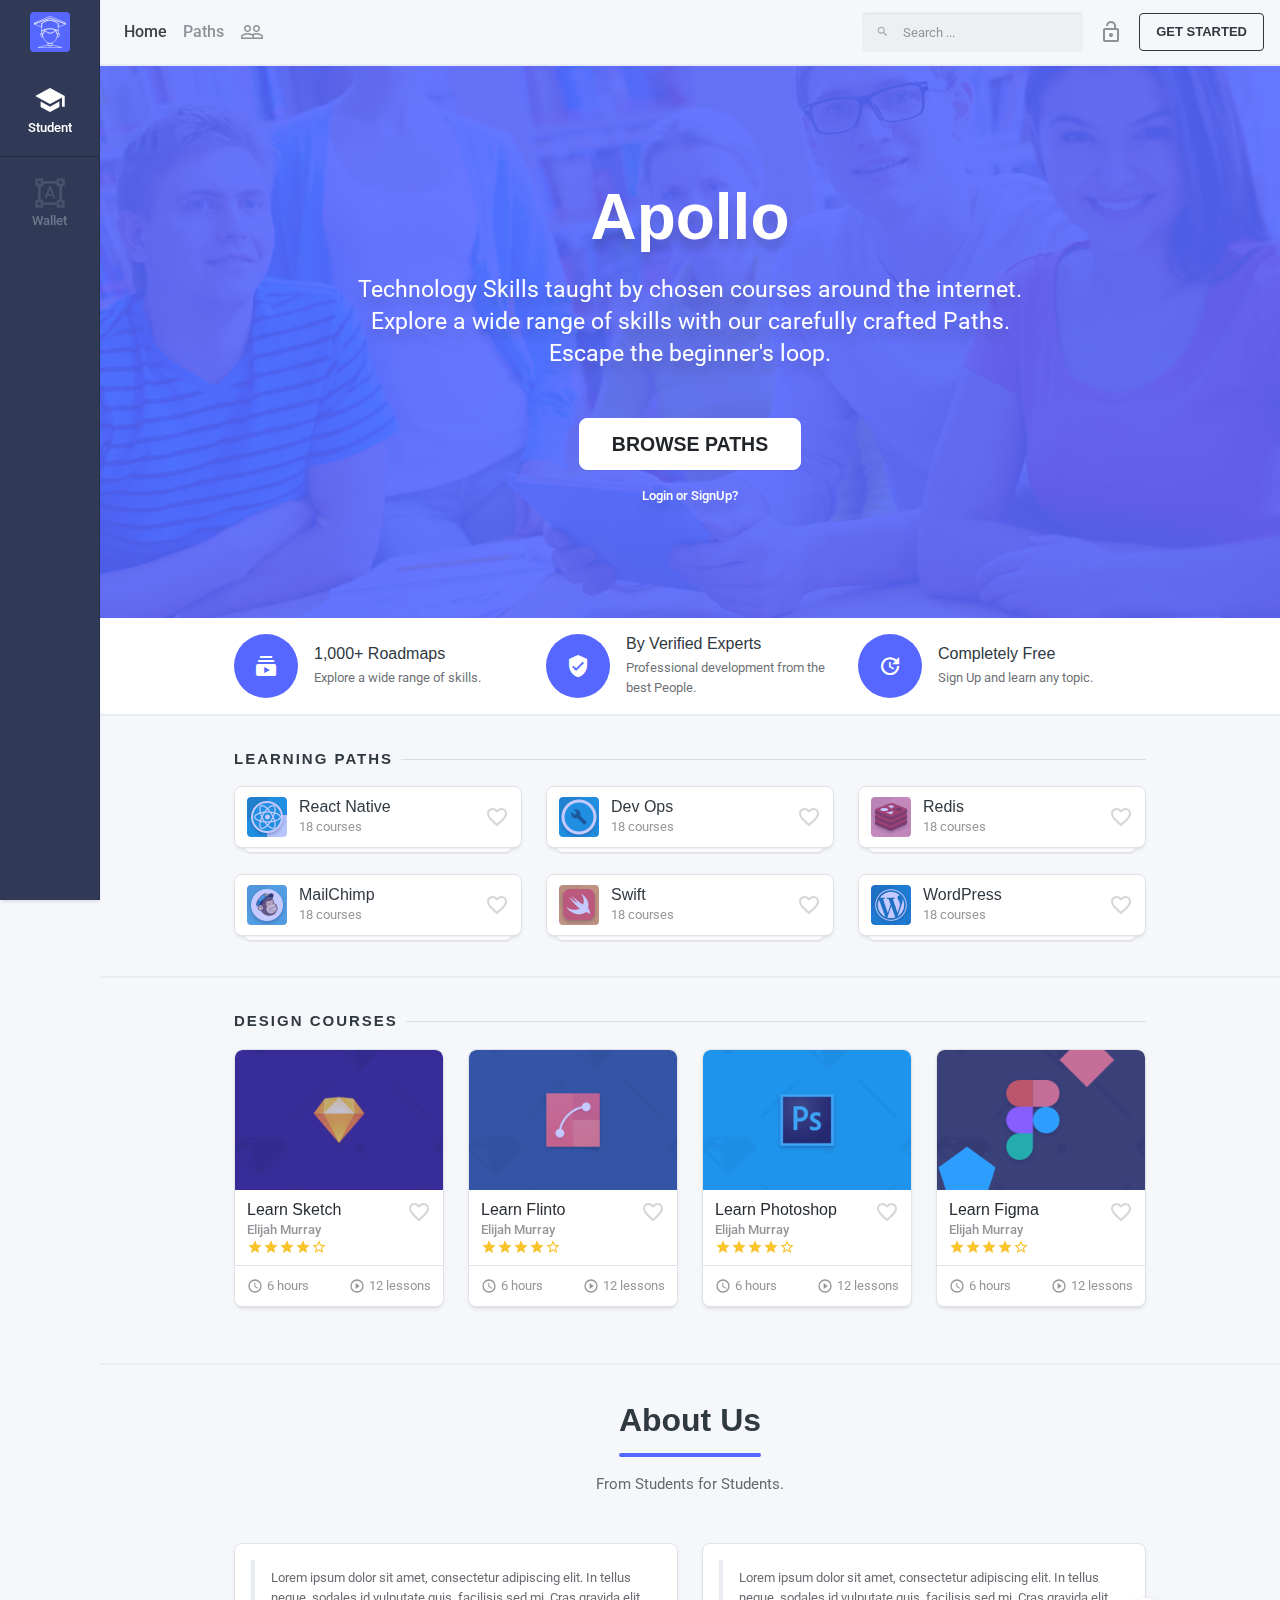
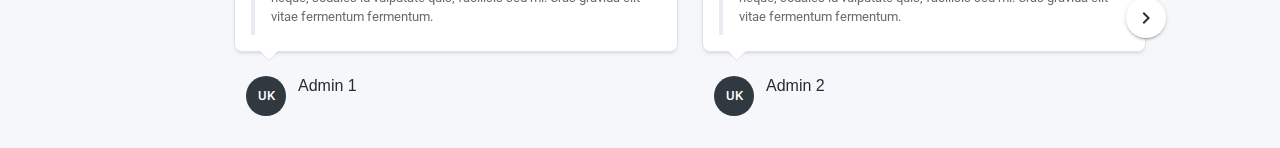
<file: Apollo1-front/Demos/Compact_App_Layout/index.html>
<!DOCTYPE html>
<html lang="en"
      dir="ltr">

    <head>
        <meta charset="utf-8">
        <meta http-equiv="X-UA-Compatible"
              content="IE=edge">
        <meta name="viewport"
              content="width=device-width, initial-scale=1, shrink-to-fit=no">
        <title>Apollo</title>

        <!-- Prevent the demo from appearing in search engines -->
        <meta name="robots"
              content="noindex">

        <link href="https://fonts.googleapis.com/css?family=Lato:400,700%7CRoboto:400,500%7CExo+2:600&display=swap"
              rel="stylesheet">

        <!-- Preloader -->
        <link type="text/css"
              href="../../public/vendor/spinkit.css"
              rel="stylesheet">

        <!-- Perfect Scrollbar -->
        <link type="text/css"
              href="../../public/vendor/perfect-scrollbar.css"
              rel="stylesheet">

        <!-- Material Design Icons -->
        <link type="text/css"
              href="../../public/css/material-icons.css"
              rel="stylesheet">

        <!-- Font Awesome Icons -->
        <link type="text/css"
              href="../../public/css/fontawesome.css"
              rel="stylesheet">

        <!-- Preloader -->
        <link type="text/css"
              href="../../public/css/preloader.css"
              rel="stylesheet">

        <!-- App CSS -->
        <link type="text/css"
              href="../../public/css/app.css"
              rel="stylesheet">

    </head>

    <body class="layout-compact layout-compact">

        <div class="preloader">
            <div class="sk-chase">
                <div class="sk-chase-dot"></div>
                <div class="sk-chase-dot"></div>
                <div class="sk-chase-dot"></div>
                <div class="sk-chase-dot"></div>
                <div class="sk-chase-dot"></div>
                <div class="sk-chase-dot"></div>
            </div>

            <!-- <div class="sk-bounce">
    <div class="sk-bounce-dot"></div>
    <div class="sk-bounce-dot"></div>
  </div> -->

            <!-- More spinner examples at https://github.com/tobiasahlin/SpinKit/blob/master/examples.html -->
        </div>

        <!-- Drawer Layout -->

        <div class="mdk-drawer-layout js-mdk-drawer-layout"
             data-push
             data-responsive-width="992px">
            <div class="mdk-drawer-layout__content page-content">

                <!-- Header -->

                <div class="navbar navbar-expand navbar-light border-bottom-2"
                     id="default-navbar"
                     data-primary>

                    <!-- Navbar toggler -->
                    <button class="navbar-toggler w-auto mr-16pt d-block d-lg-none rounded-0"
                            type="button"
                            data-toggle="sidebar">
                        <span class="material-icons">short_text</span>
                    </button>

                    <!-- Navbar Brand -->
                    <a href="index.html"
                       class="navbar-brand mr-16pt d-lg-none">
                        <!-- <img class="navbar-brand-icon" src="../../public/images/logo/white-100@2x.png" width="30" alt="Luma"> -->

                        <span class="avatar avatar-sm navbar-brand-icon mr-0 mr-lg-8pt">

                            <span class="avatar-title rounded bg-primary"><img src="../../public/images/illustration/student/128/white.svg"
                                     alt="logo"
                                     class="img-fluid" /></span>

                        </span>

                        <span class="d-none d-lg-block">Luma</span>
                    </a>

                    <ul class="nav navbar-nav d-none d-sm-flex flex justify-content-start ml-8pt">
                        <li class="nav-item active">
                            <a href="index.html"
                               class="nav-link">Home</a>
                        </li>
                      <!--  <li class="nav-item dropdown">
                            <a href="#"
                               class="nav-link dropdown-toggle"
                               data-toggle="dropdown"
                               data-caret="false">Courses</a>
                            <div class="dropdown-menu">
                                <a href="courses.html"
                                   class="dropdown-item">Browse Courses</a>
                                <a href="student-course.html"
                                   class="dropdown-item">Preview Course</a>
                                <a href="student-lesson.html"
                                   class="dropdown-item">Preview Lesson</a>
                                <a href="student-take-course.html"
                                   class="dropdown-item"><span class="mr-16pt">Take Course</span> <span class="badge badge-notifications badge-accent text-uppercase ml-auto">Pro</span></a>
                                <a href="student-take-lesson.html"
                                   class="dropdown-item">Take Lesson</a>
                                <a href="student-take-quiz.html"
                                   class="dropdown-item">Take Quiz</a>
                                <a href="student-quiz-result-details.html"
                                   class="dropdown-item">Quiz Result</a>
                                <a href="student-dashboard.html"
                                   class="dropdown-item">Student Dashboard</a>
                                <a href="student-my-courses.html"
                                   class="dropdown-item">My Courses</a>
                                <a href="student-quiz-results.html"
                                   class="dropdown-item">My Quizzes</a>
                                <a href="help-center.html"
                                   class="dropdown-item">Help Center</a>
                            </div> 
                        </li>  -->
                        <li class="nav-item dropdown">
                            <a href="#"
                               class="nav-link dropdown-toggle"
                               data-toggle="dropdown"
                               data-caret="false">Paths</a>
                            <div class="dropdown-menu">
                                <a href="paths.html"
                                   class="dropdown-item">Browse Paths</a>
                                <a href="student-path.html"
                                   class="dropdown-item">Path Details</a>
                                <a href="student-path-assessment.html"
                                   class="dropdown-item">Skill Assessment</a>
                                <a href="student-path-assessment-result.html"
                                   class="dropdown-item">Skill Result</a>
                                <a href="student-paths.html"
                                   class="dropdown-item">My Paths</a>
                            </div>
                        </li>
                       <!-- <li class="nav-item">
                            <a href="pricing.html"
                               class="nav-link">Pricing</a>
                        </li>
                        <li class="nav-item dropdown">
                            <a href="#"
                               class="nav-link dropdown-toggle"
                               data-toggle="dropdown"
                               data-caret="false">Teachers</a>
                            <div class="dropdown-menu">
                                <a href="instructor-dashboard.html"
                                   class="dropdown-item">Instructor Dashboard</a>
                                <a href="instructor-courses.html"
                                   class="dropdown-item">Manage Courses</a>
                                <a href="instructor-quizzes.html"
                                   class="dropdown-item">Manage Quizzes</a>
                                <a href="instructor-earnings.html"
                                   class="dropdown-item">Earnings</a>
                                <a href="instructor-statement.html"
                                   class="dropdown-item">Statement</a>
                                <a href="instructor-edit-course.html"
                                   class="dropdown-item">Edit Course</a>
                                <a href="instructor-edit-quiz.html"
                                   class="dropdown-item">Edit Quiz</a>
                            </div>
                        </li>  -->
                        <li class="nav-item dropdown"
                            data-toggle="tooltip"
                            data-title="Community"
                            data-placement="bottom"
                            data-boundary="window">
                            <a href="#"
                               class="nav-link dropdown-toggle"
                               data-toggle="dropdown"
                               data-caret="false">
                                <i class="material-icons">people_outline</i>
                            </a>
                            <div class="dropdown-menu">
                                <a href="teachers.html"
                                   class="dropdown-item">Browse Teachers</a>
                                <a href="student-profile.html"
                                   class="dropdown-item">Student Profile</a>
                                <a href="teacher-profile.html"
                                   class="dropdown-item">Instructor Profile</a>
                                <a href="blog.html"
                                   class="dropdown-item">Blog</a>
                                <a href="blog-post.html"
                                   class="dropdown-item">Blog Post</a>
                                <a href="faq.html"
                                   class="dropdown-item">FAQ</a>
                                <a href="help-center.html"
                                   class="dropdown-item">Help Center</a>
                                <a href="discussions.html"
                                   class="dropdown-item">Discussions</a>
                                <a href="discussion.html"
                                   class="dropdown-item">Discussion Details</a>
                                <a href="discussions-ask.html"
                                   class="dropdown-item">Ask Question</a>
                            </div>
                        </li>  
                    </ul>

                    <form class="search-form navbar-search d-none d-lg-flex mr-16pt"
                          action="index.html"
                          style="max-width: 230px">
                        <button class="btn"
                                type="submit"><i class="material-icons">search</i></button>
                        <input type="text"
                               class="form-control"
                               placeholder="Search ...">
                    </form>

                    <ul class="nav navbar-nav ml-auto mr-0">
                        <li class="nav-item">
                            <a href="login.html"
                               class="nav-link"
                               data-toggle="tooltip"
                               data-title="Login"
                               data-placement="bottom"
                               data-boundary="window"><i class="material-icons">lock_open</i></a>
                        </li>
                        <li class="nav-item">
                            <a href="signup.html"
                               class="btn btn-outline-dark">Get Started</a>
                        </li>
                    </ul>
                </div>

                <!-- // END Header -->

                <!-- BEFORE Page Content -->

                <!-- // END BEFORE Page Content -->

                <!-- Page Content -->

                <div class="mdk-box mdk-box--bg-primary bg-dark js-mdk-box mb-0"
                     data-effects="parallax-background blend-background">
                    <div class="mdk-box__bg">
                        <div class="mdk-box__bg-front"
                             style="background-image: url(../../public/images/photodune-4161018-group-of-students-m.jpg);"></div>
                    </div>
                    <div class="mdk-box__content justify-content-center">
                        <div class="hero container page__container text-center py-112pt">
                            <h1 class="text-white text-shadow">Apollo</h1>
                            <p class="lead measure-hero-lead mx-auto text-white text-shadow mb-48pt">Technology Skills taught by chosen courses around the internet. Explore a wide range of skills with our carefully crafted Paths. <br> Escape the beginner's loop.</p>

                            <a href="courses.html"
                               class="btn btn-lg btn-white btn--raised mb-16pt">Browse Paths</a>

                            <p class="mb-0"><a href=""
                                   class="text-white text-shadow"><strong>Login or SignUp?</strong></a></p>

                        </div>
                    </div>
                </div>

                <div class="border-bottom-2 py-16pt navbar-light bg-white border-bottom-2">
                    <div class="container page__container">
                        <div class="row align-items-center">
                            <div class="d-flex col-md align-items-center border-bottom border-md-0 mb-16pt mb-md-0 pb-16pt pb-md-0">
                                <div class="rounded-circle bg-primary w-64 h-64 d-inline-flex align-items-center justify-content-center mr-16pt">
                                    <i class="material-icons text-white">subscriptions</i>
                                </div>
                                <div class="flex">
                                    <div class="card-title mb-4pt">1,000+ Roadmaps</div>
                                    <p class="card-subtitle text-70">Explore a wide range of skills.</p>
                                </div>
                            </div>
                            <div class="d-flex col-md align-items-center border-bottom border-md-0 mb-16pt mb-md-0 pb-16pt pb-md-0">
                                <div class="rounded-circle bg-primary w-64 h-64 d-inline-flex align-items-center justify-content-center mr-16pt">
                                    <i class="material-icons text-white">verified_user</i>
                                </div>
                                <div class="flex">
                                    <div class="card-title mb-4pt">By Verified Experts</div>
                                    <p class="card-subtitle text-70">Professional development from the best People.</p>
                                </div>
                            </div>
                            <div class="d-flex col-md align-items-center">
                                <div class="rounded-circle bg-primary w-64 h-64 d-inline-flex align-items-center justify-content-center mr-16pt">
                                    <i class="material-icons text-white">update</i>
                                </div>
                                <div class="flex">
                                    <div class="card-title mb-4pt">Completely Free</div>
                                    <p class="card-subtitle text-70">Sign Up and learn any topic.</p>
                                </div>
                            </div>
                        </div>
                    </div>
                </div>

            <!--    <div class="page-section border-bottom-2">
                    <div class="container page__container">

                        <div class="page-separator">
                            <div class="page-separator__text">From the blog</div>
                        </div>

                        <div class="row card-group-row">

                            <div class="col-md-6 col-lg-4 card-group-row__col">

                                <div class="card card--elevated posts-card-popular overlay card-group-row__card">
                                    <img src="../../public/images/paths/sketch_430x168.png"
                                         alt=""
                                         class="card-img">
                                    <div class="fullbleed bg-primary"
                                         style="opacity: .5"></div>
                                    <div class="posts-card-popular__content">
                                        <div class="card-body d-flex align-items-center">
                                            <div class="avatar-group flex">
                                                <div class="avatar avatar-xs"
                                                     data-toggle="tooltip"
                                                     data-placement="top"
                                                     title="Janell D.">
                                                    <a href=""><img src="../../public/images/256_luke-porter-261779-unsplash.jpg"
                                                             alt="Avatar"
                                                             class="avatar-img rounded-circle"></a>
                                                </div>
                                            </div>
                                            <a style="text-decoration: none;"
                                               class="d-flex align-items-center"
                                               href=""><i class="material-icons mr-1"
                                                   style="font-size: inherit;">remove_red_eye</i> <small>327</small></a>
                                        </div>
                                        <div class="posts-card-popular__title card-body">
                                            <small class="text-muted text-uppercase">sketch</small>
                                            <a class="card-title"
                                               href="blog-post.html">Merge Duplicates Inconsistent Symbols</a>
                                        </div>
                                    </div>
                                </div>

                            </div>

                            <div class="col-md-6 col-lg-4 card-group-row__col">

                                <div class="card card--elevated posts-card-popular overlay card-group-row__card">
                                    <img src="../../public/images/paths/invision_430x168.png"
                                         alt=""
                                         class="card-img">
                                    <div class="fullbleed bg-primary"
                                         style="opacity: .5"></div>
                                    <div class="posts-card-popular__content">
                                        <div class="card-body d-flex align-items-center">
                                            <div class="avatar-group flex">
                                                <div class="avatar avatar-xs"
                                                     data-toggle="tooltip"
                                                     data-placement="top"
                                                     title="Janell D.">
                                                    <a href=""><img src="../../public/images/256_michael-dam-258165-unsplash.jpg"
                                                             alt="Avatar"
                                                             class="avatar-img rounded-circle"></a>
                                                </div>
                                            </div>
                                            <a style="text-decoration: none;"
                                               class="d-flex align-items-center"
                                               href=""><i class="material-icons mr-1"
                                                   style="font-size: inherit;">remove_red_eye</i> <small>327</small></a>
                                        </div>
                                        <div class="posts-card-popular__title card-body">
                                            <small class="text-muted text-uppercase">invision</small>
                                            <a class="card-title"
                                               href="blog-post.html">Design Systems Essentials</a>
                                        </div>
                                    </div>
                                </div>

                            </div>

                            <div class="col-md-6 col-lg-4 card-group-row__col">

                                <div class="card card--elevated posts-card-popular overlay card-group-row__card">
                                    <img src="../../public/images/paths/photoshop_430x168.png"
                                         alt=""
                                         class="card-img">
                                    <div class="fullbleed bg-primary"
                                         style="opacity: .5"></div>
                                    <div class="posts-card-popular__content">
                                        <div class="card-body d-flex align-items-center">
                                            <div class="avatar-group flex">
                                                <div class="avatar avatar-xs"
                                                     data-toggle="tooltip"
                                                     data-placement="top"
                                                     title="Janell D.">
                                                    <a href=""><img src="../../public/images/256_rsz_1andy-lee-642320-unsplash.jpg"
                                                             alt="Avatar"
                                                             class="avatar-img rounded-circle"></a>
                                                </div>
                                            </div>
                                            <a style="text-decoration: none;"
                                               class="d-flex align-items-center"
                                               href=""><i class="material-icons mr-1"
                                                   style="font-size: inherit;">remove_red_eye</i> <small>327</small></a>
                                        </div>
                                        <div class="posts-card-popular__title card-body">
                                            <small class="text-muted text-uppercase">photoshop</small>
                                            <a class="card-title"
                                               href="blog-post.html">Semantic Logo Design</a>
                                        </div>
                                    </div>
                                </div>

                            </div>

                        </div>

                        <div class="posts-cards">

                            <div class="card posts-card mb-0">
                                <div class="posts-card__content d-flex align-items-center flex-wrap">
                                    <div class="avatar avatar-lg mr-3">
                                        <a href="blog-post.html"><img src="../../public/images/paths/invision_200x168.png"
                                                 alt="avatar"
                                                 class="avatar-img rounded"></a>
                                    </div>
                                    <div class="posts-card__title flex d-flex flex-column">
                                        <a href="blog-post.html"
                                           class="card-title mr-3">Design Systems Essentials</a>
                                        <small class="text-50">35 views last week</small>
                                    </div>
                                    <div class="d-flex align-items-center flex-column flex-sm-row posts-card__meta">
                                        <div class="mr-3 text-50 text-uppercase posts-card__tag d-flex align-items-center">
                                            <i class="material-icons text-muted-light mr-1">folder_open</i> inVision
                                        </div>
                                        <div class="mr-3 text-50 posts-card__date">
                                            <small>11 Nov, 2018 07:46 AM</small>
                                        </div>
                                        <div class="media ml-sm-auto align-items-center">
                                            <div class="media-left mr-2 avatar-group">

                                                <div class="avatar avatar-xs"
                                                     data-toggle="tooltip"
                                                     data-placement="top"
                                                     title="Janell D.">
                                                    <img src="../../public/images/256_rsz_1andy-lee-642320-unsplash.jpg"
                                                         alt="Avatar"
                                                         class="avatar-img rounded-circle">
                                                </div>

                                                <div class="avatar avatar-xs"
                                                     data-toggle="tooltip"
                                                     data-placement="top"
                                                     title="Janell D.">
                                                    <img src="../../public/images/256_michael-dam-258165-unsplash.jpg"
                                                         alt="Avatar"
                                                         class="avatar-img rounded-circle">
                                                </div>

                                                <div class="avatar avatar-xs"
                                                     data-toggle="tooltip"
                                                     data-placement="top"
                                                     title="Janell D.">
                                                    <img src="../../public/images/256_luke-porter-261779-unsplash.jpg"
                                                         alt="Avatar"
                                                         class="avatar-img rounded-circle">
                                                </div>

                                            </div>
                                            <div class="media-body">

                                                <a href="">+2 more</a>

                                            </div>
                                        </div>
                                    </div>
                                </div>
                            </div>

                        </div>

                    </div>
                </div> -->

                <div class="page-section border-bottom-2">
                    <div class="container page__container">
                        <div class="page-separator">
                            <div class="page-separator__text">Learning Paths</div>
                        </div>

                        <div class="row card-group-row">

                            <div class="col-sm-4 card-group-row__col">

                                <div class="card js-overlay card-sm overlay--primary-dodger-blue stack stack--1 card-group-row__card"
                                     data-toggle="popover"
                                     data-trigger="click">

                                    <div class="card-body d-flex flex-column">
                                        <div class="d-flex align-items-center">
                                            <div class="flex">
                                                <div class="d-flex align-items-center">
                                                    <div class="rounded mr-12pt z-0 o-hidden">
                                                        <div class="overlay">
                                                            <img src="../../public/images/paths/react_40x40@2x.png"
                                                                 width="40"
                                                                 height="40"
                                                                 alt="Angular"
                                                                 class="rounded">
                                                            <span class="overlay__content overlay__content-transparent">
                                                                <span class="overlay__action d-flex flex-column text-center lh-1">
                                                                    <small class="h6 small text-white mb-0"
                                                                           style="font-weight: 500;">80%</small>
                                                                </span>
                                                            </span>
                                                        </div>
                                                    </div>
                                                    <div class="flex">
                                                        <div class="card-title">React Native</div>
                                                        <p class="flex text-50 lh-1 mb-0"><small>18 courses</small></p>
                                                    </div>
                                                </div>
                                            </div>

                                            <a href="student-path.html"
                                               data-toggle="tooltip"
                                               data-title="Add Favorite"
                                               data-placement="top"
                                               data-boundary="window"
                                               class="ml-4pt material-icons text-20 card-course__icon-favorite">favorite_border</a>

                                        </div>

                                    </div>
                                </div>

                                <div class="popoverContainer d-none">
                                    <div class="media">
                                        <div class="media-left mr-12pt">
                                            <img src="../../public/images/paths/react_40x40@2x.png"
                                                 width="40"
                                                 height="40"
                                                 alt="Angular"
                                                 class="rounded">
                                        </div>
                                        <div class="media-body">
                                            <div class="card-title">React Native</div>
                                            <p class="text-50 d-flex lh-1 mb-0 small">18 courses</p>
                                        </div>
                                    </div>

                                    <p class="mt-16pt text-70">Learn the fundamentals of working with React Native and how to create basic applications.</p>

                                    <div class="my-32pt">
                                        <div class="d-flex align-items-center mb-8pt justify-content-center">
                                            <div class="d-flex align-items-center mr-8pt">
                                                <span class="material-icons icon-16pt text-50 mr-4pt">access_time</span>
                                                <p class="flex text-50 lh-1 mb-0"><small>50 minutes left</small></p>
                                            </div>
                                            <div class="d-flex align-items-center">
                                                <span class="material-icons icon-16pt text-50 mr-4pt">play_circle_outline</span>
                                                <p class="flex text-50 lh-1 mb-0"><small>12 lessons</small></p>
                                            </div>
                                        </div>
                                        <div class="d-flex align-items-center justify-content-center">
                                            <a href="student-path.html"
                                               class="btn btn-primary mr-8pt">Resume</a>
                                            <a href="student-path.html"
                                               class="btn btn-outline-secondary ml-0">Start over</a>
                                        </div>
                                    </div>

                                    <div class="d-flex align-items-center">
                                        <small class="text-50 mr-8pt">Your rating</small>
                                        <div class="rating mr-8pt">
                                            <span class="rating__item"><span class="material-icons text-primary">star</span></span>
                                            <span class="rating__item"><span class="material-icons text-primary">star</span></span>
                                            <span class="rating__item"><span class="material-icons text-primary">star</span></span>
                                            <span class="rating__item"><span class="material-icons text-primary">star</span></span>
                                            <span class="rating__item"><span class="material-icons text-primary">star_border</span></span>
                                        </div>
                                        <small class="text-50">4/5</small>
                                    </div>
                                </div>

                            </div>

                            <div class="col-sm-4 card-group-row__col">

                                <div class="card js-overlay card-sm overlay--primary-dodger-blue stack stack--1 card-group-row__card"
                                     data-toggle="popover"
                                     data-trigger="click">

                                    <div class="card-body d-flex flex-column">
                                        <div class="d-flex align-items-center">
                                            <div class="flex">
                                                <div class="d-flex align-items-center">
                                                    <div class="rounded mr-12pt z-0 o-hidden">
                                                        <div class="overlay">
                                                            <img src="../../public/images/paths/devops_40x40@2x.png"
                                                                 width="40"
                                                                 height="40"
                                                                 alt="Angular"
                                                                 class="rounded">
                                                            <span class="overlay__content overlay__content-transparent">
                                                                <span class="overlay__action d-flex flex-column text-center lh-1">
                                                                    <small class="h6 small text-white mb-0"
                                                                           style="font-weight: 500;">80%</small>
                                                                </span>
                                                            </span>
                                                        </div>
                                                    </div>
                                                    <div class="flex">
                                                        <div class="card-title">Dev Ops</div>
                                                        <p class="flex text-50 lh-1 mb-0"><small>18 courses</small></p>
                                                    </div>
                                                </div>
                                            </div>

                                            <a href="student-path.html"
                                               data-toggle="tooltip"
                                               data-title="Add Favorite"
                                               data-placement="top"
                                               data-boundary="window"
                                               class="ml-4pt material-icons text-20 card-course__icon-favorite">favorite_border</a>

                                        </div>

                                    </div>
                                </div>

                                <div class="popoverContainer d-none">
                                    <div class="media">
                                        <div class="media-left mr-12pt">
                                            <img src="../../public/images/paths/devops_40x40@2x.png"
                                                 width="40"
                                                 height="40"
                                                 alt="Angular"
                                                 class="rounded">
                                        </div>
                                        <div class="media-body">
                                            <div class="card-title">Dev Ops</div>
                                            <p class="text-50 d-flex lh-1 mb-0 small">18 courses</p>
                                        </div>
                                    </div>

                                    <p class="mt-16pt text-70">Learn the fundamentals of working with Dev Ops and how to create basic applications.</p>

                                    <div class="my-32pt">
                                        <div class="d-flex align-items-center mb-8pt justify-content-center">
                                            <div class="d-flex align-items-center mr-8pt">
                                                <span class="material-icons icon-16pt text-50 mr-4pt">access_time</span>
                                                <p class="flex text-50 lh-1 mb-0"><small>50 minutes left</small></p>
                                            </div>
                                            <div class="d-flex align-items-center">
                                                <span class="material-icons icon-16pt text-50 mr-4pt">play_circle_outline</span>
                                                <p class="flex text-50 lh-1 mb-0"><small>12 lessons</small></p>
                                            </div>
                                        </div>
                                        <div class="d-flex align-items-center justify-content-center">
                                            <a href="student-path.html"
                                               class="btn btn-primary mr-8pt">Resume</a>
                                            <a href="student-path.html"
                                               class="btn btn-outline-secondary ml-0">Start over</a>
                                        </div>
                                    </div>

                                    <div class="d-flex align-items-center">
                                        <small class="text-50 mr-8pt">Your rating</small>
                                        <div class="rating mr-8pt">
                                            <span class="rating__item"><span class="material-icons text-primary">star</span></span>
                                            <span class="rating__item"><span class="material-icons text-primary">star</span></span>
                                            <span class="rating__item"><span class="material-icons text-primary">star</span></span>
                                            <span class="rating__item"><span class="material-icons text-primary">star</span></span>
                                            <span class="rating__item"><span class="material-icons text-primary">star_border</span></span>
                                        </div>
                                        <small class="text-50">4/5</small>
                                    </div>
                                </div>

                            </div>

                            <div class="col-sm-4 card-group-row__col">

                                <div class="card js-overlay card-sm overlay--primary-dodger-blue stack stack--1 card-group-row__card"
                                     data-toggle="popover"
                                     data-trigger="click">

                                    <div class="card-body d-flex flex-column">
                                        <div class="d-flex align-items-center">
                                            <div class="flex">
                                                <div class="d-flex align-items-center">
                                                    <div class="rounded mr-12pt z-0 o-hidden">
                                                        <div class="overlay">
                                                            <img src="../../public/images/paths/redis_40x40@2x.png"
                                                                 width="40"
                                                                 height="40"
                                                                 alt="Angular"
                                                                 class="rounded">
                                                            <span class="overlay__content overlay__content-transparent">
                                                                <span class="overlay__action d-flex flex-column text-center lh-1">
                                                                    <small class="h6 small text-white mb-0"
                                                                           style="font-weight: 500;">80%</small>
                                                                </span>
                                                            </span>
                                                        </div>
                                                    </div>
                                                    <div class="flex">
                                                        <div class="card-title">Redis</div>
                                                        <p class="flex text-50 lh-1 mb-0"><small>18 courses</small></p>
                                                    </div>
                                                </div>
                                            </div>

                                            <a href="student-path.html"
                                               data-toggle="tooltip"
                                               data-title="Add Favorite"
                                               data-placement="top"
                                               data-boundary="window"
                                               class="ml-4pt material-icons text-20 card-course__icon-favorite">favorite_border</a>

                                        </div>

                                    </div>
                                </div>

                                <div class="popoverContainer d-none">
                                    <div class="media">
                                        <div class="media-left mr-12pt">
                                            <img src="../../public/images/paths/redis_40x40@2x.png"
                                                 width="40"
                                                 height="40"
                                                 alt="Angular"
                                                 class="rounded">
                                        </div>
                                        <div class="media-body">
                                            <div class="card-title">Redis</div>
                                            <p class="text-50 d-flex lh-1 mb-0 small">18 courses</p>
                                        </div>
                                    </div>

                                    <p class="mt-16pt text-70">Learn the fundamentals of working with Redis and how to create basic applications.</p>

                                    <div class="my-32pt">
                                        <div class="d-flex align-items-center mb-8pt justify-content-center">
                                            <div class="d-flex align-items-center mr-8pt">
                                                <span class="material-icons icon-16pt text-50 mr-4pt">access_time</span>
                                                <p class="flex text-50 lh-1 mb-0"><small>50 minutes left</small></p>
                                            </div>
                                            <div class="d-flex align-items-center">
                                                <span class="material-icons icon-16pt text-50 mr-4pt">play_circle_outline</span>
                                                <p class="flex text-50 lh-1 mb-0"><small>12 lessons</small></p>
                                            </div>
                                        </div>
                                        <div class="d-flex align-items-center justify-content-center">
                                            <a href="student-path.html"
                                               class="btn btn-primary mr-8pt">Resume</a>
                                            <a href="student-path.html"
                                               class="btn btn-outline-secondary ml-0">Start over</a>
                                        </div>
                                    </div>

                                    <div class="d-flex align-items-center">
                                        <small class="text-50 mr-8pt">Your rating</small>
                                        <div class="rating mr-8pt">
                                            <span class="rating__item"><span class="material-icons text-primary">star</span></span>
                                            <span class="rating__item"><span class="material-icons text-primary">star</span></span>
                                            <span class="rating__item"><span class="material-icons text-primary">star</span></span>
                                            <span class="rating__item"><span class="material-icons text-primary">star</span></span>
                                            <span class="rating__item"><span class="material-icons text-primary">star_border</span></span>
                                        </div>
                                        <small class="text-50">4/5</small>
                                    </div>
                                </div>

                            </div>

                        </div>

                        <div class="row card-group-row mb-lg-8pt">

                            <div class="col-sm-4 card-group-row__col">

                                <div class="card js-overlay card-sm overlay--primary-dodger-blue stack stack--1 card-group-row__card mb-lg-0"
                                     data-toggle="popover"
                                     data-trigger="click">

                                    <div class="card-body d-flex flex-column">
                                        <div class="d-flex align-items-center">
                                            <div class="flex">
                                                <div class="d-flex align-items-center">
                                                    <div class="rounded mr-12pt z-0 o-hidden">
                                                        <div class="overlay">
                                                            <img src="../../public/images/paths/mailchimp_40x40@2x.png"
                                                                 width="40"
                                                                 height="40"
                                                                 alt="Angular"
                                                                 class="rounded">
                                                            <span class="overlay__content overlay__content-transparent">
                                                                <span class="overlay__action d-flex flex-column text-center lh-1">
                                                                    <small class="h6 small text-white mb-0"
                                                                           style="font-weight: 500;">80%</small>
                                                                </span>
                                                            </span>
                                                        </div>
                                                    </div>
                                                    <div class="flex">
                                                        <div class="card-title">MailChimp</div>
                                                        <p class="flex text-50 lh-1 mb-0"><small>18 courses</small></p>
                                                    </div>
                                                </div>
                                            </div>

                                            <a href="student-path.html"
                                               data-toggle="tooltip"
                                               data-title="Add Favorite"
                                               data-placement="top"
                                               data-boundary="window"
                                               class="ml-4pt material-icons text-20 card-course__icon-favorite">favorite_border</a>

                                        </div>

                                    </div>
                                </div>

                                <div class="popoverContainer d-none">
                                    <div class="media">
                                        <div class="media-left mr-12pt">
                                            <img src="../../public/images/paths/mailchimp_40x40@2x.png"
                                                 width="40"
                                                 height="40"
                                                 alt="Angular"
                                                 class="rounded">
                                        </div>
                                        <div class="media-body">
                                            <div class="card-title">MailChimp</div>
                                            <p class="text-50 d-flex lh-1 mb-0 small">18 courses</p>
                                        </div>
                                    </div>

                                    <p class="mt-16pt text-70">Learn the fundamentals of working with MailChimp and how to create basic applications.</p>

                                    <div class="my-32pt">
                                        <div class="d-flex align-items-center mb-8pt justify-content-center">
                                            <div class="d-flex align-items-center mr-8pt">
                                                <span class="material-icons icon-16pt text-50 mr-4pt">access_time</span>
                                                <p class="flex text-50 lh-1 mb-0"><small>50 minutes left</small></p>
                                            </div>
                                            <div class="d-flex align-items-center">
                                                <span class="material-icons icon-16pt text-50 mr-4pt">play_circle_outline</span>
                                                <p class="flex text-50 lh-1 mb-0"><small>12 lessons</small></p>
                                            </div>
                                        </div>
                                        <div class="d-flex align-items-center justify-content-center">
                                            <a href="student-path.html"
                                               class="btn btn-primary mr-8pt">Resume</a>
                                            <a href="student-path.html"
                                               class="btn btn-outline-secondary ml-0">Start over</a>
                                        </div>
                                    </div>

                                    <div class="d-flex align-items-center">
                                        <small class="text-50 mr-8pt">Your rating</small>
                                        <div class="rating mr-8pt">
                                            <span class="rating__item"><span class="material-icons text-primary">star</span></span>
                                            <span class="rating__item"><span class="material-icons text-primary">star</span></span>
                                            <span class="rating__item"><span class="material-icons text-primary">star</span></span>
                                            <span class="rating__item"><span class="material-icons text-primary">star</span></span>
                                            <span class="rating__item"><span class="material-icons text-primary">star_border</span></span>
                                        </div>
                                        <small class="text-50">4/5</small>
                                    </div>
                                </div>

                            </div>

                            <div class="col-sm-4 card-group-row__col">

                                <div class="card js-overlay card-sm overlay--primary-dodger-blue stack stack--1 card-group-row__card mb-lg-0"
                                     data-toggle="popover"
                                     data-trigger="click">

                                    <div class="card-body d-flex flex-column">
                                        <div class="d-flex align-items-center">
                                            <div class="flex">
                                                <div class="d-flex align-items-center">
                                                    <div class="rounded mr-12pt z-0 o-hidden">
                                                        <div class="overlay">
                                                            <img src="../../public/images/paths/swift_40x40@2x.png"
                                                                 width="40"
                                                                 height="40"
                                                                 alt="Angular"
                                                                 class="rounded">
                                                            <span class="overlay__content overlay__content-transparent">
                                                                <span class="overlay__action d-flex flex-column text-center lh-1">
                                                                    <small class="h6 small text-white mb-0"
                                                                           style="font-weight: 500;">80%</small>
                                                                </span>
                                                            </span>
                                                        </div>
                                                    </div>
                                                    <div class="flex">
                                                        <div class="card-title">Swift</div>
                                                        <p class="flex text-50 lh-1 mb-0"><small>18 courses</small></p>
                                                    </div>
                                                </div>
                                            </div>

                                            <a href="student-path.html"
                                               data-toggle="tooltip"
                                               data-title="Add Favorite"
                                               data-placement="top"
                                               data-boundary="window"
                                               class="ml-4pt material-icons text-20 card-course__icon-favorite">favorite_border</a>

                                        </div>

                                    </div>
                                </div>

                                <div class="popoverContainer d-none">
                                    <div class="media">
                                        <div class="media-left mr-12pt">
                                            <img src="../../public/images/paths/swift_40x40@2x.png"
                                                 width="40"
                                                 height="40"
                                                 alt="Angular"
                                                 class="rounded">
                                        </div>
                                        <div class="media-body">
                                            <div class="card-title">Swift</div>
                                            <p class="text-50 d-flex lh-1 mb-0 small">18 courses</p>
                                        </div>
                                    </div>

                                    <p class="mt-16pt text-70">Learn the fundamentals of working with Swift and how to create basic applications.</p>

                                    <div class="my-32pt">
                                        <div class="d-flex align-items-center mb-8pt justify-content-center">
                                            <div class="d-flex align-items-center mr-8pt">
                                                <span class="material-icons icon-16pt text-50 mr-4pt">access_time</span>
                                                <p class="flex text-50 lh-1 mb-0"><small>50 minutes left</small></p>
                                            </div>
                                            <div class="d-flex align-items-center">
                                                <span class="material-icons icon-16pt text-50 mr-4pt">play_circle_outline</span>
                                                <p class="flex text-50 lh-1 mb-0"><small>12 lessons</small></p>
                                            </div>
                                        </div>
                                        <div class="d-flex align-items-center justify-content-center">
                                            <a href="student-path.html"
                                               class="btn btn-primary mr-8pt">Resume</a>
                                            <a href="student-path.html"
                                               class="btn btn-outline-secondary ml-0">Start over</a>
                                        </div>
                                    </div>

                                    <div class="d-flex align-items-center">
                                        <small class="text-50 mr-8pt">Your rating</small>
                                        <div class="rating mr-8pt">
                                            <span class="rating__item"><span class="material-icons text-primary">star</span></span>
                                            <span class="rating__item"><span class="material-icons text-primary">star</span></span>
                                            <span class="rating__item"><span class="material-icons text-primary">star</span></span>
                                            <span class="rating__item"><span class="material-icons text-primary">star</span></span>
                                            <span class="rating__item"><span class="material-icons text-primary">star_border</span></span>
                                        </div>
                                        <small class="text-50">4/5</small>
                                    </div>
                                </div>

                            </div>

                            <div class="col-sm-4 card-group-row__col">

                                <div class="card js-overlay card-sm overlay--primary-dodger-blue stack stack--1 card-group-row__card mb-lg-0"
                                     data-toggle="popover"
                                     data-trigger="click">

                                    <div class="card-body d-flex flex-column">
                                        <div class="d-flex align-items-center">
                                            <div class="flex">
                                                <div class="d-flex align-items-center">
                                                    <div class="rounded mr-12pt z-0 o-hidden">
                                                        <div class="overlay">
                                                            <img src="../../public/images/paths/wordpress_40x40@2x.png"
                                                                 width="40"
                                                                 height="40"
                                                                 alt="Angular"
                                                                 class="rounded">
                                                            <span class="overlay__content overlay__content-transparent">
                                                                <span class="overlay__action d-flex flex-column text-center lh-1">
                                                                    <small class="h6 small text-white mb-0"
                                                                           style="font-weight: 500;">80%</small>
                                                                </span>
                                                            </span>
                                                        </div>
                                                    </div>
                                                    <div class="flex">
                                                        <div class="card-title">WordPress</div>
                                                        <p class="flex text-50 lh-1 mb-0"><small>18 courses</small></p>
                                                    </div>
                                                </div>
                                            </div>

                                            <a href="student-path.html"
                                               data-toggle="tooltip"
                                               data-title="Add Favorite"
                                               data-placement="top"
                                               data-boundary="window"
                                               class="ml-4pt material-icons text-20 card-course__icon-favorite">favorite_border</a>

                                        </div>

                                    </div>
                                </div>

                                <div class="popoverContainer d-none">
                                    <div class="media">
                                        <div class="media-left mr-12pt">
                                            <img src="../../public/images/paths/wordpress_40x40@2x.png"
                                                 width="40"
                                                 height="40"
                                                 alt="Angular"
                                                 class="rounded">
                                        </div>
                                        <div class="media-body">
                                            <div class="card-title">WordPress</div>
                                            <p class="text-50 d-flex lh-1 mb-0 small">18 courses</p>
                                        </div>
                                    </div>

                                    <p class="mt-16pt text-70">Learn the fundamentals of working with WordPress and how to create basic applications.</p>

                                    <div class="my-32pt">
                                        <div class="d-flex align-items-center mb-8pt justify-content-center">
                                            <div class="d-flex align-items-center mr-8pt">
                                                <span class="material-icons icon-16pt text-50 mr-4pt">access_time</span>
                                                <p class="flex text-50 lh-1 mb-0"><small>50 minutes left</small></p>
                                            </div>
                                            <div class="d-flex align-items-center">
                                                <span class="material-icons icon-16pt text-50 mr-4pt">play_circle_outline</span>
                                                <p class="flex text-50 lh-1 mb-0"><small>12 lessons</small></p>
                                            </div>
                                        </div>
                                        <div class="d-flex align-items-center justify-content-center">
                                            <a href="student-path.html"
                                               class="btn btn-primary mr-8pt">Resume</a>
                                            <a href="student-path.html"
                                               class="btn btn-outline-secondary ml-0">Start over</a>
                                        </div>
                                    </div>

                                    <div class="d-flex align-items-center">
                                        <small class="text-50 mr-8pt">Your rating</small>
                                        <div class="rating mr-8pt">
                                            <span class="rating__item"><span class="material-icons text-primary">star</span></span>
                                            <span class="rating__item"><span class="material-icons text-primary">star</span></span>
                                            <span class="rating__item"><span class="material-icons text-primary">star</span></span>
                                            <span class="rating__item"><span class="material-icons text-primary">star</span></span>
                                            <span class="rating__item"><span class="material-icons text-primary">star_border</span></span>
                                        </div>
                                        <small class="text-50">4/5</small>
                                    </div>
                                </div>

                            </div>

                        </div>

                    </div>
                </div>

                <div class="page-section border-bottom-2">
                    <div class="container page__container">
                        <div class="page-separator">
                            <div class="page-separator__text">Design Courses</div>
                        </div>

                        <div class="row card-group-row">

                            <div class="col-md-6 col-lg-4 col-xl-3 card-group-row__col">

                                <div class="card card-sm card--elevated p-relative o-hidden overlay overlay--primary-dodger-blue js-overlay card-group-row__card"
                                     data-toggle="popover"
                                     data-trigger="click">

                                    <a href="student-course.html"
                                       class="card-img-top js-image"
                                       data-position=""
                                       data-height="140">
                                        <img src="../../public/images/paths/sketch_430x168.png"
                                             alt="course">
                                        <span class="overlay__content">
                                            <span class="overlay__action d-flex flex-column text-center">
                                                <i class="material-icons icon-32pt">play_circle_outline</i>
                                                <span class="card-title text-white">Preview</span>
                                            </span>
                                        </span>
                                    </a>

                                    <div class="card-body flex">
                                        <div class="d-flex">
                                            <div class="flex">
                                                <a class="card-title"
                                                   href="student-course.html">Learn Sketch</a>
                                                <small class="text-50 font-weight-bold mb-4pt">Elijah Murray</small>
                                            </div>
                                            <a href="student-course.html"
                                               data-toggle="tooltip"
                                               data-title="Add Favorite"
                                               data-placement="top"
                                               data-boundary="window"
                                               class="ml-4pt material-icons text-20 card-course__icon-favorite">favorite_border</a>
                                        </div>
                                        <div class="d-flex">
                                            <div class="rating flex">
                                                <span class="rating__item"><span class="material-icons">star</span></span>
                                                <span class="rating__item"><span class="material-icons">star</span></span>
                                                <span class="rating__item"><span class="material-icons">star</span></span>
                                                <span class="rating__item"><span class="material-icons">star</span></span>
                                                <span class="rating__item"><span class="material-icons">star_border</span></span>
                                            </div>
                                            <!-- <small class="text-50">6 hours</small> -->
                                        </div>
                                    </div>
                                    <div class="card-footer">
                                        <div class="row justify-content-between">
                                            <div class="col-auto d-flex align-items-center">
                                                <span class="material-icons icon-16pt text-50 mr-4pt">access_time</span>
                                                <p class="flex text-50 lh-1 mb-0"><small>6 hours</small></p>
                                            </div>
                                            <div class="col-auto d-flex align-items-center">
                                                <span class="material-icons icon-16pt text-50 mr-4pt">play_circle_outline</span>
                                                <p class="flex text-50 lh-1 mb-0"><small>12 lessons</small></p>
                                            </div>
                                        </div>
                                    </div>
                                </div>
                                <div class="popoverContainer d-none">
                                    <div class="media">
                                        <div class="media-left mr-12pt">
                                            <img src="../../public/images/paths/sketch_40x40@2x.png"
                                                 width="40"
                                                 height="40"
                                                 alt="Angular"
                                                 class="rounded">
                                        </div>
                                        <div class="media-body">
                                            <div class="card-title mb-0">Learn Sketch</div>
                                            <p class="lh-1 mb-0">
                                                <span class="text-50 small">with</span>
                                                <span class="text-50 small font-weight-bold">Elijah Murray</span>
                                            </p>
                                        </div>
                                    </div>

                                    <p class="my-16pt text-70">Learn the fundamentals of working with Angular and how to create basic applications.</p>

                                    <div class="mb-16pt">
                                        <div class="d-flex align-items-center">
                                            <span class="material-icons icon-16pt text-50 mr-8pt">check</span>
                                            <p class="flex text-50 lh-1 mb-0"><small>Fundamentals of working with Angular</small></p>
                                        </div>
                                        <div class="d-flex align-items-center">
                                            <span class="material-icons icon-16pt text-50 mr-8pt">check</span>
                                            <p class="flex text-50 lh-1 mb-0"><small>Create complete Angular applications</small></p>
                                        </div>
                                        <div class="d-flex align-items-center">
                                            <span class="material-icons icon-16pt text-50 mr-8pt">check</span>
                                            <p class="flex text-50 lh-1 mb-0"><small>Working with the Angular CLI</small></p>
                                        </div>
                                        <div class="d-flex align-items-center">
                                            <span class="material-icons icon-16pt text-50 mr-8pt">check</span>
                                            <p class="flex text-50 lh-1 mb-0"><small>Understanding Dependency Injection</small></p>
                                        </div>
                                        <div class="d-flex align-items-center">
                                            <span class="material-icons icon-16pt text-50 mr-8pt">check</span>
                                            <p class="flex text-50 lh-1 mb-0"><small>Testing with Angular</small></p>
                                        </div>
                                    </div>

                                    <div class="row align-items-center">
                                        <div class="col-auto">
                                            <div class="d-flex align-items-center mb-4pt">
                                                <span class="material-icons icon-16pt text-50 mr-4pt">access_time</span>
                                                <p class="flex text-50 lh-1 mb-0"><small>6 hours</small></p>
                                            </div>
                                            <div class="d-flex align-items-center mb-4pt">
                                                <span class="material-icons icon-16pt text-50 mr-4pt">play_circle_outline</span>
                                                <p class="flex text-50 lh-1 mb-0"><small>12 lessons</small></p>
                                            </div>
                                            <div class="d-flex align-items-center">
                                                <span class="material-icons icon-16pt text-50 mr-4pt">assessment</span>
                                                <p class="flex text-50 lh-1 mb-0"><small>Beginner</small></p>
                                            </div>
                                        </div>
                                        <div class="col text-right">
                                            <a href="student-course.html"
                                               class="btn btn-primary">Watch trailer</a>
                                        </div>
                                    </div>

                                </div>

                            </div>

                            <div class="col-md-6 col-lg-4 col-xl-3 card-group-row__col">

                                <div class="card card-sm card--elevated p-relative o-hidden overlay overlay--primary-dodger-blue js-overlay card-group-row__card"
                                     data-toggle="popover"
                                     data-trigger="click">

                                    <a href="student-course.html"
                                       class="card-img-top js-image"
                                       data-position=""
                                       data-height="140">
                                        <img src="../../public/images/paths/flinto_430x168.png"
                                             alt="course">
                                        <span class="overlay__content">
                                            <span class="overlay__action d-flex flex-column text-center">
                                                <i class="material-icons icon-32pt">play_circle_outline</i>
                                                <span class="card-title text-white">Preview</span>
                                            </span>
                                        </span>
                                    </a>

                                    <div class="card-body flex">
                                        <div class="d-flex">
                                            <div class="flex">
                                                <a class="card-title"
                                                   href="student-course.html">Learn Flinto</a>
                                                <small class="text-50 font-weight-bold mb-4pt">Elijah Murray</small>
                                            </div>
                                            <a href="student-course.html"
                                               data-toggle="tooltip"
                                               data-title="Add Favorite"
                                               data-placement="top"
                                               data-boundary="window"
                                               class="ml-4pt material-icons text-20 card-course__icon-favorite">favorite_border</a>
                                        </div>
                                        <div class="d-flex">
                                            <div class="rating flex">
                                                <span class="rating__item"><span class="material-icons">star</span></span>
                                                <span class="rating__item"><span class="material-icons">star</span></span>
                                                <span class="rating__item"><span class="material-icons">star</span></span>
                                                <span class="rating__item"><span class="material-icons">star</span></span>
                                                <span class="rating__item"><span class="material-icons">star_border</span></span>
                                            </div>
                                            <!-- <small class="text-50">6 hours</small> -->
                                        </div>
                                    </div>
                                    <div class="card-footer">
                                        <div class="row justify-content-between">
                                            <div class="col-auto d-flex align-items-center">
                                                <span class="material-icons icon-16pt text-50 mr-4pt">access_time</span>
                                                <p class="flex text-50 lh-1 mb-0"><small>6 hours</small></p>
                                            </div>
                                            <div class="col-auto d-flex align-items-center">
                                                <span class="material-icons icon-16pt text-50 mr-4pt">play_circle_outline</span>
                                                <p class="flex text-50 lh-1 mb-0"><small>12 lessons</small></p>
                                            </div>
                                        </div>
                                    </div>
                                </div>
                                <div class="popoverContainer d-none">
                                    <div class="media">
                                        <div class="media-left mr-12pt">
                                            <img src="../../public/images/paths/flinto_40x40@2x.png"
                                                 width="40"
                                                 height="40"
                                                 alt="Angular"
                                                 class="rounded">
                                        </div>
                                        <div class="media-body">
                                            <div class="card-title mb-0">Learn Flinto</div>
                                            <p class="lh-1 mb-0">
                                                <span class="text-50 small">with</span>
                                                <span class="text-50 small font-weight-bold">Elijah Murray</span>
                                            </p>
                                        </div>
                                    </div>

                                    <p class="my-16pt text-70">Learn the fundamentals of working with Angular and how to create basic applications.</p>

                                    <div class="mb-16pt">
                                        <div class="d-flex align-items-center">
                                            <span class="material-icons icon-16pt text-50 mr-8pt">check</span>
                                            <p class="flex text-50 lh-1 mb-0"><small>Fundamentals of working with Angular</small></p>
                                        </div>
                                        <div class="d-flex align-items-center">
                                            <span class="material-icons icon-16pt text-50 mr-8pt">check</span>
                                            <p class="flex text-50 lh-1 mb-0"><small>Create complete Angular applications</small></p>
                                        </div>
                                        <div class="d-flex align-items-center">
                                            <span class="material-icons icon-16pt text-50 mr-8pt">check</span>
                                            <p class="flex text-50 lh-1 mb-0"><small>Working with the Angular CLI</small></p>
                                        </div>
                                        <div class="d-flex align-items-center">
                                            <span class="material-icons icon-16pt text-50 mr-8pt">check</span>
                                            <p class="flex text-50 lh-1 mb-0"><small>Understanding Dependency Injection</small></p>
                                        </div>
                                        <div class="d-flex align-items-center">
                                            <span class="material-icons icon-16pt text-50 mr-8pt">check</span>
                                            <p class="flex text-50 lh-1 mb-0"><small>Testing with Angular</small></p>
                                        </div>
                                    </div>

                                    <div class="row align-items-center">
                                        <div class="col-auto">
                                            <div class="d-flex align-items-center mb-4pt">
                                                <span class="material-icons icon-16pt text-50 mr-4pt">access_time</span>
                                                <p class="flex text-50 lh-1 mb-0"><small>6 hours</small></p>
                                            </div>
                                            <div class="d-flex align-items-center mb-4pt">
                                                <span class="material-icons icon-16pt text-50 mr-4pt">play_circle_outline</span>
                                                <p class="flex text-50 lh-1 mb-0"><small>12 lessons</small></p>
                                            </div>
                                            <div class="d-flex align-items-center">
                                                <span class="material-icons icon-16pt text-50 mr-4pt">assessment</span>
                                                <p class="flex text-50 lh-1 mb-0"><small>Beginner</small></p>
                                            </div>
                                        </div>
                                        <div class="col text-right">
                                            <a href="student-course.html"
                                               class="btn btn-primary">Watch trailer</a>
                                        </div>
                                    </div>

                                </div>

                            </div>

                            <div class="col-md-6 col-lg-4 col-xl-3 card-group-row__col">

                                <div class="card card-sm card--elevated p-relative o-hidden overlay overlay--primary-dodger-blue js-overlay card-group-row__card"
                                     data-toggle="popover"
                                     data-trigger="click">

                                    <a href="student-course.html"
                                       class="card-img-top js-image"
                                       data-position=""
                                       data-height="140">
                                        <img src="../../public/images/paths/photoshop_430x168.png"
                                             alt="course">
                                        <span class="overlay__content">
                                            <span class="overlay__action d-flex flex-column text-center">
                                                <i class="material-icons icon-32pt">play_circle_outline</i>
                                                <span class="card-title text-white">Preview</span>
                                            </span>
                                        </span>
                                    </a>

                                    <div class="card-body flex">
                                        <div class="d-flex">
                                            <div class="flex">
                                                <a class="card-title"
                                                   href="student-course.html">Learn Photoshop</a>
                                                <small class="text-50 font-weight-bold mb-4pt">Elijah Murray</small>
                                            </div>
                                            <a href="student-course.html"
                                               data-toggle="tooltip"
                                               data-title="Add Favorite"
                                               data-placement="top"
                                               data-boundary="window"
                                               class="ml-4pt material-icons text-20 card-course__icon-favorite">favorite_border</a>
                                        </div>
                                        <div class="d-flex">
                                            <div class="rating flex">
                                                <span class="rating__item"><span class="material-icons">star</span></span>
                                                <span class="rating__item"><span class="material-icons">star</span></span>
                                                <span class="rating__item"><span class="material-icons">star</span></span>
                                                <span class="rating__item"><span class="material-icons">star</span></span>
                                                <span class="rating__item"><span class="material-icons">star_border</span></span>
                                            </div>
                                            <!-- <small class="text-50">6 hours</small> -->
                                        </div>
                                    </div>
                                    <div class="card-footer">
                                        <div class="row justify-content-between">
                                            <div class="col-auto d-flex align-items-center">
                                                <span class="material-icons icon-16pt text-50 mr-4pt">access_time</span>
                                                <p class="flex text-50 lh-1 mb-0"><small>6 hours</small></p>
                                            </div>
                                            <div class="col-auto d-flex align-items-center">
                                                <span class="material-icons icon-16pt text-50 mr-4pt">play_circle_outline</span>
                                                <p class="flex text-50 lh-1 mb-0"><small>12 lessons</small></p>
                                            </div>
                                        </div>
                                    </div>
                                </div>
                                <div class="popoverContainer d-none">
                                    <div class="media">
                                        <div class="media-left mr-12pt">
                                            <img src="../../public/images/paths/photoshop_40x40@2x.png"
                                                 width="40"
                                                 height="40"
                                                 alt="Angular"
                                                 class="rounded">
                                        </div>
                                        <div class="media-body">
                                            <div class="card-title mb-0">Learn Photoshop</div>
                                            <p class="lh-1 mb-0">
                                                <span class="text-50 small">with</span>
                                                <span class="text-50 small font-weight-bold">Elijah Murray</span>
                                            </p>
                                        </div>
                                    </div>

                                    <p class="my-16pt text-70">Learn the fundamentals of working with Angular and how to create basic applications.</p>

                                    <div class="mb-16pt">
                                        <div class="d-flex align-items-center">
                                            <span class="material-icons icon-16pt text-50 mr-8pt">check</span>
                                            <p class="flex text-50 lh-1 mb-0"><small>Fundamentals of working with Angular</small></p>
                                        </div>
                                        <div class="d-flex align-items-center">
                                            <span class="material-icons icon-16pt text-50 mr-8pt">check</span>
                                            <p class="flex text-50 lh-1 mb-0"><small>Create complete Angular applications</small></p>
                                        </div>
                                        <div class="d-flex align-items-center">
                                            <span class="material-icons icon-16pt text-50 mr-8pt">check</span>
                                            <p class="flex text-50 lh-1 mb-0"><small>Working with the Angular CLI</small></p>
                                        </div>
                                        <div class="d-flex align-items-center">
                                            <span class="material-icons icon-16pt text-50 mr-8pt">check</span>
                                            <p class="flex text-50 lh-1 mb-0"><small>Understanding Dependency Injection</small></p>
                                        </div>
                                        <div class="d-flex align-items-center">
                                            <span class="material-icons icon-16pt text-50 mr-8pt">check</span>
                                            <p class="flex text-50 lh-1 mb-0"><small>Testing with Angular</small></p>
                                        </div>
                                    </div>

                                    <div class="row align-items-center">
                                        <div class="col-auto">
                                            <div class="d-flex align-items-center mb-4pt">
                                                <span class="material-icons icon-16pt text-50 mr-4pt">access_time</span>
                                                <p class="flex text-50 lh-1 mb-0"><small>6 hours</small></p>
                                            </div>
                                            <div class="d-flex align-items-center mb-4pt">
                                                <span class="material-icons icon-16pt text-50 mr-4pt">play_circle_outline</span>
                                                <p class="flex text-50 lh-1 mb-0"><small>12 lessons</small></p>
                                            </div>
                                            <div class="d-flex align-items-center">
                                                <span class="material-icons icon-16pt text-50 mr-4pt">assessment</span>
                                                <p class="flex text-50 lh-1 mb-0"><small>Beginner</small></p>
                                            </div>
                                        </div>
                                        <div class="col text-right">
                                            <a href="student-course.html"
                                               class="btn btn-primary">Watch trailer</a>
                                        </div>
                                    </div>

                                </div>

                            </div>

                            <div class="col-md-6 col-lg-4 col-xl-3 card-group-row__col">

                                <div class="card card-sm card--elevated p-relative o-hidden overlay overlay--primary-dodger-blue js-overlay card-group-row__card"
                                     data-toggle="popover"
                                     data-trigger="click">

                                    <a href="student-course.html"
                                       class="card-img-top js-image"
                                       data-position=""
                                       data-height="140">
                                        <img src="../../public/images/paths/figma_430x168.png"
                                             alt="course">
                                        <span class="overlay__content">
                                            <span class="overlay__action d-flex flex-column text-center">
                                                <i class="material-icons icon-32pt">play_circle_outline</i>
                                                <span class="card-title text-white">Preview</span>
                                            </span>
                                        </span>
                                    </a>

                                    <div class="card-body flex">
                                        <div class="d-flex">
                                            <div class="flex">
                                                <a class="card-title"
                                                   href="student-course.html">Learn Figma</a>
                                                <small class="text-50 font-weight-bold mb-4pt">Elijah Murray</small>
                                            </div>
                                            <a href="student-course.html"
                                               data-toggle="tooltip"
                                               data-title="Add Favorite"
                                               data-placement="top"
                                               data-boundary="window"
                                               class="ml-4pt material-icons text-20 card-course__icon-favorite">favorite_border</a>
                                        </div>
                                        <div class="d-flex">
                                            <div class="rating flex">
                                                <span class="rating__item"><span class="material-icons">star</span></span>
                                                <span class="rating__item"><span class="material-icons">star</span></span>
                                                <span class="rating__item"><span class="material-icons">star</span></span>
                                                <span class="rating__item"><span class="material-icons">star</span></span>
                                                <span class="rating__item"><span class="material-icons">star_border</span></span>
                                            </div>
                                            <!-- <small class="text-50">6 hours</small> -->
                                        </div>
                                    </div>
                                    <div class="card-footer">
                                        <div class="row justify-content-between">
                                            <div class="col-auto d-flex align-items-center">
                                                <span class="material-icons icon-16pt text-50 mr-4pt">access_time</span>
                                                <p class="flex text-50 lh-1 mb-0"><small>6 hours</small></p>
                                            </div>
                                            <div class="col-auto d-flex align-items-center">
                                                <span class="material-icons icon-16pt text-50 mr-4pt">play_circle_outline</span>
                                                <p class="flex text-50 lh-1 mb-0"><small>12 lessons</small></p>
                                            </div>
                                        </div>
                                    </div>
                                </div>
                                <div class="popoverContainer d-none">
                                    <div class="media">
                                        <div class="media-left mr-12pt">
                                            <img src="../../public/images/paths/figma_40x40@2x.png"
                                                 width="40"
                                                 height="40"
                                                 alt="Angular"
                                                 class="rounded">
                                        </div>
                                        <div class="media-body">
                                            <div class="card-title mb-0">Learn Figma</div>
                                            <p class="lh-1 mb-0">
                                                <span class="text-50 small">with</span>
                                                <span class="text-50 small font-weight-bold">Elijah Murray</span>
                                            </p>
                                        </div>
                                    </div>

                                    <p class="my-16pt text-70">Learn the fundamentals of working with Angular and how to create basic applications.</p>

                                    <div class="mb-16pt">
                                        <div class="d-flex align-items-center">
                                            <span class="material-icons icon-16pt text-50 mr-8pt">check</span>
                                            <p class="flex text-50 lh-1 mb-0"><small>Fundamentals of working with Angular</small></p>
                                        </div>
                                        <div class="d-flex align-items-center">
                                            <span class="material-icons icon-16pt text-50 mr-8pt">check</span>
                                            <p class="flex text-50 lh-1 mb-0"><small>Create complete Angular applications</small></p>
                                        </div>
                                        <div class="d-flex align-items-center">
                                            <span class="material-icons icon-16pt text-50 mr-8pt">check</span>
                                            <p class="flex text-50 lh-1 mb-0"><small>Working with the Angular CLI</small></p>
                                        </div>
                                        <div class="d-flex align-items-center">
                                            <span class="material-icons icon-16pt text-50 mr-8pt">check</span>
                                            <p class="flex text-50 lh-1 mb-0"><small>Understanding Dependency Injection</small></p>
                                        </div>
                                        <div class="d-flex align-items-center">
                                            <span class="material-icons icon-16pt text-50 mr-8pt">check</span>
                                            <p class="flex text-50 lh-1 mb-0"><small>Testing with Angular</small></p>
                                        </div>
                                    </div>

                                    <div class="row align-items-center">
                                        <div class="col-auto">
                                            <div class="d-flex align-items-center mb-4pt">
                                                <span class="material-icons icon-16pt text-50 mr-4pt">access_time</span>
                                                <p class="flex text-50 lh-1 mb-0"><small>6 hours</small></p>
                                            </div>
                                            <div class="d-flex align-items-center mb-4pt">
                                                <span class="material-icons icon-16pt text-50 mr-4pt">play_circle_outline</span>
                                                <p class="flex text-50 lh-1 mb-0"><small>12 lessons</small></p>
                                            </div>
                                            <div class="d-flex align-items-center">
                                                <span class="material-icons icon-16pt text-50 mr-4pt">assessment</span>
                                                <p class="flex text-50 lh-1 mb-0"><small>Beginner</small></p>
                                            </div>
                                        </div>
                                        <div class="col text-right">
                                            <a href="student-course.html"
                                               class="btn btn-primary">Watch trailer</a>
                                        </div>
                                    </div>

                                </div>

                            </div>

                        </div>
                    </div>
                </div>

                <div class="page-section">
                    <div class="container page__container">
                        <div class="page-headline text-center">
                            <h2>About Us</h2>
                            <p class="lead measure-lead mx-auto text-70">From Students for Students.</p>
                        </div>

                        <div class="position-relative carousel-card p-0 mx-auto">
                            <div class="row d-block js-mdk-carousel"
                                 id="carousel-feedback">
                                <a class="carousel-control-next js-mdk-carousel-control mt-n24pt"
                                   href="#carousel-feedback"
                                   role="button"
                                   data-slide="next">
                                    <span class="carousel-control-icon material-icons"
                                          aria-hidden="true">keyboard_arrow_right</span>
                                    <span class="sr-only">Next</span>
                                </a>
                                <div class="mdk-carousel__content">

                                    <div class="col-12 col-md-6">

                                        <div class="card card-feedback card-body">
                                            <blockquote class="blockquote mb-0">
                                                <p class="text-70 small mb-0">Lorem ipsum dolor sit amet, consectetur adipiscing elit. In tellus neque, sodales id vulputate quis, facilisis sed mi. Cras gravida elit vitae fermentum fermentum.</p>
                                            </blockquote>
                                        </div>
                                        <div class="media ml-12pt">
                                            <div class="media-left mr-12pt">
                                                <a href="student-profile.html"
                                                   class="avatar avatar-sm">
                                                    <!-- <img src="../../public/images/people/110/guy-.jpg" width="40" alt="avatar" class="rounded-circle"> -->
                                                    <span class="avatar-title rounded-circle">UK</span>
                                                </a>
                                            </div>
                                            <div class="media-body media-middle">
                                                <a href="student-profile.html"
                                                   class="card-title">Admin 1</a>
                                              <!--  <div class="rating mt-4pt">
                                                    <span class="rating__item"><span class="material-icons">star</span></span>
                                                    <span class="rating__item"><span class="material-icons">star</span></span>
                                                    <span class="rating__item"><span class="material-icons">star</span></span>
                                                    <span class="rating__item"><span class="material-icons">star</span></span>
                                                    <span class="rating__item"><span class="material-icons">star_border</span></span>
                                                </div> -->
                                            </div>
                                        </div>

                                    </div>

                                    <div class="col-12 col-md-6">

                                        <div class="card card-feedback card-body">
                                            <blockquote class="blockquote mb-0">
                                                <p class="text-70 small mb-0">Lorem ipsum dolor sit amet, consectetur adipiscing elit. In tellus neque, sodales id vulputate quis, facilisis sed mi. Cras gravida elit vitae fermentum fermentum.</p>
                                            </blockquote>
                                        </div>
                                        <div class="media ml-12pt">
                                            <div class="media-left mr-12pt">
                                                <a href="student-profile.html"
                                                   class="avatar avatar-sm">
                                                    <!-- <img src="../../public/images/people/110/guy-.jpg" width="40" alt="avatar" class="rounded-circle"> -->
                                                    <span class="avatar-title rounded-circle">UK</span>
                                                </a>
                                            </div>
                                            <div class="media-body media-middle">
                                                <a href="student-profile.html"
                                                   class="card-title">Admin 2</a>
                                               
                                            </div>
                                        </div>

                                    </div>

                                    <div class="col-12 col-md-6">

                                        <div class="card card-feedback card-body">
                                            <blockquote class="blockquote mb-0">
                                                <p class="text-70 small mb-0">Lorem ipsum dolor sit amet, consectetur adipiscing elit. In tellus neque, sodales id vulputate quis, facilisis sed mi. Cras gravida elit vitae fermentum fermentum.</p>
                                            </blockquote>
                                        </div>
                                        <div class="media ml-12pt">
                                            <div class="media-left mr-12pt">
                                                <a href="student-profile.html"
                                                   class="avatar avatar-sm">
                                                    <!-- <img src="../../public/images/people/110/guy-.jpg" width="40" alt="avatar" class="rounded-circle"> -->
                                                    <span class="avatar-title rounded-circle">UK</span>
                                                </a>
                                            </div>
                                            <div class="media-body media-middle">
                                                <a href="student-profile.html"
                                                   class="card-title">Admin 3</a>
                                               
                                            </div>
                                        </div>

                                    </div>

                                </div>
                            </div>
                        </div>
                    </div>
                </div>

                <!-- // END Page Content -->

                <!-- Footer -->

            <!--    <div class="bg-white border-top-2 mt-auto">
                    <div class="container page__container page-section d-flex flex-column">
                        <p class="text-70 brand mb-24pt">
                            <img class="brand-icon"
                                 src="../../public/images/logo/black-70@2x.png"
                                 width="30"
                                 alt="Luma"> Luma
                        </p>
                        <p class="measure-lead-max text-50 small mr-8pt">Luma is a beautifully crafted user interface for modern Education Platforms, including Courses & Tutorials, Video Lessons, Student and Teacher Dashboard, Curriculum Management, Earnings and Reporting, ERP, HR, CMS, Tasks, Projects, eCommerce and more.</p>
                        <p class="mb-8pt d-flex">
                            <a href=""
                               class="text-70 text-underline mr-8pt small">Terms</a>
                            <a href=""
                               class="text-70 text-underline small">Privacy policy</a>
                        </p>
                        <p class="text-50 small mt-n1 mb-0">Copyright 2019 &copy; All rights reserved.</p>
                    </div>
                </div>   -->

                <!-- // END Footer -->

            </div>

            <!-- // END drawer-layout__content -->

            <!-- drawer -->
            <div class="mdk-drawer js-mdk-drawer layout-compact__drawer"
                 id="default-drawer">
                <div class="mdk-drawer__content js-sidebar-mini"
                     data-responsive-width="992px"
                     data-layout="compact">

                    <div class="sidebar sidebar-mini sidebar-dark-pickled-bluewood sidebar-left d-flex flex-column">

                        <!-- Brand -->
                        <a href="student-dashboard.html"
                           class="sidebar-brand p-0 navbar-height d-flex justify-content-center">

                            <span class="avatar avatar-sm ">

                                <span class="avatar-title rounded bg-primary"><img src="../../public/images/illustration/student/128/white.svg"
                                         class="img-fluid"
                                         alt="logo" /></span>

                            </span>

                        </a>

                        <div class="flex d-flex flex-column justify-content-start"
                             data-perfect-scrollbar>
                            <ul class="nav flex-shrink-0 flex-nowrap flex-column sidebar-menu mb-0 sm-item-bordered js-sidebar-mini-tabs"
                                role="tablist">
                                <li class="sidebar-menu-item active"
                                    data-title="Student"
                                    data-placement="right"
                                    data-boundary="window">
                                    <a class="sidebar-menu-button"
                                       href="#sm_student"
                                       data-toggle="tab"
                                       role="tab"
                                       aria-controls="sm_student"
                                       aria-selected="true">
                                        <i class="sidebar-menu-icon sidebar-menu-icon--left material-icons">school</i>
                                        <span class="sidebar-menu-text">Student</span>
                                    </a>
                                </li>
                                <li class="sidebar-menu-item"
                                    data-title="Instructor"
                                    data-placement="right"
                                    data-container="body"
                                    data-boundary="window">
                                    <a class="sidebar-menu-button"
                                       href="#sm_instructor"
                                       data-toggle="tab"
                                       role="tab"
                                       aria-controls="sm_instructor"
                                       aria-selected="false">
                                        <i class="sidebar-menu-icon sidebar-menu-icon--left material-icons">format_shapes</i>
                                        <span class="sidebar-menu-text">Wallet</span>
                                    </a>
                                </li>
                                <!--<li class="sidebar-menu-item "
                                    data-title="Apps"
                                    data-placement="right"
                                    data-container="body"
                                    data-boundary="window">
                                    <a class="sidebar-menu-button"
                                       href="#sm_apps"
                                       data-toggle="tab"
                                       role="tab"
                                       aria-controls="sm_apps">
                                        <i class="sidebar-menu-icon sidebar-menu-icon--left material-icons">apps</i>
                                        <span class="sidebar-menu-text">Apps</span>
                                    </a>
                                </li>
                                <li class="sidebar-menu-item "
                                    data-title="Account"
                                    data-placement="right"
                                    data-container="body"
                                    data-boundary="window">
                                    <a class="sidebar-menu-button"
                                       href="#sm_account"
                                       data-toggle="tab"
                                       role="tab"
                                       aria-controls="sm_account">
                                        <i class="sidebar-menu-icon sidebar-menu-icon--left material-icons">account_box</i>
                                        <span class="sidebar-menu-text">Account</span>
                                    </a>
                                </li>
                                <li class="sidebar-menu-item "
                                    data-title="Messaging"
                                    data-placement="right"
                                    data-container="body"
                                    data-boundary="window">
                                    <a class="sidebar-menu-button"
                                       href="#sm_messaging"
                                       data-toggle="tab"
                                       role="tab"
                                       aria-controls="sm_messaging">
                                        <i class="sidebar-menu-icon sidebar-menu-icon--left material-icons">message</i>
                                        <span class="sidebar-menu-text">Messaging</span>
                                    </a>
                                </li>
                                <li class="sidebar-menu-item"
                                    data-title="Components"
                                    data-placement="right"
                                    data-container="body"
                                    data-boundary="window">
                                    <a class="sidebar-menu-button"
                                       href="#sm_components"
                                       data-toggle="tab"
                                       role="tab"
                                       aria-controls="sm_components">
                                        <i class="sidebar-menu-icon sidebar-menu-icon--left material-icons">tune</i>
                                        <span class="sidebar-menu-text">Components</span>
                                    </a>
                                </li>
                                <li class="sidebar-menu-item"
                                    data-title="Layouts"
                                    data-placement="right"
                                    data-boundary="window">
                                    <a class="sidebar-menu-button"
                                       href="#sm_layouts"
                                       data-toggle="tab"
                                       role="tab"
                                       aria-controls="sm_layouts"
                                       aria-selected="false">
                                        <i class="sidebar-menu-icon sidebar-menu-icon--left material-icons">view_compact</i>
                                        <span class="sidebar-menu-text">Layouts</span>
                                    </a>
                                </li> -->
                            </ul>
                        </div>

                    </div>

                    <div class="sidebar sidebar-light sidebar-left flex sidebar-secondary pt-16pt"
                         data-perfect-scrollbar>

                        <div class="tab-content">

                            <div class="tab-pane"
                                 id="sm_account_1">
                                <div class="sidebar-heading">Account</div>
                                <ul class="sidebar-menu">
                                    <li class="sidebar-menu-item">
                                        <a class="sidebar-menu-button"
                                           href="edit-account.html">
                                            <span class="sidebar-menu-text">Edit Account</span>
                                        </a>
                                    </li>
                                    <li class="sidebar-menu-item">
                                        <a class="sidebar-menu-button"
                                           href="billing.html">Billing</a>
                                    </li>
                                    <li class="sidebar-menu-item">
                                        <a class="sidebar-menu-button"
                                           href="billing-history.html">Payments</a>
                                    </li>
                                    <li class="sidebar-menu-item">
                                        <a class="sidebar-menu-button"
                                           href="login.html">Logout</a>
                                    </li>
                                </ul>
                            </div>

                            <div class="tab-pane "
                                 id="sm_apps">
                                <div class="sidebar-heading">Apps</div>
                                <ul class="sidebar-menu">
                                    <li class="sidebar-menu-item">
                                        <a class="sidebar-menu-button js-sidebar-collapse"
                                           data-toggle="collapse"
                                           href="#enterprise_menu">
                                            <span class="material-icons sidebar-menu-icon sidebar-menu-icon--left">donut_large</span>
                                            Enterprise
                                            <span class="ml-auto sidebar-menu-toggle-icon"></span>
                                        </a>
                                        <ul class="sidebar-submenu collapse sm-indent"
                                            id="enterprise_menu">
                                            <li class="sidebar-menu-item">
                                                <a class="sidebar-menu-button"
                                                   href="erp-dashboard.html">
                                                    <span class="sidebar-menu-text">ERP Dashboard</span>
                                                </a>
                                            </li>
                                            <li class="sidebar-menu-item">
                                                <a class="sidebar-menu-button"
                                                   href="crm-dashboard.html">
                                                    <span class="sidebar-menu-text">CRM Dashboard</span>
                                                </a>
                                            </li>
                                            <li class="sidebar-menu-item">
                                                <a class="sidebar-menu-button"
                                                   href="hr-dashboard.html">
                                                    <span class="sidebar-menu-text">HR Dashboard</span>
                                                </a>
                                            </li>
                                            <li class="sidebar-menu-item">
                                                <a class="sidebar-menu-button"
                                                   href="employees.html">
                                                    <span class="sidebar-menu-text">Employees</span>
                                                </a>
                                            </li>
                                            <li class="sidebar-menu-item">
                                                <a class="sidebar-menu-button"
                                                   href="staff.html">
                                                    <span class="sidebar-menu-text">Staff</span>
                                                </a>
                                            </li>
                                            <li class="sidebar-menu-item">
                                                <a class="sidebar-menu-button"
                                                   href="leaves.html">
                                                    <span class="sidebar-menu-text">Leaves</span>
                                                </a>
                                            </li>
                                            <li class="sidebar-menu-item">
                                                <a class="sidebar-menu-button disabled"
                                                   href="departments.html">
                                                    <span class="sidebar-menu-text">Departments</span>
                                                </a>
                                            </li>
                                            <!-- <li class="sidebar-menu-item">
  <a class="sidebar-menu-button disabled" href="documents.html">
    <span class="sidebar-menu-text">Documents</span>
  </a>
</li>
<li class="sidebar-menu-item">
  <a class="sidebar-menu-button disabled" href="attendance.html">
    <span class="sidebar-menu-text">Attendance</span>
  </a>
</li>
<li class="sidebar-menu-item">
  <a class="sidebar-menu-button disabled" href="recruitment.html">
    <span class="sidebar-menu-text">Recruitment</span>
  </a>
</li>
<li class="sidebar-menu-item">
  <a class="sidebar-menu-button disabled" href="payroll.html">
    <span class="sidebar-menu-text">Payroll</span>
  </a>
</li>
<li class="sidebar-menu-item">
  <a class="sidebar-menu-button disabled" href="training.html">
    <span class="sidebar-menu-text">Training</span>
  </a>
</li>
<li class="sidebar-menu-item">
  <a class="sidebar-menu-button disabled" href="employee-profile.html">
    <span class="sidebar-menu-text">Employee Profile</span>
  </a>
</li>
<li class="sidebar-menu-item">
  <a class="sidebar-menu-button disabled" href="accounting.html">
    <span class="sidebar-menu-text">Accounting</span>
  </a>
</li>
<li class="sidebar-menu-item">
  <a class="sidebar-menu-button disabled" href="inventory.html">
    <span class="sidebar-menu-text">Inventory</span>
  </a>
</li> -->
                                        </ul>
                                    </li>
                                    <li class="sidebar-menu-item">
                                        <a class="sidebar-menu-button"
                                           data-toggle="collapse"
                                           href="#community_menu">
                                            <span class="material-icons sidebar-menu-icon sidebar-menu-icon--left">people_outline</span>
                                            Community
                                            <span class="ml-auto sidebar-menu-toggle-icon"></span>
                                        </a>
                                        <ul class="sidebar-submenu collapse sm-indent"
                                            id="community_menu">
                                            <li class="sidebar-menu-item">
                                                <a class="sidebar-menu-button"
                                                   href="teachers.html">

                                                    <span class="sidebar-menu-text">Browse Teachers</span>
                                                </a>
                                            </li>
                                            <li class="sidebar-menu-item">
                                                <a class="sidebar-menu-button"
                                                   href="student-profile.html">

                                                    <span class="sidebar-menu-text">Student Profile</span>
                                                </a>
                                            </li>
                                            <li class="sidebar-menu-item">
                                                <a class="sidebar-menu-button"
                                                   href="teacher-profile.html">

                                                    <span class="sidebar-menu-text">Teacher Profile</span>
                                                </a>
                                            </li>
                                            <li class="sidebar-menu-item">
                                                <a class="sidebar-menu-button"
                                                   href="blog.html">

                                                    <span class="sidebar-menu-text">Blog</span>
                                                </a>
                                            </li>
                                            <li class="sidebar-menu-item">
                                                <a class="sidebar-menu-button"
                                                   href="blog-post.html">

                                                    <span class="sidebar-menu-text">Blog Post</span>
                                                </a>
                                            </li>
                                            <li class="sidebar-menu-item">
                                                <a class="sidebar-menu-button"
                                                   href="faq.html">
                                                    <span class="sidebar-menu-text">FAQ</span>
                                                </a>
                                            </li>
                                            <li class="sidebar-menu-item">
                                                <a class="sidebar-menu-button"
                                                   href="help-center.html">
                                                    <!--  -->
                                                    <span class="sidebar-menu-text">Help Center</span>
                                                </a>
                                            </li>
                                            <li class="sidebar-menu-item">
                                                <a class="sidebar-menu-button"
                                                   href="discussions.html">
                                                    <span class="sidebar-menu-text">Discussions</span>
                                                </a>
                                            </li>
                                            <li class="sidebar-menu-item">
                                                <a class="sidebar-menu-button"
                                                   href="discussion.html">
                                                    <span class="sidebar-menu-text">Discussion Details</span>
                                                </a>
                                            </li>
                                            <li class="sidebar-menu-item">
                                                <a class="sidebar-menu-button"
                                                   href="discussions-ask.html">
                                                    <span class="sidebar-menu-text">Ask Question</span>
                                                </a>
                                            </li>
                                        </ul>
                                    </li>
                                    <li class="sidebar-menu-item">
                                        <a class="sidebar-menu-button"
                                           data-toggle="collapse"
                                           href="#productivity_menu">
                                            <span class="material-icons sidebar-menu-icon sidebar-menu-icon--left">access_time</span>
                                            Productivity
                                            <span class="ml-auto sidebar-menu-toggle-icon"></span>
                                        </a>
                                        <ul class="sidebar-submenu collapse sm-indent"
                                            id="productivity_menu">
                                            <li class="sidebar-menu-item">
                                                <a class="sidebar-menu-button"
                                                   href="projects.html">
                                                    <span class="sidebar-menu-text">Projects</span>
                                                </a>
                                            </li>
                                            <li class="sidebar-menu-item">
                                                <a class="sidebar-menu-button"
                                                   href="tasks-board.html">
                                                    <span class="sidebar-menu-text">Tasks Board</span>
                                                </a>
                                            </li>
                                            <li class="sidebar-menu-item">
                                                <a class="sidebar-menu-button"
                                                   href="tasks-list.html">
                                                    <span class="sidebar-menu-text">Tasks List</span>
                                                </a>
                                            </li>
                                            <li class="sidebar-menu-item">
                                                <a class="sidebar-menu-button disabled"
                                                   href="kanban.html">
                                                    <span class="sidebar-menu-text">Kanban</span>
                                                </a>
                                            </li>
                                            <!-- <li class="sidebar-menu-item">
  <a class="sidebar-menu-button disabled" href="task-details.html">
    <span class="sidebar-menu-text">Task Details</span>
  </a>
</li>
<li class="sidebar-menu-item">
  <a class="sidebar-menu-button disabled" href="team-members.html">
    <span class="sidebar-menu-text">Team Members</span>
  </a>
</li> -->
                                        </ul>
                                    </li>
                                    <li class="sidebar-menu-item">
                                        <a class="sidebar-menu-button"
                                           data-toggle="collapse"
                                           href="#cms_menu">
                                            <span class="material-icons sidebar-menu-icon sidebar-menu-icon--left">content_copy</span>
                                            CMS
                                            <span class="ml-auto sidebar-menu-toggle-icon"></span>
                                        </a>
                                        <ul class="sidebar-submenu collapse sm-indent"
                                            id="cms_menu">
                                            <li class="sidebar-menu-item">
                                                <a class="sidebar-menu-button"
                                                   href="cms-dashboard.html">
                                                    <span class="sidebar-menu-text">CMS Dashboard</span>
                                                </a>
                                            </li>
                                            <li class="sidebar-menu-item">
                                                <a class="sidebar-menu-button"
                                                   href="posts.html">
                                                    <span class="sidebar-menu-text">Posts</span>
                                                </a>
                                            </li>
                                        </ul>
                                    </li>
                                    <li class="sidebar-menu-item">
                                        <a class="sidebar-menu-button"
                                           data-toggle="collapse"
                                           href="#ecommerce_menu">
                                            <span class="material-icons sidebar-menu-icon sidebar-menu-icon--left">shopping_cart</span>
                                            eCommerce
                                            <span class="ml-auto sidebar-menu-toggle-icon"></span>
                                        </a>
                                        <ul class="sidebar-submenu collapse sm-indent"
                                            id="ecommerce_menu">
                                            <li class="sidebar-menu-item">
                                                <a class="sidebar-menu-button"
                                                   href="ecommerce.html">
                                                    <span class="sidebar-menu-text">Shop Dashboard</span>
                                                </a>
                                            </li>
                                            <li class="sidebar-menu-item">
                                                <a class="sidebar-menu-button disabled"
                                                   href="edit-product.html">
                                                    <span class="sidebar-menu-text">Edit Product</span>
                                                </a>
                                            </li>
                                        </ul>
                                    </li>
                                </ul>
                            </div>
                            <div class="tab-pane  fade active show "
                                 id="sm_student">
                                <div class="sidebar-heading">Student</div>
                                <ul class="sidebar-menu">

                                    <li class="sidebar-menu-item active">
                                        <a class="sidebar-menu-button"
                                           href="index.html">
                                            <span class="material-icons sidebar-menu-icon sidebar-menu-icon--left">home</span>
                                            <span class="sidebar-menu-text">Home</span>
                                        </a>
                                    </li>
                                    <li class="sidebar-menu-item">
                                        <a class="sidebar-menu-button"
                                           href="courses.html">
                                            <span class="material-icons sidebar-menu-icon sidebar-menu-icon--left">local_library</span>
                                            <span class="sidebar-menu-text">Browse Courses</span>
                                        </a>
                                    </li>
                                    <li class="sidebar-menu-item">
                                        <a class="sidebar-menu-button"
                                           href="paths.html">
                                            <span class="material-icons sidebar-menu-icon sidebar-menu-icon--left">style</span>
                                            <span class="sidebar-menu-text">Browse Paths</span>
                                        </a>
                                    </li>
                                    <li class="sidebar-menu-item">
                                        <a class="sidebar-menu-button"
                                           href="student-dashboard.html">
                                            <span class="material-icons sidebar-menu-icon sidebar-menu-icon--left">account_box</span>
                                            <span class="sidebar-menu-text">Student Dashboard</span>
                                        </a>
                                    </li>
                                    <li class="sidebar-menu-item">
                                        <a class="sidebar-menu-button"
                                           href="student-my-courses.html">
                                            <span class="material-icons sidebar-menu-icon sidebar-menu-icon--left">search</span>
                                            <span class="sidebar-menu-text">My Courses</span>
                                        </a>
                                    </li>
                                    <li class="sidebar-menu-item">
                                        <a class="sidebar-menu-button"
                                           href="student-paths.html">
                                            <span class="material-icons sidebar-menu-icon sidebar-menu-icon--left">timeline</span>
                                            <span class="sidebar-menu-text">My Paths</span>
                                        </a>
                                    </li>
                                    <li class="sidebar-menu-item">
                                        <a class="sidebar-menu-button"
                                           href="student-path.html">
                                            <span class="material-icons sidebar-menu-icon sidebar-menu-icon--left">change_history</span>
                                            <span class="sidebar-menu-text">Path Details</span>
                                        </a>
                                    </li>
                                    <li class="sidebar-menu-item">
                                        <a class="sidebar-menu-button"
                                           href="student-course.html">
                                            <span class="material-icons sidebar-menu-icon sidebar-menu-icon--left">face</span>
                                            <span class="sidebar-menu-text">Course Preview</span>
                                        </a>
                                    </li>
                                    <li class="sidebar-menu-item">
                                        <a class="sidebar-menu-button"
                                           href="student-lesson.html">
                                            <span class="material-icons sidebar-menu-icon sidebar-menu-icon--left">panorama_fish_eye</span>
                                            <span class="sidebar-menu-text">Lesson Preview</span>
                                        </a>
                                    </li>
                                    <li class="sidebar-menu-item">
                                        <a class="sidebar-menu-button"
                                           href="student-take-course.html">
                                            <span class="material-icons sidebar-menu-icon sidebar-menu-icon--left">class</span>
                                            <span class="sidebar-menu-text">Take Course</span>
                                            <span class="sidebar-menu-badge badge badge-accent badge-notifications ml-auto">PRO</span>
                                        </a>
                                    </li>
                                    <li class="sidebar-menu-item">
                                        <a class="sidebar-menu-button"
                                           href="student-take-lesson.html">
                                            <span class="material-icons sidebar-menu-icon sidebar-menu-icon--left">import_contacts</span>
                                            <span class="sidebar-menu-text">Take Lesson</span>
                                        </a>
                                    </li>
                                    <li class="sidebar-menu-item">
                                        <a class="sidebar-menu-button"
                                           href="student-take-quiz.html">
                                            <span class="material-icons sidebar-menu-icon sidebar-menu-icon--left">dvr</span>
                                            <span class="sidebar-menu-text">Take Quiz</span>
                                        </a>
                                    </li>
                                    <li class="sidebar-menu-item">
                                        <a class="sidebar-menu-button"
                                           href="student-quiz-results.html">
                                            <span class="material-icons sidebar-menu-icon sidebar-menu-icon--left">poll</span>
                                            <span class="sidebar-menu-text">My Quizzes</span>
                                        </a>
                                    </li>
                                    <li class="sidebar-menu-item">
                                        <a class="sidebar-menu-button"
                                           href="student-quiz-result-details.html">
                                            <span class="material-icons sidebar-menu-icon sidebar-menu-icon--left">live_help</span>
                                            <span class="sidebar-menu-text">Quiz Result</span>
                                        </a>
                                    </li>
                                    <li class="sidebar-menu-item">
                                        <a class="sidebar-menu-button"
                                           href="student-path-assessment.html">
                                            <span class="material-icons sidebar-menu-icon sidebar-menu-icon--left">layers</span>
                                            <span class="sidebar-menu-text">Skill Assessment</span>
                                        </a>
                                    </li>
                                    <li class="sidebar-menu-item">
                                        <a class="sidebar-menu-button"
                                           href="student-path-assessment-result.html">
                                            <span class="material-icons sidebar-menu-icon sidebar-menu-icon--left">assignment_turned_in</span>
                                            <span class="sidebar-menu-text">Skill Result</span>
                                        </a>
                                    </li>

                                </ul>
                            </div>
                            <div class="tab-pane "
                                 id="sm_instructor">
                                <div class="sidebar-heading">Wallet</div>
                                <ul class="sidebar-menu">

                                  <!--  <li class="sidebar-menu-item">
                                        <a class="sidebar-menu-button"
                                           href="instructor-dashboard.html">
                                            <span class="material-icons sidebar-menu-icon sidebar-menu-icon--left">school</span>
                                            <span class="sidebar-menu-text">Instructor Dashboard</span>
                                        </a>
                                    </li>
                                    <li class="sidebar-menu-item">
                                        <a class="sidebar-menu-button"
                                           href="instructor-courses.html">
                                            <span class="material-icons sidebar-menu-icon sidebar-menu-icon--left">import_contacts</span>
                                            <span class="sidebar-menu-text">Manage Courses</span>
                                        </a>
                                    </li>
                                    <li class="sidebar-menu-item">
                                        <a class="sidebar-menu-button"
                                           href="instructor-quizzes.html">
                                            <span class="material-icons sidebar-menu-icon sidebar-menu-icon--left">help</span>
                                            <span class="sidebar-menu-text">Manage Quizzes</span>
                                        </a>
                                    </li>   -->
                                    <!--    <li class="sidebar-menu-item">
                                        <a class="sidebar-menu-button"
                                           href="instructor-statement.html">
                                            <span class="material-icons sidebar-menu-icon sidebar-menu-icon--left">receipt</span>
                                            <span class="sidebar-menu-text">Statement</span>
                                        </a>
                                    </li>
                                    <li class="sidebar-menu-item">
                                        <a class="sidebar-menu-button"
                                           href="instructor-edit-course.html">
                                            <span class="material-icons sidebar-menu-icon sidebar-menu-icon--left">post_add</span>
                                            <span class="sidebar-menu-text">Edit Course</span>
                                        </a>
                                    </li>

                                -->
                                    <li class="sidebar-menu-item">
                                        <a class="sidebar-menu-button"
                                           href="instructor-earnings.html">
                                            <span class="material-icons sidebar-menu-icon sidebar-menu-icon--left">trending_up</span>
                                            <span class="sidebar-menu-text">Earnings</span>
                                        </a>
                                    </li>
                                
                                    <li class="sidebar-menu-item">
                                        <a class="sidebar-menu-button"
                                           href="billing-history.html">
                                            <span class="material-icons sidebar-menu-icon sidebar-menu-icon--left">format_shapes</span>
                                            <span class="sidebar-menu-text">History</span>
                                        </a>
                                    </li> 

                                </ul>
                            </div>
                            <div class="tab-pane "
                                 id="sm_account">
                                <div class="sidebar-heading">Account</div>
                                <ul class="sidebar-menu">
                                    <li class="sidebar-menu-item">
                                        <a class="sidebar-menu-button"
                                           href="pricing.html">
                                            <span class="sidebar-menu-text">Pricing</span>
                                        </a>
                                    </li>
                                    <li class="sidebar-menu-item">
                                        <a class="sidebar-menu-button"
                                           href="login.html">
                                            <span class="sidebar-menu-text">Login</span>
                                        </a>
                                    </li>
                                    <li class="sidebar-menu-item">
                                        <a class="sidebar-menu-button"
                                           href="signup.html">
                                            <span class="sidebar-menu-text">Signup</span>
                                        </a>
                                    </li>
                                    <li class="sidebar-menu-item">
                                        <a class="sidebar-menu-button"
                                           href="signup-payment.html">
                                            <span class="sidebar-menu-text">Payment</span>
                                        </a>
                                    </li>
                                    <li class="sidebar-menu-item">
                                        <a class="sidebar-menu-button"
                                           href="reset-password.html">
                                            <span class="sidebar-menu-text">Reset Password</span>
                                        </a>
                                    </li>
                                    <li class="sidebar-menu-item">
                                        <a class="sidebar-menu-button"
                                           href="change-password.html">
                                            <span class="sidebar-menu-text">Change Password</span>
                                        </a>
                                    </li>
                                    <li class="sidebar-menu-item">
                                        <a class="sidebar-menu-button"
                                           href="edit-account.html">
                                            <span class="sidebar-menu-text">Edit Account</span>
                                        </a>
                                    </li>
                                    <li class="sidebar-menu-item">
                                        <a class="sidebar-menu-button"
                                           href="edit-account-profile.html">
                                            <span class="sidebar-menu-text">Profile &amp; Privacy</span>
                                        </a>
                                    </li>
                                    <li class="sidebar-menu-item">
                                        <a class="sidebar-menu-button"
                                           href="edit-account-notifications.html">
                                            <span class="sidebar-menu-text">Email Notifications</span>
                                        </a>
                                    </li>
                                    <li class="sidebar-menu-item">
                                        <a class="sidebar-menu-button"
                                           href="edit-account-password.html">
                                            <span class="sidebar-menu-text">Account Password</span>
                                        </a>
                                    </li>
                                    <li class="sidebar-menu-item">
                                        <a class="sidebar-menu-button"
                                           href="billing.html">
                                            <span class="sidebar-menu-text">Subscription</span>
                                        </a>
                                    </li>
                                    <li class="sidebar-menu-item">
                                        <a class="sidebar-menu-button"
                                           href="billing-upgrade.html">
                                            <span class="sidebar-menu-text">Upgrade Account</span>
                                        </a>
                                    </li>
                                    <li class="sidebar-menu-item">
                                        <a class="sidebar-menu-button"
                                           href="billing-payment.html">
                                            <span class="sidebar-menu-text">Payment Information</span>
                                        </a>
                                    </li>
                                    <li class="sidebar-menu-item">
                                        <a class="sidebar-menu-button"
                                           href="billing-history.html">
                                            <span class="sidebar-menu-text">Payment History</span>
                                        </a>
                                    </li>
                                    <li class="sidebar-menu-item">
                                        <a class="sidebar-menu-button"
                                           href="billing-invoice.html">
                                            <span class="sidebar-menu-text">Invoice</span>
                                        </a>
                                    </li>
                                </ul>
                            </div>
                            <div class="tab-pane "
                                 id="sm_messaging">
                                <div class="sidebar-heading">Messaging</div>
                                <ul class="sidebar-menu">
                                    <li class="sidebar-menu-item">
                                        <a class="sidebar-menu-button"
                                           href="messages.html">
                                            <span class="sidebar-menu-text">Messages</span>
                                        </a>
                                    </li>
                                    <li class="sidebar-menu-item">
                                        <a class="sidebar-menu-button"
                                           href="email.html">
                                            <span class="sidebar-menu-text">Email</span>
                                        </a>
                                    </li>
                                </ul>
                            </div>
                            <div class="tab-pane"
                                 id="sm_components">
                                <div class="sidebar-heading">UI Components</div>
                                <ul class="sidebar-menu">
                                    <li class="sidebar-menu-item">
                                        <a class="sidebar-menu-button"
                                           data-toggle="collapse"
                                           href="#components_menu">
                                            <span class="material-icons sidebar-menu-icon sidebar-menu-icon--left">tune</span>
                                            Components
                                            <span class="ml-auto sidebar-menu-toggle-icon"></span>
                                        </a>
                                        <ul class="sidebar-submenu collapse sm-indent"
                                            id="components_menu">
                                            <li class="sidebar-menu-item">
                                                <a class="sidebar-menu-button"
                                                   href="ui-buttons.html">
                                                    <span class="sidebar-menu-text">Buttons</span>
                                                </a>
                                            </li>
                                            <li class="sidebar-menu-item">
                                                <a class="sidebar-menu-button"
                                                   href="ui-avatars.html">
                                                    <span class="sidebar-menu-text">Avatars</span>
                                                </a>
                                            </li>
                                            <li class="sidebar-menu-item">
                                                <a class="sidebar-menu-button"
                                                   href="ui-forms.html">
                                                    <span class="sidebar-menu-text">Forms</span>
                                                </a>
                                            </li>
                                            <li class="sidebar-menu-item">
                                                <a class="sidebar-menu-button"
                                                   href="ui-loaders.html">
                                                    <span class="sidebar-menu-text">Loaders</span>
                                                </a>
                                            </li>
                                            <li class="sidebar-menu-item">
                                                <a class="sidebar-menu-button"
                                                   href="ui-tables.html">
                                                    <span class="sidebar-menu-text">Tables</span>
                                                </a>
                                            </li>
                                            <li class="sidebar-menu-item">
                                                <a class="sidebar-menu-button"
                                                   href="ui-cards.html">
                                                    <span class="sidebar-menu-text">Cards</span>
                                                </a>
                                            </li>
                                            <li class="sidebar-menu-item">
                                                <a class="sidebar-menu-button"
                                                   href="ui-icons.html">
                                                    <span class="sidebar-menu-text">Icons</span>
                                                </a>
                                            </li>
                                            <li class="sidebar-menu-item">
                                                <a class="sidebar-menu-button"
                                                   href="ui-tabs.html">
                                                    <span class="sidebar-menu-text">Tabs</span>
                                                </a>
                                            </li>
                                            <li class="sidebar-menu-item">
                                                <a class="sidebar-menu-button"
                                                   href="ui-alerts.html">
                                                    <span class="sidebar-menu-text">Alerts</span>
                                                </a>
                                            </li>
                                            <li class="sidebar-menu-item">
                                                <a class="sidebar-menu-button"
                                                   href="ui-badges.html">
                                                    <span class="sidebar-menu-text">Badges</span>
                                                </a>
                                            </li>
                                            <li class="sidebar-menu-item">
                                                <a class="sidebar-menu-button"
                                                   href="ui-progress.html">
                                                    <span class="sidebar-menu-text">Progress</span>
                                                </a>
                                            </li>
                                            <li class="sidebar-menu-item">
                                                <a class="sidebar-menu-button"
                                                   href="ui-pagination.html">
                                                    <span class="sidebar-menu-text">Pagination</span>
                                                </a>
                                            </li>
                                            <!-- <li class="sidebar-menu-item">
  <a class="sidebar-menu-button disabled" href="ui-typography.html">
    <span class="sidebar-menu-text">Typography</span>
  </a>
</li>
<li class="sidebar-menu-item">
  <a class="sidebar-menu-button disabled" href="ui-colors.html">
    <span class="sidebar-menu-text">Colors</span>
  </a>
</li>
<li class="sidebar-menu-item">
  <a class="sidebar-menu-button disabled" href="ui-breadcrumb.html">
    <span class="sidebar-menu-text">Breadcrumb</span>
  </a>
</li>
<li class="sidebar-menu-item">
  <a class="sidebar-menu-button disabled" href="ui-accordions.html">
    <span class="sidebar-menu-text">Accordions</span>
  </a>
</li>
<li class="sidebar-menu-item">
  <a class="sidebar-menu-button disabled" href="ui-modals.html">
    <span class="sidebar-menu-text">Modals</span>
  </a>
</li>
<li class="sidebar-menu-item">
  <a class="sidebar-menu-button disabled" href="ui-chips.html">
    <span class="sidebar-menu-text">Chips</span>
  </a>
</li> -->
                                            <li class="sidebar-menu-item">
                                                <a class="sidebar-menu-button disabled"
                                                   href="">
                                                    <span class="sidebar-menu-text">Disabled</span>
                                                </a>
                                            </li>
                                        </ul>
                                    </li>
                                    <li class="sidebar-menu-item">
                                        <a class="sidebar-menu-button"
                                           data-toggle="collapse"
                                           href="#plugins_menu">
                                            <span class="material-icons sidebar-menu-icon sidebar-menu-icon--left">folder</span>
                                            Plugins
                                            <span class="ml-auto sidebar-menu-toggle-icon"></span>
                                        </a>
                                        <ul class="sidebar-submenu collapse sm-indent"
                                            id="plugins_menu">
                                            <li class="sidebar-menu-item">
                                                <a class="sidebar-menu-button"
                                                   href="ui-plugin-charts.html">
                                                    <span class="sidebar-menu-text">Charts</span>
                                                </a>
                                            </li>
                                            <li class="sidebar-menu-item">
                                                <a class="sidebar-menu-button"
                                                   href="ui-plugin-flatpickr.html">
                                                    <span class="sidebar-menu-text">Flatpickr</span>
                                                </a>
                                            </li>
                                            <li class="sidebar-menu-item">
                                                <a class="sidebar-menu-button"
                                                   href="ui-plugin-daterangepicker.html">
                                                    <span class="sidebar-menu-text">Date Range Picker</span>
                                                </a>
                                            </li>
                                            <li class="sidebar-menu-item">
                                                <a class="sidebar-menu-button"
                                                   href="ui-plugin-dragula.html">
                                                    <span class="sidebar-menu-text">Dragula</span>
                                                </a>
                                            </li>
                                            <li class="sidebar-menu-item">
                                                <a class="sidebar-menu-button"
                                                   href="ui-plugin-dropzone.html">
                                                    <span class="sidebar-menu-text">Dropzone</span>
                                                </a>
                                            </li>
                                            <li class="sidebar-menu-item">
                                                <a class="sidebar-menu-button"
                                                   href="ui-plugin-range-sliders.html">
                                                    <span class="sidebar-menu-text">Range Sliders</span>
                                                </a>
                                            </li>
                                            <li class="sidebar-menu-item">
                                                <a class="sidebar-menu-button"
                                                   href="ui-plugin-quill.html">
                                                    <span class="sidebar-menu-text">Quill</span>
                                                </a>
                                            </li>
                                            <li class="sidebar-menu-item">
                                                <a class="sidebar-menu-button"
                                                   href="ui-plugin-select2.html">
                                                    <span class="sidebar-menu-text">Select2</span>
                                                </a>
                                            </li>
                                            <li class="sidebar-menu-item">
                                                <a class="sidebar-menu-button"
                                                   href="ui-plugin-nestable.html">
                                                    <span class="sidebar-menu-text">Nestable</span>
                                                </a>
                                            </li>
                                            <li class="sidebar-menu-item">
                                                <a class="sidebar-menu-button"
                                                   href="ui-plugin-fancytree.html">
                                                    <span class="sidebar-menu-text">Fancy Tree</span>
                                                </a>
                                            </li>
                                            <li class="sidebar-menu-item">
                                                <a class="sidebar-menu-button"
                                                   href="ui-plugin-maps-vector.html">
                                                    <span class="sidebar-menu-text">Vector Maps</span>
                                                </a>
                                            </li>
                                            <li class="sidebar-menu-item">
                                                <a class="sidebar-menu-button"
                                                   href="ui-plugin-sweet-alert.html">
                                                    <span class="sidebar-menu-text">Sweet Alert</span>
                                                </a>
                                            </li>
                                            <li class="sidebar-menu-item">
                                                <a class="sidebar-menu-button"
                                                   href="ui-plugin-toastr.html">
                                                    <span class="sidebar-menu-text">Toastr</span>
                                                </a>
                                            </li>
                                            <li class="sidebar-menu-item">
                                                <a class="sidebar-menu-button disabled"
                                                   href="">
                                                    <span class="sidebar-menu-text">Disabled</span>
                                                </a>
                                            </li>
                                        </ul>
                                    </li>
                                </ul>
                            </div>
                            <div class="tab-pane"
                                 id="sm_layouts">
                                <div class="sidebar-heading">Layouts</div>
                                <ul class="sidebar-menu">
                                    <li class="sidebar-menu-item active">
                                        <a class="sidebar-menu-button"
                                           href="../Compact_App_Layout/index.html">
                                            <span class="sidebar-menu-text">Compact</span>
                                        </a>
                                    </li>
                                    <li class="sidebar-menu-item">
                                        <a class="sidebar-menu-button"
                                           href="../Mini_App_Layout/index.html">
                                            <span class="sidebar-menu-text">Mini</span>
                                        </a>
                                    </li>
                                    <li class="sidebar-menu-item">
                                        <a class="sidebar-menu-button"
                                           href="../Mini_Secondary_Layout/index.html">
                                            <span class="sidebar-menu-text">Mini + Secondary</span>
                                        </a>
                                    </li>
                                    <li class="sidebar-menu-item">
                                        <a class="sidebar-menu-button"
                                           href="../App_Layout/index.html">
                                            <span class="sidebar-menu-text">App</span>
                                        </a>
                                    </li>
                                    <li class="sidebar-menu-item">
                                        <a class="sidebar-menu-button"
                                           href="../Boxed_App_Layout/index.html">
                                            <span class="sidebar-menu-text">Boxed</span>
                                        </a>
                                    </li>
                                    <li class="sidebar-menu-item">
                                        <a class="sidebar-menu-button"
                                           href="../Sticky_App_Layout/index.html">
                                            <span class="sidebar-menu-text">Sticky</span>
                                        </a>
                                    </li>
                                    <li class="sidebar-menu-item">
                                        <a class="sidebar-menu-button"
                                           href="../Fixed_Layout/index.html">
                                            <span class="sidebar-menu-text">Fixed</span>
                                        </a>
                                    </li>
                                </ul>
                            </div>
                        </div>
                    </div>

                </div>
            </div>
            <!-- // END drawer -->

        </div>

        <!-- // END Drawer Layout -->

        <!-- jQuery -->
        <script src="../../public/vendor/jquery.min.js"></script>

        <!-- Bootstrap -->
        <script src="../../public/vendor/popper.min.js"></script>
        <script src="../../public/vendor/bootstrap.min.js"></script>

        <!-- Perfect Scrollbar -->
        <script src="../../public/vendor/perfect-scrollbar.min.js"></script>

        <!-- DOM Factory -->
        <script src="../../public/vendor/dom-factory.js"></script>

        <!-- MDK -->
        <script src="../../public/vendor/material-design-kit.js"></script>

        <!-- App JS -->
        <script src="../../public/js/app.js"></script>

        <!-- Preloader -->
        <script src="../../public/js/preloader.js"></script>

        <!-- Sidebar Mini JS -->
        <script src="../../public/js/sidebar-mini.js"></script>
        <script>
            (function() {
                'use strict';
                // ENABLE sidebar menu tabs
                $('.js-sidebar-mini-tabs [data-toggle="tab"]').on('click', function(e) {
                    e.preventDefault()
                    $(this).tab('show')
                })
                $('.js-sidebar-mini-tabs').on('show.bs.tab', function(e) {
                    $('.js-sidebar-mini-tabs > .active').removeClass('active')
                    $(e.target).parent().addClass('active')
                })
            })()
        </script>

    </body>

</html>
</file>
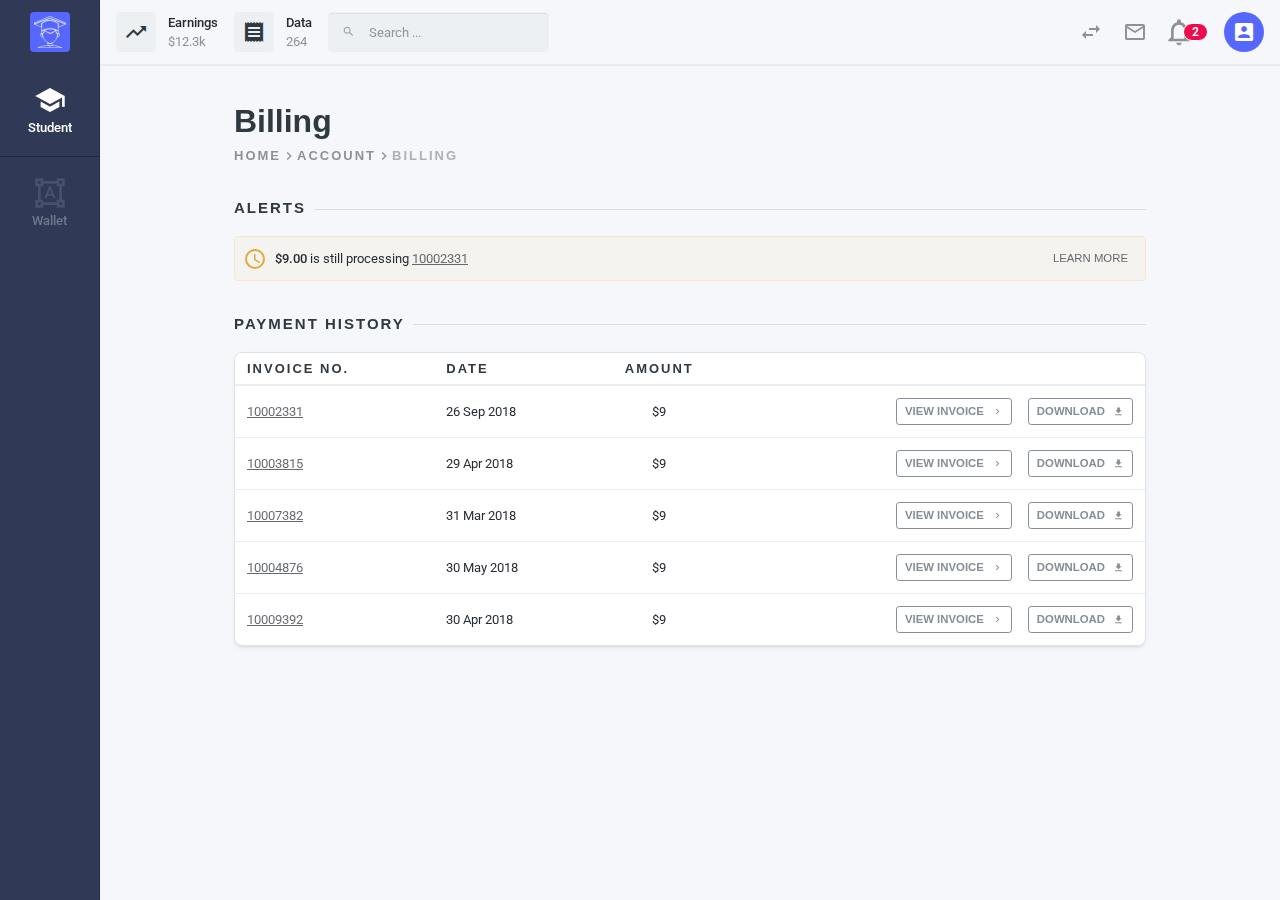
<file: Apollo1-front/Demos/Compact_App_Layout/billing-history.html>
<!DOCTYPE html>
<html lang="en"
      dir="ltr">

    <head>
        <meta charset="utf-8">
        <meta http-equiv="X-UA-Compatible"
              content="IE=edge">
        <meta name="viewport"
              content="width=device-width, initial-scale=1, shrink-to-fit=no">
        <title>Billing</title>

        <!-- Prevent the demo from appearing in search engines -->
        <meta name="robots"
              content="noindex">

        <link href="https://fonts.googleapis.com/css?family=Lato:400,700%7CRoboto:400,500%7CExo+2:600&display=swap"
              rel="stylesheet">

        <!-- Preloader -->
        <link type="text/css"
              href="../../public/vendor/spinkit.css"
              rel="stylesheet">

        <!-- Perfect Scrollbar -->
        <link type="text/css"
              href="../../public/vendor/perfect-scrollbar.css"
              rel="stylesheet">

        <!-- Material Design Icons -->
        <link type="text/css"
              href="../../public/css/material-icons.css"
              rel="stylesheet">

        <!-- Font Awesome Icons -->
        <link type="text/css"
              href="../../public/css/fontawesome.css"
              rel="stylesheet">

        <!-- Preloader -->
        <link type="text/css"
              href="../../public/css/preloader.css"
              rel="stylesheet">

        <!-- App CSS -->
        <link type="text/css"
              href="../../public/css/app.css"
              rel="stylesheet">

    </head>

    <body class="layout-compact layout-compact">

        <div class="preloader">
            <div class="sk-chase">
                <div class="sk-chase-dot"></div>
                <div class="sk-chase-dot"></div>
                <div class="sk-chase-dot"></div>
                <div class="sk-chase-dot"></div>
                <div class="sk-chase-dot"></div>
                <div class="sk-chase-dot"></div>
            </div>

            <!-- <div class="sk-bounce">
    <div class="sk-bounce-dot"></div>
    <div class="sk-bounce-dot"></div>
  </div> -->

            <!-- More spinner examples at https://github.com/tobiasahlin/SpinKit/blob/master/examples.html -->
        </div>

        <!-- Drawer Layout -->

        <div class="mdk-drawer-layout js-mdk-drawer-layout"
             data-push
             data-responsive-width="992px">
            <div class="mdk-drawer-layout__content page-content">

                <!-- Header -->

                <!-- Navbar -->

                <div class="navbar navbar-expand pr-0 navbar-light border-bottom-2"
                     id="default-navbar"
                     data-primary>

                    <!-- Navbar Toggler -->

                    <button class="navbar-toggler w-auto mr-16pt d-block d-lg-none rounded-0"
                            type="button"
                            data-toggle="sidebar">
                        <span class="material-icons">short_text</span>
                    </button>

                    <!-- // END Navbar Toggler -->

                    <!-- Navbar Brand -->

                    <a href="index.html"
                       class="navbar-brand mr-16pt d-lg-none">

                        <span class="avatar avatar-sm navbar-brand-icon mr-0 mr-lg-8pt">

                            <span class="avatar-title rounded bg-primary"><img src="../../public/images/illustration/student/128/white.svg"
                                     alt="logo"
                                     class="img-fluid" /></span>

                        </span>

                        <span class="d-none d-lg-block">Luma</span>
                    </a>

                    <!-- // END Navbar Brand -->

                    <span class="d-none d-md-flex align-items-center mr-16pt">

                        <span class="avatar avatar-sm mr-12pt">

                            <span class="avatar-title rounded navbar-avatar"><i class="material-icons">trending_up</i></span>

                        </span>

                        <small class="flex d-flex flex-column">
                            <strong class="navbar-text-100">Earnings</strong>
                            <span class="navbar-text-50">&dollar;12.3k</span>
                        </small>
                    </span>
                    <span class="d-none d-md-flex align-items-center mr-16pt">

                        <span class="avatar avatar-sm mr-12pt">

                            <span class="avatar-title rounded navbar-avatar"><i class="material-icons">receipt</i></span>

                        </span>

                        <small class="flex d-flex flex-column">
                            <strong class="navbar-text-100">Data</strong>
                            <span class="navbar-text-50">264</span>
                        </small>
                    </span>

                    <!-- Navbar Search -->

                    <form class="search-form navbar-search d-none d-md-flex mr-16pt"
                          action="index.html">
                        <button class="btn"
                                type="submit"><i class="material-icons">search</i></button>
                        <input type="text"
                               class="form-control"
                               placeholder="Search ...">
                    </form>

                    <!-- // END Navbar Search -->

                    <div class="flex"></div>

                    <!-- Switch Layout -->

                    <a href="../App_Layout/billing-history.html"
                       class="navbar-toggler navbar-toggler-custom align-items-center justify-content-center d-none d-lg-flex"
                       data-toggle="tooltip"
                       data-title="Switch to Vertical App Layout"
                       data-placement="bottom"
                       data-boundary="window">
                        <span class="material-icons">swap_horiz</span>
                    </a>

                    <!-- // END Switch Layout -->

                    <!-- Navbar Menu -->

                    <div class="nav navbar-nav flex-nowrap d-flex mr-16pt">

                        <!-- Notifications dropdown -->
                        <div class="nav-item dropdown dropdown-notifications dropdown-xs-down-full"
                             data-toggle="tooltip"
                             data-title="Messages"
                             data-placement="bottom"
                             data-boundary="window">
                            <button class="nav-link btn-flush dropdown-toggle"
                                    type="button"
                                    data-toggle="dropdown"
                                    data-caret="false">
                                <i class="material-icons icon-24pt">mail_outline</i>
                            </button>
                            <div class="dropdown-menu dropdown-menu-right">
                                <div data-perfect-scrollbar
                                     class="position-relative">
                                    <div class="dropdown-header"><strong>Messages</strong></div>
                                    <div class="list-group list-group-flush mb-0">

                                        <a href="javascript:void(0);"
                                           class="list-group-item list-group-item-action unread">
                                            <span class="d-flex align-items-center mb-1">
                                                <small class="text-black-50">5 minutes ago</small>

                                                <span class="ml-auto unread-indicator bg-accent"></span>

                                            </span>
                                            <span class="d-flex">
                                                <span class="avatar avatar-xs mr-2">
                                                    <img src="../../public/images/people/110/woman-5.jpg"
                                                         alt="people"
                                                         class="avatar-img rounded-circle">
                                                </span>
                                                <span class="flex d-flex flex-column">
                                                    <strong class="text-black-100">Michelle</strong>
                                                    <span class="text-black-70">Clients loved the new design.</span>
                                                </span>
                                            </span>
                                        </a>

                                        <a href="javascript:void(0);"
                                           class="list-group-item list-group-item-action">
                                            <span class="d-flex align-items-center mb-1">
                                                <small class="text-black-50">5 minutes ago</small>

                                            </span>
                                            <span class="d-flex">
                                                <span class="avatar avatar-xs mr-2">
                                                    <img src="../../public/images/people/110/woman-5.jpg"
                                                         alt="people"
                                                         class="avatar-img rounded-circle">
                                                </span>
                                                <span class="flex d-flex flex-column">
                                                    <strong class="text-black-100">Michelle</strong>
                                                    <span class="text-black-70">🔥 Superb job..</span>
                                                </span>
                                            </span>
                                        </a>

                                    </div>
                                </div>
                            </div>
                        </div>
                        <!-- // END Notifications dropdown -->

                        <!-- Notifications dropdown -->
                        <div class="nav-item ml-16pt dropdown dropdown-notifications dropdown-xs-down-full"
                             data-toggle="tooltip"
                             data-title="Notifications"
                             data-placement="bottom"
                             data-boundary="window">
                            <button class="nav-link btn-flush dropdown-toggle"
                                    type="button"
                                    data-toggle="dropdown"
                                    data-caret="false">
                                <i class="material-icons">notifications_none</i>
                                <span class="badge badge-notifications badge-accent">2</span>
                            </button>
                            <div class="dropdown-menu dropdown-menu-right">
                                <div data-perfect-scrollbar
                                     class="position-relative">
                                    <div class="dropdown-header"><strong>System notifications</strong></div>
                                    <div class="list-group list-group-flush mb-0">

                                        <a href="javascript:void(0);"
                                           class="list-group-item list-group-item-action unread">
                                            <span class="d-flex align-items-center mb-1">
                                                <small class="text-black-50">3 minutes ago</small>

                                                <span class="ml-auto unread-indicator bg-accent"></span>

                                            </span>
                                            <span class="d-flex">
                                                <span class="avatar avatar-xs mr-2">
                                                    <span class="avatar-title rounded-circle bg-light">
                                                        <i class="material-icons font-size-16pt text-accent">account_circle</i>
                                                    </span>
                                                </span>
                                                <span class="flex d-flex flex-column">

                                                    <span class="text-black-70">Your profile information has not been synced correctly.</span>
                                                </span>
                                            </span>
                                        </a>

                                        <a href="javascript:void(0);"
                                           class="list-group-item list-group-item-action">
                                            <span class="d-flex align-items-center mb-1">
                                                <small class="text-black-50">5 hours ago</small>

                                            </span>
                                            <span class="d-flex">
                                                <span class="avatar avatar-xs mr-2">
                                                    <span class="avatar-title rounded-circle bg-light">
                                                        <i class="material-icons font-size-16pt text-primary">group_add</i>
                                                    </span>
                                                </span>
                                                <span class="flex d-flex flex-column">
                                                    <strong class="text-black-100">Adrian. D</strong>
                                                    <span class="text-black-70">Wants to join your private group.</span>
                                                </span>
                                            </span>
                                        </a>

                                        <a href="javascript:void(0);"
                                           class="list-group-item list-group-item-action">
                                            <span class="d-flex align-items-center mb-1">
                                                <small class="text-black-50">1 day ago</small>

                                            </span>
                                            <span class="d-flex">
                                                <span class="avatar avatar-xs mr-2">
                                                    <span class="avatar-title rounded-circle bg-light">
                                                        <i class="material-icons font-size-16pt text-warning">storage</i>
                                                    </span>
                                                </span>
                                                <span class="flex d-flex flex-column">

                                                    <span class="text-black-70">Your deploy was successful.</span>
                                                </span>
                                            </span>
                                        </a>

                                    </div>
                                </div>
                            </div>
                        </div>
                        <!-- // END Notifications dropdown -->

                        <div class="nav-item dropdown">
                            <a href="#"
                               class="nav-link d-flex align-items-center dropdown-toggle"
                               data-toggle="dropdown"
                               data-caret="false">

                                <span class="avatar avatar-sm mr-8pt2">

                                    <span class="avatar-title rounded-circle bg-primary"><i class="material-icons">account_box</i></span>

                                </span>

                            </a>
                            <div class="dropdown-menu dropdown-menu-right">
                                <div class="dropdown-header"><strong>Account</strong></div>
                                <a class="dropdown-item"
                                   href="edit-account.html">Edit Account</a>
                                <a class="dropdown-item"
                                   href="billing.html">Billing</a>
                                <a class="dropdown-item active"
                                   href="billing-history.html">Payments</a>
                                <a class="dropdown-item"
                                   href="login.html">Logout</a>
                            </div>
                        </div>
                    </div>

                    <!-- // END Navbar Menu -->

                </div>

                <!-- // END Navbar -->

                <!-- // END Header -->

                <div class="pt-32pt">
                    <div class="container page__container d-flex flex-column flex-md-row align-items-center text-center text-sm-left">
                        <div class="flex d-flex flex-column flex-sm-row align-items-center">

                            <div class="mb-24pt mb-sm-0 mr-sm-24pt">
                                <h2 class="mb-0">Billing</h2>

                                <ol class="breadcrumb p-0 m-0">
                                    <li class="breadcrumb-item"><a href="index.html">Home</a></li>

                                    <li class="breadcrumb-item">

                                        <a href="">Account</a>

                                    </li>

                                    <li class="breadcrumb-item active">

                                        Billing

                                    </li>

                                </ol>

                            </div>
                        </div>

                    </div>
                </div>

                <!-- BEFORE Page Content -->

                <!-- // END BEFORE Page Content -->

                <!-- Page Content -->

                <div class="page-section container page__container">
                    <div class="page-separator">
                        <div class="page-separator__text">Alerts</div>
                    </div>

                    <div class="alert alert-soft-warning mb-lg-32pt">
                        <div class="d-flex flex-wrap align-items-center">
                            <div class="mr-8pt">
                                <i class="material-icons">access_time</i>
                            </div>
                            <div class="flex"
                                 style="min-width: 180px">
                                <small class="text-100">
                                    
                                    <strong>&dollar;9.00</strong> is still processing <a href="billing-invoice.html"
                                       class="text-underline">10002331</a>
                                </small>
                            </div>
                            <a href="billing-payment.html"
                               class="btn btn-sm btn-link">Learn more</a>
                        </div>
                    </div>

                    <div class="page-separator">
                        <div class="page-separator__text">Payment History</div>
                    </div>

                    <div class="card table-responsive">
                        <table class="table table-flush table-nowrap">
                            <thead>
                                <tr>
                                    <th>Invoice no.</th>
                                    <th>Date</th>
                                    <th class="text-center">Amount</th>
                                    <th></th>
                                </tr>
                            </thead>
                            <tbody>

                                <tr>
                                    <td><a href="billing-invoice.html"
                                           class="text-underline">10002331</a></td>
                                    <td>26 Sep 2018</td>
                                    <td class="text-center">&dollar;9</td>
                                    <td class="text-right">
                                        <div class="d-inline-flex align-items-center">
                                            <a href="billing-invoice.html"
                                               class="btn btn-sm btn-outline-secondary mr-16pt">View invoice <i class="icon--right material-icons">keyboard_arrow_right</i></a>
                                            <a href="billing-invoice.html"
                                               class="btn btn-sm btn-outline-secondary">Download <i class="icon--right material-icons">file_download</i></a>
                                        </div>
                                    </td>
                                </tr>

                                <tr>
                                    <td><a href="billing-invoice.html"
                                           class="text-underline">10003815</a></td>
                                    <td>29 Apr 2018</td>
                                    <td class="text-center">&dollar;9</td>
                                    <td class="text-right">
                                        <div class="d-inline-flex align-items-center">
                                            <a href="billing-invoice.html"
                                               class="btn btn-sm btn-outline-secondary mr-16pt">View invoice <i class="icon--right material-icons">keyboard_arrow_right</i></a>
                                            <a href="billing-invoice.html"
                                               class="btn btn-sm btn-outline-secondary">Download <i class="icon--right material-icons">file_download</i></a>
                                        </div>
                                    </td>
                                </tr>

                                <tr>
                                    <td><a href="billing-invoice.html"
                                           class="text-underline">10007382</a></td>
                                    <td>31 Mar 2018</td>
                                    <td class="text-center">&dollar;9</td>
                                    <td class="text-right">
                                        <div class="d-inline-flex align-items-center">
                                            <a href="billing-invoice.html"
                                               class="btn btn-sm btn-outline-secondary mr-16pt">View invoice <i class="icon--right material-icons">keyboard_arrow_right</i></a>
                                            <a href="billing-invoice.html"
                                               class="btn btn-sm btn-outline-secondary">Download <i class="icon--right material-icons">file_download</i></a>
                                        </div>
                                    </td>
                                </tr>

                                <tr>
                                    <td><a href="billing-invoice.html"
                                           class="text-underline">10004876</a></td>
                                    <td>30 May 2018</td>
                                    <td class="text-center">&dollar;9</td>
                                    <td class="text-right">
                                        <div class="d-inline-flex align-items-center">
                                            <a href="billing-invoice.html"
                                               class="btn btn-sm btn-outline-secondary mr-16pt">View invoice <i class="icon--right material-icons">keyboard_arrow_right</i></a>
                                            <a href="billing-invoice.html"
                                               class="btn btn-sm btn-outline-secondary">Download <i class="icon--right material-icons">file_download</i></a>
                                        </div>
                                    </td>
                                </tr>

                                <tr>
                                    <td><a href="billing-invoice.html"
                                           class="text-underline">10009392</a></td>
                                    <td>30 Apr 2018</td>
                                    <td class="text-center">&dollar;9</td>
                                    <td class="text-right">
                                        <div class="d-inline-flex align-items-center">
                                            <a href="billing-invoice.html"
                                               class="btn btn-sm btn-outline-secondary mr-16pt">View invoice <i class="icon--right material-icons">keyboard_arrow_right</i></a>
                                            <a href="billing-invoice.html"
                                               class="btn btn-sm btn-outline-secondary">Download <i class="icon--right material-icons">file_download</i></a>
                                        </div>
                                    </td>
                                </tr>

                            </tbody>
                        </table>
                    </div>
                </div>

                <!-- // END Page Content -->

                <!-- Footer -->

              
                

                <!-- // END Footer -->

            </div>

            <!-- // END drawer-layout__content -->

            <!-- drawer -->
            <div class="mdk-drawer js-mdk-drawer layout-compact__drawer"
                 id="default-drawer">
                <div class="mdk-drawer__content js-sidebar-mini"
                     data-responsive-width="992px"
                     data-layout="compact">

                    <div class="sidebar sidebar-mini sidebar-dark-pickled-bluewood sidebar-left d-flex flex-column">

                        <!-- Brand -->
                        <a href="index.html"
                           class="sidebar-brand p-0 navbar-height d-flex justify-content-center">

                            <span class="avatar avatar-sm ">

                                <span class="avatar-title rounded bg-primary"><img src="../../public/images/illustration/student/128/white.svg"
                                         class="img-fluid"
                                         alt="logo" /></span>

                            </span>

                        </a>

                        <div class="flex d-flex flex-column justify-content-start"
                             data-perfect-scrollbar>
                            <ul class="nav flex-shrink-0 flex-nowrap flex-column sidebar-menu mb-0 sm-item-bordered js-sidebar-mini-tabs"
                                role="tablist">
                               <!-- <li class="sidebar-menu-item"
                                    data-title="Student"
                                    data-placement="right"
                                    data-boundary="window">
                                    <a class="sidebar-menu-button"
                                       href="#sm_student"
                                       data-toggle="tab"
                                       role="tab"
                                       aria-controls="sm_student"
                                       aria-selected="true">
                                        <i class="sidebar-menu-icon sidebar-menu-icon--left material-icons">school</i>
                                        <span class="sidebar-menu-text">Student</span>
                                    </a>
                                </li>
                                <li class="sidebar-menu-item"
                                    data-title="Instructor"
                                    data-placement="right"
                                    data-container="body"
                                    data-boundary="window">
                                    <a class="sidebar-menu-button"
                                       href="#sm_instructor"
                                       data-toggle="tab"
                                       role="tab"
                                       aria-controls="sm_instructor"
                                       aria-selected="false">
                                        <i class="sidebar-menu-icon sidebar-menu-icon--left material-icons">format_shapes</i>
                                        <span class="sidebar-menu-text">Instructor</span>
                                    </a>
                                </li>
                                <li class="sidebar-menu-item "
                                    data-title="Apps"
                                    data-placement="right"
                                    data-container="body"
                                    data-boundary="window">
                                    <a class="sidebar-menu-button"
                                       href="#sm_apps"
                                       data-toggle="tab"
                                       role="tab"
                                       aria-controls="sm_apps">
                                        <i class="sidebar-menu-icon sidebar-menu-icon--left material-icons">apps</i>
                                        <span class="sidebar-menu-text">Apps</span>
                                    </a>
                                </li>
                                <li class="sidebar-menu-item  active "
                                    data-title="Account"
                                    data-placement="right"
                                    data-container="body"
                                    data-boundary="window">
                                    <a class="sidebar-menu-button"
                                       href="#sm_account"
                                       data-toggle="tab"
                                       role="tab"
                                       aria-controls="sm_account">
                                        <i class="sidebar-menu-icon sidebar-menu-icon--left material-icons">account_box</i>
                                        <span class="sidebar-menu-text">Account</span>
                                    </a>
                                </li>
                                <li class="sidebar-menu-item "
                                    data-title="Messaging"
                                    data-placement="right"
                                    data-container="body"
                                    data-boundary="window">
                                    <a class="sidebar-menu-button"
                                       href="#sm_messaging"
                                       data-toggle="tab"
                                       role="tab"
                                       aria-controls="sm_messaging">
                                        <i class="sidebar-menu-icon sidebar-menu-icon--left material-icons">message</i>
                                        <span class="sidebar-menu-text">Messaging</span>
                                    </a>
                                </li>
                                <li class="sidebar-menu-item"
                                    data-title="Components"
                                    data-placement="right"
                                    data-container="body"
                                    data-boundary="window">
                                    <a class="sidebar-menu-button"
                                       href="#sm_components"
                                       data-toggle="tab"
                                       role="tab"
                                       aria-controls="sm_components">
                                        <i class="sidebar-menu-icon sidebar-menu-icon--left material-icons">tune</i>
                                        <span class="sidebar-menu-text">Components</span>
                                    </a>
                                </li>
                                <li class="sidebar-menu-item"
                                    data-title="Layouts"
                                    data-placement="right"
                                    data-boundary="window">
                                    <a class="sidebar-menu-button"
                                       href="#sm_layouts"
                                       data-toggle="tab"
                                       role="tab"
                                       aria-controls="sm_layouts"
                                       aria-selected="false">
                                        <i class="sidebar-menu-icon sidebar-menu-icon--left material-icons">view_compact</i>
                                        <span class="sidebar-menu-text">Layouts</span>
                                    </a>
                                </li> -->

                                <li class="sidebar-menu-item active"
                                    data-title="Student"
                                    data-placement="right"
                                    data-boundary="window">
                                    <a class="sidebar-menu-button"
                                       href="#sm_student"
                                       data-toggle="tab"
                                       role="tab"
                                       aria-controls="sm_student"
                                       aria-selected="true">
                                        <i class="sidebar-menu-icon sidebar-menu-icon--left material-icons">school</i>
                                        <span class="sidebar-menu-text">Student</span>
                                    </a>
                                </li>
                                <li class="sidebar-menu-item"
                                    data-title="Instructor"
                                    data-placement="right"
                                    data-container="body"
                                    data-boundary="window">
                                    <a class="sidebar-menu-button"
                                       href="#sm_instructor"
                                       data-toggle="tab"
                                       role="tab"
                                       aria-controls="sm_instructor"
                                       aria-selected="false">
                                        <i class="sidebar-menu-icon sidebar-menu-icon--left material-icons">format_shapes</i>
                                        <span class="sidebar-menu-text">Wallet</span>
                                    </a>
                                </li>

                            </ul>
                        </div>

                        <!-- <ul class="nav flex-column sidebar-menu align-items-center mb-12pt js-sidebar-mini-tabs"
                            role="tablist">
                            <li class="sidebar-account"
                                style="width: 40px;">
                                <a href="#sm_account_1"
                                   class="p-4pt d-flex align-items-center justify-content-center"
                                   data-toggle="tab"
                                   role="tab"
                                   aria-controls="sm_account_1"
                                   aria-selected="true">
                                    <img width="32"
                                         height="32"
                                         class="rounded-circle"
                                         src="../../public/images/people/50/guy-3.jpg"
                                         alt="account" />
                                </a>
                            </li>
                        </ul> -->

                    </div>

                    <div class="sidebar sidebar-light sidebar-left flex sidebar-secondary pt-16pt"
                         data-perfect-scrollbar>

                        <div class="tab-content">

                            <div class="tab-pane"
                                 id="sm_account_1">
                                <div class="sidebar-heading">Account</div>
                                <ul class="sidebar-menu">
                                    <li class="sidebar-menu-item">
                                        <a class="sidebar-menu-button"
                                           href="edit-account.html">
                                            <span class="sidebar-menu-text">Edit Account</span>
                                        </a>
                                    </li>
                                    <li class="sidebar-menu-item">
                                        <a class="sidebar-menu-button"
                                           href="billing.html">Billing</a>
                                    </li>
                                    <li class="sidebar-menu-item active">
                                        <a class="sidebar-menu-button"
                                           href="billing-history.html">Payments</a>
                                    </li>
                                    <li class="sidebar-menu-item">
                                        <a class="sidebar-menu-button"
                                           href="login.html">Logout</a>
                                    </li>
                                </ul>
                            </div>

                            <div class="tab-pane "
                                 id="sm_apps">
                                <div class="sidebar-heading">Apps</div>
                                <ul class="sidebar-menu">
                                    <li class="sidebar-menu-item">
                                        <a class="sidebar-menu-button js-sidebar-collapse"
                                           data-toggle="collapse"
                                           href="#enterprise_menu">
                                            <span class="material-icons sidebar-menu-icon sidebar-menu-icon--left">donut_large</span>
                                            Enterprise
                                            <span class="ml-auto sidebar-menu-toggle-icon"></span>
                                        </a>
                                        <ul class="sidebar-submenu collapse sm-indent"
                                            id="enterprise_menu">
                                            <li class="sidebar-menu-item">
                                                <a class="sidebar-menu-button"
                                                   href="erp-dashboard.html">
                                                    <span class="sidebar-menu-text">ERP Dashboard</span>
                                                </a>
                                            </li>
                                            <li class="sidebar-menu-item">
                                                <a class="sidebar-menu-button"
                                                   href="crm-dashboard.html">
                                                    <span class="sidebar-menu-text">CRM Dashboard</span>
                                                </a>
                                            </li>
                                            <li class="sidebar-menu-item">
                                                <a class="sidebar-menu-button"
                                                   href="hr-dashboard.html">
                                                    <span class="sidebar-menu-text">HR Dashboard</span>
                                                </a>
                                            </li>
                                            <li class="sidebar-menu-item">
                                                <a class="sidebar-menu-button"
                                                   href="employees.html">
                                                    <span class="sidebar-menu-text">Employees</span>
                                                </a>
                                            </li>
                                            <li class="sidebar-menu-item">
                                                <a class="sidebar-menu-button"
                                                   href="staff.html">
                                                    <span class="sidebar-menu-text">Staff</span>
                                                </a>
                                            </li>
                                            <li class="sidebar-menu-item">
                                                <a class="sidebar-menu-button"
                                                   href="leaves.html">
                                                    <span class="sidebar-menu-text">Leaves</span>
                                                </a>
                                            </li>
                                            <li class="sidebar-menu-item">
                                                <a class="sidebar-menu-button disabled"
                                                   href="departments.html">
                                                    <span class="sidebar-menu-text">Departments</span>
                                                </a>
                                            </li>
                                            <!-- <li class="sidebar-menu-item">
  <a class="sidebar-menu-button disabled" href="documents.html">
    <span class="sidebar-menu-text">Documents</span>
  </a>
</li>
<li class="sidebar-menu-item">
  <a class="sidebar-menu-button disabled" href="attendance.html">
    <span class="sidebar-menu-text">Attendance</span>
  </a>
</li>
<li class="sidebar-menu-item">
  <a class="sidebar-menu-button disabled" href="recruitment.html">
    <span class="sidebar-menu-text">Recruitment</span>
  </a>
</li>
<li class="sidebar-menu-item">
  <a class="sidebar-menu-button disabled" href="payroll.html">
    <span class="sidebar-menu-text">Payroll</span>
  </a>
</li>
<li class="sidebar-menu-item">
  <a class="sidebar-menu-button disabled" href="training.html">
    <span class="sidebar-menu-text">Training</span>
  </a>
</li>
<li class="sidebar-menu-item">
  <a class="sidebar-menu-button disabled" href="employee-profile.html">
    <span class="sidebar-menu-text">Employee Profile</span>
  </a>
</li>
<li class="sidebar-menu-item">
  <a class="sidebar-menu-button disabled" href="accounting.html">
    <span class="sidebar-menu-text">Accounting</span>
  </a>
</li>
<li class="sidebar-menu-item">
  <a class="sidebar-menu-button disabled" href="inventory.html">
    <span class="sidebar-menu-text">Inventory</span>
  </a>
</li> -->
                                        </ul>
                                    </li>
                                    <li class="sidebar-menu-item">
                                        <a class="sidebar-menu-button"
                                           data-toggle="collapse"
                                           href="#community_menu">
                                            <span class="material-icons sidebar-menu-icon sidebar-menu-icon--left">people_outline</span>
                                            Community
                                            <span class="ml-auto sidebar-menu-toggle-icon"></span>
                                        </a>
                                        <ul class="sidebar-submenu collapse sm-indent"
                                            id="community_menu">
                                            <li class="sidebar-menu-item">
                                                <a class="sidebar-menu-button"
                                                   href="teachers.html">

                                                    <span class="sidebar-menu-text">Browse Teachers</span>
                                                </a>
                                            </li>
                                            <li class="sidebar-menu-item">
                                                <a class="sidebar-menu-button"
                                                   href="student-profile.html">

                                                    <span class="sidebar-menu-text">Student Profile</span>
                                                </a>
                                            </li>
                                            <li class="sidebar-menu-item">
                                                <a class="sidebar-menu-button"
                                                   href="teacher-profile.html">

                                                    <span class="sidebar-menu-text">Teacher Profile</span>
                                                </a>
                                            </li>
                                            <li class="sidebar-menu-item">
                                                <a class="sidebar-menu-button"
                                                   href="blog.html">

                                                    <span class="sidebar-menu-text">Blog</span>
                                                </a>
                                            </li>
                                            <li class="sidebar-menu-item">
                                                <a class="sidebar-menu-button"
                                                   href="blog-post.html">

                                                    <span class="sidebar-menu-text">Blog Post</span>
                                                </a>
                                            </li>
                                            <li class="sidebar-menu-item">
                                                <a class="sidebar-menu-button"
                                                   href="faq.html">
                                                    <span class="sidebar-menu-text">FAQ</span>
                                                </a>
                                            </li>
                                            <li class="sidebar-menu-item">
                                                <a class="sidebar-menu-button"
                                                   href="help-center.html">
                                                    <!--  -->
                                                    <span class="sidebar-menu-text">Help Center</span>
                                                </a>
                                            </li>
                                            <li class="sidebar-menu-item">
                                                <a class="sidebar-menu-button"
                                                   href="discussions.html">
                                                    <span class="sidebar-menu-text">Discussions</span>
                                                </a>
                                            </li>
                                            <li class="sidebar-menu-item">
                                                <a class="sidebar-menu-button"
                                                   href="discussion.html">
                                                    <span class="sidebar-menu-text">Discussion Details</span>
                                                </a>
                                            </li>
                                            <li class="sidebar-menu-item">
                                                <a class="sidebar-menu-button"
                                                   href="discussions-ask.html">
                                                    <span class="sidebar-menu-text">Ask Question</span>
                                                </a>
                                            </li>
                                        </ul>
                                    </li>
                                    <li class="sidebar-menu-item">
                                        <a class="sidebar-menu-button"
                                           data-toggle="collapse"
                                           href="#productivity_menu">
                                            <span class="material-icons sidebar-menu-icon sidebar-menu-icon--left">access_time</span>
                                            Productivity
                                            <span class="ml-auto sidebar-menu-toggle-icon"></span>
                                        </a>
                                        <ul class="sidebar-submenu collapse sm-indent"
                                            id="productivity_menu">
                                            <li class="sidebar-menu-item">
                                                <a class="sidebar-menu-button"
                                                   href="projects.html">
                                                    <span class="sidebar-menu-text">Projects</span>
                                                </a>
                                            </li>
                                            <li class="sidebar-menu-item">
                                                <a class="sidebar-menu-button"
                                                   href="tasks-board.html">
                                                    <span class="sidebar-menu-text">Tasks Board</span>
                                                </a>
                                            </li>
                                            <li class="sidebar-menu-item">
                                                <a class="sidebar-menu-button"
                                                   href="tasks-list.html">
                                                    <span class="sidebar-menu-text">Tasks List</span>
                                                </a>
                                            </li>
                                            <li class="sidebar-menu-item">
                                                <a class="sidebar-menu-button disabled"
                                                   href="kanban.html">
                                                    <span class="sidebar-menu-text">Kanban</span>
                                                </a>
                                            </li>
                                            <!-- <li class="sidebar-menu-item">
  <a class="sidebar-menu-button disabled" href="task-details.html">
    <span class="sidebar-menu-text">Task Details</span>
  </a>
</li>
<li class="sidebar-menu-item">
  <a class="sidebar-menu-button disabled" href="team-members.html">
    <span class="sidebar-menu-text">Team Members</span>
  </a>
</li> -->
                                        </ul>
                                    </li>
                                    <li class="sidebar-menu-item">
                                        <a class="sidebar-menu-button"
                                           data-toggle="collapse"
                                           href="#cms_menu">
                                            <span class="material-icons sidebar-menu-icon sidebar-menu-icon--left">content_copy</span>
                                            CMS
                                            <span class="ml-auto sidebar-menu-toggle-icon"></span>
                                        </a>
                                        <ul class="sidebar-submenu collapse sm-indent"
                                            id="cms_menu">
                                            <li class="sidebar-menu-item">
                                                <a class="sidebar-menu-button"
                                                   href="cms-dashboard.html">
                                                    <span class="sidebar-menu-text">CMS Dashboard</span>
                                                </a>
                                            </li>
                                            <li class="sidebar-menu-item">
                                                <a class="sidebar-menu-button"
                                                   href="posts.html">
                                                    <span class="sidebar-menu-text">Posts</span>
                                                </a>
                                            </li>
                                        </ul>
                                    </li>
                                    <li class="sidebar-menu-item">
                                        <a class="sidebar-menu-button"
                                           data-toggle="collapse"
                                           href="#ecommerce_menu">
                                            <span class="material-icons sidebar-menu-icon sidebar-menu-icon--left">shopping_cart</span>
                                            eCommerce
                                            <span class="ml-auto sidebar-menu-toggle-icon"></span>
                                        </a>
                                        <ul class="sidebar-submenu collapse sm-indent"
                                            id="ecommerce_menu">
                                            <li class="sidebar-menu-item">
                                                <a class="sidebar-menu-button"
                                                   href="ecommerce.html">
                                                    <span class="sidebar-menu-text">Shop Dashboard</span>
                                                </a>
                                            </li>
                                            <li class="sidebar-menu-item">
                                                <a class="sidebar-menu-button disabled"
                                                   href="edit-product.html">
                                                    <span class="sidebar-menu-text">Edit Product</span>
                                                </a>
                                            </li>
                                        </ul>
                                    </li>
                                </ul>
                            </div>
                            <div class="tab-pane "
                                 id="sm_student">
                                <div class="sidebar-heading">Student</div>
                                <ul class="sidebar-menu">

                                    <li class="sidebar-menu-item">
                                        <a class="sidebar-menu-button"
                                           href="index.html">
                                            <span class="material-icons sidebar-menu-icon sidebar-menu-icon--left">home</span>
                                            <span class="sidebar-menu-text">Home</span>
                                        </a>
                                    </li>
                                    <li class="sidebar-menu-item">
                                        <a class="sidebar-menu-button"
                                           href="courses.html">
                                            <span class="material-icons sidebar-menu-icon sidebar-menu-icon--left">local_library</span>
                                            <span class="sidebar-menu-text">Browse Courses</span>
                                        </a>
                                    </li>
                                    <li class="sidebar-menu-item">
                                        <a class="sidebar-menu-button"
                                           href="paths.html">
                                            <span class="material-icons sidebar-menu-icon sidebar-menu-icon--left">style</span>
                                            <span class="sidebar-menu-text">Browse Paths</span>
                                        </a>
                                    </li>
                                    <li class="sidebar-menu-item">
                                        <a class="sidebar-menu-button"
                                           href="student-dashboard.html">
                                            <span class="material-icons sidebar-menu-icon sidebar-menu-icon--left">account_box</span>
                                            <span class="sidebar-menu-text">Student Dashboard</span>
                                        </a>
                                    </li>
                                    <li class="sidebar-menu-item">
                                        <a class="sidebar-menu-button"
                                           href="student-my-courses.html">
                                            <span class="material-icons sidebar-menu-icon sidebar-menu-icon--left">search</span>
                                            <span class="sidebar-menu-text">My Courses</span>
                                        </a>
                                    </li>
                                    <li class="sidebar-menu-item">
                                        <a class="sidebar-menu-button"
                                           href="student-paths.html">
                                            <span class="material-icons sidebar-menu-icon sidebar-menu-icon--left">timeline</span>
                                            <span class="sidebar-menu-text">My Paths</span>
                                        </a>
                                    </li>
                                    <li class="sidebar-menu-item">
                                        <a class="sidebar-menu-button"
                                           href="student-path.html">
                                            <span class="material-icons sidebar-menu-icon sidebar-menu-icon--left">change_history</span>
                                            <span class="sidebar-menu-text">Path Details</span>
                                        </a>
                                    </li>
                                    <li class="sidebar-menu-item">
                                        <a class="sidebar-menu-button"
                                           href="student-course.html">
                                            <span class="material-icons sidebar-menu-icon sidebar-menu-icon--left">face</span>
                                            <span class="sidebar-menu-text">Course Preview</span>
                                        </a>
                                    </li>
                                    <li class="sidebar-menu-item">
                                        <a class="sidebar-menu-button"
                                           href="student-lesson.html">
                                            <span class="material-icons sidebar-menu-icon sidebar-menu-icon--left">panorama_fish_eye</span>
                                            <span class="sidebar-menu-text">Lesson Preview</span>
                                        </a>
                                    </li>
                                    <li class="sidebar-menu-item">
                                        <a class="sidebar-menu-button"
                                           href="student-take-course.html">
                                            <span class="material-icons sidebar-menu-icon sidebar-menu-icon--left">class</span>
                                            <span class="sidebar-menu-text">Take Course</span>
                                            <span class="sidebar-menu-badge badge badge-accent badge-notifications ml-auto">PRO</span>
                                        </a>
                                    </li>
                                    <li class="sidebar-menu-item">
                                        <a class="sidebar-menu-button"
                                           href="student-take-lesson.html">
                                            <span class="material-icons sidebar-menu-icon sidebar-menu-icon--left">import_contacts</span>
                                            <span class="sidebar-menu-text">Take Lesson</span>
                                        </a>
                                    </li>
                                    <li class="sidebar-menu-item">
                                        <a class="sidebar-menu-button"
                                           href="student-take-quiz.html">
                                            <span class="material-icons sidebar-menu-icon sidebar-menu-icon--left">dvr</span>
                                            <span class="sidebar-menu-text">Take Quiz</span>
                                        </a>
                                    </li>
                                    <li class="sidebar-menu-item">
                                        <a class="sidebar-menu-button"
                                           href="student-quiz-results.html">
                                            <span class="material-icons sidebar-menu-icon sidebar-menu-icon--left">poll</span>
                                            <span class="sidebar-menu-text">My Quizzes</span>
                                        </a>
                                    </li>
                                    <li class="sidebar-menu-item">
                                        <a class="sidebar-menu-button"
                                           href="student-quiz-result-details.html">
                                            <span class="material-icons sidebar-menu-icon sidebar-menu-icon--left">live_help</span>
                                            <span class="sidebar-menu-text">Quiz Result</span>
                                        </a>
                                    </li>
                                    <li class="sidebar-menu-item">
                                        <a class="sidebar-menu-button"
                                           href="student-path-assessment.html">
                                            <span class="material-icons sidebar-menu-icon sidebar-menu-icon--left">layers</span>
                                            <span class="sidebar-menu-text">Skill Assessment</span>
                                        </a>
                                    </li>
                                    <li class="sidebar-menu-item">
                                        <a class="sidebar-menu-button"
                                           href="student-path-assessment-result.html">
                                            <span class="material-icons sidebar-menu-icon sidebar-menu-icon--left">assignment_turned_in</span>
                                            <span class="sidebar-menu-text">Skill Result</span>
                                        </a>
                                    </li>

                                </ul>
                            </div>
                            <div class="tab-pane "
                                 id="sm_instructor">
                                <div class="sidebar-heading">Wallet</div>
                                <ul class="sidebar-menu">

                                 <!--   <li class="sidebar-menu-item">
                                        <a class="sidebar-menu-button"
                                           href="instructor-dashboard.html">
                                            <span class="material-icons sidebar-menu-icon sidebar-menu-icon--left">school</span>
                                            <span class="sidebar-menu-text">Instructor Dashboard</span>
                                        </a>
                                    </li>
                                    <li class="sidebar-menu-item">
                                        <a class="sidebar-menu-button"
                                           href="instructor-courses.html">
                                            <span class="material-icons sidebar-menu-icon sidebar-menu-icon--left">import_contacts</span>
                                            <span class="sidebar-menu-text">Manage Courses</span>
                                        </a>
                                    </li>
                                    <li class="sidebar-menu-item">
                                        <a class="sidebar-menu-button"
                                           href="instructor-quizzes.html">
                                            <span class="material-icons sidebar-menu-icon sidebar-menu-icon--left">help</span>
                                            <span class="sidebar-menu-text">Manage Quizzes</span>
                                        </a>
                                    </li>
                                    <li class="sidebar-menu-item">
                                        <a class="sidebar-menu-button"
                                           href="instructor-earnings.html">
                                            <span class="material-icons sidebar-menu-icon sidebar-menu-icon--left">trending_up</span>
                                            <span class="sidebar-menu-text">Earnings</span>
                                        </a>
                                    </li>
                                    <li class="sidebar-menu-item">
                                        <a class="sidebar-menu-button"
                                           href="instructor-statement.html">
                                            <span class="material-icons sidebar-menu-icon sidebar-menu-icon--left">receipt</span>
                                            <span class="sidebar-menu-text">Statement</span>
                                        </a>
                                    </li>
                                    <li class="sidebar-menu-item">
                                        <a class="sidebar-menu-button"
                                           href="instructor-edit-course.html">
                                            <span class="material-icons sidebar-menu-icon sidebar-menu-icon--left">post_add</span>
                                            <span class="sidebar-menu-text">Edit Course</span>
                                        </a>
                                    </li>
                                    <li class="sidebar-menu-item">
                                        <a class="sidebar-menu-button"
                                           href="instructor-edit-quiz.html">
                                            <span class="material-icons sidebar-menu-icon sidebar-menu-icon--left">format_shapes</span>
                                            <span class="sidebar-menu-text">Edit Quiz</span>
                                        </a>
                                    </li> -->


                                    <li class="sidebar-menu-item">
                                        <a class="sidebar-menu-button"
                                           href="instructor-earnings.html">
                                            <span class="material-icons sidebar-menu-icon sidebar-menu-icon--left">trending_up</span>
                                            <span class="sidebar-menu-text">Earnings</span>
                                        </a>
                                    </li>
                                
                                    <li class="sidebar-menu-item">
                                        <a class="sidebar-menu-button"
                                           href="billing-history.html">
                                            <span class="material-icons sidebar-menu-icon sidebar-menu-icon--left">format_shapes</span>
                                            <span class="sidebar-menu-text">History</span>
                                        </a>
                                    </li> 

                                </ul>
                            </div>
                            <div class="tab-pane  fade active show "
                                 id="sm_account">
                                <div class="sidebar-heading">Account</div>
                                <ul class="sidebar-menu">
                                    <li class="sidebar-menu-item">
                                        <a class="sidebar-menu-button"
                                           href="pricing.html">
                                            <span class="sidebar-menu-text">Pricing</span>
                                        </a>
                                    </li>
                                    <li class="sidebar-menu-item">
                                        <a class="sidebar-menu-button"
                                           href="login.html">
                                            <span class="sidebar-menu-text">Login</span>
                                        </a>
                                    </li>
                                    <li class="sidebar-menu-item">
                                        <a class="sidebar-menu-button"
                                           href="signup.html">
                                            <span class="sidebar-menu-text">Signup</span>
                                        </a>
                                    </li>
                                    <li class="sidebar-menu-item">
                                        <a class="sidebar-menu-button"
                                           href="signup-payment.html">
                                            <span class="sidebar-menu-text">Payment</span>
                                        </a>
                                    </li>
                                    <li class="sidebar-menu-item">
                                        <a class="sidebar-menu-button"
                                           href="reset-password.html">
                                            <span class="sidebar-menu-text">Reset Password</span>
                                        </a>
                                    </li>
                                    <li class="sidebar-menu-item">
                                        <a class="sidebar-menu-button"
                                           href="change-password.html">
                                            <span class="sidebar-menu-text">Change Password</span>
                                        </a>
                                    </li>
                                    <li class="sidebar-menu-item">
                                        <a class="sidebar-menu-button"
                                           href="edit-account.html">
                                            <span class="sidebar-menu-text">Edit Account</span>
                                        </a>
                                    </li>
                                    <li class="sidebar-menu-item">
                                        <a class="sidebar-menu-button"
                                           href="edit-account-profile.html">
                                            <span class="sidebar-menu-text">Profile &amp; Privacy</span>
                                        </a>
                                    </li>
                                    <li class="sidebar-menu-item">
                                        <a class="sidebar-menu-button"
                                           href="edit-account-notifications.html">
                                            <span class="sidebar-menu-text">Email Notifications</span>
                                        </a>
                                    </li>
                                    <li class="sidebar-menu-item">
                                        <a class="sidebar-menu-button"
                                           href="edit-account-password.html">
                                            <span class="sidebar-menu-text">Account Password</span>
                                        </a>
                                    </li>
                                    <li class="sidebar-menu-item">
                                        <a class="sidebar-menu-button"
                                           href="billing.html">
                                            <span class="sidebar-menu-text">Subscription</span>
                                        </a>
                                    </li>
                                    <li class="sidebar-menu-item">
                                        <a class="sidebar-menu-button"
                                           href="billing-upgrade.html">
                                            <span class="sidebar-menu-text">Upgrade Account</span>
                                        </a>
                                    </li>
                                    <li class="sidebar-menu-item">
                                        <a class="sidebar-menu-button"
                                           href="billing-payment.html">
                                            <span class="sidebar-menu-text">Payment Information</span>
                                        </a>
                                    </li>
                                    <li class="sidebar-menu-item active">
                                        <a class="sidebar-menu-button"
                                           href="billing-history.html">
                                            <span class="sidebar-menu-text">Payment History</span>
                                        </a>
                                    </li>
                                    <li class="sidebar-menu-item">
                                        <a class="sidebar-menu-button"
                                           href="billing-invoice.html">
                                            <span class="sidebar-menu-text">Invoice</span>
                                        </a>
                                    </li>
                                </ul>
                            </div>
                            <div class="tab-pane "
                                 id="sm_messaging">
                                <div class="sidebar-heading">Messaging</div>
                                <ul class="sidebar-menu">
                                    <li class="sidebar-menu-item">
                                        <a class="sidebar-menu-button"
                                           href="messages.html">
                                            <span class="sidebar-menu-text">Messages</span>
                                        </a>
                                    </li>
                                    <li class="sidebar-menu-item">
                                        <a class="sidebar-menu-button"
                                           href="email.html">
                                            <span class="sidebar-menu-text">Email</span>
                                        </a>
                                    </li>
                                </ul>
                            </div>
                            <div class="tab-pane"
                                 id="sm_components">
                                <div class="sidebar-heading">UI Components</div>
                                <ul class="sidebar-menu">
                                    <li class="sidebar-menu-item">
                                        <a class="sidebar-menu-button"
                                           data-toggle="collapse"
                                           href="#components_menu">
                                            <span class="material-icons sidebar-menu-icon sidebar-menu-icon--left">tune</span>
                                            Components
                                            <span class="ml-auto sidebar-menu-toggle-icon"></span>
                                        </a>
                                        <ul class="sidebar-submenu collapse sm-indent"
                                            id="components_menu">
                                            <li class="sidebar-menu-item">
                                                <a class="sidebar-menu-button"
                                                   href="ui-buttons.html">
                                                    <span class="sidebar-menu-text">Buttons</span>
                                                </a>
                                            </li>
                                            <li class="sidebar-menu-item">
                                                <a class="sidebar-menu-button"
                                                   href="ui-avatars.html">
                                                    <span class="sidebar-menu-text">Avatars</span>
                                                </a>
                                            </li>
                                            <li class="sidebar-menu-item">
                                                <a class="sidebar-menu-button"
                                                   href="ui-forms.html">
                                                    <span class="sidebar-menu-text">Forms</span>
                                                </a>
                                            </li>
                                            <li class="sidebar-menu-item">
                                                <a class="sidebar-menu-button"
                                                   href="ui-loaders.html">
                                                    <span class="sidebar-menu-text">Loaders</span>
                                                </a>
                                            </li>
                                            <li class="sidebar-menu-item">
                                                <a class="sidebar-menu-button"
                                                   href="ui-tables.html">
                                                    <span class="sidebar-menu-text">Tables</span>
                                                </a>
                                            </li>
                                            <li class="sidebar-menu-item">
                                                <a class="sidebar-menu-button"
                                                   href="ui-cards.html">
                                                    <span class="sidebar-menu-text">Cards</span>
                                                </a>
                                            </li>
                                            <li class="sidebar-menu-item">
                                                <a class="sidebar-menu-button"
                                                   href="ui-icons.html">
                                                    <span class="sidebar-menu-text">Icons</span>
                                                </a>
                                            </li>
                                            <li class="sidebar-menu-item">
                                                <a class="sidebar-menu-button"
                                                   href="ui-tabs.html">
                                                    <span class="sidebar-menu-text">Tabs</span>
                                                </a>
                                            </li>
                                            <li class="sidebar-menu-item">
                                                <a class="sidebar-menu-button"
                                                   href="ui-alerts.html">
                                                    <span class="sidebar-menu-text">Alerts</span>
                                                </a>
                                            </li>
                                            <li class="sidebar-menu-item">
                                                <a class="sidebar-menu-button"
                                                   href="ui-badges.html">
                                                    <span class="sidebar-menu-text">Badges</span>
                                                </a>
                                            </li>
                                            <li class="sidebar-menu-item">
                                                <a class="sidebar-menu-button"
                                                   href="ui-progress.html">
                                                    <span class="sidebar-menu-text">Progress</span>
                                                </a>
                                            </li>
                                            <li class="sidebar-menu-item">
                                                <a class="sidebar-menu-button"
                                                   href="ui-pagination.html">
                                                    <span class="sidebar-menu-text">Pagination</span>
                                                </a>
                                            </li>
                                            <!-- <li class="sidebar-menu-item">
  <a class="sidebar-menu-button disabled" href="ui-typography.html">
    <span class="sidebar-menu-text">Typography</span>
  </a>
</li>
<li class="sidebar-menu-item">
  <a class="sidebar-menu-button disabled" href="ui-colors.html">
    <span class="sidebar-menu-text">Colors</span>
  </a>
</li>
<li class="sidebar-menu-item">
  <a class="sidebar-menu-button disabled" href="ui-breadcrumb.html">
    <span class="sidebar-menu-text">Breadcrumb</span>
  </a>
</li>
<li class="sidebar-menu-item">
  <a class="sidebar-menu-button disabled" href="ui-accordions.html">
    <span class="sidebar-menu-text">Accordions</span>
  </a>
</li>
<li class="sidebar-menu-item">
  <a class="sidebar-menu-button disabled" href="ui-modals.html">
    <span class="sidebar-menu-text">Modals</span>
  </a>
</li>
<li class="sidebar-menu-item">
  <a class="sidebar-menu-button disabled" href="ui-chips.html">
    <span class="sidebar-menu-text">Chips</span>
  </a>
</li> -->
                                            <li class="sidebar-menu-item">
                                                <a class="sidebar-menu-button disabled"
                                                   href="">
                                                    <span class="sidebar-menu-text">Disabled</span>
                                                </a>
                                            </li>
                                        </ul>
                                    </li>
                                    <li class="sidebar-menu-item">
                                        <a class="sidebar-menu-button"
                                           data-toggle="collapse"
                                           href="#plugins_menu">
                                            <span class="material-icons sidebar-menu-icon sidebar-menu-icon--left">folder</span>
                                            Plugins
                                            <span class="ml-auto sidebar-menu-toggle-icon"></span>
                                        </a>
                                        <ul class="sidebar-submenu collapse sm-indent"
                                            id="plugins_menu">
                                            <li class="sidebar-menu-item">
                                                <a class="sidebar-menu-button"
                                                   href="ui-plugin-charts.html">
                                                    <span class="sidebar-menu-text">Charts</span>
                                                </a>
                                            </li>
                                            <li class="sidebar-menu-item">
                                                <a class="sidebar-menu-button"
                                                   href="ui-plugin-flatpickr.html">
                                                    <span class="sidebar-menu-text">Flatpickr</span>
                                                </a>
                                            </li>
                                            <li class="sidebar-menu-item">
                                                <a class="sidebar-menu-button"
                                                   href="ui-plugin-daterangepicker.html">
                                                    <span class="sidebar-menu-text">Date Range Picker</span>
                                                </a>
                                            </li>
                                            <li class="sidebar-menu-item">
                                                <a class="sidebar-menu-button"
                                                   href="ui-plugin-dragula.html">
                                                    <span class="sidebar-menu-text">Dragula</span>
                                                </a>
                                            </li>
                                            <li class="sidebar-menu-item">
                                                <a class="sidebar-menu-button"
                                                   href="ui-plugin-dropzone.html">
                                                    <span class="sidebar-menu-text">Dropzone</span>
                                                </a>
                                            </li>
                                            <li class="sidebar-menu-item">
                                                <a class="sidebar-menu-button"
                                                   href="ui-plugin-range-sliders.html">
                                                    <span class="sidebar-menu-text">Range Sliders</span>
                                                </a>
                                            </li>
                                            <li class="sidebar-menu-item">
                                                <a class="sidebar-menu-button"
                                                   href="ui-plugin-quill.html">
                                                    <span class="sidebar-menu-text">Quill</span>
                                                </a>
                                            </li>
                                            <li class="sidebar-menu-item">
                                                <a class="sidebar-menu-button"
                                                   href="ui-plugin-select2.html">
                                                    <span class="sidebar-menu-text">Select2</span>
                                                </a>
                                            </li>
                                            <li class="sidebar-menu-item">
                                                <a class="sidebar-menu-button"
                                                   href="ui-plugin-nestable.html">
                                                    <span class="sidebar-menu-text">Nestable</span>
                                                </a>
                                            </li>
                                            <li class="sidebar-menu-item">
                                                <a class="sidebar-menu-button"
                                                   href="ui-plugin-fancytree.html">
                                                    <span class="sidebar-menu-text">Fancy Tree</span>
                                                </a>
                                            </li>
                                            <li class="sidebar-menu-item">
                                                <a class="sidebar-menu-button"
                                                   href="ui-plugin-maps-vector.html">
                                                    <span class="sidebar-menu-text">Vector Maps</span>
                                                </a>
                                            </li>
                                            <li class="sidebar-menu-item">
                                                <a class="sidebar-menu-button"
                                                   href="ui-plugin-sweet-alert.html">
                                                    <span class="sidebar-menu-text">Sweet Alert</span>
                                                </a>
                                            </li>
                                            <li class="sidebar-menu-item">
                                                <a class="sidebar-menu-button"
                                                   href="ui-plugin-toastr.html">
                                                    <span class="sidebar-menu-text">Toastr</span>
                                                </a>
                                            </li>
                                            <li class="sidebar-menu-item">
                                                <a class="sidebar-menu-button disabled"
                                                   href="">
                                                    <span class="sidebar-menu-text">Disabled</span>
                                                </a>
                                            </li>
                                        </ul>
                                    </li>
                                </ul>
                            </div>
                            <div class="tab-pane"
                                 id="sm_layouts">
                                <div class="sidebar-heading">Layouts</div>
                                <ul class="sidebar-menu">
                                    <li class="sidebar-menu-item active">
                                        <a class="sidebar-menu-button"
                                           href="../Compact_App_Layout/billing-history.html">
                                            <span class="sidebar-menu-text">Compact</span>
                                        </a>
                                    </li>
                                    <li class="sidebar-menu-item">
                                        <a class="sidebar-menu-button"
                                           href="../Mini_App_Layout/billing-history.html">
                                            <span class="sidebar-menu-text">Mini</span>
                                        </a>
                                    </li>
                                    <li class="sidebar-menu-item">
                                        <a class="sidebar-menu-button"
                                           href="../Mini_Secondary_Layout/billing-history.html">
                                            <span class="sidebar-menu-text">Mini + Secondary</span>
                                        </a>
                                    </li>
                                    <li class="sidebar-menu-item">
                                        <a class="sidebar-menu-button"
                                           href="../App_Layout/billing-history.html">
                                            <span class="sidebar-menu-text">App</span>
                                        </a>
                                    </li>
                                    <li class="sidebar-menu-item">
                                        <a class="sidebar-menu-button"
                                           href="../Boxed_App_Layout/billing-history.html">
                                            <span class="sidebar-menu-text">Boxed</span>
                                        </a>
                                    </li>
                                    <li class="sidebar-menu-item">
                                        <a class="sidebar-menu-button"
                                           href="../Sticky_App_Layout/billing-history.html">
                                            <span class="sidebar-menu-text">Sticky</span>
                                        </a>
                                    </li>
                                    <li class="sidebar-menu-item">
                                        <a class="sidebar-menu-button"
                                           href="../Fixed_Layout/billing-history.html">
                                            <span class="sidebar-menu-text">Fixed</span>
                                        </a>
                                    </li>
                                </ul>
                            </div>
                        </div>
                    </div>

                </div>
            </div>
            <!-- // END drawer -->

        </div>

        <!-- // END Drawer Layout -->

        <!-- jQuery -->
        <script src="../../public/vendor/jquery.min.js"></script>

        <!-- Bootstrap -->
        <script src="../../public/vendor/popper.min.js"></script>
        <script src="../../public/vendor/bootstrap.min.js"></script>

        <!-- Perfect Scrollbar -->
        <script src="../../public/vendor/perfect-scrollbar.min.js"></script>

        <!-- DOM Factory -->
        <script src="../../public/vendor/dom-factory.js"></script>

        <!-- MDK -->
        <script src="../../public/vendor/material-design-kit.js"></script>

        <!-- App JS -->
        <script src="../../public/js/app.js"></script>

        <!-- Preloader -->
        <script src="../../public/js/preloader.js"></script>

        <!-- Sidebar Mini JS -->
        <script src="../../public/js/sidebar-mini.js"></script>
        <script>
            (function() {
                'use strict';
                // ENABLE sidebar menu tabs
                $('.js-sidebar-mini-tabs [data-toggle="tab"]').on('click', function(e) {
                    e.preventDefault()
                    $(this).tab('show')
                })
                $('.js-sidebar-mini-tabs').on('show.bs.tab', function(e) {
                    $('.js-sidebar-mini-tabs > .active').removeClass('active')
                    $(e.target).parent().addClass('active')
                })
            })()
        </script>

    </body>

</html>
</file>
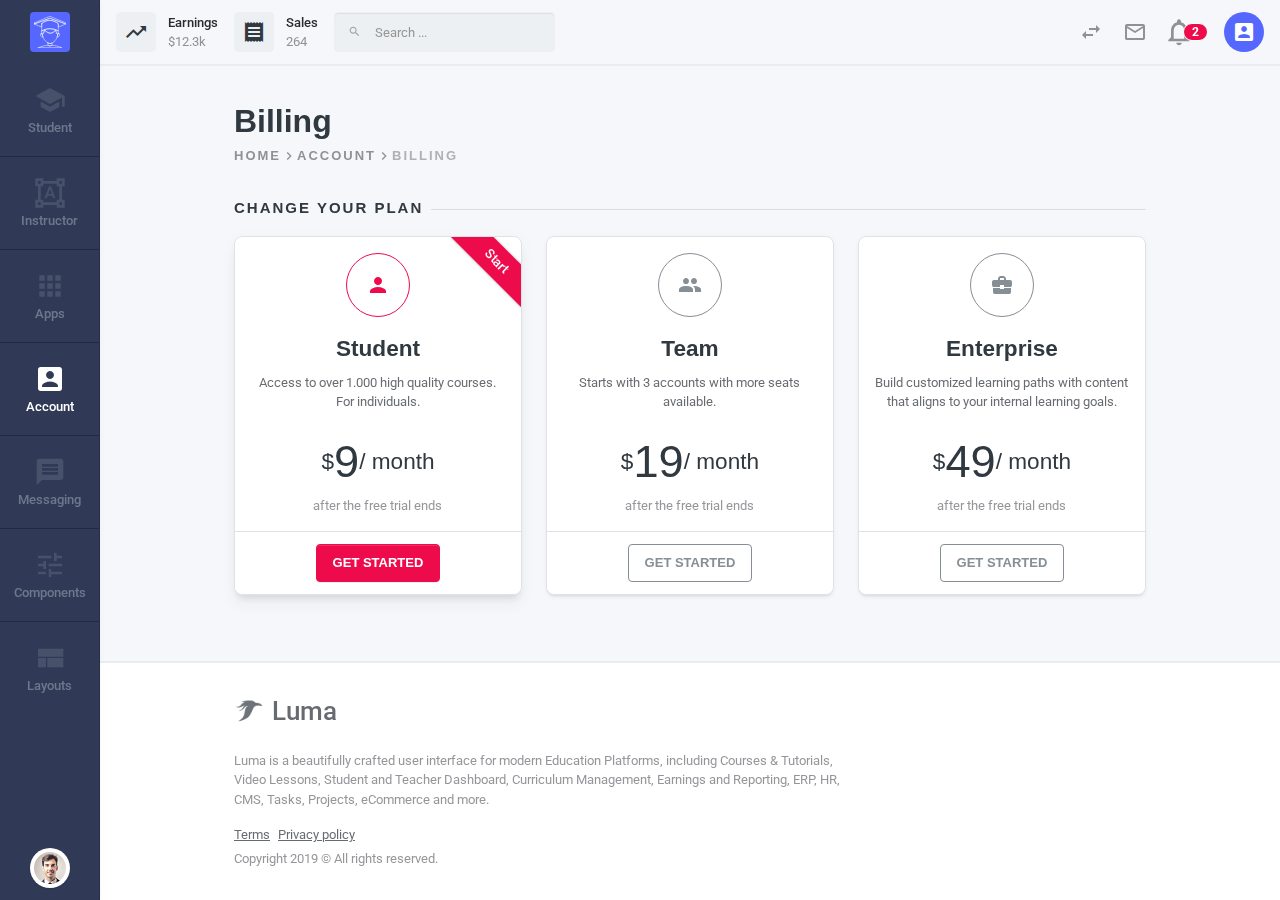
<file: Apollo1-front/Demos/Compact_App_Layout/billing-upgrade.html>
<!DOCTYPE html>
<html lang="en"
      dir="ltr">

    <head>
        <meta charset="utf-8">
        <meta http-equiv="X-UA-Compatible"
              content="IE=edge">
        <meta name="viewport"
              content="width=device-width, initial-scale=1, shrink-to-fit=no">
        <title>Billing</title>

        <!-- Prevent the demo from appearing in search engines -->
        <meta name="robots"
              content="noindex">

        <link href="https://fonts.googleapis.com/css?family=Lato:400,700%7CRoboto:400,500%7CExo+2:600&display=swap"
              rel="stylesheet">

        <!-- Preloader -->
        <link type="text/css"
              href="../../public/vendor/spinkit.css"
              rel="stylesheet">

        <!-- Perfect Scrollbar -->
        <link type="text/css"
              href="../../public/vendor/perfect-scrollbar.css"
              rel="stylesheet">

        <!-- Material Design Icons -->
        <link type="text/css"
              href="../../public/css/material-icons.css"
              rel="stylesheet">

        <!-- Font Awesome Icons -->
        <link type="text/css"
              href="../../public/css/fontawesome.css"
              rel="stylesheet">

        <!-- Preloader -->
        <link type="text/css"
              href="../../public/css/preloader.css"
              rel="stylesheet">

        <!-- App CSS -->
        <link type="text/css"
              href="../../public/css/app.css"
              rel="stylesheet">

    </head>

    <body class="layout-compact layout-compact">

        <div class="preloader">
            <div class="sk-chase">
                <div class="sk-chase-dot"></div>
                <div class="sk-chase-dot"></div>
                <div class="sk-chase-dot"></div>
                <div class="sk-chase-dot"></div>
                <div class="sk-chase-dot"></div>
                <div class="sk-chase-dot"></div>
            </div>

            <!-- <div class="sk-bounce">
    <div class="sk-bounce-dot"></div>
    <div class="sk-bounce-dot"></div>
  </div> -->

            <!-- More spinner examples at https://github.com/tobiasahlin/SpinKit/blob/master/examples.html -->
        </div>

        <!-- Drawer Layout -->

        <div class="mdk-drawer-layout js-mdk-drawer-layout"
             data-push
             data-responsive-width="992px">
            <div class="mdk-drawer-layout__content page-content">

                <!-- Header -->

                <!-- Navbar -->

                <div class="navbar navbar-expand pr-0 navbar-light border-bottom-2"
                     id="default-navbar"
                     data-primary>

                    <!-- Navbar Toggler -->

                    <button class="navbar-toggler w-auto mr-16pt d-block d-lg-none rounded-0"
                            type="button"
                            data-toggle="sidebar">
                        <span class="material-icons">short_text</span>
                    </button>

                    <!-- // END Navbar Toggler -->

                    <!-- Navbar Brand -->

                    <a href="index.html"
                       class="navbar-brand mr-16pt d-lg-none">

                        <span class="avatar avatar-sm navbar-brand-icon mr-0 mr-lg-8pt">

                            <span class="avatar-title rounded bg-primary"><img src="../../public/images/illustration/student/128/white.svg"
                                     alt="logo"
                                     class="img-fluid" /></span>

                        </span>

                        <span class="d-none d-lg-block">Luma</span>
                    </a>

                    <!-- // END Navbar Brand -->

                    <span class="d-none d-md-flex align-items-center mr-16pt">

                        <span class="avatar avatar-sm mr-12pt">

                            <span class="avatar-title rounded navbar-avatar"><i class="material-icons">trending_up</i></span>

                        </span>

                        <small class="flex d-flex flex-column">
                            <strong class="navbar-text-100">Earnings</strong>
                            <span class="navbar-text-50">&dollar;12.3k</span>
                        </small>
                    </span>
                    <span class="d-none d-md-flex align-items-center mr-16pt">

                        <span class="avatar avatar-sm mr-12pt">

                            <span class="avatar-title rounded navbar-avatar"><i class="material-icons">receipt</i></span>

                        </span>

                        <small class="flex d-flex flex-column">
                            <strong class="navbar-text-100">Sales</strong>
                            <span class="navbar-text-50">264</span>
                        </small>
                    </span>

                    <!-- Navbar Search -->

                    <form class="search-form navbar-search d-none d-md-flex mr-16pt"
                          action="index.html">
                        <button class="btn"
                                type="submit"><i class="material-icons">search</i></button>
                        <input type="text"
                               class="form-control"
                               placeholder="Search ...">
                    </form>

                    <!-- // END Navbar Search -->

                    <div class="flex"></div>

                    <!-- Switch Layout -->

                    <a href="../App_Layout/billing-upgrade.html"
                       class="navbar-toggler navbar-toggler-custom align-items-center justify-content-center d-none d-lg-flex"
                       data-toggle="tooltip"
                       data-title="Switch to Vertical App Layout"
                       data-placement="bottom"
                       data-boundary="window">
                        <span class="material-icons">swap_horiz</span>
                    </a>

                    <!-- // END Switch Layout -->

                    <!-- Navbar Menu -->

                    <div class="nav navbar-nav flex-nowrap d-flex mr-16pt">

                        <!-- Notifications dropdown -->
                        <div class="nav-item dropdown dropdown-notifications dropdown-xs-down-full"
                             data-toggle="tooltip"
                             data-title="Messages"
                             data-placement="bottom"
                             data-boundary="window">
                            <button class="nav-link btn-flush dropdown-toggle"
                                    type="button"
                                    data-toggle="dropdown"
                                    data-caret="false">
                                <i class="material-icons icon-24pt">mail_outline</i>
                            </button>
                            <div class="dropdown-menu dropdown-menu-right">
                                <div data-perfect-scrollbar
                                     class="position-relative">
                                    <div class="dropdown-header"><strong>Messages</strong></div>
                                    <div class="list-group list-group-flush mb-0">

                                        <a href="javascript:void(0);"
                                           class="list-group-item list-group-item-action unread">
                                            <span class="d-flex align-items-center mb-1">
                                                <small class="text-black-50">5 minutes ago</small>

                                                <span class="ml-auto unread-indicator bg-accent"></span>

                                            </span>
                                            <span class="d-flex">
                                                <span class="avatar avatar-xs mr-2">
                                                    <img src="../../public/images/people/110/woman-5.jpg"
                                                         alt="people"
                                                         class="avatar-img rounded-circle">
                                                </span>
                                                <span class="flex d-flex flex-column">
                                                    <strong class="text-black-100">Michelle</strong>
                                                    <span class="text-black-70">Clients loved the new design.</span>
                                                </span>
                                            </span>
                                        </a>

                                        <a href="javascript:void(0);"
                                           class="list-group-item list-group-item-action">
                                            <span class="d-flex align-items-center mb-1">
                                                <small class="text-black-50">5 minutes ago</small>

                                            </span>
                                            <span class="d-flex">
                                                <span class="avatar avatar-xs mr-2">
                                                    <img src="../../public/images/people/110/woman-5.jpg"
                                                         alt="people"
                                                         class="avatar-img rounded-circle">
                                                </span>
                                                <span class="flex d-flex flex-column">
                                                    <strong class="text-black-100">Michelle</strong>
                                                    <span class="text-black-70">🔥 Superb job..</span>
                                                </span>
                                            </span>
                                        </a>

                                    </div>
                                </div>
                            </div>
                        </div>
                        <!-- // END Notifications dropdown -->

                        <!-- Notifications dropdown -->
                        <div class="nav-item ml-16pt dropdown dropdown-notifications dropdown-xs-down-full"
                             data-toggle="tooltip"
                             data-title="Notifications"
                             data-placement="bottom"
                             data-boundary="window">
                            <button class="nav-link btn-flush dropdown-toggle"
                                    type="button"
                                    data-toggle="dropdown"
                                    data-caret="false">
                                <i class="material-icons">notifications_none</i>
                                <span class="badge badge-notifications badge-accent">2</span>
                            </button>
                            <div class="dropdown-menu dropdown-menu-right">
                                <div data-perfect-scrollbar
                                     class="position-relative">
                                    <div class="dropdown-header"><strong>System notifications</strong></div>
                                    <div class="list-group list-group-flush mb-0">

                                        <a href="javascript:void(0);"
                                           class="list-group-item list-group-item-action unread">
                                            <span class="d-flex align-items-center mb-1">
                                                <small class="text-black-50">3 minutes ago</small>

                                                <span class="ml-auto unread-indicator bg-accent"></span>

                                            </span>
                                            <span class="d-flex">
                                                <span class="avatar avatar-xs mr-2">
                                                    <span class="avatar-title rounded-circle bg-light">
                                                        <i class="material-icons font-size-16pt text-accent">account_circle</i>
                                                    </span>
                                                </span>
                                                <span class="flex d-flex flex-column">

                                                    <span class="text-black-70">Your profile information has not been synced correctly.</span>
                                                </span>
                                            </span>
                                        </a>

                                        <a href="javascript:void(0);"
                                           class="list-group-item list-group-item-action">
                                            <span class="d-flex align-items-center mb-1">
                                                <small class="text-black-50">5 hours ago</small>

                                            </span>
                                            <span class="d-flex">
                                                <span class="avatar avatar-xs mr-2">
                                                    <span class="avatar-title rounded-circle bg-light">
                                                        <i class="material-icons font-size-16pt text-primary">group_add</i>
                                                    </span>
                                                </span>
                                                <span class="flex d-flex flex-column">
                                                    <strong class="text-black-100">Adrian. D</strong>
                                                    <span class="text-black-70">Wants to join your private group.</span>
                                                </span>
                                            </span>
                                        </a>

                                        <a href="javascript:void(0);"
                                           class="list-group-item list-group-item-action">
                                            <span class="d-flex align-items-center mb-1">
                                                <small class="text-black-50">1 day ago</small>

                                            </span>
                                            <span class="d-flex">
                                                <span class="avatar avatar-xs mr-2">
                                                    <span class="avatar-title rounded-circle bg-light">
                                                        <i class="material-icons font-size-16pt text-warning">storage</i>
                                                    </span>
                                                </span>
                                                <span class="flex d-flex flex-column">

                                                    <span class="text-black-70">Your deploy was successful.</span>
                                                </span>
                                            </span>
                                        </a>

                                    </div>
                                </div>
                            </div>
                        </div>
                        <!-- // END Notifications dropdown -->

                        <div class="nav-item dropdown">
                            <a href="#"
                               class="nav-link d-flex align-items-center dropdown-toggle"
                               data-toggle="dropdown"
                               data-caret="false">

                                <span class="avatar avatar-sm mr-8pt2">

                                    <span class="avatar-title rounded-circle bg-primary"><i class="material-icons">account_box</i></span>

                                </span>

                            </a>
                            <div class="dropdown-menu dropdown-menu-right">
                                <div class="dropdown-header"><strong>Account</strong></div>
                                <a class="dropdown-item"
                                   href="edit-account.html">Edit Account</a>
                                <a class="dropdown-item"
                                   href="billing.html">Billing</a>
                                <a class="dropdown-item"
                                   href="billing-history.html">Payments</a>
                                <a class="dropdown-item"
                                   href="login.html">Logout</a>
                            </div>
                        </div>
                    </div>

                    <!-- // END Navbar Menu -->

                </div>

                <!-- // END Navbar -->

                <!-- // END Header -->

                <div class="pt-32pt">
                    <div class="container page__container d-flex flex-column flex-md-row align-items-center text-center text-sm-left">
                        <div class="flex d-flex flex-column flex-sm-row align-items-center">

                            <div class="mb-24pt mb-sm-0 mr-sm-24pt">
                                <h2 class="mb-0">Billing</h2>

                                <ol class="breadcrumb p-0 m-0">
                                    <li class="breadcrumb-item"><a href="index.html">Home</a></li>

                                    <li class="breadcrumb-item">

                                        <a href="">Account</a>

                                    </li>

                                    <li class="breadcrumb-item active">

                                        Billing

                                    </li>

                                </ol>

                            </div>
                        </div>

                    </div>
                </div>

                <!-- BEFORE Page Content -->

                <!-- // END BEFORE Page Content -->

                <!-- Page Content -->

                <div class="page-section container page__container">
                    <div class="page-separator">
                        <div class="page-separator__text">Change your plan</div>
                    </div>

                    <div class="row card-group-row">
                        <div class="col-lg-4 col-sm-6 card-group-row__col">

                            <div class="card card-group-row__card text-center o-hidden card--raised mb-lg-0">

                                <span class="corner-ribbon corner-ribbon--default-right-top corner-ribbon--shadow bg-accent text-white">Start</span>

                                <div class="card-body d-flex flex-column">
                                    <div class="flex-grow mb-16pt">
                                        <span class="w-64 h-64 icon-holder icon-holder--outline-accent rounded-circle d-inline-flex mb-16pt">
                                            <i class="material-icons">person</i>
                                        </span>
                                        <h4 class="mb-8pt">Student</h4>
                                        <p class="text-70 mb-0">Access to over 1.000 high quality courses. For individuals.</p>
                                    </div>
                                    <p class="d-flex justify-content-center align-items-center m-0">
                                        <span class="h4 m-0 font-weight-normal">&dollar;</span>
                                        <span class="h1 m-0 font-weight-normal">9</span>
                                        <span class="h4 m-0 font-weight-normal">/ month</span>
                                    </p>
                                    <p class="lh-1 text-muted mb-0"><small>after the free trial ends</small></p>
                                </div>
                                <div class="card-footer">
                                    <a href="signup.html"
                                       class="btn btn-accent">Get started</a>
                                </div>
                            </div>

                        </div>
                        <div class="col-lg-4 col-sm-6 card-group-row__col">

                            <div class="card card-group-row__card text-center o-hidden mb-lg-0">

                                <div class="card-body d-flex flex-column">
                                    <div class="flex-grow mb-16pt">
                                        <span class="w-64 h-64 icon-holder icon-holder--outline-secondary rounded-circle d-inline-flex mb-16pt">
                                            <i class="material-icons">group</i>
                                        </span>
                                        <h4 class="mb-8pt">Team</h4>
                                        <p class="text-70 mb-0">Starts with 3 accounts with more seats available.</p>
                                    </div>
                                    <p class="d-flex justify-content-center align-items-center m-0">
                                        <span class="h4 m-0 font-weight-normal">&dollar;</span>
                                        <span class="h1 m-0 font-weight-normal">19</span>
                                        <span class="h4 m-0 font-weight-normal">/ month</span>
                                    </p>
                                    <p class="lh-1 text-muted mb-0"><small>after the free trial ends</small></p>
                                </div>
                                <div class="card-footer">
                                    <a href="signup.html"
                                       class="btn btn-outline-secondary">Get started</a>
                                </div>
                            </div>

                        </div>
                        <div class="col-lg-4 col-sm-6 card-group-row__col">

                            <div class="card card-group-row__card text-center o-hidden mb-0">

                                <div class="card-body d-flex flex-column">
                                    <div class="flex-grow mb-16pt">
                                        <span class="w-64 h-64 icon-holder icon-holder--outline-secondary rounded-circle d-inline-flex mb-16pt">
                                            <i class="material-icons">business_center</i>
                                        </span>
                                        <h4 class="mb-8pt">Enterprise</h4>
                                        <p class="text-70 mb-0">Build customized learning paths with content that aligns to your internal learning goals.</p>
                                    </div>
                                    <p class="d-flex justify-content-center align-items-center m-0">
                                        <span class="h4 m-0 font-weight-normal">&dollar;</span>
                                        <span class="h1 m-0 font-weight-normal">49</span>
                                        <span class="h4 m-0 font-weight-normal">/ month</span>
                                    </p>
                                    <p class="lh-1 text-muted mb-0"><small>after the free trial ends</small></p>
                                </div>
                                <div class="card-footer">
                                    <a href="signup.html"
                                       class="btn btn-outline-secondary">Get started</a>
                                </div>
                            </div>

                        </div>
                    </div>
                </div>

                <!-- // END Page Content -->

                <!-- Footer -->

                <div class="bg-white border-top-2 mt-auto">
                    <div class="container page__container page-section d-flex flex-column">
                        <p class="text-70 brand mb-24pt">
                            <img class="brand-icon"
                                 src="../../public/images/logo/black-70@2x.png"
                                 width="30"
                                 alt="Luma"> Luma
                        </p>
                        <p class="measure-lead-max text-50 small mr-8pt">Luma is a beautifully crafted user interface for modern Education Platforms, including Courses & Tutorials, Video Lessons, Student and Teacher Dashboard, Curriculum Management, Earnings and Reporting, ERP, HR, CMS, Tasks, Projects, eCommerce and more.</p>
                        <p class="mb-8pt d-flex">
                            <a href=""
                               class="text-70 text-underline mr-8pt small">Terms</a>
                            <a href=""
                               class="text-70 text-underline small">Privacy policy</a>
                        </p>
                        <p class="text-50 small mt-n1 mb-0">Copyright 2019 &copy; All rights reserved.</p>
                    </div>
                </div>

                <!-- // END Footer -->

            </div>

            <!-- // END drawer-layout__content -->

            <!-- drawer -->
            <div class="mdk-drawer js-mdk-drawer layout-compact__drawer"
                 id="default-drawer">
                <div class="mdk-drawer__content js-sidebar-mini"
                     data-responsive-width="992px"
                     data-layout="compact">

                    <div class="sidebar sidebar-mini sidebar-dark-pickled-bluewood sidebar-left d-flex flex-column">

                        <!-- Brand -->
                        <a href="index.html"
                           class="sidebar-brand p-0 navbar-height d-flex justify-content-center">

                            <span class="avatar avatar-sm ">

                                <span class="avatar-title rounded bg-primary"><img src="../../public/images/illustration/student/128/white.svg"
                                         class="img-fluid"
                                         alt="logo" /></span>

                            </span>

                        </a>

                        <div class="flex d-flex flex-column justify-content-start"
                             data-perfect-scrollbar>
                            <ul class="nav flex-shrink-0 flex-nowrap flex-column sidebar-menu mb-0 sm-item-bordered js-sidebar-mini-tabs"
                                role="tablist">
                                <li class="sidebar-menu-item"
                                    data-title="Student"
                                    data-placement="right"
                                    data-boundary="window">
                                    <a class="sidebar-menu-button"
                                       href="#sm_student"
                                       data-toggle="tab"
                                       role="tab"
                                       aria-controls="sm_student"
                                       aria-selected="true">
                                        <i class="sidebar-menu-icon sidebar-menu-icon--left material-icons">school</i>
                                        <span class="sidebar-menu-text">Student</span>
                                    </a>
                                </li>
                                <li class="sidebar-menu-item"
                                    data-title="Instructor"
                                    data-placement="right"
                                    data-container="body"
                                    data-boundary="window">
                                    <a class="sidebar-menu-button"
                                       href="#sm_instructor"
                                       data-toggle="tab"
                                       role="tab"
                                       aria-controls="sm_instructor"
                                       aria-selected="false">
                                        <i class="sidebar-menu-icon sidebar-menu-icon--left material-icons">format_shapes</i>
                                        <span class="sidebar-menu-text">Instructor</span>
                                    </a>
                                </li>
                                <li class="sidebar-menu-item "
                                    data-title="Apps"
                                    data-placement="right"
                                    data-container="body"
                                    data-boundary="window">
                                    <a class="sidebar-menu-button"
                                       href="#sm_apps"
                                       data-toggle="tab"
                                       role="tab"
                                       aria-controls="sm_apps">
                                        <i class="sidebar-menu-icon sidebar-menu-icon--left material-icons">apps</i>
                                        <span class="sidebar-menu-text">Apps</span>
                                    </a>
                                </li>
                                <li class="sidebar-menu-item  active "
                                    data-title="Account"
                                    data-placement="right"
                                    data-container="body"
                                    data-boundary="window">
                                    <a class="sidebar-menu-button"
                                       href="#sm_account"
                                       data-toggle="tab"
                                       role="tab"
                                       aria-controls="sm_account">
                                        <i class="sidebar-menu-icon sidebar-menu-icon--left material-icons">account_box</i>
                                        <span class="sidebar-menu-text">Account</span>
                                    </a>
                                </li>
                                <li class="sidebar-menu-item "
                                    data-title="Messaging"
                                    data-placement="right"
                                    data-container="body"
                                    data-boundary="window">
                                    <a class="sidebar-menu-button"
                                       href="#sm_messaging"
                                       data-toggle="tab"
                                       role="tab"
                                       aria-controls="sm_messaging">
                                        <i class="sidebar-menu-icon sidebar-menu-icon--left material-icons">message</i>
                                        <span class="sidebar-menu-text">Messaging</span>
                                    </a>
                                </li>
                                <li class="sidebar-menu-item"
                                    data-title="Components"
                                    data-placement="right"
                                    data-container="body"
                                    data-boundary="window">
                                    <a class="sidebar-menu-button"
                                       href="#sm_components"
                                       data-toggle="tab"
                                       role="tab"
                                       aria-controls="sm_components">
                                        <i class="sidebar-menu-icon sidebar-menu-icon--left material-icons">tune</i>
                                        <span class="sidebar-menu-text">Components</span>
                                    </a>
                                </li>
                                <li class="sidebar-menu-item"
                                    data-title="Layouts"
                                    data-placement="right"
                                    data-boundary="window">
                                    <a class="sidebar-menu-button"
                                       href="#sm_layouts"
                                       data-toggle="tab"
                                       role="tab"
                                       aria-controls="sm_layouts"
                                       aria-selected="false">
                                        <i class="sidebar-menu-icon sidebar-menu-icon--left material-icons">view_compact</i>
                                        <span class="sidebar-menu-text">Layouts</span>
                                    </a>
                                </li>
                            </ul>
                        </div>

                        <ul class="nav flex-column sidebar-menu align-items-center mb-12pt js-sidebar-mini-tabs"
                            role="tablist">
                            <li class="sidebar-account"
                                style="width: 40px;">
                                <a href="#sm_account_1"
                                   class="p-4pt d-flex align-items-center justify-content-center"
                                   data-toggle="tab"
                                   role="tab"
                                   aria-controls="sm_account_1"
                                   aria-selected="true">
                                    <img width="32"
                                         height="32"
                                         class="rounded-circle"
                                         src="../../public/images/people/50/guy-3.jpg"
                                         alt="account" />
                                </a>
                            </li>
                        </ul>

                    </div>

                    <div class="sidebar sidebar-light sidebar-left flex sidebar-secondary pt-16pt"
                         data-perfect-scrollbar>

                        <div class="tab-content">

                            <div class="tab-pane"
                                 id="sm_account_1">
                                <div class="sidebar-heading">Account</div>
                                <ul class="sidebar-menu">
                                    <li class="sidebar-menu-item">
                                        <a class="sidebar-menu-button"
                                           href="edit-account.html">
                                            <span class="sidebar-menu-text">Edit Account</span>
                                        </a>
                                    </li>
                                    <li class="sidebar-menu-item">
                                        <a class="sidebar-menu-button"
                                           href="billing.html">Billing</a>
                                    </li>
                                    <li class="sidebar-menu-item">
                                        <a class="sidebar-menu-button"
                                           href="billing-history.html">Payments</a>
                                    </li>
                                    <li class="sidebar-menu-item">
                                        <a class="sidebar-menu-button"
                                           href="login.html">Logout</a>
                                    </li>
                                </ul>
                            </div>

                            <div class="tab-pane "
                                 id="sm_apps">
                                <div class="sidebar-heading">Apps</div>
                                <ul class="sidebar-menu">
                                    <li class="sidebar-menu-item">
                                        <a class="sidebar-menu-button js-sidebar-collapse"
                                           data-toggle="collapse"
                                           href="#enterprise_menu">
                                            <span class="material-icons sidebar-menu-icon sidebar-menu-icon--left">donut_large</span>
                                            Enterprise
                                            <span class="ml-auto sidebar-menu-toggle-icon"></span>
                                        </a>
                                        <ul class="sidebar-submenu collapse sm-indent"
                                            id="enterprise_menu">
                                            <li class="sidebar-menu-item">
                                                <a class="sidebar-menu-button"
                                                   href="erp-dashboard.html">
                                                    <span class="sidebar-menu-text">ERP Dashboard</span>
                                                </a>
                                            </li>
                                            <li class="sidebar-menu-item">
                                                <a class="sidebar-menu-button"
                                                   href="crm-dashboard.html">
                                                    <span class="sidebar-menu-text">CRM Dashboard</span>
                                                </a>
                                            </li>
                                            <li class="sidebar-menu-item">
                                                <a class="sidebar-menu-button"
                                                   href="hr-dashboard.html">
                                                    <span class="sidebar-menu-text">HR Dashboard</span>
                                                </a>
                                            </li>
                                            <li class="sidebar-menu-item">
                                                <a class="sidebar-menu-button"
                                                   href="employees.html">
                                                    <span class="sidebar-menu-text">Employees</span>
                                                </a>
                                            </li>
                                            <li class="sidebar-menu-item">
                                                <a class="sidebar-menu-button"
                                                   href="staff.html">
                                                    <span class="sidebar-menu-text">Staff</span>
                                                </a>
                                            </li>
                                            <li class="sidebar-menu-item">
                                                <a class="sidebar-menu-button"
                                                   href="leaves.html">
                                                    <span class="sidebar-menu-text">Leaves</span>
                                                </a>
                                            </li>
                                            <li class="sidebar-menu-item">
                                                <a class="sidebar-menu-button disabled"
                                                   href="departments.html">
                                                    <span class="sidebar-menu-text">Departments</span>
                                                </a>
                                            </li>
                                            <!-- <li class="sidebar-menu-item">
  <a class="sidebar-menu-button disabled" href="documents.html">
    <span class="sidebar-menu-text">Documents</span>
  </a>
</li>
<li class="sidebar-menu-item">
  <a class="sidebar-menu-button disabled" href="attendance.html">
    <span class="sidebar-menu-text">Attendance</span>
  </a>
</li>
<li class="sidebar-menu-item">
  <a class="sidebar-menu-button disabled" href="recruitment.html">
    <span class="sidebar-menu-text">Recruitment</span>
  </a>
</li>
<li class="sidebar-menu-item">
  <a class="sidebar-menu-button disabled" href="payroll.html">
    <span class="sidebar-menu-text">Payroll</span>
  </a>
</li>
<li class="sidebar-menu-item">
  <a class="sidebar-menu-button disabled" href="training.html">
    <span class="sidebar-menu-text">Training</span>
  </a>
</li>
<li class="sidebar-menu-item">
  <a class="sidebar-menu-button disabled" href="employee-profile.html">
    <span class="sidebar-menu-text">Employee Profile</span>
  </a>
</li>
<li class="sidebar-menu-item">
  <a class="sidebar-menu-button disabled" href="accounting.html">
    <span class="sidebar-menu-text">Accounting</span>
  </a>
</li>
<li class="sidebar-menu-item">
  <a class="sidebar-menu-button disabled" href="inventory.html">
    <span class="sidebar-menu-text">Inventory</span>
  </a>
</li> -->
                                        </ul>
                                    </li>
                                    <li class="sidebar-menu-item">
                                        <a class="sidebar-menu-button"
                                           data-toggle="collapse"
                                           href="#community_menu">
                                            <span class="material-icons sidebar-menu-icon sidebar-menu-icon--left">people_outline</span>
                                            Community
                                            <span class="ml-auto sidebar-menu-toggle-icon"></span>
                                        </a>
                                        <ul class="sidebar-submenu collapse sm-indent"
                                            id="community_menu">
                                            <li class="sidebar-menu-item">
                                                <a class="sidebar-menu-button"
                                                   href="teachers.html">

                                                    <span class="sidebar-menu-text">Browse Teachers</span>
                                                </a>
                                            </li>
                                            <li class="sidebar-menu-item">
                                                <a class="sidebar-menu-button"
                                                   href="student-profile.html">

                                                    <span class="sidebar-menu-text">Student Profile</span>
                                                </a>
                                            </li>
                                            <li class="sidebar-menu-item">
                                                <a class="sidebar-menu-button"
                                                   href="teacher-profile.html">

                                                    <span class="sidebar-menu-text">Teacher Profile</span>
                                                </a>
                                            </li>
                                            <li class="sidebar-menu-item">
                                                <a class="sidebar-menu-button"
                                                   href="blog.html">

                                                    <span class="sidebar-menu-text">Blog</span>
                                                </a>
                                            </li>
                                            <li class="sidebar-menu-item">
                                                <a class="sidebar-menu-button"
                                                   href="blog-post.html">

                                                    <span class="sidebar-menu-text">Blog Post</span>
                                                </a>
                                            </li>
                                            <li class="sidebar-menu-item">
                                                <a class="sidebar-menu-button"
                                                   href="faq.html">
                                                    <span class="sidebar-menu-text">FAQ</span>
                                                </a>
                                            </li>
                                            <li class="sidebar-menu-item">
                                                <a class="sidebar-menu-button"
                                                   href="help-center.html">
                                                    <!--  -->
                                                    <span class="sidebar-menu-text">Help Center</span>
                                                </a>
                                            </li>
                                            <li class="sidebar-menu-item">
                                                <a class="sidebar-menu-button"
                                                   href="discussions.html">
                                                    <span class="sidebar-menu-text">Discussions</span>
                                                </a>
                                            </li>
                                            <li class="sidebar-menu-item">
                                                <a class="sidebar-menu-button"
                                                   href="discussion.html">
                                                    <span class="sidebar-menu-text">Discussion Details</span>
                                                </a>
                                            </li>
                                            <li class="sidebar-menu-item">
                                                <a class="sidebar-menu-button"
                                                   href="discussions-ask.html">
                                                    <span class="sidebar-menu-text">Ask Question</span>
                                                </a>
                                            </li>
                                        </ul>
                                    </li>
                                    <li class="sidebar-menu-item">
                                        <a class="sidebar-menu-button"
                                           data-toggle="collapse"
                                           href="#productivity_menu">
                                            <span class="material-icons sidebar-menu-icon sidebar-menu-icon--left">access_time</span>
                                            Productivity
                                            <span class="ml-auto sidebar-menu-toggle-icon"></span>
                                        </a>
                                        <ul class="sidebar-submenu collapse sm-indent"
                                            id="productivity_menu">
                                            <li class="sidebar-menu-item">
                                                <a class="sidebar-menu-button"
                                                   href="projects.html">
                                                    <span class="sidebar-menu-text">Projects</span>
                                                </a>
                                            </li>
                                            <li class="sidebar-menu-item">
                                                <a class="sidebar-menu-button"
                                                   href="tasks-board.html">
                                                    <span class="sidebar-menu-text">Tasks Board</span>
                                                </a>
                                            </li>
                                            <li class="sidebar-menu-item">
                                                <a class="sidebar-menu-button"
                                                   href="tasks-list.html">
                                                    <span class="sidebar-menu-text">Tasks List</span>
                                                </a>
                                            </li>
                                            <li class="sidebar-menu-item">
                                                <a class="sidebar-menu-button disabled"
                                                   href="kanban.html">
                                                    <span class="sidebar-menu-text">Kanban</span>
                                                </a>
                                            </li>
                                            <!-- <li class="sidebar-menu-item">
  <a class="sidebar-menu-button disabled" href="task-details.html">
    <span class="sidebar-menu-text">Task Details</span>
  </a>
</li>
<li class="sidebar-menu-item">
  <a class="sidebar-menu-button disabled" href="team-members.html">
    <span class="sidebar-menu-text">Team Members</span>
  </a>
</li> -->
                                        </ul>
                                    </li>
                                    <li class="sidebar-menu-item">
                                        <a class="sidebar-menu-button"
                                           data-toggle="collapse"
                                           href="#cms_menu">
                                            <span class="material-icons sidebar-menu-icon sidebar-menu-icon--left">content_copy</span>
                                            CMS
                                            <span class="ml-auto sidebar-menu-toggle-icon"></span>
                                        </a>
                                        <ul class="sidebar-submenu collapse sm-indent"
                                            id="cms_menu">
                                            <li class="sidebar-menu-item">
                                                <a class="sidebar-menu-button"
                                                   href="cms-dashboard.html">
                                                    <span class="sidebar-menu-text">CMS Dashboard</span>
                                                </a>
                                            </li>
                                            <li class="sidebar-menu-item">
                                                <a class="sidebar-menu-button"
                                                   href="posts.html">
                                                    <span class="sidebar-menu-text">Posts</span>
                                                </a>
                                            </li>
                                        </ul>
                                    </li>
                                    <li class="sidebar-menu-item">
                                        <a class="sidebar-menu-button"
                                           data-toggle="collapse"
                                           href="#ecommerce_menu">
                                            <span class="material-icons sidebar-menu-icon sidebar-menu-icon--left">shopping_cart</span>
                                            eCommerce
                                            <span class="ml-auto sidebar-menu-toggle-icon"></span>
                                        </a>
                                        <ul class="sidebar-submenu collapse sm-indent"
                                            id="ecommerce_menu">
                                            <li class="sidebar-menu-item">
                                                <a class="sidebar-menu-button"
                                                   href="ecommerce.html">
                                                    <span class="sidebar-menu-text">Shop Dashboard</span>
                                                </a>
                                            </li>
                                            <li class="sidebar-menu-item">
                                                <a class="sidebar-menu-button disabled"
                                                   href="edit-product.html">
                                                    <span class="sidebar-menu-text">Edit Product</span>
                                                </a>
                                            </li>
                                        </ul>
                                    </li>
                                </ul>
                            </div>
                            <div class="tab-pane "
                                 id="sm_student">
                                <div class="sidebar-heading">Student</div>
                                <ul class="sidebar-menu">

                                    <li class="sidebar-menu-item">
                                        <a class="sidebar-menu-button"
                                           href="index.html">
                                            <span class="material-icons sidebar-menu-icon sidebar-menu-icon--left">home</span>
                                            <span class="sidebar-menu-text">Home</span>
                                        </a>
                                    </li>
                                    <li class="sidebar-menu-item">
                                        <a class="sidebar-menu-button"
                                           href="courses.html">
                                            <span class="material-icons sidebar-menu-icon sidebar-menu-icon--left">local_library</span>
                                            <span class="sidebar-menu-text">Browse Courses</span>
                                        </a>
                                    </li>
                                    <li class="sidebar-menu-item">
                                        <a class="sidebar-menu-button"
                                           href="paths.html">
                                            <span class="material-icons sidebar-menu-icon sidebar-menu-icon--left">style</span>
                                            <span class="sidebar-menu-text">Browse Paths</span>
                                        </a>
                                    </li>
                                    <li class="sidebar-menu-item">
                                        <a class="sidebar-menu-button"
                                           href="student-dashboard.html">
                                            <span class="material-icons sidebar-menu-icon sidebar-menu-icon--left">account_box</span>
                                            <span class="sidebar-menu-text">Student Dashboard</span>
                                        </a>
                                    </li>
                                    <li class="sidebar-menu-item">
                                        <a class="sidebar-menu-button"
                                           href="student-my-courses.html">
                                            <span class="material-icons sidebar-menu-icon sidebar-menu-icon--left">search</span>
                                            <span class="sidebar-menu-text">My Courses</span>
                                        </a>
                                    </li>
                                    <li class="sidebar-menu-item">
                                        <a class="sidebar-menu-button"
                                           href="student-paths.html">
                                            <span class="material-icons sidebar-menu-icon sidebar-menu-icon--left">timeline</span>
                                            <span class="sidebar-menu-text">My Paths</span>
                                        </a>
                                    </li>
                                    <li class="sidebar-menu-item">
                                        <a class="sidebar-menu-button"
                                           href="student-path.html">
                                            <span class="material-icons sidebar-menu-icon sidebar-menu-icon--left">change_history</span>
                                            <span class="sidebar-menu-text">Path Details</span>
                                        </a>
                                    </li>
                                    <li class="sidebar-menu-item">
                                        <a class="sidebar-menu-button"
                                           href="student-course.html">
                                            <span class="material-icons sidebar-menu-icon sidebar-menu-icon--left">face</span>
                                            <span class="sidebar-menu-text">Course Preview</span>
                                        </a>
                                    </li>
                                    <li class="sidebar-menu-item">
                                        <a class="sidebar-menu-button"
                                           href="student-lesson.html">
                                            <span class="material-icons sidebar-menu-icon sidebar-menu-icon--left">panorama_fish_eye</span>
                                            <span class="sidebar-menu-text">Lesson Preview</span>
                                        </a>
                                    </li>
                                    <li class="sidebar-menu-item">
                                        <a class="sidebar-menu-button"
                                           href="student-take-course.html">
                                            <span class="material-icons sidebar-menu-icon sidebar-menu-icon--left">class</span>
                                            <span class="sidebar-menu-text">Take Course</span>
                                            <span class="sidebar-menu-badge badge badge-accent badge-notifications ml-auto">PRO</span>
                                        </a>
                                    </li>
                                    <li class="sidebar-menu-item">
                                        <a class="sidebar-menu-button"
                                           href="student-take-lesson.html">
                                            <span class="material-icons sidebar-menu-icon sidebar-menu-icon--left">import_contacts</span>
                                            <span class="sidebar-menu-text">Take Lesson</span>
                                        </a>
                                    </li>
                                    <li class="sidebar-menu-item">
                                        <a class="sidebar-menu-button"
                                           href="student-take-quiz.html">
                                            <span class="material-icons sidebar-menu-icon sidebar-menu-icon--left">dvr</span>
                                            <span class="sidebar-menu-text">Take Quiz</span>
                                        </a>
                                    </li>
                                    <li class="sidebar-menu-item">
                                        <a class="sidebar-menu-button"
                                           href="student-quiz-results.html">
                                            <span class="material-icons sidebar-menu-icon sidebar-menu-icon--left">poll</span>
                                            <span class="sidebar-menu-text">My Quizzes</span>
                                        </a>
                                    </li>
                                    <li class="sidebar-menu-item">
                                        <a class="sidebar-menu-button"
                                           href="student-quiz-result-details.html">
                                            <span class="material-icons sidebar-menu-icon sidebar-menu-icon--left">live_help</span>
                                            <span class="sidebar-menu-text">Quiz Result</span>
                                        </a>
                                    </li>
                                    <li class="sidebar-menu-item">
                                        <a class="sidebar-menu-button"
                                           href="student-path-assessment.html">
                                            <span class="material-icons sidebar-menu-icon sidebar-menu-icon--left">layers</span>
                                            <span class="sidebar-menu-text">Skill Assessment</span>
                                        </a>
                                    </li>
                                    <li class="sidebar-menu-item">
                                        <a class="sidebar-menu-button"
                                           href="student-path-assessment-result.html">
                                            <span class="material-icons sidebar-menu-icon sidebar-menu-icon--left">assignment_turned_in</span>
                                            <span class="sidebar-menu-text">Skill Result</span>
                                        </a>
                                    </li>

                                </ul>
                            </div>
                            <div class="tab-pane "
                                 id="sm_instructor">
                                <div class="sidebar-heading">Instructor</div>
                                <ul class="sidebar-menu">

                                    <li class="sidebar-menu-item">
                                        <a class="sidebar-menu-button"
                                           href="instructor-dashboard.html">
                                            <span class="material-icons sidebar-menu-icon sidebar-menu-icon--left">school</span>
                                            <span class="sidebar-menu-text">Instructor Dashboard</span>
                                        </a>
                                    </li>
                                    <li class="sidebar-menu-item">
                                        <a class="sidebar-menu-button"
                                           href="instructor-courses.html">
                                            <span class="material-icons sidebar-menu-icon sidebar-menu-icon--left">import_contacts</span>
                                            <span class="sidebar-menu-text">Manage Courses</span>
                                        </a>
                                    </li>
                                    <li class="sidebar-menu-item">
                                        <a class="sidebar-menu-button"
                                           href="instructor-quizzes.html">
                                            <span class="material-icons sidebar-menu-icon sidebar-menu-icon--left">help</span>
                                            <span class="sidebar-menu-text">Manage Quizzes</span>
                                        </a>
                                    </li>
                                    <li class="sidebar-menu-item">
                                        <a class="sidebar-menu-button"
                                           href="instructor-earnings.html">
                                            <span class="material-icons sidebar-menu-icon sidebar-menu-icon--left">trending_up</span>
                                            <span class="sidebar-menu-text">Earnings</span>
                                        </a>
                                    </li>
                                    <li class="sidebar-menu-item">
                                        <a class="sidebar-menu-button"
                                           href="instructor-statement.html">
                                            <span class="material-icons sidebar-menu-icon sidebar-menu-icon--left">receipt</span>
                                            <span class="sidebar-menu-text">Statement</span>
                                        </a>
                                    </li>
                                    <li class="sidebar-menu-item">
                                        <a class="sidebar-menu-button"
                                           href="instructor-edit-course.html">
                                            <span class="material-icons sidebar-menu-icon sidebar-menu-icon--left">post_add</span>
                                            <span class="sidebar-menu-text">Edit Course</span>
                                        </a>
                                    </li>
                                    <li class="sidebar-menu-item">
                                        <a class="sidebar-menu-button"
                                           href="instructor-edit-quiz.html">
                                            <span class="material-icons sidebar-menu-icon sidebar-menu-icon--left">format_shapes</span>
                                            <span class="sidebar-menu-text">Edit Quiz</span>
                                        </a>
                                    </li>

                                </ul>
                            </div>
                            <div class="tab-pane  fade active show "
                                 id="sm_account">
                                <div class="sidebar-heading">Account</div>
                                <ul class="sidebar-menu">
                                    <li class="sidebar-menu-item">
                                        <a class="sidebar-menu-button"
                                           href="pricing.html">
                                            <span class="sidebar-menu-text">Pricing</span>
                                        </a>
                                    </li>
                                    <li class="sidebar-menu-item">
                                        <a class="sidebar-menu-button"
                                           href="login.html">
                                            <span class="sidebar-menu-text">Login</span>
                                        </a>
                                    </li>
                                    <li class="sidebar-menu-item">
                                        <a class="sidebar-menu-button"
                                           href="signup.html">
                                            <span class="sidebar-menu-text">Signup</span>
                                        </a>
                                    </li>
                                    <li class="sidebar-menu-item">
                                        <a class="sidebar-menu-button"
                                           href="signup-payment.html">
                                            <span class="sidebar-menu-text">Payment</span>
                                        </a>
                                    </li>
                                    <li class="sidebar-menu-item">
                                        <a class="sidebar-menu-button"
                                           href="reset-password.html">
                                            <span class="sidebar-menu-text">Reset Password</span>
                                        </a>
                                    </li>
                                    <li class="sidebar-menu-item">
                                        <a class="sidebar-menu-button"
                                           href="change-password.html">
                                            <span class="sidebar-menu-text">Change Password</span>
                                        </a>
                                    </li>
                                    <li class="sidebar-menu-item">
                                        <a class="sidebar-menu-button"
                                           href="edit-account.html">
                                            <span class="sidebar-menu-text">Edit Account</span>
                                        </a>
                                    </li>
                                    <li class="sidebar-menu-item">
                                        <a class="sidebar-menu-button"
                                           href="edit-account-profile.html">
                                            <span class="sidebar-menu-text">Profile &amp; Privacy</span>
                                        </a>
                                    </li>
                                    <li class="sidebar-menu-item">
                                        <a class="sidebar-menu-button"
                                           href="edit-account-notifications.html">
                                            <span class="sidebar-menu-text">Email Notifications</span>
                                        </a>
                                    </li>
                                    <li class="sidebar-menu-item">
                                        <a class="sidebar-menu-button"
                                           href="edit-account-password.html">
                                            <span class="sidebar-menu-text">Account Password</span>
                                        </a>
                                    </li>
                                    <li class="sidebar-menu-item">
                                        <a class="sidebar-menu-button"
                                           href="billing.html">
                                            <span class="sidebar-menu-text">Subscription</span>
                                        </a>
                                    </li>
                                    <li class="sidebar-menu-item active">
                                        <a class="sidebar-menu-button"
                                           href="billing-upgrade.html">
                                            <span class="sidebar-menu-text">Upgrade Account</span>
                                        </a>
                                    </li>
                                    <li class="sidebar-menu-item">
                                        <a class="sidebar-menu-button"
                                           href="billing-payment.html">
                                            <span class="sidebar-menu-text">Payment Information</span>
                                        </a>
                                    </li>
                                    <li class="sidebar-menu-item">
                                        <a class="sidebar-menu-button"
                                           href="billing-history.html">
                                            <span class="sidebar-menu-text">Payment History</span>
                                        </a>
                                    </li>
                                    <li class="sidebar-menu-item">
                                        <a class="sidebar-menu-button"
                                           href="billing-invoice.html">
                                            <span class="sidebar-menu-text">Invoice</span>
                                        </a>
                                    </li>
                                </ul>
                            </div>
                            <div class="tab-pane "
                                 id="sm_messaging">
                                <div class="sidebar-heading">Messaging</div>
                                <ul class="sidebar-menu">
                                    <li class="sidebar-menu-item">
                                        <a class="sidebar-menu-button"
                                           href="messages.html">
                                            <span class="sidebar-menu-text">Messages</span>
                                        </a>
                                    </li>
                                    <li class="sidebar-menu-item">
                                        <a class="sidebar-menu-button"
                                           href="email.html">
                                            <span class="sidebar-menu-text">Email</span>
                                        </a>
                                    </li>
                                </ul>
                            </div>
                            <div class="tab-pane"
                                 id="sm_components">
                                <div class="sidebar-heading">UI Components</div>
                                <ul class="sidebar-menu">
                                    <li class="sidebar-menu-item">
                                        <a class="sidebar-menu-button"
                                           data-toggle="collapse"
                                           href="#components_menu">
                                            <span class="material-icons sidebar-menu-icon sidebar-menu-icon--left">tune</span>
                                            Components
                                            <span class="ml-auto sidebar-menu-toggle-icon"></span>
                                        </a>
                                        <ul class="sidebar-submenu collapse sm-indent"
                                            id="components_menu">
                                            <li class="sidebar-menu-item">
                                                <a class="sidebar-menu-button"
                                                   href="ui-buttons.html">
                                                    <span class="sidebar-menu-text">Buttons</span>
                                                </a>
                                            </li>
                                            <li class="sidebar-menu-item">
                                                <a class="sidebar-menu-button"
                                                   href="ui-avatars.html">
                                                    <span class="sidebar-menu-text">Avatars</span>
                                                </a>
                                            </li>
                                            <li class="sidebar-menu-item">
                                                <a class="sidebar-menu-button"
                                                   href="ui-forms.html">
                                                    <span class="sidebar-menu-text">Forms</span>
                                                </a>
                                            </li>
                                            <li class="sidebar-menu-item">
                                                <a class="sidebar-menu-button"
                                                   href="ui-loaders.html">
                                                    <span class="sidebar-menu-text">Loaders</span>
                                                </a>
                                            </li>
                                            <li class="sidebar-menu-item">
                                                <a class="sidebar-menu-button"
                                                   href="ui-tables.html">
                                                    <span class="sidebar-menu-text">Tables</span>
                                                </a>
                                            </li>
                                            <li class="sidebar-menu-item">
                                                <a class="sidebar-menu-button"
                                                   href="ui-cards.html">
                                                    <span class="sidebar-menu-text">Cards</span>
                                                </a>
                                            </li>
                                            <li class="sidebar-menu-item">
                                                <a class="sidebar-menu-button"
                                                   href="ui-icons.html">
                                                    <span class="sidebar-menu-text">Icons</span>
                                                </a>
                                            </li>
                                            <li class="sidebar-menu-item">
                                                <a class="sidebar-menu-button"
                                                   href="ui-tabs.html">
                                                    <span class="sidebar-menu-text">Tabs</span>
                                                </a>
                                            </li>
                                            <li class="sidebar-menu-item">
                                                <a class="sidebar-menu-button"
                                                   href="ui-alerts.html">
                                                    <span class="sidebar-menu-text">Alerts</span>
                                                </a>
                                            </li>
                                            <li class="sidebar-menu-item">
                                                <a class="sidebar-menu-button"
                                                   href="ui-badges.html">
                                                    <span class="sidebar-menu-text">Badges</span>
                                                </a>
                                            </li>
                                            <li class="sidebar-menu-item">
                                                <a class="sidebar-menu-button"
                                                   href="ui-progress.html">
                                                    <span class="sidebar-menu-text">Progress</span>
                                                </a>
                                            </li>
                                            <li class="sidebar-menu-item">
                                                <a class="sidebar-menu-button"
                                                   href="ui-pagination.html">
                                                    <span class="sidebar-menu-text">Pagination</span>
                                                </a>
                                            </li>
                                            <!-- <li class="sidebar-menu-item">
  <a class="sidebar-menu-button disabled" href="ui-typography.html">
    <span class="sidebar-menu-text">Typography</span>
  </a>
</li>
<li class="sidebar-menu-item">
  <a class="sidebar-menu-button disabled" href="ui-colors.html">
    <span class="sidebar-menu-text">Colors</span>
  </a>
</li>
<li class="sidebar-menu-item">
  <a class="sidebar-menu-button disabled" href="ui-breadcrumb.html">
    <span class="sidebar-menu-text">Breadcrumb</span>
  </a>
</li>
<li class="sidebar-menu-item">
  <a class="sidebar-menu-button disabled" href="ui-accordions.html">
    <span class="sidebar-menu-text">Accordions</span>
  </a>
</li>
<li class="sidebar-menu-item">
  <a class="sidebar-menu-button disabled" href="ui-modals.html">
    <span class="sidebar-menu-text">Modals</span>
  </a>
</li>
<li class="sidebar-menu-item">
  <a class="sidebar-menu-button disabled" href="ui-chips.html">
    <span class="sidebar-menu-text">Chips</span>
  </a>
</li> -->
                                            <li class="sidebar-menu-item">
                                                <a class="sidebar-menu-button disabled"
                                                   href="">
                                                    <span class="sidebar-menu-text">Disabled</span>
                                                </a>
                                            </li>
                                        </ul>
                                    </li>
                                    <li class="sidebar-menu-item">
                                        <a class="sidebar-menu-button"
                                           data-toggle="collapse"
                                           href="#plugins_menu">
                                            <span class="material-icons sidebar-menu-icon sidebar-menu-icon--left">folder</span>
                                            Plugins
                                            <span class="ml-auto sidebar-menu-toggle-icon"></span>
                                        </a>
                                        <ul class="sidebar-submenu collapse sm-indent"
                                            id="plugins_menu">
                                            <li class="sidebar-menu-item">
                                                <a class="sidebar-menu-button"
                                                   href="ui-plugin-charts.html">
                                                    <span class="sidebar-menu-text">Charts</span>
                                                </a>
                                            </li>
                                            <li class="sidebar-menu-item">
                                                <a class="sidebar-menu-button"
                                                   href="ui-plugin-flatpickr.html">
                                                    <span class="sidebar-menu-text">Flatpickr</span>
                                                </a>
                                            </li>
                                            <li class="sidebar-menu-item">
                                                <a class="sidebar-menu-button"
                                                   href="ui-plugin-daterangepicker.html">
                                                    <span class="sidebar-menu-text">Date Range Picker</span>
                                                </a>
                                            </li>
                                            <li class="sidebar-menu-item">
                                                <a class="sidebar-menu-button"
                                                   href="ui-plugin-dragula.html">
                                                    <span class="sidebar-menu-text">Dragula</span>
                                                </a>
                                            </li>
                                            <li class="sidebar-menu-item">
                                                <a class="sidebar-menu-button"
                                                   href="ui-plugin-dropzone.html">
                                                    <span class="sidebar-menu-text">Dropzone</span>
                                                </a>
                                            </li>
                                            <li class="sidebar-menu-item">
                                                <a class="sidebar-menu-button"
                                                   href="ui-plugin-range-sliders.html">
                                                    <span class="sidebar-menu-text">Range Sliders</span>
                                                </a>
                                            </li>
                                            <li class="sidebar-menu-item">
                                                <a class="sidebar-menu-button"
                                                   href="ui-plugin-quill.html">
                                                    <span class="sidebar-menu-text">Quill</span>
                                                </a>
                                            </li>
                                            <li class="sidebar-menu-item">
                                                <a class="sidebar-menu-button"
                                                   href="ui-plugin-select2.html">
                                                    <span class="sidebar-menu-text">Select2</span>
                                                </a>
                                            </li>
                                            <li class="sidebar-menu-item">
                                                <a class="sidebar-menu-button"
                                                   href="ui-plugin-nestable.html">
                                                    <span class="sidebar-menu-text">Nestable</span>
                                                </a>
                                            </li>
                                            <li class="sidebar-menu-item">
                                                <a class="sidebar-menu-button"
                                                   href="ui-plugin-fancytree.html">
                                                    <span class="sidebar-menu-text">Fancy Tree</span>
                                                </a>
                                            </li>
                                            <li class="sidebar-menu-item">
                                                <a class="sidebar-menu-button"
                                                   href="ui-plugin-maps-vector.html">
                                                    <span class="sidebar-menu-text">Vector Maps</span>
                                                </a>
                                            </li>
                                            <li class="sidebar-menu-item">
                                                <a class="sidebar-menu-button"
                                                   href="ui-plugin-sweet-alert.html">
                                                    <span class="sidebar-menu-text">Sweet Alert</span>
                                                </a>
                                            </li>
                                            <li class="sidebar-menu-item">
                                                <a class="sidebar-menu-button"
                                                   href="ui-plugin-toastr.html">
                                                    <span class="sidebar-menu-text">Toastr</span>
                                                </a>
                                            </li>
                                            <li class="sidebar-menu-item">
                                                <a class="sidebar-menu-button disabled"
                                                   href="">
                                                    <span class="sidebar-menu-text">Disabled</span>
                                                </a>
                                            </li>
                                        </ul>
                                    </li>
                                </ul>
                            </div>
                            <div class="tab-pane"
                                 id="sm_layouts">
                                <div class="sidebar-heading">Layouts</div>
                                <ul class="sidebar-menu">
                                    <li class="sidebar-menu-item active">
                                        <a class="sidebar-menu-button"
                                           href="../Compact_App_Layout/billing-upgrade.html">
                                            <span class="sidebar-menu-text">Compact</span>
                                        </a>
                                    </li>
                                    <li class="sidebar-menu-item">
                                        <a class="sidebar-menu-button"
                                           href="../Mini_App_Layout/billing-upgrade.html">
                                            <span class="sidebar-menu-text">Mini</span>
                                        </a>
                                    </li>
                                    <li class="sidebar-menu-item">
                                        <a class="sidebar-menu-button"
                                           href="../Mini_Secondary_Layout/billing-upgrade.html">
                                            <span class="sidebar-menu-text">Mini + Secondary</span>
                                        </a>
                                    </li>
                                    <li class="sidebar-menu-item">
                                        <a class="sidebar-menu-button"
                                           href="../App_Layout/billing-upgrade.html">
                                            <span class="sidebar-menu-text">App</span>
                                        </a>
                                    </li>
                                    <li class="sidebar-menu-item">
                                        <a class="sidebar-menu-button"
                                           href="../Boxed_App_Layout/billing-upgrade.html">
                                            <span class="sidebar-menu-text">Boxed</span>
                                        </a>
                                    </li>
                                    <li class="sidebar-menu-item">
                                        <a class="sidebar-menu-button"
                                           href="../Sticky_App_Layout/billing-upgrade.html">
                                            <span class="sidebar-menu-text">Sticky</span>
                                        </a>
                                    </li>
                                    <li class="sidebar-menu-item">
                                        <a class="sidebar-menu-button"
                                           href="../Fixed_Layout/billing-upgrade.html">
                                            <span class="sidebar-menu-text">Fixed</span>
                                        </a>
                                    </li>
                                </ul>
                            </div>
                        </div>
                    </div>

                </div>
            </div>
            <!-- // END drawer -->

        </div>

        <!-- // END Drawer Layout -->

        <!-- jQuery -->
        <script src="../../public/vendor/jquery.min.js"></script>

        <!-- Bootstrap -->
        <script src="../../public/vendor/popper.min.js"></script>
        <script src="../../public/vendor/bootstrap.min.js"></script>

        <!-- Perfect Scrollbar -->
        <script src="../../public/vendor/perfect-scrollbar.min.js"></script>

        <!-- DOM Factory -->
        <script src="../../public/vendor/dom-factory.js"></script>

        <!-- MDK -->
        <script src="../../public/vendor/material-design-kit.js"></script>

        <!-- App JS -->
        <script src="../../public/js/app.js"></script>

        <!-- Preloader -->
        <script src="../../public/js/preloader.js"></script>

        <!-- Sidebar Mini JS -->
        <script src="../../public/js/sidebar-mini.js"></script>
        <script>
            (function() {
                'use strict';
                // ENABLE sidebar menu tabs
                $('.js-sidebar-mini-tabs [data-toggle="tab"]').on('click', function(e) {
                    e.preventDefault()
                    $(this).tab('show')
                })
                $('.js-sidebar-mini-tabs').on('show.bs.tab', function(e) {
                    $('.js-sidebar-mini-tabs > .active').removeClass('active')
                    $(e.target).parent().addClass('active')
                })
            })()
        </script>

    </body>

</html>
</file>
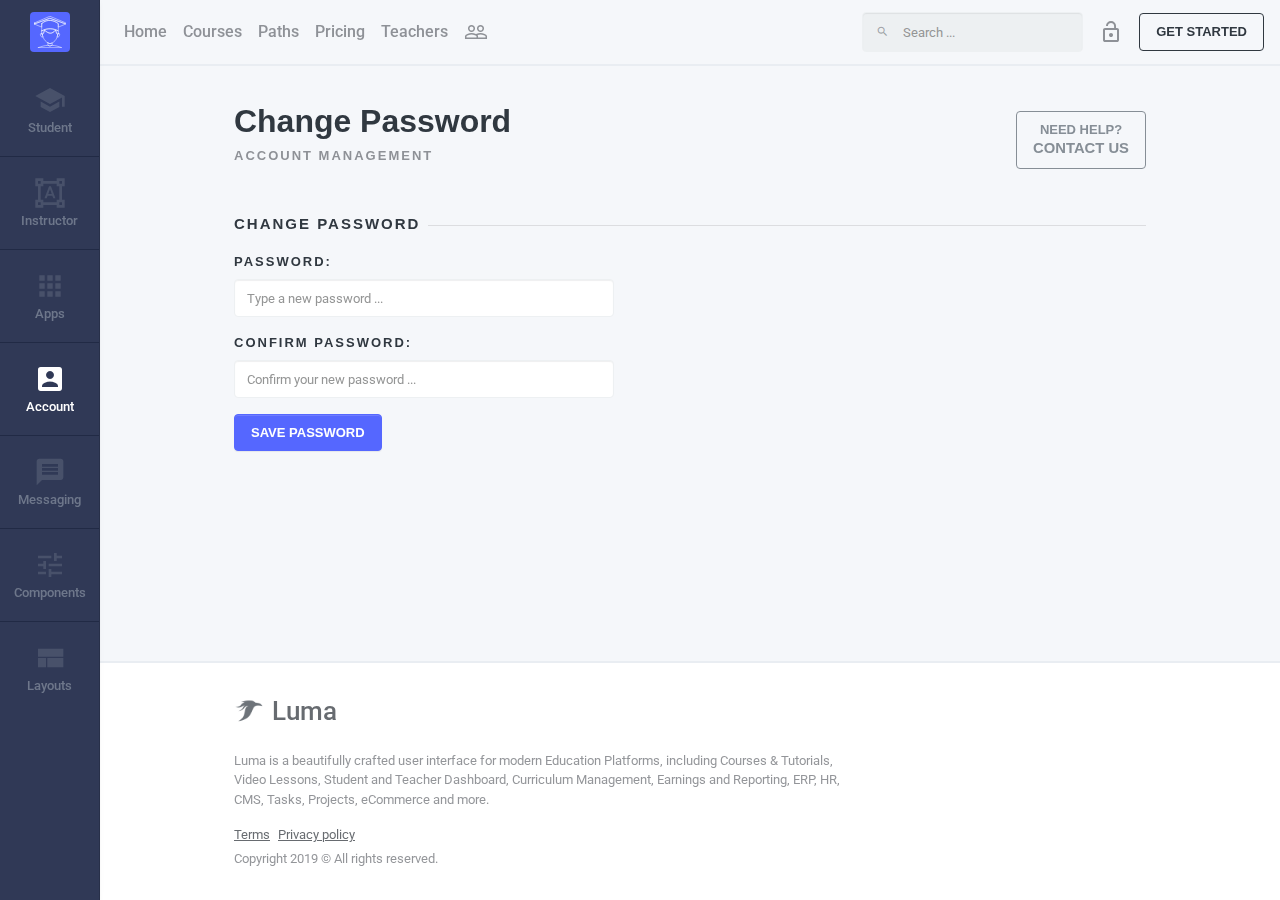
<file: Apollo1-front/Demos/Compact_App_Layout/change-password.html>
<!DOCTYPE html>
<html lang="en"
      dir="ltr">

    <head>
        <meta charset="utf-8">
        <meta http-equiv="X-UA-Compatible"
              content="IE=edge">
        <meta name="viewport"
              content="width=device-width, initial-scale=1, shrink-to-fit=no">
        <title>Change Password</title>

        <!-- Prevent the demo from appearing in search engines -->
        <meta name="robots"
              content="noindex">

        <link href="https://fonts.googleapis.com/css?family=Lato:400,700%7CRoboto:400,500%7CExo+2:600&display=swap"
              rel="stylesheet">

        <!-- Preloader -->
        <link type="text/css"
              href="../../public/vendor/spinkit.css"
              rel="stylesheet">

        <!-- Perfect Scrollbar -->
        <link type="text/css"
              href="../../public/vendor/perfect-scrollbar.css"
              rel="stylesheet">

        <!-- Material Design Icons -->
        <link type="text/css"
              href="../../public/css/material-icons.css"
              rel="stylesheet">

        <!-- Font Awesome Icons -->
        <link type="text/css"
              href="../../public/css/fontawesome.css"
              rel="stylesheet">

        <!-- Preloader -->
        <link type="text/css"
              href="../../public/css/preloader.css"
              rel="stylesheet">

        <!-- App CSS -->
        <link type="text/css"
              href="../../public/css/app.css"
              rel="stylesheet">

    </head>

    <body class="layout-compact layout-compact">

        <div class="preloader">
            <div class="sk-chase">
                <div class="sk-chase-dot"></div>
                <div class="sk-chase-dot"></div>
                <div class="sk-chase-dot"></div>
                <div class="sk-chase-dot"></div>
                <div class="sk-chase-dot"></div>
                <div class="sk-chase-dot"></div>
            </div>

            <!-- <div class="sk-bounce">
    <div class="sk-bounce-dot"></div>
    <div class="sk-bounce-dot"></div>
  </div> -->

            <!-- More spinner examples at https://github.com/tobiasahlin/SpinKit/blob/master/examples.html -->
        </div>

        <!-- Drawer Layout -->

        <div class="mdk-drawer-layout js-mdk-drawer-layout"
             data-push
             data-responsive-width="992px">
            <div class="mdk-drawer-layout__content page-content">

                <!-- Header -->

                <div class="navbar navbar-expand navbar-light border-bottom-2"
                     id="default-navbar"
                     data-primary>

                    <!-- Navbar toggler -->
                    <button class="navbar-toggler w-auto mr-16pt d-block d-lg-none rounded-0"
                            type="button"
                            data-toggle="sidebar">
                        <span class="material-icons">short_text</span>
                    </button>

                    <!-- Navbar Brand -->
                    <a href="index.html"
                       class="navbar-brand mr-16pt d-lg-none">
                        <!-- <img class="navbar-brand-icon" src="../../public/images/logo/white-100@2x.png" width="30" alt="Luma"> -->

                        <span class="avatar avatar-sm navbar-brand-icon mr-0 mr-lg-8pt">

                            <span class="avatar-title rounded bg-primary"><img src="../../public/images/illustration/student/128/white.svg"
                                     alt="logo"
                                     class="img-fluid" /></span>

                        </span>

                        <span class="d-none d-lg-block">Luma</span>
                    </a>

                    <ul class="nav navbar-nav d-none d-sm-flex flex justify-content-start ml-8pt">
                        <li class="nav-item">
                            <a href="index.html"
                               class="nav-link">Home</a>
                        </li>
                        <li class="nav-item dropdown">
                            <a href="#"
                               class="nav-link dropdown-toggle"
                               data-toggle="dropdown"
                               data-caret="false">Courses</a>
                            <div class="dropdown-menu">
                                <a href="courses.html"
                                   class="dropdown-item">Browse Courses</a>
                                <a href="student-course.html"
                                   class="dropdown-item">Preview Course</a>
                                <a href="student-lesson.html"
                                   class="dropdown-item">Preview Lesson</a>
                                <a href="student-take-course.html"
                                   class="dropdown-item"><span class="mr-16pt">Take Course</span> <span class="badge badge-notifications badge-accent text-uppercase ml-auto">Pro</span></a>
                                <a href="student-take-lesson.html"
                                   class="dropdown-item">Take Lesson</a>
                                <a href="student-take-quiz.html"
                                   class="dropdown-item">Take Quiz</a>
                                <a href="student-quiz-result-details.html"
                                   class="dropdown-item">Quiz Result</a>
                                <a href="student-dashboard.html"
                                   class="dropdown-item">Student Dashboard</a>
                                <a href="student-my-courses.html"
                                   class="dropdown-item">My Courses</a>
                                <a href="student-quiz-results.html"
                                   class="dropdown-item">My Quizzes</a>
                                <a href="help-center.html"
                                   class="dropdown-item">Help Center</a>
                            </div>
                        </li>
                        <li class="nav-item dropdown">
                            <a href="#"
                               class="nav-link dropdown-toggle"
                               data-toggle="dropdown"
                               data-caret="false">Paths</a>
                            <div class="dropdown-menu">
                                <a href="paths.html"
                                   class="dropdown-item">Browse Paths</a>
                                <a href="student-path.html"
                                   class="dropdown-item">Path Details</a>
                                <a href="student-path-assessment.html"
                                   class="dropdown-item">Skill Assessment</a>
                                <a href="student-path-assessment-result.html"
                                   class="dropdown-item">Skill Result</a>
                                <a href="student-paths.html"
                                   class="dropdown-item">My Paths</a>
                            </div>
                        </li>
                        <li class="nav-item">
                            <a href="pricing.html"
                               class="nav-link">Pricing</a>
                        </li>
                        <li class="nav-item dropdown">
                            <a href="#"
                               class="nav-link dropdown-toggle"
                               data-toggle="dropdown"
                               data-caret="false">Teachers</a>
                            <div class="dropdown-menu">
                                <a href="instructor-dashboard.html"
                                   class="dropdown-item">Instructor Dashboard</a>
                                <a href="instructor-courses.html"
                                   class="dropdown-item">Manage Courses</a>
                                <a href="instructor-quizzes.html"
                                   class="dropdown-item">Manage Quizzes</a>
                                <a href="instructor-earnings.html"
                                   class="dropdown-item">Earnings</a>
                                <a href="instructor-statement.html"
                                   class="dropdown-item">Statement</a>
                                <a href="instructor-edit-course.html"
                                   class="dropdown-item">Edit Course</a>
                                <a href="instructor-edit-quiz.html"
                                   class="dropdown-item">Edit Quiz</a>
                            </div>
                        </li>
                        <li class="nav-item dropdown"
                            data-toggle="tooltip"
                            data-title="Community"
                            data-placement="bottom"
                            data-boundary="window">
                            <a href="#"
                               class="nav-link dropdown-toggle"
                               data-toggle="dropdown"
                               data-caret="false">
                                <i class="material-icons">people_outline</i>
                            </a>
                            <div class="dropdown-menu">
                                <a href="teachers.html"
                                   class="dropdown-item">Browse Teachers</a>
                                <a href="student-profile.html"
                                   class="dropdown-item">Student Profile</a>
                                <a href="teacher-profile.html"
                                   class="dropdown-item">Instructor Profile</a>
                                <a href="blog.html"
                                   class="dropdown-item">Blog</a>
                                <a href="blog-post.html"
                                   class="dropdown-item">Blog Post</a>
                                <a href="faq.html"
                                   class="dropdown-item">FAQ</a>
                                <a href="help-center.html"
                                   class="dropdown-item">Help Center</a>
                                <a href="discussions.html"
                                   class="dropdown-item">Discussions</a>
                                <a href="discussion.html"
                                   class="dropdown-item">Discussion Details</a>
                                <a href="discussions-ask.html"
                                   class="dropdown-item">Ask Question</a>
                            </div>
                        </li>
                    </ul>

                    <form class="search-form navbar-search d-none d-lg-flex mr-16pt"
                          action="index.html"
                          style="max-width: 230px">
                        <button class="btn"
                                type="submit"><i class="material-icons">search</i></button>
                        <input type="text"
                               class="form-control"
                               placeholder="Search ...">
                    </form>

                    <ul class="nav navbar-nav ml-auto mr-0">
                        <li class="nav-item">
                            <a href="login.html"
                               class="nav-link"
                               data-toggle="tooltip"
                               data-title="Login"
                               data-placement="bottom"
                               data-boundary="window"><i class="material-icons">lock_open</i></a>
                        </li>
                        <li class="nav-item">
                            <a href="signup.html"
                               class="btn btn-outline-dark">Get Started</a>
                        </li>
                    </ul>
                </div>

                <!-- // END Header -->

                <!-- BEFORE Page Content -->

                <!-- // END BEFORE Page Content -->

                <!-- Page Content -->

                <div class="page-section pb-0">
                    <div class="container page__container d-flex flex-column flex-sm-row align-items-sm-center">
                        <div class="flex">
                            <h1 class="h2 mb-0">Change Password</h1>
                            <p class="text-breadcrumb">Account Management</p>
                        </div>
                        <p class="d-sm-none"></p>
                        <a href=""
                           class="btn btn-outline-secondary flex-column">
                            Need Help?
                            <span class="btn__secondary-text">Contact us</span>
                        </a>
                    </div>
                </div>

                <div class="page-section">
                    <div class="container page__container">
                        <div class="page-separator">
                            <div class="page-separator__text">Change Password</div>
                        </div>
                        <form action="login.html"
                              class="col-sm-5 p-0">
                            <div class="form-group">
                                <label class="form-label"
                                       for="password">Password:</label>
                                <input id="password"
                                       type="password"
                                       class="form-control"
                                       placeholder="Type a new password ...">
                            </div>
                            <div class="form-group">
                                <label class="form-label"
                                       for="password2">Confirm Password:</label>
                                <input id="password2"
                                       type="password"
                                       class="form-control"
                                       placeholder="Confirm your new password ...">
                            </div>
                            <button type="submit"
                                    class="btn btn-primary">Save password</button>
                        </form>
                    </div>
                </div>

                <!-- // END Page Content -->

                <!-- Footer -->

                <div class="bg-white border-top-2 mt-auto">
                    <div class="container page__container page-section d-flex flex-column">
                        <p class="text-70 brand mb-24pt">
                            <img class="brand-icon"
                                 src="../../public/images/logo/black-70@2x.png"
                                 width="30"
                                 alt="Luma"> Luma
                        </p>
                        <p class="measure-lead-max text-50 small mr-8pt">Luma is a beautifully crafted user interface for modern Education Platforms, including Courses & Tutorials, Video Lessons, Student and Teacher Dashboard, Curriculum Management, Earnings and Reporting, ERP, HR, CMS, Tasks, Projects, eCommerce and more.</p>
                        <p class="mb-8pt d-flex">
                            <a href=""
                               class="text-70 text-underline mr-8pt small">Terms</a>
                            <a href=""
                               class="text-70 text-underline small">Privacy policy</a>
                        </p>
                        <p class="text-50 small mt-n1 mb-0">Copyright 2019 &copy; All rights reserved.</p>
                    </div>
                </div>

                <!-- // END Footer -->

            </div>

            <!-- // END drawer-layout__content -->

            <!-- drawer -->
            <div class="mdk-drawer js-mdk-drawer layout-compact__drawer"
                 id="default-drawer">
                <div class="mdk-drawer__content js-sidebar-mini"
                     data-responsive-width="992px"
                     data-layout="compact">

                    <div class="sidebar sidebar-mini sidebar-dark-pickled-bluewood sidebar-left d-flex flex-column">

                        <!-- Brand -->
                        <a href="index.html"
                           class="sidebar-brand p-0 navbar-height d-flex justify-content-center">

                            <span class="avatar avatar-sm ">

                                <span class="avatar-title rounded bg-primary"><img src="../../public/images/illustration/student/128/white.svg"
                                         class="img-fluid"
                                         alt="logo" /></span>

                            </span>

                        </a>

                        <div class="flex d-flex flex-column justify-content-start"
                             data-perfect-scrollbar>
                            <ul class="nav flex-shrink-0 flex-nowrap flex-column sidebar-menu mb-0 sm-item-bordered js-sidebar-mini-tabs"
                                role="tablist">
                                <li class="sidebar-menu-item"
                                    data-title="Student"
                                    data-placement="right"
                                    data-boundary="window">
                                    <a class="sidebar-menu-button"
                                       href="#sm_student"
                                       data-toggle="tab"
                                       role="tab"
                                       aria-controls="sm_student"
                                       aria-selected="true">
                                        <i class="sidebar-menu-icon sidebar-menu-icon--left material-icons">school</i>
                                        <span class="sidebar-menu-text">Student</span>
                                    </a>
                                </li>
                                <li class="sidebar-menu-item"
                                    data-title="Instructor"
                                    data-placement="right"
                                    data-container="body"
                                    data-boundary="window">
                                    <a class="sidebar-menu-button"
                                       href="#sm_instructor"
                                       data-toggle="tab"
                                       role="tab"
                                       aria-controls="sm_instructor"
                                       aria-selected="false">
                                        <i class="sidebar-menu-icon sidebar-menu-icon--left material-icons">format_shapes</i>
                                        <span class="sidebar-menu-text">Instructor</span>
                                    </a>
                                </li>
                                <li class="sidebar-menu-item "
                                    data-title="Apps"
                                    data-placement="right"
                                    data-container="body"
                                    data-boundary="window">
                                    <a class="sidebar-menu-button"
                                       href="#sm_apps"
                                       data-toggle="tab"
                                       role="tab"
                                       aria-controls="sm_apps">
                                        <i class="sidebar-menu-icon sidebar-menu-icon--left material-icons">apps</i>
                                        <span class="sidebar-menu-text">Apps</span>
                                    </a>
                                </li>
                                <li class="sidebar-menu-item  active "
                                    data-title="Account"
                                    data-placement="right"
                                    data-container="body"
                                    data-boundary="window">
                                    <a class="sidebar-menu-button"
                                       href="#sm_account"
                                       data-toggle="tab"
                                       role="tab"
                                       aria-controls="sm_account">
                                        <i class="sidebar-menu-icon sidebar-menu-icon--left material-icons">account_box</i>
                                        <span class="sidebar-menu-text">Account</span>
                                    </a>
                                </li>
                                <li class="sidebar-menu-item "
                                    data-title="Messaging"
                                    data-placement="right"
                                    data-container="body"
                                    data-boundary="window">
                                    <a class="sidebar-menu-button"
                                       href="#sm_messaging"
                                       data-toggle="tab"
                                       role="tab"
                                       aria-controls="sm_messaging">
                                        <i class="sidebar-menu-icon sidebar-menu-icon--left material-icons">message</i>
                                        <span class="sidebar-menu-text">Messaging</span>
                                    </a>
                                </li>
                                <li class="sidebar-menu-item"
                                    data-title="Components"
                                    data-placement="right"
                                    data-container="body"
                                    data-boundary="window">
                                    <a class="sidebar-menu-button"
                                       href="#sm_components"
                                       data-toggle="tab"
                                       role="tab"
                                       aria-controls="sm_components">
                                        <i class="sidebar-menu-icon sidebar-menu-icon--left material-icons">tune</i>
                                        <span class="sidebar-menu-text">Components</span>
                                    </a>
                                </li>
                                <li class="sidebar-menu-item"
                                    data-title="Layouts"
                                    data-placement="right"
                                    data-boundary="window">
                                    <a class="sidebar-menu-button"
                                       href="#sm_layouts"
                                       data-toggle="tab"
                                       role="tab"
                                       aria-controls="sm_layouts"
                                       aria-selected="false">
                                        <i class="sidebar-menu-icon sidebar-menu-icon--left material-icons">view_compact</i>
                                        <span class="sidebar-menu-text">Layouts</span>
                                    </a>
                                </li>
                            </ul>
                        </div>

                    </div>

                    <div class="sidebar sidebar-light sidebar-left flex sidebar-secondary pt-16pt"
                         data-perfect-scrollbar>

                        <div class="tab-content">

                            <div class="tab-pane"
                                 id="sm_account_1">
                                <div class="sidebar-heading">Account</div>
                                <ul class="sidebar-menu">
                                    <li class="sidebar-menu-item">
                                        <a class="sidebar-menu-button"
                                           href="edit-account.html">
                                            <span class="sidebar-menu-text">Edit Account</span>
                                        </a>
                                    </li>
                                    <li class="sidebar-menu-item">
                                        <a class="sidebar-menu-button"
                                           href="billing.html">Billing</a>
                                    </li>
                                    <li class="sidebar-menu-item">
                                        <a class="sidebar-menu-button"
                                           href="billing-history.html">Payments</a>
                                    </li>
                                    <li class="sidebar-menu-item">
                                        <a class="sidebar-menu-button"
                                           href="login.html">Logout</a>
                                    </li>
                                </ul>
                            </div>

                            <div class="tab-pane "
                                 id="sm_apps">
                                <div class="sidebar-heading">Apps</div>
                                <ul class="sidebar-menu">
                                    <li class="sidebar-menu-item">
                                        <a class="sidebar-menu-button js-sidebar-collapse"
                                           data-toggle="collapse"
                                           href="#enterprise_menu">
                                            <span class="material-icons sidebar-menu-icon sidebar-menu-icon--left">donut_large</span>
                                            Enterprise
                                            <span class="ml-auto sidebar-menu-toggle-icon"></span>
                                        </a>
                                        <ul class="sidebar-submenu collapse sm-indent"
                                            id="enterprise_menu">
                                            <li class="sidebar-menu-item">
                                                <a class="sidebar-menu-button"
                                                   href="erp-dashboard.html">
                                                    <span class="sidebar-menu-text">ERP Dashboard</span>
                                                </a>
                                            </li>
                                            <li class="sidebar-menu-item">
                                                <a class="sidebar-menu-button"
                                                   href="crm-dashboard.html">
                                                    <span class="sidebar-menu-text">CRM Dashboard</span>
                                                </a>
                                            </li>
                                            <li class="sidebar-menu-item">
                                                <a class="sidebar-menu-button"
                                                   href="hr-dashboard.html">
                                                    <span class="sidebar-menu-text">HR Dashboard</span>
                                                </a>
                                            </li>
                                            <li class="sidebar-menu-item">
                                                <a class="sidebar-menu-button"
                                                   href="employees.html">
                                                    <span class="sidebar-menu-text">Employees</span>
                                                </a>
                                            </li>
                                            <li class="sidebar-menu-item">
                                                <a class="sidebar-menu-button"
                                                   href="staff.html">
                                                    <span class="sidebar-menu-text">Staff</span>
                                                </a>
                                            </li>
                                            <li class="sidebar-menu-item">
                                                <a class="sidebar-menu-button"
                                                   href="leaves.html">
                                                    <span class="sidebar-menu-text">Leaves</span>
                                                </a>
                                            </li>
                                            <li class="sidebar-menu-item">
                                                <a class="sidebar-menu-button disabled"
                                                   href="departments.html">
                                                    <span class="sidebar-menu-text">Departments</span>
                                                </a>
                                            </li>
                                            <!-- <li class="sidebar-menu-item">
  <a class="sidebar-menu-button disabled" href="documents.html">
    <span class="sidebar-menu-text">Documents</span>
  </a>
</li>
<li class="sidebar-menu-item">
  <a class="sidebar-menu-button disabled" href="attendance.html">
    <span class="sidebar-menu-text">Attendance</span>
  </a>
</li>
<li class="sidebar-menu-item">
  <a class="sidebar-menu-button disabled" href="recruitment.html">
    <span class="sidebar-menu-text">Recruitment</span>
  </a>
</li>
<li class="sidebar-menu-item">
  <a class="sidebar-menu-button disabled" href="payroll.html">
    <span class="sidebar-menu-text">Payroll</span>
  </a>
</li>
<li class="sidebar-menu-item">
  <a class="sidebar-menu-button disabled" href="training.html">
    <span class="sidebar-menu-text">Training</span>
  </a>
</li>
<li class="sidebar-menu-item">
  <a class="sidebar-menu-button disabled" href="employee-profile.html">
    <span class="sidebar-menu-text">Employee Profile</span>
  </a>
</li>
<li class="sidebar-menu-item">
  <a class="sidebar-menu-button disabled" href="accounting.html">
    <span class="sidebar-menu-text">Accounting</span>
  </a>
</li>
<li class="sidebar-menu-item">
  <a class="sidebar-menu-button disabled" href="inventory.html">
    <span class="sidebar-menu-text">Inventory</span>
  </a>
</li> -->
                                        </ul>
                                    </li>
                                    <li class="sidebar-menu-item">
                                        <a class="sidebar-menu-button"
                                           data-toggle="collapse"
                                           href="#community_menu">
                                            <span class="material-icons sidebar-menu-icon sidebar-menu-icon--left">people_outline</span>
                                            Community
                                            <span class="ml-auto sidebar-menu-toggle-icon"></span>
                                        </a>
                                        <ul class="sidebar-submenu collapse sm-indent"
                                            id="community_menu">
                                            <li class="sidebar-menu-item">
                                                <a class="sidebar-menu-button"
                                                   href="teachers.html">

                                                    <span class="sidebar-menu-text">Browse Teachers</span>
                                                </a>
                                            </li>
                                            <li class="sidebar-menu-item">
                                                <a class="sidebar-menu-button"
                                                   href="student-profile.html">

                                                    <span class="sidebar-menu-text">Student Profile</span>
                                                </a>
                                            </li>
                                            <li class="sidebar-menu-item">
                                                <a class="sidebar-menu-button"
                                                   href="teacher-profile.html">

                                                    <span class="sidebar-menu-text">Teacher Profile</span>
                                                </a>
                                            </li>
                                            <li class="sidebar-menu-item">
                                                <a class="sidebar-menu-button"
                                                   href="blog.html">

                                                    <span class="sidebar-menu-text">Blog</span>
                                                </a>
                                            </li>
                                            <li class="sidebar-menu-item">
                                                <a class="sidebar-menu-button"
                                                   href="blog-post.html">

                                                    <span class="sidebar-menu-text">Blog Post</span>
                                                </a>
                                            </li>
                                            <li class="sidebar-menu-item">
                                                <a class="sidebar-menu-button"
                                                   href="faq.html">
                                                    <span class="sidebar-menu-text">FAQ</span>
                                                </a>
                                            </li>
                                            <li class="sidebar-menu-item">
                                                <a class="sidebar-menu-button"
                                                   href="help-center.html">
                                                    <!--  -->
                                                    <span class="sidebar-menu-text">Help Center</span>
                                                </a>
                                            </li>
                                            <li class="sidebar-menu-item">
                                                <a class="sidebar-menu-button"
                                                   href="discussions.html">
                                                    <span class="sidebar-menu-text">Discussions</span>
                                                </a>
                                            </li>
                                            <li class="sidebar-menu-item">
                                                <a class="sidebar-menu-button"
                                                   href="discussion.html">
                                                    <span class="sidebar-menu-text">Discussion Details</span>
                                                </a>
                                            </li>
                                            <li class="sidebar-menu-item">
                                                <a class="sidebar-menu-button"
                                                   href="discussions-ask.html">
                                                    <span class="sidebar-menu-text">Ask Question</span>
                                                </a>
                                            </li>
                                        </ul>
                                    </li>
                                    <li class="sidebar-menu-item">
                                        <a class="sidebar-menu-button"
                                           data-toggle="collapse"
                                           href="#productivity_menu">
                                            <span class="material-icons sidebar-menu-icon sidebar-menu-icon--left">access_time</span>
                                            Productivity
                                            <span class="ml-auto sidebar-menu-toggle-icon"></span>
                                        </a>
                                        <ul class="sidebar-submenu collapse sm-indent"
                                            id="productivity_menu">
                                            <li class="sidebar-menu-item">
                                                <a class="sidebar-menu-button"
                                                   href="projects.html">
                                                    <span class="sidebar-menu-text">Projects</span>
                                                </a>
                                            </li>
                                            <li class="sidebar-menu-item">
                                                <a class="sidebar-menu-button"
                                                   href="tasks-board.html">
                                                    <span class="sidebar-menu-text">Tasks Board</span>
                                                </a>
                                            </li>
                                            <li class="sidebar-menu-item">
                                                <a class="sidebar-menu-button"
                                                   href="tasks-list.html">
                                                    <span class="sidebar-menu-text">Tasks List</span>
                                                </a>
                                            </li>
                                            <li class="sidebar-menu-item">
                                                <a class="sidebar-menu-button disabled"
                                                   href="kanban.html">
                                                    <span class="sidebar-menu-text">Kanban</span>
                                                </a>
                                            </li>
                                            <!-- <li class="sidebar-menu-item">
  <a class="sidebar-menu-button disabled" href="task-details.html">
    <span class="sidebar-menu-text">Task Details</span>
  </a>
</li>
<li class="sidebar-menu-item">
  <a class="sidebar-menu-button disabled" href="team-members.html">
    <span class="sidebar-menu-text">Team Members</span>
  </a>
</li> -->
                                        </ul>
                                    </li>
                                    <li class="sidebar-menu-item">
                                        <a class="sidebar-menu-button"
                                           data-toggle="collapse"
                                           href="#cms_menu">
                                            <span class="material-icons sidebar-menu-icon sidebar-menu-icon--left">content_copy</span>
                                            CMS
                                            <span class="ml-auto sidebar-menu-toggle-icon"></span>
                                        </a>
                                        <ul class="sidebar-submenu collapse sm-indent"
                                            id="cms_menu">
                                            <li class="sidebar-menu-item">
                                                <a class="sidebar-menu-button"
                                                   href="cms-dashboard.html">
                                                    <span class="sidebar-menu-text">CMS Dashboard</span>
                                                </a>
                                            </li>
                                            <li class="sidebar-menu-item">
                                                <a class="sidebar-menu-button"
                                                   href="posts.html">
                                                    <span class="sidebar-menu-text">Posts</span>
                                                </a>
                                            </li>
                                        </ul>
                                    </li>
                                    <li class="sidebar-menu-item">
                                        <a class="sidebar-menu-button"
                                           data-toggle="collapse"
                                           href="#ecommerce_menu">
                                            <span class="material-icons sidebar-menu-icon sidebar-menu-icon--left">shopping_cart</span>
                                            eCommerce
                                            <span class="ml-auto sidebar-menu-toggle-icon"></span>
                                        </a>
                                        <ul class="sidebar-submenu collapse sm-indent"
                                            id="ecommerce_menu">
                                            <li class="sidebar-menu-item">
                                                <a class="sidebar-menu-button"
                                                   href="ecommerce.html">
                                                    <span class="sidebar-menu-text">Shop Dashboard</span>
                                                </a>
                                            </li>
                                            <li class="sidebar-menu-item">
                                                <a class="sidebar-menu-button disabled"
                                                   href="edit-product.html">
                                                    <span class="sidebar-menu-text">Edit Product</span>
                                                </a>
                                            </li>
                                        </ul>
                                    </li>
                                </ul>
                            </div>
                            <div class="tab-pane "
                                 id="sm_student">
                                <div class="sidebar-heading">Student</div>
                                <ul class="sidebar-menu">

                                    <li class="sidebar-menu-item">
                                        <a class="sidebar-menu-button"
                                           href="index.html">
                                            <span class="material-icons sidebar-menu-icon sidebar-menu-icon--left">home</span>
                                            <span class="sidebar-menu-text">Home</span>
                                        </a>
                                    </li>
                                    <li class="sidebar-menu-item">
                                        <a class="sidebar-menu-button"
                                           href="courses.html">
                                            <span class="material-icons sidebar-menu-icon sidebar-menu-icon--left">local_library</span>
                                            <span class="sidebar-menu-text">Browse Courses</span>
                                        </a>
                                    </li>
                                    <li class="sidebar-menu-item">
                                        <a class="sidebar-menu-button"
                                           href="paths.html">
                                            <span class="material-icons sidebar-menu-icon sidebar-menu-icon--left">style</span>
                                            <span class="sidebar-menu-text">Browse Paths</span>
                                        </a>
                                    </li>
                                    <li class="sidebar-menu-item">
                                        <a class="sidebar-menu-button"
                                           href="student-dashboard.html">
                                            <span class="material-icons sidebar-menu-icon sidebar-menu-icon--left">account_box</span>
                                            <span class="sidebar-menu-text">Student Dashboard</span>
                                        </a>
                                    </li>
                                    <li class="sidebar-menu-item">
                                        <a class="sidebar-menu-button"
                                           href="student-my-courses.html">
                                            <span class="material-icons sidebar-menu-icon sidebar-menu-icon--left">search</span>
                                            <span class="sidebar-menu-text">My Courses</span>
                                        </a>
                                    </li>
                                    <li class="sidebar-menu-item">
                                        <a class="sidebar-menu-button"
                                           href="student-paths.html">
                                            <span class="material-icons sidebar-menu-icon sidebar-menu-icon--left">timeline</span>
                                            <span class="sidebar-menu-text">My Paths</span>
                                        </a>
                                    </li>
                                    <li class="sidebar-menu-item">
                                        <a class="sidebar-menu-button"
                                           href="student-path.html">
                                            <span class="material-icons sidebar-menu-icon sidebar-menu-icon--left">change_history</span>
                                            <span class="sidebar-menu-text">Path Details</span>
                                        </a>
                                    </li>
                                    <li class="sidebar-menu-item">
                                        <a class="sidebar-menu-button"
                                           href="student-course.html">
                                            <span class="material-icons sidebar-menu-icon sidebar-menu-icon--left">face</span>
                                            <span class="sidebar-menu-text">Course Preview</span>
                                        </a>
                                    </li>
                                    <li class="sidebar-menu-item">
                                        <a class="sidebar-menu-button"
                                           href="student-lesson.html">
                                            <span class="material-icons sidebar-menu-icon sidebar-menu-icon--left">panorama_fish_eye</span>
                                            <span class="sidebar-menu-text">Lesson Preview</span>
                                        </a>
                                    </li>
                                    <li class="sidebar-menu-item">
                                        <a class="sidebar-menu-button"
                                           href="student-take-course.html">
                                            <span class="material-icons sidebar-menu-icon sidebar-menu-icon--left">class</span>
                                            <span class="sidebar-menu-text">Take Course</span>
                                            <span class="sidebar-menu-badge badge badge-accent badge-notifications ml-auto">PRO</span>
                                        </a>
                                    </li>
                                    <li class="sidebar-menu-item">
                                        <a class="sidebar-menu-button"
                                           href="student-take-lesson.html">
                                            <span class="material-icons sidebar-menu-icon sidebar-menu-icon--left">import_contacts</span>
                                            <span class="sidebar-menu-text">Take Lesson</span>
                                        </a>
                                    </li>
                                    <li class="sidebar-menu-item">
                                        <a class="sidebar-menu-button"
                                           href="student-take-quiz.html">
                                            <span class="material-icons sidebar-menu-icon sidebar-menu-icon--left">dvr</span>
                                            <span class="sidebar-menu-text">Take Quiz</span>
                                        </a>
                                    </li>
                                    <li class="sidebar-menu-item">
                                        <a class="sidebar-menu-button"
                                           href="student-quiz-results.html">
                                            <span class="material-icons sidebar-menu-icon sidebar-menu-icon--left">poll</span>
                                            <span class="sidebar-menu-text">My Quizzes</span>
                                        </a>
                                    </li>
                                    <li class="sidebar-menu-item">
                                        <a class="sidebar-menu-button"
                                           href="student-quiz-result-details.html">
                                            <span class="material-icons sidebar-menu-icon sidebar-menu-icon--left">live_help</span>
                                            <span class="sidebar-menu-text">Quiz Result</span>
                                        </a>
                                    </li>
                                    <li class="sidebar-menu-item">
                                        <a class="sidebar-menu-button"
                                           href="student-path-assessment.html">
                                            <span class="material-icons sidebar-menu-icon sidebar-menu-icon--left">layers</span>
                                            <span class="sidebar-menu-text">Skill Assessment</span>
                                        </a>
                                    </li>
                                    <li class="sidebar-menu-item">
                                        <a class="sidebar-menu-button"
                                           href="student-path-assessment-result.html">
                                            <span class="material-icons sidebar-menu-icon sidebar-menu-icon--left">assignment_turned_in</span>
                                            <span class="sidebar-menu-text">Skill Result</span>
                                        </a>
                                    </li>

                                </ul>
                            </div>
                            <div class="tab-pane "
                                 id="sm_instructor">
                                <div class="sidebar-heading">Instructor</div>
                                <ul class="sidebar-menu">

                                    <li class="sidebar-menu-item">
                                        <a class="sidebar-menu-button"
                                           href="instructor-dashboard.html">
                                            <span class="material-icons sidebar-menu-icon sidebar-menu-icon--left">school</span>
                                            <span class="sidebar-menu-text">Instructor Dashboard</span>
                                        </a>
                                    </li>
                                    <li class="sidebar-menu-item">
                                        <a class="sidebar-menu-button"
                                           href="instructor-courses.html">
                                            <span class="material-icons sidebar-menu-icon sidebar-menu-icon--left">import_contacts</span>
                                            <span class="sidebar-menu-text">Manage Courses</span>
                                        </a>
                                    </li>
                                    <li class="sidebar-menu-item">
                                        <a class="sidebar-menu-button"
                                           href="instructor-quizzes.html">
                                            <span class="material-icons sidebar-menu-icon sidebar-menu-icon--left">help</span>
                                            <span class="sidebar-menu-text">Manage Quizzes</span>
                                        </a>
                                    </li>
                                    <li class="sidebar-menu-item">
                                        <a class="sidebar-menu-button"
                                           href="instructor-earnings.html">
                                            <span class="material-icons sidebar-menu-icon sidebar-menu-icon--left">trending_up</span>
                                            <span class="sidebar-menu-text">Earnings</span>
                                        </a>
                                    </li>
                                    <li class="sidebar-menu-item">
                                        <a class="sidebar-menu-button"
                                           href="instructor-statement.html">
                                            <span class="material-icons sidebar-menu-icon sidebar-menu-icon--left">receipt</span>
                                            <span class="sidebar-menu-text">Statement</span>
                                        </a>
                                    </li>
                                    <li class="sidebar-menu-item">
                                        <a class="sidebar-menu-button"
                                           href="instructor-edit-course.html">
                                            <span class="material-icons sidebar-menu-icon sidebar-menu-icon--left">post_add</span>
                                            <span class="sidebar-menu-text">Edit Course</span>
                                        </a>
                                    </li>
                                    <li class="sidebar-menu-item">
                                        <a class="sidebar-menu-button"
                                           href="instructor-edit-quiz.html">
                                            <span class="material-icons sidebar-menu-icon sidebar-menu-icon--left">format_shapes</span>
                                            <span class="sidebar-menu-text">Edit Quiz</span>
                                        </a>
                                    </li>

                                </ul>
                            </div>
                            <div class="tab-pane  fade active show "
                                 id="sm_account">
                                <div class="sidebar-heading">Account</div>
                                <ul class="sidebar-menu">
                                    <li class="sidebar-menu-item">
                                        <a class="sidebar-menu-button"
                                           href="pricing.html">
                                            <span class="sidebar-menu-text">Pricing</span>
                                        </a>
                                    </li>
                                    <li class="sidebar-menu-item">
                                        <a class="sidebar-menu-button"
                                           href="login.html">
                                            <span class="sidebar-menu-text">Login</span>
                                        </a>
                                    </li>
                                    <li class="sidebar-menu-item">
                                        <a class="sidebar-menu-button"
                                           href="signup.html">
                                            <span class="sidebar-menu-text">Signup</span>
                                        </a>
                                    </li>
                                    <li class="sidebar-menu-item">
                                        <a class="sidebar-menu-button"
                                           href="signup-payment.html">
                                            <span class="sidebar-menu-text">Payment</span>
                                        </a>
                                    </li>
                                    <li class="sidebar-menu-item">
                                        <a class="sidebar-menu-button"
                                           href="reset-password.html">
                                            <span class="sidebar-menu-text">Reset Password</span>
                                        </a>
                                    </li>
                                    <li class="sidebar-menu-item active">
                                        <a class="sidebar-menu-button"
                                           href="change-password.html">
                                            <span class="sidebar-menu-text">Change Password</span>
                                        </a>
                                    </li>
                                    <li class="sidebar-menu-item">
                                        <a class="sidebar-menu-button"
                                           href="edit-account.html">
                                            <span class="sidebar-menu-text">Edit Account</span>
                                        </a>
                                    </li>
                                    <li class="sidebar-menu-item">
                                        <a class="sidebar-menu-button"
                                           href="edit-account-profile.html">
                                            <span class="sidebar-menu-text">Profile &amp; Privacy</span>
                                        </a>
                                    </li>
                                    <li class="sidebar-menu-item">
                                        <a class="sidebar-menu-button"
                                           href="edit-account-notifications.html">
                                            <span class="sidebar-menu-text">Email Notifications</span>
                                        </a>
                                    </li>
                                    <li class="sidebar-menu-item">
                                        <a class="sidebar-menu-button"
                                           href="edit-account-password.html">
                                            <span class="sidebar-menu-text">Account Password</span>
                                        </a>
                                    </li>
                                    <li class="sidebar-menu-item">
                                        <a class="sidebar-menu-button"
                                           href="billing.html">
                                            <span class="sidebar-menu-text">Subscription</span>
                                        </a>
                                    </li>
                                    <li class="sidebar-menu-item">
                                        <a class="sidebar-menu-button"
                                           href="billing-upgrade.html">
                                            <span class="sidebar-menu-text">Upgrade Account</span>
                                        </a>
                                    </li>
                                    <li class="sidebar-menu-item">
                                        <a class="sidebar-menu-button"
                                           href="billing-payment.html">
                                            <span class="sidebar-menu-text">Payment Information</span>
                                        </a>
                                    </li>
                                    <li class="sidebar-menu-item">
                                        <a class="sidebar-menu-button"
                                           href="billing-history.html">
                                            <span class="sidebar-menu-text">Payment History</span>
                                        </a>
                                    </li>
                                    <li class="sidebar-menu-item">
                                        <a class="sidebar-menu-button"
                                           href="billing-invoice.html">
                                            <span class="sidebar-menu-text">Invoice</span>
                                        </a>
                                    </li>
                                </ul>
                            </div>
                            <div class="tab-pane "
                                 id="sm_messaging">
                                <div class="sidebar-heading">Messaging</div>
                                <ul class="sidebar-menu">
                                    <li class="sidebar-menu-item">
                                        <a class="sidebar-menu-button"
                                           href="messages.html">
                                            <span class="sidebar-menu-text">Messages</span>
                                        </a>
                                    </li>
                                    <li class="sidebar-menu-item">
                                        <a class="sidebar-menu-button"
                                           href="email.html">
                                            <span class="sidebar-menu-text">Email</span>
                                        </a>
                                    </li>
                                </ul>
                            </div>
                            <div class="tab-pane"
                                 id="sm_components">
                                <div class="sidebar-heading">UI Components</div>
                                <ul class="sidebar-menu">
                                    <li class="sidebar-menu-item">
                                        <a class="sidebar-menu-button"
                                           data-toggle="collapse"
                                           href="#components_menu">
                                            <span class="material-icons sidebar-menu-icon sidebar-menu-icon--left">tune</span>
                                            Components
                                            <span class="ml-auto sidebar-menu-toggle-icon"></span>
                                        </a>
                                        <ul class="sidebar-submenu collapse sm-indent"
                                            id="components_menu">
                                            <li class="sidebar-menu-item">
                                                <a class="sidebar-menu-button"
                                                   href="ui-buttons.html">
                                                    <span class="sidebar-menu-text">Buttons</span>
                                                </a>
                                            </li>
                                            <li class="sidebar-menu-item">
                                                <a class="sidebar-menu-button"
                                                   href="ui-avatars.html">
                                                    <span class="sidebar-menu-text">Avatars</span>
                                                </a>
                                            </li>
                                            <li class="sidebar-menu-item">
                                                <a class="sidebar-menu-button"
                                                   href="ui-forms.html">
                                                    <span class="sidebar-menu-text">Forms</span>
                                                </a>
                                            </li>
                                            <li class="sidebar-menu-item">
                                                <a class="sidebar-menu-button"
                                                   href="ui-loaders.html">
                                                    <span class="sidebar-menu-text">Loaders</span>
                                                </a>
                                            </li>
                                            <li class="sidebar-menu-item">
                                                <a class="sidebar-menu-button"
                                                   href="ui-tables.html">
                                                    <span class="sidebar-menu-text">Tables</span>
                                                </a>
                                            </li>
                                            <li class="sidebar-menu-item">
                                                <a class="sidebar-menu-button"
                                                   href="ui-cards.html">
                                                    <span class="sidebar-menu-text">Cards</span>
                                                </a>
                                            </li>
                                            <li class="sidebar-menu-item">
                                                <a class="sidebar-menu-button"
                                                   href="ui-icons.html">
                                                    <span class="sidebar-menu-text">Icons</span>
                                                </a>
                                            </li>
                                            <li class="sidebar-menu-item">
                                                <a class="sidebar-menu-button"
                                                   href="ui-tabs.html">
                                                    <span class="sidebar-menu-text">Tabs</span>
                                                </a>
                                            </li>
                                            <li class="sidebar-menu-item">
                                                <a class="sidebar-menu-button"
                                                   href="ui-alerts.html">
                                                    <span class="sidebar-menu-text">Alerts</span>
                                                </a>
                                            </li>
                                            <li class="sidebar-menu-item">
                                                <a class="sidebar-menu-button"
                                                   href="ui-badges.html">
                                                    <span class="sidebar-menu-text">Badges</span>
                                                </a>
                                            </li>
                                            <li class="sidebar-menu-item">
                                                <a class="sidebar-menu-button"
                                                   href="ui-progress.html">
                                                    <span class="sidebar-menu-text">Progress</span>
                                                </a>
                                            </li>
                                            <li class="sidebar-menu-item">
                                                <a class="sidebar-menu-button"
                                                   href="ui-pagination.html">
                                                    <span class="sidebar-menu-text">Pagination</span>
                                                </a>
                                            </li>
                                            <!-- <li class="sidebar-menu-item">
  <a class="sidebar-menu-button disabled" href="ui-typography.html">
    <span class="sidebar-menu-text">Typography</span>
  </a>
</li>
<li class="sidebar-menu-item">
  <a class="sidebar-menu-button disabled" href="ui-colors.html">
    <span class="sidebar-menu-text">Colors</span>
  </a>
</li>
<li class="sidebar-menu-item">
  <a class="sidebar-menu-button disabled" href="ui-breadcrumb.html">
    <span class="sidebar-menu-text">Breadcrumb</span>
  </a>
</li>
<li class="sidebar-menu-item">
  <a class="sidebar-menu-button disabled" href="ui-accordions.html">
    <span class="sidebar-menu-text">Accordions</span>
  </a>
</li>
<li class="sidebar-menu-item">
  <a class="sidebar-menu-button disabled" href="ui-modals.html">
    <span class="sidebar-menu-text">Modals</span>
  </a>
</li>
<li class="sidebar-menu-item">
  <a class="sidebar-menu-button disabled" href="ui-chips.html">
    <span class="sidebar-menu-text">Chips</span>
  </a>
</li> -->
                                            <li class="sidebar-menu-item">
                                                <a class="sidebar-menu-button disabled"
                                                   href="">
                                                    <span class="sidebar-menu-text">Disabled</span>
                                                </a>
                                            </li>
                                        </ul>
                                    </li>
                                    <li class="sidebar-menu-item">
                                        <a class="sidebar-menu-button"
                                           data-toggle="collapse"
                                           href="#plugins_menu">
                                            <span class="material-icons sidebar-menu-icon sidebar-menu-icon--left">folder</span>
                                            Plugins
                                            <span class="ml-auto sidebar-menu-toggle-icon"></span>
                                        </a>
                                        <ul class="sidebar-submenu collapse sm-indent"
                                            id="plugins_menu">
                                            <li class="sidebar-menu-item">
                                                <a class="sidebar-menu-button"
                                                   href="ui-plugin-charts.html">
                                                    <span class="sidebar-menu-text">Charts</span>
                                                </a>
                                            </li>
                                            <li class="sidebar-menu-item">
                                                <a class="sidebar-menu-button"
                                                   href="ui-plugin-flatpickr.html">
                                                    <span class="sidebar-menu-text">Flatpickr</span>
                                                </a>
                                            </li>
                                            <li class="sidebar-menu-item">
                                                <a class="sidebar-menu-button"
                                                   href="ui-plugin-daterangepicker.html">
                                                    <span class="sidebar-menu-text">Date Range Picker</span>
                                                </a>
                                            </li>
                                            <li class="sidebar-menu-item">
                                                <a class="sidebar-menu-button"
                                                   href="ui-plugin-dragula.html">
                                                    <span class="sidebar-menu-text">Dragula</span>
                                                </a>
                                            </li>
                                            <li class="sidebar-menu-item">
                                                <a class="sidebar-menu-button"
                                                   href="ui-plugin-dropzone.html">
                                                    <span class="sidebar-menu-text">Dropzone</span>
                                                </a>
                                            </li>
                                            <li class="sidebar-menu-item">
                                                <a class="sidebar-menu-button"
                                                   href="ui-plugin-range-sliders.html">
                                                    <span class="sidebar-menu-text">Range Sliders</span>
                                                </a>
                                            </li>
                                            <li class="sidebar-menu-item">
                                                <a class="sidebar-menu-button"
                                                   href="ui-plugin-quill.html">
                                                    <span class="sidebar-menu-text">Quill</span>
                                                </a>
                                            </li>
                                            <li class="sidebar-menu-item">
                                                <a class="sidebar-menu-button"
                                                   href="ui-plugin-select2.html">
                                                    <span class="sidebar-menu-text">Select2</span>
                                                </a>
                                            </li>
                                            <li class="sidebar-menu-item">
                                                <a class="sidebar-menu-button"
                                                   href="ui-plugin-nestable.html">
                                                    <span class="sidebar-menu-text">Nestable</span>
                                                </a>
                                            </li>
                                            <li class="sidebar-menu-item">
                                                <a class="sidebar-menu-button"
                                                   href="ui-plugin-fancytree.html">
                                                    <span class="sidebar-menu-text">Fancy Tree</span>
                                                </a>
                                            </li>
                                            <li class="sidebar-menu-item">
                                                <a class="sidebar-menu-button"
                                                   href="ui-plugin-maps-vector.html">
                                                    <span class="sidebar-menu-text">Vector Maps</span>
                                                </a>
                                            </li>
                                            <li class="sidebar-menu-item">
                                                <a class="sidebar-menu-button"
                                                   href="ui-plugin-sweet-alert.html">
                                                    <span class="sidebar-menu-text">Sweet Alert</span>
                                                </a>
                                            </li>
                                            <li class="sidebar-menu-item">
                                                <a class="sidebar-menu-button"
                                                   href="ui-plugin-toastr.html">
                                                    <span class="sidebar-menu-text">Toastr</span>
                                                </a>
                                            </li>
                                            <li class="sidebar-menu-item">
                                                <a class="sidebar-menu-button disabled"
                                                   href="">
                                                    <span class="sidebar-menu-text">Disabled</span>
                                                </a>
                                            </li>
                                        </ul>
                                    </li>
                                </ul>
                            </div>
                            <div class="tab-pane"
                                 id="sm_layouts">
                                <div class="sidebar-heading">Layouts</div>
                                <ul class="sidebar-menu">
                                    <li class="sidebar-menu-item active">
                                        <a class="sidebar-menu-button"
                                           href="../Compact_App_Layout/change-password.html">
                                            <span class="sidebar-menu-text">Compact</span>
                                        </a>
                                    </li>
                                    <li class="sidebar-menu-item">
                                        <a class="sidebar-menu-button"
                                           href="../Mini_App_Layout/change-password.html">
                                            <span class="sidebar-menu-text">Mini</span>
                                        </a>
                                    </li>
                                    <li class="sidebar-menu-item">
                                        <a class="sidebar-menu-button"
                                           href="../Mini_Secondary_Layout/change-password.html">
                                            <span class="sidebar-menu-text">Mini + Secondary</span>
                                        </a>
                                    </li>
                                    <li class="sidebar-menu-item">
                                        <a class="sidebar-menu-button"
                                           href="../App_Layout/change-password.html">
                                            <span class="sidebar-menu-text">App</span>
                                        </a>
                                    </li>
                                    <li class="sidebar-menu-item">
                                        <a class="sidebar-menu-button"
                                           href="../Boxed_App_Layout/change-password.html">
                                            <span class="sidebar-menu-text">Boxed</span>
                                        </a>
                                    </li>
                                    <li class="sidebar-menu-item">
                                        <a class="sidebar-menu-button"
                                           href="../Sticky_App_Layout/change-password.html">
                                            <span class="sidebar-menu-text">Sticky</span>
                                        </a>
                                    </li>
                                    <li class="sidebar-menu-item">
                                        <a class="sidebar-menu-button"
                                           href="../Fixed_Layout/change-password.html">
                                            <span class="sidebar-menu-text">Fixed</span>
                                        </a>
                                    </li>
                                </ul>
                            </div>
                        </div>
                    </div>

                </div>
            </div>
            <!-- // END drawer -->

        </div>

        <!-- // END Drawer Layout -->

        <!-- jQuery -->
        <script src="../../public/vendor/jquery.min.js"></script>

        <!-- Bootstrap -->
        <script src="../../public/vendor/popper.min.js"></script>
        <script src="../../public/vendor/bootstrap.min.js"></script>

        <!-- Perfect Scrollbar -->
        <script src="../../public/vendor/perfect-scrollbar.min.js"></script>

        <!-- DOM Factory -->
        <script src="../../public/vendor/dom-factory.js"></script>

        <!-- MDK -->
        <script src="../../public/vendor/material-design-kit.js"></script>

        <!-- App JS -->
        <script src="../../public/js/app.js"></script>

        <!-- Preloader -->
        <script src="../../public/js/preloader.js"></script>

        <!-- Sidebar Mini JS -->
        <script src="../../public/js/sidebar-mini.js"></script>
        <script>
            (function() {
                'use strict';
                // ENABLE sidebar menu tabs
                $('.js-sidebar-mini-tabs [data-toggle="tab"]').on('click', function(e) {
                    e.preventDefault()
                    $(this).tab('show')
                })
                $('.js-sidebar-mini-tabs').on('show.bs.tab', function(e) {
                    $('.js-sidebar-mini-tabs > .active').removeClass('active')
                    $(e.target).parent().addClass('active')
                })
            })()
        </script>

    </body>

</html>
</file>
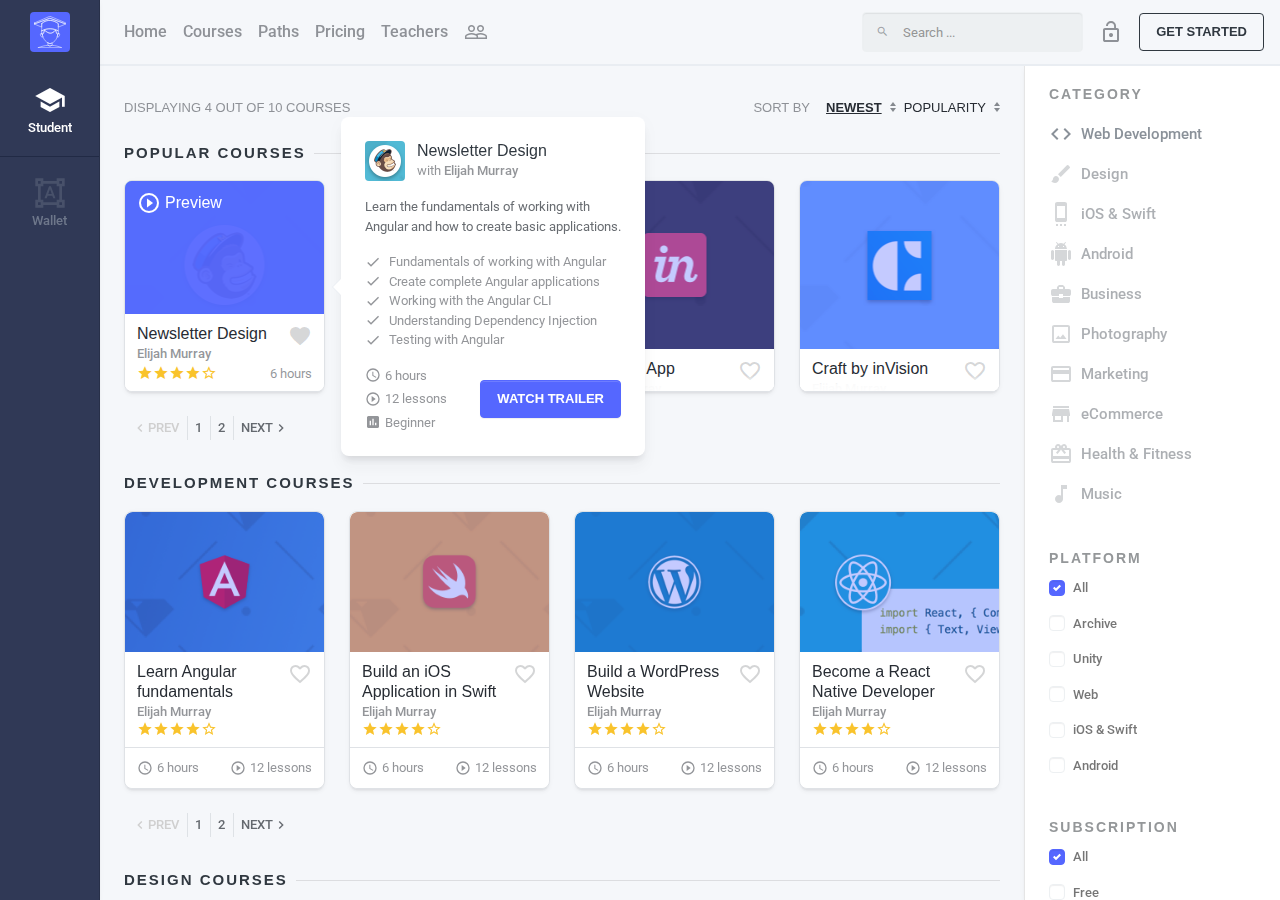
<file: Apollo1-front/Demos/Compact_App_Layout/courses.html>
<!DOCTYPE html>
<html lang="en"
      dir="ltr">

    <head>
        <meta charset="utf-8">
        <meta http-equiv="X-UA-Compatible"
              content="IE=edge">
        <meta name="viewport"
              content="width=device-width, initial-scale=1, shrink-to-fit=no">
        <title>Courses</title>

        <!-- Prevent the demo from appearing in search engines -->
        <meta name="robots"
              content="noindex">

        <link href="https://fonts.googleapis.com/css?family=Lato:400,700%7CRoboto:400,500%7CExo+2:600&display=swap"
              rel="stylesheet">

        <!-- Preloader -->
        <link type="text/css"
              href="../../public/vendor/spinkit.css"
              rel="stylesheet">

        <!-- Perfect Scrollbar -->
        <link type="text/css"
              href="../../public/vendor/perfect-scrollbar.css"
              rel="stylesheet">

        <!-- Material Design Icons -->
        <link type="text/css"
              href="../../public/css/material-icons.css"
              rel="stylesheet">

        <!-- Font Awesome Icons -->
        <link type="text/css"
              href="../../public/css/fontawesome.css"
              rel="stylesheet">

        <!-- Preloader -->
        <link type="text/css"
              href="../../public/css/preloader.css"
              rel="stylesheet">

        <!-- App CSS -->
        <link type="text/css"
              href="../../public/css/app.css"
              rel="stylesheet">

    </head>

    <body class="layout-compact sub-layout">

        <div class="preloader">
            <div class="sk-chase">
                <div class="sk-chase-dot"></div>
                <div class="sk-chase-dot"></div>
                <div class="sk-chase-dot"></div>
                <div class="sk-chase-dot"></div>
                <div class="sk-chase-dot"></div>
                <div class="sk-chase-dot"></div>
            </div>

            <!-- <div class="sk-bounce">
    <div class="sk-bounce-dot"></div>
    <div class="sk-bounce-dot"></div>
  </div> -->

            <!-- More spinner examples at https://github.com/tobiasahlin/SpinKit/blob/master/examples.html -->
        </div>

        <!-- Drawer Layout -->

        <div class="mdk-drawer-layout js-mdk-drawer-layout"
             data-push
             data-responsive-width="992px">
            <div class="mdk-drawer-layout__content page-content">

                <!-- Header -->

                <div class="navbar navbar-expand navbar-light border-bottom-2"
                     id="default-navbar"
                     data-primary>

                    <!-- Navbar toggler -->
                    <button class="navbar-toggler w-auto mr-16pt d-block d-lg-none rounded-0"
                            type="button"
                            data-toggle="sidebar">
                        <span class="material-icons">short_text</span>
                    </button>

                    <!-- Navbar Brand -->
                    <a href="index.html"
                       class="navbar-brand mr-16pt d-lg-none">
                        <!-- <img class="navbar-brand-icon" src="../../public/images/logo/white-100@2x.png" width="30" alt="Luma"> -->

                        <span class="avatar avatar-sm navbar-brand-icon mr-0 mr-lg-8pt">

                            <span class="avatar-title rounded bg-primary"><img src="../../public/images/illustration/student/128/white.svg"
                                     alt="logo"
                                     class="img-fluid" /></span>

                        </span>

                        <span class="d-none d-lg-block">Luma</span>
                    </a>

                    <ul class="nav navbar-nav d-none d-sm-flex flex justify-content-start ml-8pt">
                        <li class="nav-item">
                            <a href="index.html"
                               class="nav-link">Home</a>
                        </li>
                        <li class="nav-item dropdown">
                            <a href="#"
                               class="nav-link dropdown-toggle"
                               data-toggle="dropdown"
                               data-caret="false">Courses</a>
                            <div class="dropdown-menu">
                                <a href="courses.html"
                                   class="dropdown-item active">Browse Courses</a>
                                <a href="student-course.html"
                                   class="dropdown-item">Preview Course</a>
                                <a href="student-lesson.html"
                                   class="dropdown-item">Preview Lesson</a>
                                <a href="student-take-course.html"
                                   class="dropdown-item"><span class="mr-16pt">Take Course</span> <span class="badge badge-notifications badge-accent text-uppercase ml-auto">Pro</span></a>
                                <a href="student-take-lesson.html"
                                   class="dropdown-item">Take Lesson</a>
                                <a href="student-take-quiz.html"
                                   class="dropdown-item">Take Quiz</a>
                                <a href="student-quiz-result-details.html"
                                   class="dropdown-item">Quiz Result</a>
                                <a href="student-dashboard.html"
                                   class="dropdown-item">Student Dashboard</a>
                                <a href="student-my-courses.html"
                                   class="dropdown-item">My Courses</a>
                                <a href="student-quiz-results.html"
                                   class="dropdown-item">My Quizzes</a>
                                <a href="help-center.html"
                                   class="dropdown-item">Help Center</a>
                            </div>
                        </li>
                        <li class="nav-item dropdown">
                            <a href="#"
                               class="nav-link dropdown-toggle"
                               data-toggle="dropdown"
                               data-caret="false">Paths</a>
                            <div class="dropdown-menu">
                                <a href="paths.html"
                                   class="dropdown-item">Browse Paths</a>
                                <a href="student-path.html"
                                   class="dropdown-item">Path Details</a>
                                <a href="student-path-assessment.html"
                                   class="dropdown-item">Skill Assessment</a>
                                <a href="student-path-assessment-result.html"
                                   class="dropdown-item">Skill Result</a>
                                <a href="student-paths.html"
                                   class="dropdown-item">My Paths</a>
                            </div>
                        </li>
                        <li class="nav-item">
                            <a href="pricing.html"
                               class="nav-link">Pricing</a>
                        </li>
                        <li class="nav-item dropdown">
                            <a href="#"
                               class="nav-link dropdown-toggle"
                               data-toggle="dropdown"
                               data-caret="false">Teachers</a>
                            <div class="dropdown-menu">
                                <a href="instructor-dashboard.html"
                                   class="dropdown-item">Instructor Dashboard</a>
                                <a href="instructor-courses.html"
                                   class="dropdown-item">Manage Courses</a>
                                <a href="instructor-quizzes.html"
                                   class="dropdown-item">Manage Quizzes</a>
                                <a href="instructor-earnings.html"
                                   class="dropdown-item">Earnings</a>
                                <a href="instructor-statement.html"
                                   class="dropdown-item">Statement</a>
                                <a href="instructor-edit-course.html"
                                   class="dropdown-item">Edit Course</a>
                                <a href="instructor-edit-quiz.html"
                                   class="dropdown-item">Edit Quiz</a>
                            </div>
                        </li>
                        <li class="nav-item dropdown"
                            data-toggle="tooltip"
                            data-title="Community"
                            data-placement="bottom"
                            data-boundary="window">
                            <a href="#"
                               class="nav-link dropdown-toggle"
                               data-toggle="dropdown"
                               data-caret="false">
                                <i class="material-icons">people_outline</i>
                            </a>
                            <div class="dropdown-menu">
                                <a href="teachers.html"
                                   class="dropdown-item">Browse Teachers</a>
                                <a href="student-profile.html"
                                   class="dropdown-item">Student Profile</a>
                                <a href="teacher-profile.html"
                                   class="dropdown-item">Instructor Profile</a>
                                <a href="blog.html"
                                   class="dropdown-item">Blog</a>
                                <a href="blog-post.html"
                                   class="dropdown-item">Blog Post</a>
                                <a href="faq.html"
                                   class="dropdown-item">FAQ</a>
                                <a href="help-center.html"
                                   class="dropdown-item">Help Center</a>
                                <a href="discussions.html"
                                   class="dropdown-item">Discussions</a>
                                <a href="discussion.html"
                                   class="dropdown-item">Discussion Details</a>
                                <a href="discussions-ask.html"
                                   class="dropdown-item">Ask Question</a>
                            </div>
                        </li>
                    </ul>

                    <form class="search-form navbar-search d-none d-lg-flex mr-16pt"
                          action="index.html"
                          style="max-width: 230px">
                        <button class="btn"
                                type="submit"><i class="material-icons">search</i></button>
                        <input type="text"
                               class="form-control"
                               placeholder="Search ...">
                    </form>

                    <ul class="nav navbar-nav ml-auto mr-0">
                        <li class="nav-item">
                            <a href="login.html"
                               class="nav-link"
                               data-toggle="tooltip"
                               data-title="Login"
                               data-placement="bottom"
                               data-boundary="window"><i class="material-icons">lock_open</i></a>
                        </li>
                        <li class="nav-item">
                            <a href="signup.html"
                               class="btn btn-outline-dark">Get Started</a>
                        </li>
                    </ul>
                </div>

                <!-- // END Header -->

                <!-- BEFORE Page Content -->

                <!-- // END BEFORE Page Content -->

                <!-- Page Content -->

                <div data-push
                     data-responsive-width="992px"
                     data-has-scrolling-region
                     data-fullbleed
                     class="mdk-drawer-layout js-mdk-drawer-layout">
                    <div class="mdk-drawer-layout__content"
                         data-perfect-scrollbar>

                        <div class="page-section">
                            <div class="container page__container">

                                <div class="d-flex flex-column flex-sm-row align-items-sm-center mb-24pt"
                                     style="white-space: nowrap;">
                                    <small class="flex text-muted text-headings text-uppercase mr-3 mb-2 mb-sm-0">Displaying 4 out of 10 courses</small>
                                    <div class="w-auto ml-sm-auto table d-flex align-items-center mb-2 mb-sm-0">
                                        <small class="text-muted text-headings text-uppercase mr-3 d-none d-sm-block">Sort by</small>

                                        <a href="#"
                                           class="sort desc small text-headings text-uppercase">Newest</a>

                                        <a href="#"
                                           class="sort small text-headings text-uppercase ml-2">Popularity</a>

                                    </div>

                                    <a href="#"
                                       data-target="#library-drawer"
                                       data-toggle="sidebar"
                                       class="btn btn-sm btn-white ml-sm-16pt d-lg-none">
                                        <i class="material-icons icon--left">tune</i> Filters
                                    </a>

                                </div>

                                <div class="page-separator">
                                    <div class="page-separator__text">Popular Courses</div>
                                </div>

                                <div class="row card-group-row">

                                    <div class="col-md-6 col-lg-4 col-xl-3 card-group-row__col">

                                        <div class="card card-sm card--elevated p-relative o-hidden overlay overlay--primary-dodger-blue js-overlay mdk-reveal js-mdk-reveal card-group-row__card"
                                             data-overlay-onload-show
                                             data-popover-onload-show
                                             data-force-reveal
                                             data-partial-height="44"
                                             data-toggle="popover"
                                             data-trigger="click">

                                            <a href="student-course.html"
                                               class="js-image"
                                               data-position="">
                                                <img src="../../public/images/paths/mailchimp_430x168.png"
                                                     alt="course">
                                                <span class="overlay__content align-items-start justify-content-start">
                                                    <span class="overlay__action card-body d-flex align-items-center">
                                                        <i class="material-icons mr-4pt">play_circle_outline</i>
                                                        <span class="card-title text-white">Preview</span>
                                                    </span>
                                                </span>
                                            </a>

                                            <div class="mdk-reveal__content">
                                                <div class="card-body">
                                                    <div class="d-flex">
                                                        <div class="flex">
                                                            <a class="card-title"
                                                               href="student-course.html">Newsletter Design</a>
                                                            <small class="text-50 font-weight-bold mb-4pt">Elijah Murray</small>
                                                        </div>
                                                        <a href="student-course.html"
                                                           data-toggle="tooltip"
                                                           data-title="Remove Favorite"
                                                           data-placement="top"
                                                           data-boundary="window"
                                                           class="ml-4pt material-icons text-20 card-course__icon-favorite">favorite</a>
                                                    </div>
                                                    <div class="d-flex">
                                                        <div class="rating flex">
                                                            <span class="rating__item"><span class="material-icons">star</span></span>
                                                            <span class="rating__item"><span class="material-icons">star</span></span>
                                                            <span class="rating__item"><span class="material-icons">star</span></span>
                                                            <span class="rating__item"><span class="material-icons">star</span></span>
                                                            <span class="rating__item"><span class="material-icons">star_border</span></span>
                                                        </div>
                                                        <small class="text-50">6 hours</small>
                                                    </div>
                                                </div>
                                            </div>
                                        </div>
                                        <div class="popoverContainer d-none">
                                            <div class="media">
                                                <div class="media-left mr-12pt">
                                                    <img src="../../public/images/paths/mailchimp_40x40@2x.png"
                                                         width="40"
                                                         height="40"
                                                         alt="Angular"
                                                         class="rounded">
                                                </div>
                                                <div class="media-body">
                                                    <div class="card-title mb-0">Newsletter Design</div>
                                                    <p class="lh-1 mb-0">
                                                        <span class="text-50 small">with</span>
                                                        <span class="text-50 small font-weight-bold">Elijah Murray</span>
                                                    </p>
                                                </div>
                                            </div>

                                            <p class="my-16pt text-70">Learn the fundamentals of working with Angular and how to create basic applications.</p>

                                            <div class="mb-16pt">
                                                <div class="d-flex align-items-center">
                                                    <span class="material-icons icon-16pt text-50 mr-8pt">check</span>
                                                    <p class="flex text-50 lh-1 mb-0"><small>Fundamentals of working with Angular</small></p>
                                                </div>
                                                <div class="d-flex align-items-center">
                                                    <span class="material-icons icon-16pt text-50 mr-8pt">check</span>
                                                    <p class="flex text-50 lh-1 mb-0"><small>Create complete Angular applications</small></p>
                                                </div>
                                                <div class="d-flex align-items-center">
                                                    <span class="material-icons icon-16pt text-50 mr-8pt">check</span>
                                                    <p class="flex text-50 lh-1 mb-0"><small>Working with the Angular CLI</small></p>
                                                </div>
                                                <div class="d-flex align-items-center">
                                                    <span class="material-icons icon-16pt text-50 mr-8pt">check</span>
                                                    <p class="flex text-50 lh-1 mb-0"><small>Understanding Dependency Injection</small></p>
                                                </div>
                                                <div class="d-flex align-items-center">
                                                    <span class="material-icons icon-16pt text-50 mr-8pt">check</span>
                                                    <p class="flex text-50 lh-1 mb-0"><small>Testing with Angular</small></p>
                                                </div>
                                            </div>

                                            <div class="row align-items-center">
                                                <div class="col-auto">
                                                    <div class="d-flex align-items-center mb-4pt">
                                                        <span class="material-icons icon-16pt text-50 mr-4pt">access_time</span>
                                                        <p class="flex text-50 lh-1 mb-0"><small>6 hours</small></p>
                                                    </div>
                                                    <div class="d-flex align-items-center mb-4pt">
                                                        <span class="material-icons icon-16pt text-50 mr-4pt">play_circle_outline</span>
                                                        <p class="flex text-50 lh-1 mb-0"><small>12 lessons</small></p>
                                                    </div>
                                                    <div class="d-flex align-items-center">
                                                        <span class="material-icons icon-16pt text-50 mr-4pt">assessment</span>
                                                        <p class="flex text-50 lh-1 mb-0"><small>Beginner</small></p>
                                                    </div>
                                                </div>
                                                <div class="col text-right">
                                                    <a href="student-course.html"
                                                       class="btn btn-primary">Watch trailer</a>
                                                </div>
                                            </div>

                                        </div>

                                    </div>

                                    <div class="col-md-6 col-lg-4 col-xl-3 card-group-row__col">

                                        <div class="card card-sm card--elevated p-relative o-hidden overlay overlay--primary-dodger-blue js-overlay mdk-reveal js-mdk-reveal card-group-row__card"
                                             data-partial-height="44"
                                             data-toggle="popover"
                                             data-trigger="click">

                                            <a href="student-course.html"
                                               class="js-image"
                                               data-position="">
                                                <img src="../../public/images/paths/xd_430x168.png"
                                                     alt="course">
                                                <span class="overlay__content align-items-start justify-content-start">
                                                    <span class="overlay__action card-body d-flex align-items-center">
                                                        <i class="material-icons mr-4pt">play_circle_outline</i>
                                                        <span class="card-title text-white">Preview</span>
                                                    </span>
                                                </span>
                                            </a>

                                            <div class="mdk-reveal__content">
                                                <div class="card-body">
                                                    <div class="d-flex">
                                                        <div class="flex">
                                                            <a class="card-title"
                                                               href="student-course.html">Adobe XD</a>
                                                            <small class="text-50 font-weight-bold mb-4pt">Elijah Murray</small>
                                                        </div>
                                                        <a href="student-course.html"
                                                           data-toggle="tooltip"
                                                           data-title="Add Favorite"
                                                           data-placement="top"
                                                           data-boundary="window"
                                                           class="ml-4pt material-icons text-20 card-course__icon-favorite">favorite_border</a>
                                                    </div>
                                                    <div class="d-flex">
                                                        <div class="rating flex">
                                                            <span class="rating__item"><span class="material-icons">star</span></span>
                                                            <span class="rating__item"><span class="material-icons">star</span></span>
                                                            <span class="rating__item"><span class="material-icons">star</span></span>
                                                            <span class="rating__item"><span class="material-icons">star</span></span>
                                                            <span class="rating__item"><span class="material-icons">star_border</span></span>
                                                        </div>
                                                        <small class="text-50">6 hours</small>
                                                    </div>
                                                </div>
                                            </div>
                                        </div>
                                        <div class="popoverContainer d-none">
                                            <div class="media">
                                                <div class="media-left mr-12pt">
                                                    <img src="../../public/images/paths/xd_40x40@2x.png"
                                                         width="40"
                                                         height="40"
                                                         alt="Angular"
                                                         class="rounded">
                                                </div>
                                                <div class="media-body">
                                                    <div class="card-title mb-0">Adobe XD</div>
                                                    <p class="lh-1 mb-0">
                                                        <span class="text-50 small">with</span>
                                                        <span class="text-50 small font-weight-bold">Elijah Murray</span>
                                                    </p>
                                                </div>
                                            </div>

                                            <p class="my-16pt text-70">Learn the fundamentals of working with Angular and how to create basic applications.</p>

                                            <div class="mb-16pt">
                                                <div class="d-flex align-items-center">
                                                    <span class="material-icons icon-16pt text-50 mr-8pt">check</span>
                                                    <p class="flex text-50 lh-1 mb-0"><small>Fundamentals of working with Angular</small></p>
                                                </div>
                                                <div class="d-flex align-items-center">
                                                    <span class="material-icons icon-16pt text-50 mr-8pt">check</span>
                                                    <p class="flex text-50 lh-1 mb-0"><small>Create complete Angular applications</small></p>
                                                </div>
                                                <div class="d-flex align-items-center">
                                                    <span class="material-icons icon-16pt text-50 mr-8pt">check</span>
                                                    <p class="flex text-50 lh-1 mb-0"><small>Working with the Angular CLI</small></p>
                                                </div>
                                                <div class="d-flex align-items-center">
                                                    <span class="material-icons icon-16pt text-50 mr-8pt">check</span>
                                                    <p class="flex text-50 lh-1 mb-0"><small>Understanding Dependency Injection</small></p>
                                                </div>
                                                <div class="d-flex align-items-center">
                                                    <span class="material-icons icon-16pt text-50 mr-8pt">check</span>
                                                    <p class="flex text-50 lh-1 mb-0"><small>Testing with Angular</small></p>
                                                </div>
                                            </div>

                                            <div class="row align-items-center">
                                                <div class="col-auto">
                                                    <div class="d-flex align-items-center mb-4pt">
                                                        <span class="material-icons icon-16pt text-50 mr-4pt">access_time</span>
                                                        <p class="flex text-50 lh-1 mb-0"><small>6 hours</small></p>
                                                    </div>
                                                    <div class="d-flex align-items-center mb-4pt">
                                                        <span class="material-icons icon-16pt text-50 mr-4pt">play_circle_outline</span>
                                                        <p class="flex text-50 lh-1 mb-0"><small>12 lessons</small></p>
                                                    </div>
                                                    <div class="d-flex align-items-center">
                                                        <span class="material-icons icon-16pt text-50 mr-4pt">assessment</span>
                                                        <p class="flex text-50 lh-1 mb-0"><small>Beginner</small></p>
                                                    </div>
                                                </div>
                                                <div class="col text-right">
                                                    <a href="student-course.html"
                                                       class="btn btn-primary">Watch trailer</a>
                                                </div>
                                            </div>

                                        </div>

                                    </div>

                                    <div class="col-md-6 col-lg-4 col-xl-3 card-group-row__col">

                                        <div class="card card-sm card--elevated p-relative o-hidden overlay overlay--primary-dodger-blue js-overlay mdk-reveal js-mdk-reveal card-group-row__card"
                                             data-partial-height="44"
                                             data-toggle="popover"
                                             data-trigger="click">

                                            <a href="student-course.html"
                                               class="js-image"
                                               data-position="">
                                                <img src="../../public/images/paths/invision_430x168.png"
                                                     alt="course">
                                                <span class="overlay__content align-items-start justify-content-start">
                                                    <span class="overlay__action card-body d-flex align-items-center">
                                                        <i class="material-icons mr-4pt">play_circle_outline</i>
                                                        <span class="card-title text-white">Preview</span>
                                                    </span>
                                                </span>
                                            </a>

                                            <div class="mdk-reveal__content">
                                                <div class="card-body">
                                                    <div class="d-flex">
                                                        <div class="flex">
                                                            <a class="card-title"
                                                               href="student-course.html">inVision App</a>
                                                            <small class="text-50 font-weight-bold mb-4pt">Elijah Murray</small>
                                                        </div>
                                                        <a href="student-course.html"
                                                           data-toggle="tooltip"
                                                           data-title="Add Favorite"
                                                           data-placement="top"
                                                           data-boundary="window"
                                                           class="ml-4pt material-icons text-20 card-course__icon-favorite">favorite_border</a>
                                                    </div>
                                                    <div class="d-flex">
                                                        <div class="rating flex">
                                                            <span class="rating__item"><span class="material-icons">star</span></span>
                                                            <span class="rating__item"><span class="material-icons">star</span></span>
                                                            <span class="rating__item"><span class="material-icons">star</span></span>
                                                            <span class="rating__item"><span class="material-icons">star</span></span>
                                                            <span class="rating__item"><span class="material-icons">star_border</span></span>
                                                        </div>
                                                        <small class="text-50">6 hours</small>
                                                    </div>
                                                </div>
                                            </div>
                                        </div>
                                        <div class="popoverContainer d-none">
                                            <div class="media">
                                                <div class="media-left mr-12pt">
                                                    <img src="../../public/images/paths/invision_40x40@2x.png"
                                                         width="40"
                                                         height="40"
                                                         alt="Angular"
                                                         class="rounded">
                                                </div>
                                                <div class="media-body">
                                                    <div class="card-title mb-0">inVision App</div>
                                                    <p class="lh-1 mb-0">
                                                        <span class="text-50 small">with</span>
                                                        <span class="text-50 small font-weight-bold">Elijah Murray</span>
                                                    </p>
                                                </div>
                                            </div>

                                            <p class="my-16pt text-70">Learn the fundamentals of working with Angular and how to create basic applications.</p>

                                            <div class="mb-16pt">
                                                <div class="d-flex align-items-center">
                                                    <span class="material-icons icon-16pt text-50 mr-8pt">check</span>
                                                    <p class="flex text-50 lh-1 mb-0"><small>Fundamentals of working with Angular</small></p>
                                                </div>
                                                <div class="d-flex align-items-center">
                                                    <span class="material-icons icon-16pt text-50 mr-8pt">check</span>
                                                    <p class="flex text-50 lh-1 mb-0"><small>Create complete Angular applications</small></p>
                                                </div>
                                                <div class="d-flex align-items-center">
                                                    <span class="material-icons icon-16pt text-50 mr-8pt">check</span>
                                                    <p class="flex text-50 lh-1 mb-0"><small>Working with the Angular CLI</small></p>
                                                </div>
                                                <div class="d-flex align-items-center">
                                                    <span class="material-icons icon-16pt text-50 mr-8pt">check</span>
                                                    <p class="flex text-50 lh-1 mb-0"><small>Understanding Dependency Injection</small></p>
                                                </div>
                                                <div class="d-flex align-items-center">
                                                    <span class="material-icons icon-16pt text-50 mr-8pt">check</span>
                                                    <p class="flex text-50 lh-1 mb-0"><small>Testing with Angular</small></p>
                                                </div>
                                            </div>

                                            <div class="row align-items-center">
                                                <div class="col-auto">
                                                    <div class="d-flex align-items-center mb-4pt">
                                                        <span class="material-icons icon-16pt text-50 mr-4pt">access_time</span>
                                                        <p class="flex text-50 lh-1 mb-0"><small>6 hours</small></p>
                                                    </div>
                                                    <div class="d-flex align-items-center mb-4pt">
                                                        <span class="material-icons icon-16pt text-50 mr-4pt">play_circle_outline</span>
                                                        <p class="flex text-50 lh-1 mb-0"><small>12 lessons</small></p>
                                                    </div>
                                                    <div class="d-flex align-items-center">
                                                        <span class="material-icons icon-16pt text-50 mr-4pt">assessment</span>
                                                        <p class="flex text-50 lh-1 mb-0"><small>Beginner</small></p>
                                                    </div>
                                                </div>
                                                <div class="col text-right">
                                                    <a href="student-course.html"
                                                       class="btn btn-primary">Watch trailer</a>
                                                </div>
                                            </div>

                                        </div>

                                    </div>

                                    <div class="col-md-6 col-lg-4 col-xl-3 card-group-row__col">

                                        <div class="card card-sm card--elevated p-relative o-hidden overlay overlay--primary-dodger-blue js-overlay mdk-reveal js-mdk-reveal card-group-row__card"
                                             data-partial-height="44"
                                             data-toggle="popover"
                                             data-trigger="click">

                                            <a href="student-course.html"
                                               class="js-image"
                                               data-position="">
                                                <img src="../../public/images/paths/craft_430x168.png"
                                                     alt="course">
                                                <span class="overlay__content align-items-start justify-content-start">
                                                    <span class="overlay__action card-body d-flex align-items-center">
                                                        <i class="material-icons mr-4pt">play_circle_outline</i>
                                                        <span class="card-title text-white">Preview</span>
                                                    </span>
                                                </span>
                                            </a>

                                            <div class="mdk-reveal__content">
                                                <div class="card-body">
                                                    <div class="d-flex">
                                                        <div class="flex">
                                                            <a class="card-title"
                                                               href="student-course.html">Craft by inVision</a>
                                                            <small class="text-50 font-weight-bold mb-4pt">Elijah Murray</small>
                                                        </div>
                                                        <a href="student-course.html"
                                                           data-toggle="tooltip"
                                                           data-title="Add Favorite"
                                                           data-placement="top"
                                                           data-boundary="window"
                                                           class="ml-4pt material-icons text-20 card-course__icon-favorite">favorite_border</a>
                                                    </div>
                                                    <div class="d-flex">
                                                        <div class="rating flex">
                                                            <span class="rating__item"><span class="material-icons">star</span></span>
                                                            <span class="rating__item"><span class="material-icons">star</span></span>
                                                            <span class="rating__item"><span class="material-icons">star</span></span>
                                                            <span class="rating__item"><span class="material-icons">star</span></span>
                                                            <span class="rating__item"><span class="material-icons">star_border</span></span>
                                                        </div>
                                                        <small class="text-50">6 hours</small>
                                                    </div>
                                                </div>
                                            </div>
                                        </div>
                                        <div class="popoverContainer d-none">
                                            <div class="media">
                                                <div class="media-left mr-12pt">
                                                    <img src="../../public/images/paths/craft_40x40@2x.png"
                                                         width="40"
                                                         height="40"
                                                         alt="Angular"
                                                         class="rounded">
                                                </div>
                                                <div class="media-body">
                                                    <div class="card-title mb-0">Craft by inVision</div>
                                                    <p class="lh-1 mb-0">
                                                        <span class="text-50 small">with</span>
                                                        <span class="text-50 small font-weight-bold">Elijah Murray</span>
                                                    </p>
                                                </div>
                                            </div>

                                            <p class="my-16pt text-70">Learn the fundamentals of working with Angular and how to create basic applications.</p>

                                            <div class="mb-16pt">
                                                <div class="d-flex align-items-center">
                                                    <span class="material-icons icon-16pt text-50 mr-8pt">check</span>
                                                    <p class="flex text-50 lh-1 mb-0"><small>Fundamentals of working with Angular</small></p>
                                                </div>
                                                <div class="d-flex align-items-center">
                                                    <span class="material-icons icon-16pt text-50 mr-8pt">check</span>
                                                    <p class="flex text-50 lh-1 mb-0"><small>Create complete Angular applications</small></p>
                                                </div>
                                                <div class="d-flex align-items-center">
                                                    <span class="material-icons icon-16pt text-50 mr-8pt">check</span>
                                                    <p class="flex text-50 lh-1 mb-0"><small>Working with the Angular CLI</small></p>
                                                </div>
                                                <div class="d-flex align-items-center">
                                                    <span class="material-icons icon-16pt text-50 mr-8pt">check</span>
                                                    <p class="flex text-50 lh-1 mb-0"><small>Understanding Dependency Injection</small></p>
                                                </div>
                                                <div class="d-flex align-items-center">
                                                    <span class="material-icons icon-16pt text-50 mr-8pt">check</span>
                                                    <p class="flex text-50 lh-1 mb-0"><small>Testing with Angular</small></p>
                                                </div>
                                            </div>

                                            <div class="row align-items-center">
                                                <div class="col-auto">
                                                    <div class="d-flex align-items-center mb-4pt">
                                                        <span class="material-icons icon-16pt text-50 mr-4pt">access_time</span>
                                                        <p class="flex text-50 lh-1 mb-0"><small>6 hours</small></p>
                                                    </div>
                                                    <div class="d-flex align-items-center mb-4pt">
                                                        <span class="material-icons icon-16pt text-50 mr-4pt">play_circle_outline</span>
                                                        <p class="flex text-50 lh-1 mb-0"><small>12 lessons</small></p>
                                                    </div>
                                                    <div class="d-flex align-items-center">
                                                        <span class="material-icons icon-16pt text-50 mr-4pt">assessment</span>
                                                        <p class="flex text-50 lh-1 mb-0"><small>Beginner</small></p>
                                                    </div>
                                                </div>
                                                <div class="col text-right">
                                                    <a href="student-course.html"
                                                       class="btn btn-primary">Watch trailer</a>
                                                </div>
                                            </div>

                                        </div>

                                    </div>

                                </div>

                                <div class="mb-32pt">

                                    <ul class="pagination justify-content-start pagination-xsm m-0">
                                        <li class="page-item disabled">
                                            <a class="page-link"
                                               href="#"
                                               aria-label="Previous">
                                                <span aria-hidden="true"
                                                      class="material-icons">chevron_left</span>
                                                <span>Prev</span>
                                            </a>
                                        </li>
                                        <li class="page-item">
                                            <a class="page-link"
                                               href="#"
                                               aria-label="Page 1">
                                                <span>1</span>
                                            </a>
                                        </li>
                                        <li class="page-item">
                                            <a class="page-link"
                                               href="#"
                                               aria-label="Page 2">
                                                <span>2</span>
                                            </a>
                                        </li>
                                        <li class="page-item">
                                            <a class="page-link"
                                               href="#"
                                               aria-label="Next">
                                                <span>Next</span>
                                                <span aria-hidden="true"
                                                      class="material-icons">chevron_right</span>
                                            </a>
                                        </li>
                                    </ul>

                                </div>

                                <div class="page-separator">
                                    <div class="page-separator__text">Development Courses</div>
                                </div>

                                <div class="row card-group-row">

                                    <div class="col-md-6 col-lg-4 col-xl-3 card-group-row__col">

                                        <div class="card card-sm card--elevated p-relative o-hidden overlay overlay--primary-dodger-blue js-overlay card-group-row__card"
                                             data-toggle="popover"
                                             data-trigger="click">

                                            <a href="student-course.html"
                                               class="card-img-top js-image"
                                               data-position=""
                                               data-height="140">
                                                <img src="../../public/images/paths/angular_430x168.png"
                                                     alt="course">
                                                <span class="overlay__content">
                                                    <span class="overlay__action d-flex flex-column text-center">
                                                        <i class="material-icons icon-32pt">play_circle_outline</i>
                                                        <span class="card-title text-white">Preview</span>
                                                    </span>
                                                </span>
                                            </a>

                                            <div class="card-body flex">
                                                <div class="d-flex">
                                                    <div class="flex">
                                                        <a class="card-title"
                                                           href="student-course.html">Learn Angular fundamentals</a>
                                                        <small class="text-50 font-weight-bold mb-4pt">Elijah Murray</small>
                                                    </div>
                                                    <a href="student-course.html"
                                                       data-toggle="tooltip"
                                                       data-title="Add Favorite"
                                                       data-placement="top"
                                                       data-boundary="window"
                                                       class="ml-4pt material-icons text-20 card-course__icon-favorite">favorite_border</a>
                                                </div>
                                                <div class="d-flex">
                                                    <div class="rating flex">
                                                        <span class="rating__item"><span class="material-icons">star</span></span>
                                                        <span class="rating__item"><span class="material-icons">star</span></span>
                                                        <span class="rating__item"><span class="material-icons">star</span></span>
                                                        <span class="rating__item"><span class="material-icons">star</span></span>
                                                        <span class="rating__item"><span class="material-icons">star_border</span></span>
                                                    </div>
                                                    <!-- <small class="text-50">6 hours</small> -->
                                                </div>
                                            </div>
                                            <div class="card-footer">
                                                <div class="row justify-content-between">
                                                    <div class="col-auto d-flex align-items-center">
                                                        <span class="material-icons icon-16pt text-50 mr-4pt">access_time</span>
                                                        <p class="flex text-50 lh-1 mb-0"><small>6 hours</small></p>
                                                    </div>
                                                    <div class="col-auto d-flex align-items-center">
                                                        <span class="material-icons icon-16pt text-50 mr-4pt">play_circle_outline</span>
                                                        <p class="flex text-50 lh-1 mb-0"><small>12 lessons</small></p>
                                                    </div>
                                                </div>
                                            </div>
                                        </div>
                                        <div class="popoverContainer d-none">
                                            <div class="media">
                                                <div class="media-left mr-12pt">
                                                    <img src="../../public/images/paths/angular_40x40@2x.png"
                                                         width="40"
                                                         height="40"
                                                         alt="Angular"
                                                         class="rounded">
                                                </div>
                                                <div class="media-body">
                                                    <div class="card-title mb-0">Learn Angular fundamentals</div>
                                                    <p class="lh-1 mb-0">
                                                        <span class="text-50 small">with</span>
                                                        <span class="text-50 small font-weight-bold">Elijah Murray</span>
                                                    </p>
                                                </div>
                                            </div>

                                            <p class="my-16pt text-70">Learn the fundamentals of working with Angular and how to create basic applications.</p>

                                            <div class="mb-16pt">
                                                <div class="d-flex align-items-center">
                                                    <span class="material-icons icon-16pt text-50 mr-8pt">check</span>
                                                    <p class="flex text-50 lh-1 mb-0"><small>Fundamentals of working with Angular</small></p>
                                                </div>
                                                <div class="d-flex align-items-center">
                                                    <span class="material-icons icon-16pt text-50 mr-8pt">check</span>
                                                    <p class="flex text-50 lh-1 mb-0"><small>Create complete Angular applications</small></p>
                                                </div>
                                                <div class="d-flex align-items-center">
                                                    <span class="material-icons icon-16pt text-50 mr-8pt">check</span>
                                                    <p class="flex text-50 lh-1 mb-0"><small>Working with the Angular CLI</small></p>
                                                </div>
                                                <div class="d-flex align-items-center">
                                                    <span class="material-icons icon-16pt text-50 mr-8pt">check</span>
                                                    <p class="flex text-50 lh-1 mb-0"><small>Understanding Dependency Injection</small></p>
                                                </div>
                                                <div class="d-flex align-items-center">
                                                    <span class="material-icons icon-16pt text-50 mr-8pt">check</span>
                                                    <p class="flex text-50 lh-1 mb-0"><small>Testing with Angular</small></p>
                                                </div>
                                            </div>

                                            <div class="row align-items-center">
                                                <div class="col-auto">
                                                    <div class="d-flex align-items-center mb-4pt">
                                                        <span class="material-icons icon-16pt text-50 mr-4pt">access_time</span>
                                                        <p class="flex text-50 lh-1 mb-0"><small>6 hours</small></p>
                                                    </div>
                                                    <div class="d-flex align-items-center mb-4pt">
                                                        <span class="material-icons icon-16pt text-50 mr-4pt">play_circle_outline</span>
                                                        <p class="flex text-50 lh-1 mb-0"><small>12 lessons</small></p>
                                                    </div>
                                                    <div class="d-flex align-items-center">
                                                        <span class="material-icons icon-16pt text-50 mr-4pt">assessment</span>
                                                        <p class="flex text-50 lh-1 mb-0"><small>Beginner</small></p>
                                                    </div>
                                                </div>
                                                <div class="col text-right">
                                                    <a href="student-course.html"
                                                       class="btn btn-primary">Watch trailer</a>
                                                </div>
                                            </div>

                                        </div>

                                    </div>

                                    <div class="col-md-6 col-lg-4 col-xl-3 card-group-row__col">

                                        <div class="card card-sm card--elevated p-relative o-hidden overlay overlay--primary-dodger-blue js-overlay card-group-row__card"
                                             data-toggle="popover"
                                             data-trigger="click">

                                            <a href="student-course.html"
                                               class="card-img-top js-image"
                                               data-position=""
                                               data-height="140">
                                                <img src="../../public/images/paths/swift_430x168.png"
                                                     alt="course">
                                                <span class="overlay__content">
                                                    <span class="overlay__action d-flex flex-column text-center">
                                                        <i class="material-icons icon-32pt">play_circle_outline</i>
                                                        <span class="card-title text-white">Preview</span>
                                                    </span>
                                                </span>
                                            </a>

                                            <div class="card-body flex">
                                                <div class="d-flex">
                                                    <div class="flex">
                                                        <a class="card-title"
                                                           href="student-course.html">Build an iOS Application in Swift</a>
                                                        <small class="text-50 font-weight-bold mb-4pt">Elijah Murray</small>
                                                    </div>
                                                    <a href="student-course.html"
                                                       data-toggle="tooltip"
                                                       data-title="Add Favorite"
                                                       data-placement="top"
                                                       data-boundary="window"
                                                       class="ml-4pt material-icons text-20 card-course__icon-favorite">favorite_border</a>
                                                </div>
                                                <div class="d-flex">
                                                    <div class="rating flex">
                                                        <span class="rating__item"><span class="material-icons">star</span></span>
                                                        <span class="rating__item"><span class="material-icons">star</span></span>
                                                        <span class="rating__item"><span class="material-icons">star</span></span>
                                                        <span class="rating__item"><span class="material-icons">star</span></span>
                                                        <span class="rating__item"><span class="material-icons">star_border</span></span>
                                                    </div>
                                                    <!-- <small class="text-50">6 hours</small> -->
                                                </div>
                                            </div>
                                            <div class="card-footer">
                                                <div class="row justify-content-between">
                                                    <div class="col-auto d-flex align-items-center">
                                                        <span class="material-icons icon-16pt text-50 mr-4pt">access_time</span>
                                                        <p class="flex text-50 lh-1 mb-0"><small>6 hours</small></p>
                                                    </div>
                                                    <div class="col-auto d-flex align-items-center">
                                                        <span class="material-icons icon-16pt text-50 mr-4pt">play_circle_outline</span>
                                                        <p class="flex text-50 lh-1 mb-0"><small>12 lessons</small></p>
                                                    </div>
                                                </div>
                                            </div>
                                        </div>
                                        <div class="popoverContainer d-none">
                                            <div class="media">
                                                <div class="media-left mr-12pt">
                                                    <img src="../../public/images/paths/swift_40x40@2x.png"
                                                         width="40"
                                                         height="40"
                                                         alt="Angular"
                                                         class="rounded">
                                                </div>
                                                <div class="media-body">
                                                    <div class="card-title mb-0">Build an iOS Application in Swift</div>
                                                    <p class="lh-1 mb-0">
                                                        <span class="text-50 small">with</span>
                                                        <span class="text-50 small font-weight-bold">Elijah Murray</span>
                                                    </p>
                                                </div>
                                            </div>

                                            <p class="my-16pt text-70">Learn the fundamentals of working with Angular and how to create basic applications.</p>

                                            <div class="mb-16pt">
                                                <div class="d-flex align-items-center">
                                                    <span class="material-icons icon-16pt text-50 mr-8pt">check</span>
                                                    <p class="flex text-50 lh-1 mb-0"><small>Fundamentals of working with Angular</small></p>
                                                </div>
                                                <div class="d-flex align-items-center">
                                                    <span class="material-icons icon-16pt text-50 mr-8pt">check</span>
                                                    <p class="flex text-50 lh-1 mb-0"><small>Create complete Angular applications</small></p>
                                                </div>
                                                <div class="d-flex align-items-center">
                                                    <span class="material-icons icon-16pt text-50 mr-8pt">check</span>
                                                    <p class="flex text-50 lh-1 mb-0"><small>Working with the Angular CLI</small></p>
                                                </div>
                                                <div class="d-flex align-items-center">
                                                    <span class="material-icons icon-16pt text-50 mr-8pt">check</span>
                                                    <p class="flex text-50 lh-1 mb-0"><small>Understanding Dependency Injection</small></p>
                                                </div>
                                                <div class="d-flex align-items-center">
                                                    <span class="material-icons icon-16pt text-50 mr-8pt">check</span>
                                                    <p class="flex text-50 lh-1 mb-0"><small>Testing with Angular</small></p>
                                                </div>
                                            </div>

                                            <div class="row align-items-center">
                                                <div class="col-auto">
                                                    <div class="d-flex align-items-center mb-4pt">
                                                        <span class="material-icons icon-16pt text-50 mr-4pt">access_time</span>
                                                        <p class="flex text-50 lh-1 mb-0"><small>6 hours</small></p>
                                                    </div>
                                                    <div class="d-flex align-items-center mb-4pt">
                                                        <span class="material-icons icon-16pt text-50 mr-4pt">play_circle_outline</span>
                                                        <p class="flex text-50 lh-1 mb-0"><small>12 lessons</small></p>
                                                    </div>
                                                    <div class="d-flex align-items-center">
                                                        <span class="material-icons icon-16pt text-50 mr-4pt">assessment</span>
                                                        <p class="flex text-50 lh-1 mb-0"><small>Beginner</small></p>
                                                    </div>
                                                </div>
                                                <div class="col text-right">
                                                    <a href="student-course.html"
                                                       class="btn btn-primary">Watch trailer</a>
                                                </div>
                                            </div>

                                        </div>

                                    </div>

                                    <div class="col-md-6 col-lg-4 col-xl-3 card-group-row__col">

                                        <div class="card card-sm card--elevated p-relative o-hidden overlay overlay--primary-dodger-blue js-overlay card-group-row__card"
                                             data-toggle="popover"
                                             data-trigger="click">

                                            <a href="student-course.html"
                                               class="card-img-top js-image"
                                               data-position=""
                                               data-height="140">
                                                <img src="../../public/images/paths/wordpress_430x168.png"
                                                     alt="course">
                                                <span class="overlay__content">
                                                    <span class="overlay__action d-flex flex-column text-center">
                                                        <i class="material-icons icon-32pt">play_circle_outline</i>
                                                        <span class="card-title text-white">Preview</span>
                                                    </span>
                                                </span>
                                            </a>

                                            <div class="card-body flex">
                                                <div class="d-flex">
                                                    <div class="flex">
                                                        <a class="card-title"
                                                           href="student-course.html">Build a WordPress Website</a>
                                                        <small class="text-50 font-weight-bold mb-4pt">Elijah Murray</small>
                                                    </div>
                                                    <a href="student-course.html"
                                                       data-toggle="tooltip"
                                                       data-title="Add Favorite"
                                                       data-placement="top"
                                                       data-boundary="window"
                                                       class="ml-4pt material-icons text-20 card-course__icon-favorite">favorite_border</a>
                                                </div>
                                                <div class="d-flex">
                                                    <div class="rating flex">
                                                        <span class="rating__item"><span class="material-icons">star</span></span>
                                                        <span class="rating__item"><span class="material-icons">star</span></span>
                                                        <span class="rating__item"><span class="material-icons">star</span></span>
                                                        <span class="rating__item"><span class="material-icons">star</span></span>
                                                        <span class="rating__item"><span class="material-icons">star_border</span></span>
                                                    </div>
                                                    <!-- <small class="text-50">6 hours</small> -->
                                                </div>
                                            </div>
                                            <div class="card-footer">
                                                <div class="row justify-content-between">
                                                    <div class="col-auto d-flex align-items-center">
                                                        <span class="material-icons icon-16pt text-50 mr-4pt">access_time</span>
                                                        <p class="flex text-50 lh-1 mb-0"><small>6 hours</small></p>
                                                    </div>
                                                    <div class="col-auto d-flex align-items-center">
                                                        <span class="material-icons icon-16pt text-50 mr-4pt">play_circle_outline</span>
                                                        <p class="flex text-50 lh-1 mb-0"><small>12 lessons</small></p>
                                                    </div>
                                                </div>
                                            </div>
                                        </div>
                                        <div class="popoverContainer d-none">
                                            <div class="media">
                                                <div class="media-left mr-12pt">
                                                    <img src="../../public/images/paths/wordpress_40x40@2x.png"
                                                         width="40"
                                                         height="40"
                                                         alt="Angular"
                                                         class="rounded">
                                                </div>
                                                <div class="media-body">
                                                    <div class="card-title mb-0">Build a WordPress Website</div>
                                                    <p class="lh-1 mb-0">
                                                        <span class="text-50 small">with</span>
                                                        <span class="text-50 small font-weight-bold">Elijah Murray</span>
                                                    </p>
                                                </div>
                                            </div>

                                            <p class="my-16pt text-70">Learn the fundamentals of working with Angular and how to create basic applications.</p>

                                            <div class="mb-16pt">
                                                <div class="d-flex align-items-center">
                                                    <span class="material-icons icon-16pt text-50 mr-8pt">check</span>
                                                    <p class="flex text-50 lh-1 mb-0"><small>Fundamentals of working with Angular</small></p>
                                                </div>
                                                <div class="d-flex align-items-center">
                                                    <span class="material-icons icon-16pt text-50 mr-8pt">check</span>
                                                    <p class="flex text-50 lh-1 mb-0"><small>Create complete Angular applications</small></p>
                                                </div>
                                                <div class="d-flex align-items-center">
                                                    <span class="material-icons icon-16pt text-50 mr-8pt">check</span>
                                                    <p class="flex text-50 lh-1 mb-0"><small>Working with the Angular CLI</small></p>
                                                </div>
                                                <div class="d-flex align-items-center">
                                                    <span class="material-icons icon-16pt text-50 mr-8pt">check</span>
                                                    <p class="flex text-50 lh-1 mb-0"><small>Understanding Dependency Injection</small></p>
                                                </div>
                                                <div class="d-flex align-items-center">
                                                    <span class="material-icons icon-16pt text-50 mr-8pt">check</span>
                                                    <p class="flex text-50 lh-1 mb-0"><small>Testing with Angular</small></p>
                                                </div>
                                            </div>

                                            <div class="row align-items-center">
                                                <div class="col-auto">
                                                    <div class="d-flex align-items-center mb-4pt">
                                                        <span class="material-icons icon-16pt text-50 mr-4pt">access_time</span>
                                                        <p class="flex text-50 lh-1 mb-0"><small>6 hours</small></p>
                                                    </div>
                                                    <div class="d-flex align-items-center mb-4pt">
                                                        <span class="material-icons icon-16pt text-50 mr-4pt">play_circle_outline</span>
                                                        <p class="flex text-50 lh-1 mb-0"><small>12 lessons</small></p>
                                                    </div>
                                                    <div class="d-flex align-items-center">
                                                        <span class="material-icons icon-16pt text-50 mr-4pt">assessment</span>
                                                        <p class="flex text-50 lh-1 mb-0"><small>Beginner</small></p>
                                                    </div>
                                                </div>
                                                <div class="col text-right">
                                                    <a href="student-course.html"
                                                       class="btn btn-primary">Watch trailer</a>
                                                </div>
                                            </div>

                                        </div>

                                    </div>

                                    <div class="col-md-6 col-lg-4 col-xl-3 card-group-row__col">

                                        <div class="card card-sm card--elevated p-relative o-hidden overlay overlay--primary-dodger-blue js-overlay card-group-row__card"
                                             data-toggle="popover"
                                             data-trigger="click">

                                            <a href="student-course.html"
                                               class="card-img-top js-image"
                                               data-position="left"
                                               data-height="140">
                                                <img src="../../public/images/paths/react_430x168.png"
                                                     alt="course">
                                                <span class="overlay__content">
                                                    <span class="overlay__action d-flex flex-column text-center">
                                                        <i class="material-icons icon-32pt">play_circle_outline</i>
                                                        <span class="card-title text-white">Preview</span>
                                                    </span>
                                                </span>
                                            </a>

                                            <div class="card-body flex">
                                                <div class="d-flex">
                                                    <div class="flex">
                                                        <a class="card-title"
                                                           href="student-course.html">Become a React Native Developer</a>
                                                        <small class="text-50 font-weight-bold mb-4pt">Elijah Murray</small>
                                                    </div>
                                                    <a href="student-course.html"
                                                       data-toggle="tooltip"
                                                       data-title="Add Favorite"
                                                       data-placement="top"
                                                       data-boundary="window"
                                                       class="ml-4pt material-icons text-20 card-course__icon-favorite">favorite_border</a>
                                                </div>
                                                <div class="d-flex">
                                                    <div class="rating flex">
                                                        <span class="rating__item"><span class="material-icons">star</span></span>
                                                        <span class="rating__item"><span class="material-icons">star</span></span>
                                                        <span class="rating__item"><span class="material-icons">star</span></span>
                                                        <span class="rating__item"><span class="material-icons">star</span></span>
                                                        <span class="rating__item"><span class="material-icons">star_border</span></span>
                                                    </div>
                                                    <!-- <small class="text-50">6 hours</small> -->
                                                </div>
                                            </div>
                                            <div class="card-footer">
                                                <div class="row justify-content-between">
                                                    <div class="col-auto d-flex align-items-center">
                                                        <span class="material-icons icon-16pt text-50 mr-4pt">access_time</span>
                                                        <p class="flex text-50 lh-1 mb-0"><small>6 hours</small></p>
                                                    </div>
                                                    <div class="col-auto d-flex align-items-center">
                                                        <span class="material-icons icon-16pt text-50 mr-4pt">play_circle_outline</span>
                                                        <p class="flex text-50 lh-1 mb-0"><small>12 lessons</small></p>
                                                    </div>
                                                </div>
                                            </div>
                                        </div>
                                        <div class="popoverContainer d-none">
                                            <div class="media">
                                                <div class="media-left mr-12pt">
                                                    <img src="../../public/images/paths/react_40x40@2x.png"
                                                         width="40"
                                                         height="40"
                                                         alt="Angular"
                                                         class="rounded">
                                                </div>
                                                <div class="media-body">
                                                    <div class="card-title mb-0">Become a React Native Developer</div>
                                                    <p class="lh-1 mb-0">
                                                        <span class="text-50 small">with</span>
                                                        <span class="text-50 small font-weight-bold">Elijah Murray</span>
                                                    </p>
                                                </div>
                                            </div>

                                            <p class="my-16pt text-70">Learn the fundamentals of working with Angular and how to create basic applications.</p>

                                            <div class="mb-16pt">
                                                <div class="d-flex align-items-center">
                                                    <span class="material-icons icon-16pt text-50 mr-8pt">check</span>
                                                    <p class="flex text-50 lh-1 mb-0"><small>Fundamentals of working with Angular</small></p>
                                                </div>
                                                <div class="d-flex align-items-center">
                                                    <span class="material-icons icon-16pt text-50 mr-8pt">check</span>
                                                    <p class="flex text-50 lh-1 mb-0"><small>Create complete Angular applications</small></p>
                                                </div>
                                                <div class="d-flex align-items-center">
                                                    <span class="material-icons icon-16pt text-50 mr-8pt">check</span>
                                                    <p class="flex text-50 lh-1 mb-0"><small>Working with the Angular CLI</small></p>
                                                </div>
                                                <div class="d-flex align-items-center">
                                                    <span class="material-icons icon-16pt text-50 mr-8pt">check</span>
                                                    <p class="flex text-50 lh-1 mb-0"><small>Understanding Dependency Injection</small></p>
                                                </div>
                                                <div class="d-flex align-items-center">
                                                    <span class="material-icons icon-16pt text-50 mr-8pt">check</span>
                                                    <p class="flex text-50 lh-1 mb-0"><small>Testing with Angular</small></p>
                                                </div>
                                            </div>

                                            <div class="row align-items-center">
                                                <div class="col-auto">
                                                    <div class="d-flex align-items-center mb-4pt">
                                                        <span class="material-icons icon-16pt text-50 mr-4pt">access_time</span>
                                                        <p class="flex text-50 lh-1 mb-0"><small>6 hours</small></p>
                                                    </div>
                                                    <div class="d-flex align-items-center mb-4pt">
                                                        <span class="material-icons icon-16pt text-50 mr-4pt">play_circle_outline</span>
                                                        <p class="flex text-50 lh-1 mb-0"><small>12 lessons</small></p>
                                                    </div>
                                                    <div class="d-flex align-items-center">
                                                        <span class="material-icons icon-16pt text-50 mr-4pt">assessment</span>
                                                        <p class="flex text-50 lh-1 mb-0"><small>Beginner</small></p>
                                                    </div>
                                                </div>
                                                <div class="col text-right">
                                                    <a href="student-course.html"
                                                       class="btn btn-primary">Watch trailer</a>
                                                </div>
                                            </div>

                                        </div>

                                    </div>

                                </div>

                                <div class="mb-32pt">

                                    <ul class="pagination justify-content-start pagination-xsm m-0">
                                        <li class="page-item disabled">
                                            <a class="page-link"
                                               href="#"
                                               aria-label="Previous">
                                                <span aria-hidden="true"
                                                      class="material-icons">chevron_left</span>
                                                <span>Prev</span>
                                            </a>
                                        </li>
                                        <li class="page-item">
                                            <a class="page-link"
                                               href="#"
                                               aria-label="Page 1">
                                                <span>1</span>
                                            </a>
                                        </li>
                                        <li class="page-item">
                                            <a class="page-link"
                                               href="#"
                                               aria-label="Page 2">
                                                <span>2</span>
                                            </a>
                                        </li>
                                        <li class="page-item">
                                            <a class="page-link"
                                               href="#"
                                               aria-label="Next">
                                                <span>Next</span>
                                                <span aria-hidden="true"
                                                      class="material-icons">chevron_right</span>
                                            </a>
                                        </li>
                                    </ul>

                                </div>

                                <div class="page-separator">
                                    <div class="page-separator__text">Design Courses</div>
                                </div>

                                <div class="row card-group-row">

                                    <div class="col-md-6 col-lg-4 col-xl-3 card-group-row__col">

                                        <div class="card card-sm card--elevated p-relative o-hidden overlay overlay--primary-dodger-blue js-overlay card-group-row__card"
                                             data-toggle="popover"
                                             data-trigger="click">

                                            <a href="student-course.html"
                                               class="card-img-top js-image"
                                               data-position=""
                                               data-height="140">
                                                <img src="../../public/images/paths/sketch_430x168.png"
                                                     alt="course">
                                                <span class="overlay__content">
                                                    <span class="overlay__action d-flex flex-column text-center">
                                                        <i class="material-icons icon-32pt">play_circle_outline</i>
                                                        <span class="card-title text-white">Preview</span>
                                                    </span>
                                                </span>
                                            </a>

                                            <div class="card-body flex">
                                                <div class="d-flex">
                                                    <div class="flex">
                                                        <a class="card-title"
                                                           href="student-course.html">Learn Sketch</a>
                                                        <small class="text-50 font-weight-bold mb-4pt">Elijah Murray</small>
                                                    </div>
                                                    <a href="student-course.html"
                                                       data-toggle="tooltip"
                                                       data-title="Add Favorite"
                                                       data-placement="top"
                                                       data-boundary="window"
                                                       class="ml-4pt material-icons text-20 card-course__icon-favorite">favorite_border</a>
                                                </div>
                                                <div class="d-flex">
                                                    <div class="rating flex">
                                                        <span class="rating__item"><span class="material-icons">star</span></span>
                                                        <span class="rating__item"><span class="material-icons">star</span></span>
                                                        <span class="rating__item"><span class="material-icons">star</span></span>
                                                        <span class="rating__item"><span class="material-icons">star</span></span>
                                                        <span class="rating__item"><span class="material-icons">star_border</span></span>
                                                    </div>
                                                    <!-- <small class="text-50">6 hours</small> -->
                                                </div>
                                            </div>
                                            <div class="card-footer">
                                                <div class="row justify-content-between">
                                                    <div class="col-auto d-flex align-items-center">
                                                        <span class="material-icons icon-16pt text-50 mr-4pt">access_time</span>
                                                        <p class="flex text-50 lh-1 mb-0"><small>6 hours</small></p>
                                                    </div>
                                                    <div class="col-auto d-flex align-items-center">
                                                        <span class="material-icons icon-16pt text-50 mr-4pt">play_circle_outline</span>
                                                        <p class="flex text-50 lh-1 mb-0"><small>12 lessons</small></p>
                                                    </div>
                                                </div>
                                            </div>
                                        </div>
                                        <div class="popoverContainer d-none">
                                            <div class="media">
                                                <div class="media-left mr-12pt">
                                                    <img src="../../public/images/paths/sketch_40x40@2x.png"
                                                         width="40"
                                                         height="40"
                                                         alt="Angular"
                                                         class="rounded">
                                                </div>
                                                <div class="media-body">
                                                    <div class="card-title mb-0">Learn Sketch</div>
                                                    <p class="lh-1 mb-0">
                                                        <span class="text-50 small">with</span>
                                                        <span class="text-50 small font-weight-bold">Elijah Murray</span>
                                                    </p>
                                                </div>
                                            </div>

                                            <p class="my-16pt text-70">Learn the fundamentals of working with Angular and how to create basic applications.</p>

                                            <div class="mb-16pt">
                                                <div class="d-flex align-items-center">
                                                    <span class="material-icons icon-16pt text-50 mr-8pt">check</span>
                                                    <p class="flex text-50 lh-1 mb-0"><small>Fundamentals of working with Angular</small></p>
                                                </div>
                                                <div class="d-flex align-items-center">
                                                    <span class="material-icons icon-16pt text-50 mr-8pt">check</span>
                                                    <p class="flex text-50 lh-1 mb-0"><small>Create complete Angular applications</small></p>
                                                </div>
                                                <div class="d-flex align-items-center">
                                                    <span class="material-icons icon-16pt text-50 mr-8pt">check</span>
                                                    <p class="flex text-50 lh-1 mb-0"><small>Working with the Angular CLI</small></p>
                                                </div>
                                                <div class="d-flex align-items-center">
                                                    <span class="material-icons icon-16pt text-50 mr-8pt">check</span>
                                                    <p class="flex text-50 lh-1 mb-0"><small>Understanding Dependency Injection</small></p>
                                                </div>
                                                <div class="d-flex align-items-center">
                                                    <span class="material-icons icon-16pt text-50 mr-8pt">check</span>
                                                    <p class="flex text-50 lh-1 mb-0"><small>Testing with Angular</small></p>
                                                </div>
                                            </div>

                                            <div class="row align-items-center">
                                                <div class="col-auto">
                                                    <div class="d-flex align-items-center mb-4pt">
                                                        <span class="material-icons icon-16pt text-50 mr-4pt">access_time</span>
                                                        <p class="flex text-50 lh-1 mb-0"><small>6 hours</small></p>
                                                    </div>
                                                    <div class="d-flex align-items-center mb-4pt">
                                                        <span class="material-icons icon-16pt text-50 mr-4pt">play_circle_outline</span>
                                                        <p class="flex text-50 lh-1 mb-0"><small>12 lessons</small></p>
                                                    </div>
                                                    <div class="d-flex align-items-center">
                                                        <span class="material-icons icon-16pt text-50 mr-4pt">assessment</span>
                                                        <p class="flex text-50 lh-1 mb-0"><small>Beginner</small></p>
                                                    </div>
                                                </div>
                                                <div class="col text-right">
                                                    <a href="student-course.html"
                                                       class="btn btn-primary">Watch trailer</a>
                                                </div>
                                            </div>

                                        </div>

                                    </div>

                                    <div class="col-md-6 col-lg-4 col-xl-3 card-group-row__col">

                                        <div class="card card-sm card--elevated p-relative o-hidden overlay overlay--primary-dodger-blue js-overlay card-group-row__card"
                                             data-toggle="popover"
                                             data-trigger="click">

                                            <a href="student-course.html"
                                               class="card-img-top js-image"
                                               data-position=""
                                               data-height="140">
                                                <img src="../../public/images/paths/flinto_430x168.png"
                                                     alt="course">
                                                <span class="overlay__content">
                                                    <span class="overlay__action d-flex flex-column text-center">
                                                        <i class="material-icons icon-32pt">play_circle_outline</i>
                                                        <span class="card-title text-white">Preview</span>
                                                    </span>
                                                </span>
                                            </a>

                                            <div class="card-body flex">
                                                <div class="d-flex">
                                                    <div class="flex">
                                                        <a class="card-title"
                                                           href="student-course.html">Learn Flinto</a>
                                                        <small class="text-50 font-weight-bold mb-4pt">Elijah Murray</small>
                                                    </div>
                                                    <a href="student-course.html"
                                                       data-toggle="tooltip"
                                                       data-title="Add Favorite"
                                                       data-placement="top"
                                                       data-boundary="window"
                                                       class="ml-4pt material-icons text-20 card-course__icon-favorite">favorite_border</a>
                                                </div>
                                                <div class="d-flex">
                                                    <div class="rating flex">
                                                        <span class="rating__item"><span class="material-icons">star</span></span>
                                                        <span class="rating__item"><span class="material-icons">star</span></span>
                                                        <span class="rating__item"><span class="material-icons">star</span></span>
                                                        <span class="rating__item"><span class="material-icons">star</span></span>
                                                        <span class="rating__item"><span class="material-icons">star_border</span></span>
                                                    </div>
                                                    <!-- <small class="text-50">6 hours</small> -->
                                                </div>
                                            </div>
                                            <div class="card-footer">
                                                <div class="row justify-content-between">
                                                    <div class="col-auto d-flex align-items-center">
                                                        <span class="material-icons icon-16pt text-50 mr-4pt">access_time</span>
                                                        <p class="flex text-50 lh-1 mb-0"><small>6 hours</small></p>
                                                    </div>
                                                    <div class="col-auto d-flex align-items-center">
                                                        <span class="material-icons icon-16pt text-50 mr-4pt">play_circle_outline</span>
                                                        <p class="flex text-50 lh-1 mb-0"><small>12 lessons</small></p>
                                                    </div>
                                                </div>
                                            </div>
                                        </div>
                                        <div class="popoverContainer d-none">
                                            <div class="media">
                                                <div class="media-left mr-12pt">
                                                    <img src="../../public/images/paths/flinto_40x40@2x.png"
                                                         width="40"
                                                         height="40"
                                                         alt="Angular"
                                                         class="rounded">
                                                </div>
                                                <div class="media-body">
                                                    <div class="card-title mb-0">Learn Flinto</div>
                                                    <p class="lh-1 mb-0">
                                                        <span class="text-50 small">with</span>
                                                        <span class="text-50 small font-weight-bold">Elijah Murray</span>
                                                    </p>
                                                </div>
                                            </div>

                                            <p class="my-16pt text-70">Learn the fundamentals of working with Angular and how to create basic applications.</p>

                                            <div class="mb-16pt">
                                                <div class="d-flex align-items-center">
                                                    <span class="material-icons icon-16pt text-50 mr-8pt">check</span>
                                                    <p class="flex text-50 lh-1 mb-0"><small>Fundamentals of working with Angular</small></p>
                                                </div>
                                                <div class="d-flex align-items-center">
                                                    <span class="material-icons icon-16pt text-50 mr-8pt">check</span>
                                                    <p class="flex text-50 lh-1 mb-0"><small>Create complete Angular applications</small></p>
                                                </div>
                                                <div class="d-flex align-items-center">
                                                    <span class="material-icons icon-16pt text-50 mr-8pt">check</span>
                                                    <p class="flex text-50 lh-1 mb-0"><small>Working with the Angular CLI</small></p>
                                                </div>
                                                <div class="d-flex align-items-center">
                                                    <span class="material-icons icon-16pt text-50 mr-8pt">check</span>
                                                    <p class="flex text-50 lh-1 mb-0"><small>Understanding Dependency Injection</small></p>
                                                </div>
                                                <div class="d-flex align-items-center">
                                                    <span class="material-icons icon-16pt text-50 mr-8pt">check</span>
                                                    <p class="flex text-50 lh-1 mb-0"><small>Testing with Angular</small></p>
                                                </div>
                                            </div>

                                            <div class="row align-items-center">
                                                <div class="col-auto">
                                                    <div class="d-flex align-items-center mb-4pt">
                                                        <span class="material-icons icon-16pt text-50 mr-4pt">access_time</span>
                                                        <p class="flex text-50 lh-1 mb-0"><small>6 hours</small></p>
                                                    </div>
                                                    <div class="d-flex align-items-center mb-4pt">
                                                        <span class="material-icons icon-16pt text-50 mr-4pt">play_circle_outline</span>
                                                        <p class="flex text-50 lh-1 mb-0"><small>12 lessons</small></p>
                                                    </div>
                                                    <div class="d-flex align-items-center">
                                                        <span class="material-icons icon-16pt text-50 mr-4pt">assessment</span>
                                                        <p class="flex text-50 lh-1 mb-0"><small>Beginner</small></p>
                                                    </div>
                                                </div>
                                                <div class="col text-right">
                                                    <a href="student-course.html"
                                                       class="btn btn-primary">Watch trailer</a>
                                                </div>
                                            </div>

                                        </div>

                                    </div>

                                    <div class="col-md-6 col-lg-4 col-xl-3 card-group-row__col">

                                        <div class="card card-sm card--elevated p-relative o-hidden overlay overlay--primary-dodger-blue js-overlay card-group-row__card"
                                             data-toggle="popover"
                                             data-trigger="click">

                                            <a href="student-course.html"
                                               class="card-img-top js-image"
                                               data-position=""
                                               data-height="140">
                                                <img src="../../public/images/paths/photoshop_430x168.png"
                                                     alt="course">
                                                <span class="overlay__content">
                                                    <span class="overlay__action d-flex flex-column text-center">
                                                        <i class="material-icons icon-32pt">play_circle_outline</i>
                                                        <span class="card-title text-white">Preview</span>
                                                    </span>
                                                </span>
                                            </a>

                                            <div class="card-body flex">
                                                <div class="d-flex">
                                                    <div class="flex">
                                                        <a class="card-title"
                                                           href="student-course.html">Learn Photoshop</a>
                                                        <small class="text-50 font-weight-bold mb-4pt">Elijah Murray</small>
                                                    </div>
                                                    <a href="student-course.html"
                                                       data-toggle="tooltip"
                                                       data-title="Add Favorite"
                                                       data-placement="top"
                                                       data-boundary="window"
                                                       class="ml-4pt material-icons text-20 card-course__icon-favorite">favorite_border</a>
                                                </div>
                                                <div class="d-flex">
                                                    <div class="rating flex">
                                                        <span class="rating__item"><span class="material-icons">star</span></span>
                                                        <span class="rating__item"><span class="material-icons">star</span></span>
                                                        <span class="rating__item"><span class="material-icons">star</span></span>
                                                        <span class="rating__item"><span class="material-icons">star</span></span>
                                                        <span class="rating__item"><span class="material-icons">star_border</span></span>
                                                    </div>
                                                    <!-- <small class="text-50">6 hours</small> -->
                                                </div>
                                            </div>
                                            <div class="card-footer">
                                                <div class="row justify-content-between">
                                                    <div class="col-auto d-flex align-items-center">
                                                        <span class="material-icons icon-16pt text-50 mr-4pt">access_time</span>
                                                        <p class="flex text-50 lh-1 mb-0"><small>6 hours</small></p>
                                                    </div>
                                                    <div class="col-auto d-flex align-items-center">
                                                        <span class="material-icons icon-16pt text-50 mr-4pt">play_circle_outline</span>
                                                        <p class="flex text-50 lh-1 mb-0"><small>12 lessons</small></p>
                                                    </div>
                                                </div>
                                            </div>
                                        </div>
                                        <div class="popoverContainer d-none">
                                            <div class="media">
                                                <div class="media-left mr-12pt">
                                                    <img src="../../public/images/paths/photoshop_40x40@2x.png"
                                                         width="40"
                                                         height="40"
                                                         alt="Angular"
                                                         class="rounded">
                                                </div>
                                                <div class="media-body">
                                                    <div class="card-title mb-0">Learn Photoshop</div>
                                                    <p class="lh-1 mb-0">
                                                        <span class="text-50 small">with</span>
                                                        <span class="text-50 small font-weight-bold">Elijah Murray</span>
                                                    </p>
                                                </div>
                                            </div>

                                            <p class="my-16pt text-70">Learn the fundamentals of working with Angular and how to create basic applications.</p>

                                            <div class="mb-16pt">
                                                <div class="d-flex align-items-center">
                                                    <span class="material-icons icon-16pt text-50 mr-8pt">check</span>
                                                    <p class="flex text-50 lh-1 mb-0"><small>Fundamentals of working with Angular</small></p>
                                                </div>
                                                <div class="d-flex align-items-center">
                                                    <span class="material-icons icon-16pt text-50 mr-8pt">check</span>
                                                    <p class="flex text-50 lh-1 mb-0"><small>Create complete Angular applications</small></p>
                                                </div>
                                                <div class="d-flex align-items-center">
                                                    <span class="material-icons icon-16pt text-50 mr-8pt">check</span>
                                                    <p class="flex text-50 lh-1 mb-0"><small>Working with the Angular CLI</small></p>
                                                </div>
                                                <div class="d-flex align-items-center">
                                                    <span class="material-icons icon-16pt text-50 mr-8pt">check</span>
                                                    <p class="flex text-50 lh-1 mb-0"><small>Understanding Dependency Injection</small></p>
                                                </div>
                                                <div class="d-flex align-items-center">
                                                    <span class="material-icons icon-16pt text-50 mr-8pt">check</span>
                                                    <p class="flex text-50 lh-1 mb-0"><small>Testing with Angular</small></p>
                                                </div>
                                            </div>

                                            <div class="row align-items-center">
                                                <div class="col-auto">
                                                    <div class="d-flex align-items-center mb-4pt">
                                                        <span class="material-icons icon-16pt text-50 mr-4pt">access_time</span>
                                                        <p class="flex text-50 lh-1 mb-0"><small>6 hours</small></p>
                                                    </div>
                                                    <div class="d-flex align-items-center mb-4pt">
                                                        <span class="material-icons icon-16pt text-50 mr-4pt">play_circle_outline</span>
                                                        <p class="flex text-50 lh-1 mb-0"><small>12 lessons</small></p>
                                                    </div>
                                                    <div class="d-flex align-items-center">
                                                        <span class="material-icons icon-16pt text-50 mr-4pt">assessment</span>
                                                        <p class="flex text-50 lh-1 mb-0"><small>Beginner</small></p>
                                                    </div>
                                                </div>
                                                <div class="col text-right">
                                                    <a href="student-course.html"
                                                       class="btn btn-primary">Watch trailer</a>
                                                </div>
                                            </div>

                                        </div>

                                    </div>

                                    <div class="col-md-6 col-lg-4 col-xl-3 card-group-row__col">

                                        <div class="card card-sm card--elevated p-relative o-hidden overlay overlay--primary-dodger-blue js-overlay card-group-row__card"
                                             data-toggle="popover"
                                             data-trigger="click">

                                            <a href="student-course.html"
                                               class="card-img-top js-image"
                                               data-position=""
                                               data-height="140">
                                                <img src="../../public/images/paths/figma_430x168.png"
                                                     alt="course">
                                                <span class="overlay__content">
                                                    <span class="overlay__action d-flex flex-column text-center">
                                                        <i class="material-icons icon-32pt">play_circle_outline</i>
                                                        <span class="card-title text-white">Preview</span>
                                                    </span>
                                                </span>
                                            </a>

                                            <div class="card-body flex">
                                                <div class="d-flex">
                                                    <div class="flex">
                                                        <a class="card-title"
                                                           href="student-course.html">Learn Figma</a>
                                                        <small class="text-50 font-weight-bold mb-4pt">Elijah Murray</small>
                                                    </div>
                                                    <a href="student-course.html"
                                                       data-toggle="tooltip"
                                                       data-title="Add Favorite"
                                                       data-placement="top"
                                                       data-boundary="window"
                                                       class="ml-4pt material-icons text-20 card-course__icon-favorite">favorite_border</a>
                                                </div>
                                                <div class="d-flex">
                                                    <div class="rating flex">
                                                        <span class="rating__item"><span class="material-icons">star</span></span>
                                                        <span class="rating__item"><span class="material-icons">star</span></span>
                                                        <span class="rating__item"><span class="material-icons">star</span></span>
                                                        <span class="rating__item"><span class="material-icons">star</span></span>
                                                        <span class="rating__item"><span class="material-icons">star_border</span></span>
                                                    </div>
                                                    <!-- <small class="text-50">6 hours</small> -->
                                                </div>
                                            </div>
                                            <div class="card-footer">
                                                <div class="row justify-content-between">
                                                    <div class="col-auto d-flex align-items-center">
                                                        <span class="material-icons icon-16pt text-50 mr-4pt">access_time</span>
                                                        <p class="flex text-50 lh-1 mb-0"><small>6 hours</small></p>
                                                    </div>
                                                    <div class="col-auto d-flex align-items-center">
                                                        <span class="material-icons icon-16pt text-50 mr-4pt">play_circle_outline</span>
                                                        <p class="flex text-50 lh-1 mb-0"><small>12 lessons</small></p>
                                                    </div>
                                                </div>
                                            </div>
                                        </div>
                                        <div class="popoverContainer d-none">
                                            <div class="media">
                                                <div class="media-left mr-12pt">
                                                    <img src="../../public/images/paths/figma_40x40@2x.png"
                                                         width="40"
                                                         height="40"
                                                         alt="Angular"
                                                         class="rounded">
                                                </div>
                                                <div class="media-body">
                                                    <div class="card-title mb-0">Learn Figma</div>
                                                    <p class="lh-1 mb-0">
                                                        <span class="text-50 small">with</span>
                                                        <span class="text-50 small font-weight-bold">Elijah Murray</span>
                                                    </p>
                                                </div>
                                            </div>

                                            <p class="my-16pt text-70">Learn the fundamentals of working with Angular and how to create basic applications.</p>

                                            <div class="mb-16pt">
                                                <div class="d-flex align-items-center">
                                                    <span class="material-icons icon-16pt text-50 mr-8pt">check</span>
                                                    <p class="flex text-50 lh-1 mb-0"><small>Fundamentals of working with Angular</small></p>
                                                </div>
                                                <div class="d-flex align-items-center">
                                                    <span class="material-icons icon-16pt text-50 mr-8pt">check</span>
                                                    <p class="flex text-50 lh-1 mb-0"><small>Create complete Angular applications</small></p>
                                                </div>
                                                <div class="d-flex align-items-center">
                                                    <span class="material-icons icon-16pt text-50 mr-8pt">check</span>
                                                    <p class="flex text-50 lh-1 mb-0"><small>Working with the Angular CLI</small></p>
                                                </div>
                                                <div class="d-flex align-items-center">
                                                    <span class="material-icons icon-16pt text-50 mr-8pt">check</span>
                                                    <p class="flex text-50 lh-1 mb-0"><small>Understanding Dependency Injection</small></p>
                                                </div>
                                                <div class="d-flex align-items-center">
                                                    <span class="material-icons icon-16pt text-50 mr-8pt">check</span>
                                                    <p class="flex text-50 lh-1 mb-0"><small>Testing with Angular</small></p>
                                                </div>
                                            </div>

                                            <div class="row align-items-center">
                                                <div class="col-auto">
                                                    <div class="d-flex align-items-center mb-4pt">
                                                        <span class="material-icons icon-16pt text-50 mr-4pt">access_time</span>
                                                        <p class="flex text-50 lh-1 mb-0"><small>6 hours</small></p>
                                                    </div>
                                                    <div class="d-flex align-items-center mb-4pt">
                                                        <span class="material-icons icon-16pt text-50 mr-4pt">play_circle_outline</span>
                                                        <p class="flex text-50 lh-1 mb-0"><small>12 lessons</small></p>
                                                    </div>
                                                    <div class="d-flex align-items-center">
                                                        <span class="material-icons icon-16pt text-50 mr-4pt">assessment</span>
                                                        <p class="flex text-50 lh-1 mb-0"><small>Beginner</small></p>
                                                    </div>
                                                </div>
                                                <div class="col text-right">
                                                    <a href="student-course.html"
                                                       class="btn btn-primary">Watch trailer</a>
                                                </div>
                                            </div>

                                        </div>

                                    </div>

                                </div>

                                <ul class="pagination justify-content-start pagination-xsm m-0">
                                    <li class="page-item disabled">
                                        <a class="page-link"
                                           href="#"
                                           aria-label="Previous">
                                            <span aria-hidden="true"
                                                  class="material-icons">chevron_left</span>
                                            <span>Prev</span>
                                        </a>
                                    </li>
                                    <li class="page-item">
                                        <a class="page-link"
                                           href="#"
                                           aria-label="Page 1">
                                            <span>1</span>
                                        </a>
                                    </li>
                                    <li class="page-item">
                                        <a class="page-link"
                                           href="#"
                                           aria-label="Page 2">
                                            <span>2</span>
                                        </a>
                                    </li>
                                    <li class="page-item">
                                        <a class="page-link"
                                           href="#"
                                           aria-label="Next">
                                            <span>Next</span>
                                            <span aria-hidden="true"
                                                  class="material-icons">chevron_right</span>
                                        </a>
                                    </li>
                                </ul>

                            </div>
                        </div>

                    </div>

                    <div class="mdk-drawer js-mdk-drawer sub-layout-drawer"
                         id="library-drawer"
                         data-align="end">
                        <div class="mdk-drawer__content ">
                            <div class="sidebar sidebar-light sidebar-right py-16pt"
                                 data-perfect-scrollbar
                                 data-perfect-scrollbar-wheel-propagation="true">

                                <div class="d-flex align-items-center mb-24pt  d-lg-none">
                                    <form action="index.html"
                                          class="search-form search-form--light mx-16pt pr-0 pl-16pt">
                                        <input type="text"
                                               class="form-control pl-0"
                                               placeholder="Search">
                                        <button class="btn"
                                                type="submit"><i class="material-icons">search</i></button>
                                    </form>
                                </div>

                                <div class="sidebar-heading">Category</div>
                                <ul class="sidebar-menu">
                                    <li class="sidebar-menu-item active">
                                        <a href=""
                                           class="sidebar-menu-button">
                                            <span class="material-icons sidebar-menu-icon sidebar-menu-icon--left">code</span>
                                            <span class="sidebar-menu-text">Web Development</span>
                                        </a>
                                    </li>
                                    <li class="sidebar-menu-item">
                                        <a href=""
                                           class="sidebar-menu-button">
                                            <span class="material-icons sidebar-menu-icon sidebar-menu-icon--left">brush</span>
                                            <span class="sidebar-menu-text">Design</span>
                                        </a>
                                    </li>
                                    <li class="sidebar-menu-item">
                                        <a href=""
                                           class="sidebar-menu-button">
                                            <span class="material-icons sidebar-menu-icon sidebar-menu-icon--left">settings_cell</span>
                                            <span class="sidebar-menu-text">iOS &amp; Swift</span>
                                        </a>
                                    </li>
                                    <li class="sidebar-menu-item">
                                        <a href=""
                                           class="sidebar-menu-button">
                                            <span class="material-icons sidebar-menu-icon sidebar-menu-icon--left">android</span>
                                            <span class="sidebar-menu-text">Android</span>
                                        </a>
                                    </li>
                                    <li class="sidebar-menu-item">
                                        <a href=""
                                           class="sidebar-menu-button">
                                            <span class="material-icons sidebar-menu-icon sidebar-menu-icon--left">business_center</span>
                                            <span class="sidebar-menu-text">Business</span>
                                        </a>
                                    </li>
                                    <li class="sidebar-menu-item">
                                        <a href=""
                                           class="sidebar-menu-button">
                                            <span class="material-icons sidebar-menu-icon sidebar-menu-icon--left">crop_original</span>
                                            <span class="sidebar-menu-text">Photography</span>
                                        </a>
                                    </li>
                                    <li class="sidebar-menu-item">
                                        <a href=""
                                           class="sidebar-menu-button">
                                            <span class="material-icons sidebar-menu-icon sidebar-menu-icon--left">payment</span>
                                            <span class="sidebar-menu-text">Marketing</span>
                                        </a>
                                    </li>
                                    <li class="sidebar-menu-item">
                                        <a href=""
                                           class="sidebar-menu-button">
                                            <span class="material-icons sidebar-menu-icon sidebar-menu-icon--left">store</span>
                                            <span class="sidebar-menu-text">eCommerce</span>
                                        </a>
                                    </li>
                                    <li class="sidebar-menu-item">
                                        <a href=""
                                           class="sidebar-menu-button">
                                            <span class="material-icons sidebar-menu-icon sidebar-menu-icon--left">redeem</span>
                                            <span class="sidebar-menu-text">Health &amp; Fitness</span>
                                        </a>
                                    </li>
                                    <li class="sidebar-menu-item">
                                        <a href=""
                                           class="sidebar-menu-button">
                                            <span class="material-icons sidebar-menu-icon sidebar-menu-icon--left">music_note</span>
                                            <span class="sidebar-menu-text">Music</span>
                                        </a>
                                    </li>
                                </ul>

                                <div class="sidebar-heading">Platform</div>
                                <div class="sidebar-block">
                                    <div class="form-group">
                                        <div class="custom-control custom-checkbox">
                                            <input class="custom-control-input"
                                                   type="checkbox"
                                                   value=""
                                                   id="filtersCheck01"
                                                   checked="">
                                            <label class="custom-control-label"
                                                   for="filtersCheck01">All</label>
                                        </div>
                                    </div>
                                    <div class="form-group">
                                        <div class="custom-control custom-checkbox">
                                            <input class="custom-control-input"
                                                   type="checkbox"
                                                   value=""
                                                   id="filtersCheck02">
                                            <label class="custom-control-label"
                                                   for="filtersCheck02">Archive</label>
                                        </div>
                                    </div>
                                    <div class="form-group">
                                        <div class="custom-control custom-checkbox">
                                            <input class="custom-control-input"
                                                   type="checkbox"
                                                   value=""
                                                   id="filtersCheck06">
                                            <label class="custom-control-label"
                                                   for="filtersCheck06">Unity</label>
                                        </div>
                                    </div>

                                    <div class="form-group">
                                        <div class="custom-control custom-checkbox">
                                            <input class="custom-control-input"
                                                   type="checkbox"
                                                   value=""
                                                   id="filtersCheck03">
                                            <label class="custom-control-label"
                                                   for="filtersCheck03">Web</label>
                                        </div>
                                    </div>
                                    <div class="form-group">
                                        <div class="custom-control custom-checkbox">
                                            <input class="custom-control-input"
                                                   type="checkbox"
                                                   value=""
                                                   id="filtersCheck04">
                                            <label class="custom-control-label"
                                                   for="filtersCheck04">iOS &amp; Swift</label>
                                        </div>
                                    </div>
                                    <div class="form-group">
                                        <div class="custom-control custom-checkbox">
                                            <input class="custom-control-input"
                                                   type="checkbox"
                                                   value=""
                                                   id="filtersCheck05">
                                            <label class="custom-control-label"
                                                   for="filtersCheck05">Android</label>
                                        </div>
                                    </div>
                                </div>

                                <div class="sidebar-heading">Subscription</div>
                                <div class="sidebar-block">
                                    <div class="form-group">
                                        <div class="custom-control custom-checkbox">
                                            <input class="custom-control-input"
                                                   type="checkbox"
                                                   value=""
                                                   id="filtersCheck07"
                                                   checked="">
                                            <label class="custom-control-label"
                                                   for="filtersCheck07">All</label>
                                        </div>
                                    </div>
                                    <div class="form-group">
                                        <div class="custom-control custom-checkbox">
                                            <input class="custom-control-input"
                                                   type="checkbox"
                                                   value=""
                                                   id="filtersCheck08">
                                            <label class="custom-control-label"
                                                   for="filtersCheck08">Free</label>
                                        </div>
                                    </div>

                                    <div class="form-group">
                                        <div class="custom-control custom-checkbox">
                                            <input class="custom-control-input"
                                                   type="checkbox"
                                                   value=""
                                                   id="filtersCheck09">
                                            <label class="custom-control-label"
                                                   for="filtersCheck09">Beginner</label>
                                        </div>
                                    </div>
                                    <div class="form-group">
                                        <div class="custom-control custom-checkbox">
                                            <input class="custom-control-input"
                                                   type="checkbox"
                                                   value=""
                                                   id="filtersCheck10">
                                            <label class="custom-control-label"
                                                   for="filtersCheck10">Advanced</label>
                                        </div>
                                    </div>
                                </div>

                                <div class="sidebar-heading">Content type</div>
                                <div class="sidebar-block">
                                    <div class="form-group">
                                        <div class="custom-control custom-checkbox">
                                            <input class="custom-control-input"
                                                   type="checkbox"
                                                   value=""
                                                   id="filtersCheck11"
                                                   checked="">
                                            <label class="custom-control-label"
                                                   for="filtersCheck11">All</label>
                                        </div>
                                    </div>
                                    <div class="form-group">
                                        <div class="custom-control custom-checkbox">
                                            <input class="custom-control-input"
                                                   type="checkbox"
                                                   value=""
                                                   id="filtersCheck12">
                                            <label class="custom-control-label"
                                                   for="filtersCheck12">Episode</label>
                                        </div>
                                    </div>
                                    <div class="form-group">
                                        <div class="custom-control custom-checkbox">
                                            <input class="custom-control-input"
                                                   type="checkbox"
                                                   value=""
                                                   id="filtersCheck13">
                                            <label class="custom-control-label"
                                                   for="filtersCheck13">Video</label>
                                        </div>
                                    </div>

                                    <div class="form-group">
                                        <div class="custom-control custom-checkbox">
                                            <input class="custom-control-input"
                                                   type="checkbox"
                                                   value=""
                                                   id="filtersCheck14">
                                            <label class="custom-control-label"
                                                   for="filtersCheck14">Article</label>
                                        </div>
                                    </div>
                                    <div class="form-group">
                                        <div class="custom-control custom-checkbox">
                                            <input class="custom-control-input"
                                                   type="checkbox"
                                                   value=""
                                                   id="filtersCheck15">
                                            <label class="custom-control-label"
                                                   for="filtersCheck15">Book</label>
                                        </div>
                                    </div>
                                    <div class="form-group">
                                        <div class="custom-control custom-checkbox">
                                            <input class="custom-control-input"
                                                   type="checkbox"
                                                   value=""
                                                   id="filtersCheck16">
                                            <label class="custom-control-label"
                                                   for="filtersCheck16">Screencast</label>
                                        </div>
                                    </div>
                                </div>

                            </div>
                        </div>
                    </div>

                </div>

                <!-- // END Page Content -->

            </div>

            <!-- // END drawer-layout__content -->

            <!-- drawer -->
            <div class="mdk-drawer js-mdk-drawer layout-compact__drawer"
                 id="default-drawer">
                <div class="mdk-drawer__content js-sidebar-mini"
                     data-responsive-width="992px"
                     data-layout="compact">

                    <div class="sidebar sidebar-mini sidebar-dark-pickled-bluewood sidebar-left d-flex flex-column">

                        <!-- Brand -->
                        <a href="index.html"
                           class="sidebar-brand p-0 navbar-height d-flex justify-content-center">

                            <span class="avatar avatar-sm ">

                                <span class="avatar-title rounded bg-primary"><img src="../../public/images/illustration/student/128/white.svg"
                                         class="img-fluid"
                                         alt="logo" /></span>

                            </span>

                        </a>

                        
                              <!--  <li class="sidebar-menu-item active"
                                    data-title="Student"
                                    data-placement="right"
                                    data-boundary="window">
                                    <a class="sidebar-menu-button"
                                       href="#sm_student"
                                       data-toggle="tab"
                                       role="tab"
                                       aria-controls="sm_student"
                                       aria-selected="true">
                                        <i class="sidebar-menu-icon sidebar-menu-icon--left material-icons">school</i>
                                        <span class="sidebar-menu-text">Student</span>
                                    </a>
                                </li>
                                <li class="sidebar-menu-item"
                                    data-title="Instructor"
                                    data-placement="right"
                                    data-container="body"
                                    data-boundary="window">
                                    <a class="sidebar-menu-button"
                                       href="#sm_instructor"
                                       data-toggle="tab"
                                       role="tab"
                                       aria-controls="sm_instructor"
                                       aria-selected="false">
                                        <i class="sidebar-menu-icon sidebar-menu-icon--left material-icons">format_shapes</i>
                                        <span class="sidebar-menu-text">Instructor</span>
                                    </a>
                                </li>
                                <li class="sidebar-menu-item "
                                    data-title="Apps"
                                    data-placement="right"
                                    data-container="body"
                                    data-boundary="window">
                                    <a class="sidebar-menu-button"
                                       href="#sm_apps"
                                       data-toggle="tab"
                                       role="tab"
                                       aria-controls="sm_apps">
                                        <i class="sidebar-menu-icon sidebar-menu-icon--left material-icons">apps</i>
                                        <span class="sidebar-menu-text">Apps</span>
                                    </a>
                                </li>
                                <li class="sidebar-menu-item "
                                    data-title="Account"
                                    data-placement="right"
                                    data-container="body"
                                    data-boundary="window">
                                    <a class="sidebar-menu-button"
                                       href="#sm_account"
                                       data-toggle="tab"
                                       role="tab"
                                       aria-controls="sm_account">
                                        <i class="sidebar-menu-icon sidebar-menu-icon--left material-icons">account_box</i>
                                        <span class="sidebar-menu-text">Account</span>
                                    </a>
                                </li>
                                <li class="sidebar-menu-item "
                                    data-title="Messaging"
                                    data-placement="right"
                                    data-container="body"
                                    data-boundary="window">
                                    <a class="sidebar-menu-button"
                                       href="#sm_messaging"
                                       data-toggle="tab"
                                       role="tab"
                                       aria-controls="sm_messaging">
                                        <i class="sidebar-menu-icon sidebar-menu-icon--left material-icons">message</i>
                                        <span class="sidebar-menu-text">Messaging</span>
                                    </a>
                                </li>
                                <li class="sidebar-menu-item"
                                    data-title="Components"
                                    data-placement="right"
                                    data-container="body"
                                    data-boundary="window">
                                    <a class="sidebar-menu-button"
                                       href="#sm_components"
                                       data-toggle="tab"
                                       role="tab"
                                       aria-controls="sm_components">
                                        <i class="sidebar-menu-icon sidebar-menu-icon--left material-icons">tune</i>
                                        <span class="sidebar-menu-text">Components</span>
                                    </a>
                                </li>
                                <li class="sidebar-menu-item"
                                    data-title="Layouts"
                                    data-placement="right"
                                    data-boundary="window">
                                    <a class="sidebar-menu-button"
                                       href="#sm_layouts"
                                       data-toggle="tab"
                                       role="tab"
                                       aria-controls="sm_layouts"
                                       aria-selected="false">
                                        <i class="sidebar-menu-icon sidebar-menu-icon--left material-icons">view_compact</i>
                                        <span class="sidebar-menu-text">Layouts</span>
                                    </a>
                                </li>  -->

                                <div class="flex d-flex flex-column justify-content-start"
                             data-perfect-scrollbar>
                            <ul class="nav flex-shrink-0 flex-nowrap flex-column sidebar-menu mb-0 sm-item-bordered js-sidebar-mini-tabs"
                                role="tablist">
                                <li class="sidebar-menu-item active"
                                    data-title="Student"
                                    data-placement="right"
                                    data-boundary="window">
                                    <a class="sidebar-menu-button"
                                       href="#sm_student"
                                       data-toggle="tab"
                                       role="tab"
                                       aria-controls="sm_student"
                                       aria-selected="true">
                                        <i class="sidebar-menu-icon sidebar-menu-icon--left material-icons">school</i>
                                        <span class="sidebar-menu-text">Student</span>
                                    </a>
                                </li>
                                <li class="sidebar-menu-item"
                                    data-title="Instructor"
                                    data-placement="right"
                                    data-container="body"
                                    data-boundary="window">
                                    <a class="sidebar-menu-button"
                                       href="#sm_instructor"
                                       data-toggle="tab"
                                       role="tab"
                                       aria-controls="sm_instructor"
                                       aria-selected="false">
                                        <i class="sidebar-menu-icon sidebar-menu-icon--left material-icons">format_shapes</i>
                                        <span class="sidebar-menu-text">Wallet</span>
                                    </a>
                                </li>


                            </ul>
                        </div>

                    </div>

                    <div class="sidebar sidebar-light sidebar-left flex sidebar-secondary pt-16pt"
                         data-perfect-scrollbar>

                        <div class="tab-content">

                            <div class="tab-pane"
                                 id="sm_account_1">
                                <div class="sidebar-heading">Account</div>
                                <ul class="sidebar-menu">
                                    <li class="sidebar-menu-item">
                                        <a class="sidebar-menu-button"
                                           href="edit-account.html">
                                            <span class="sidebar-menu-text">Edit Account</span>
                                        </a>
                                    </li>
                                    <li class="sidebar-menu-item">
                                        <a class="sidebar-menu-button"
                                           href="billing.html">Billing</a>
                                    </li>
                                    <li class="sidebar-menu-item">
                                        <a class="sidebar-menu-button"
                                           href="billing-history.html">Payments</a>
                                    </li>
                                    <li class="sidebar-menu-item">
                                        <a class="sidebar-menu-button"
                                           href="login.html">Logout</a>
                                    </li>
                                </ul>
                            </div>

                            <div class="tab-pane "
                                 id="sm_apps">
                                <div class="sidebar-heading">Apps</div>
                                <ul class="sidebar-menu">
                                    <li class="sidebar-menu-item">
                                        <a class="sidebar-menu-button js-sidebar-collapse"
                                           data-toggle="collapse"
                                           href="#enterprise_menu">
                                            <span class="material-icons sidebar-menu-icon sidebar-menu-icon--left">donut_large</span>
                                            Enterprise
                                            <span class="ml-auto sidebar-menu-toggle-icon"></span>
                                        </a>
                                        <ul class="sidebar-submenu collapse sm-indent"
                                            id="enterprise_menu">
                                            <li class="sidebar-menu-item">
                                                <a class="sidebar-menu-button"
                                                   href="erp-dashboard.html">
                                                    <span class="sidebar-menu-text">ERP Dashboard</span>
                                                </a>
                                            </li>
                                            <li class="sidebar-menu-item">
                                                <a class="sidebar-menu-button"
                                                   href="crm-dashboard.html">
                                                    <span class="sidebar-menu-text">CRM Dashboard</span>
                                                </a>
                                            </li>
                                            <li class="sidebar-menu-item">
                                                <a class="sidebar-menu-button"
                                                   href="hr-dashboard.html">
                                                    <span class="sidebar-menu-text">HR Dashboard</span>
                                                </a>
                                            </li>
                                            <li class="sidebar-menu-item">
                                                <a class="sidebar-menu-button"
                                                   href="employees.html">
                                                    <span class="sidebar-menu-text">Employees</span>
                                                </a>
                                            </li>
                                            <li class="sidebar-menu-item">
                                                <a class="sidebar-menu-button"
                                                   href="staff.html">
                                                    <span class="sidebar-menu-text">Staff</span>
                                                </a>
                                            </li>
                                            <li class="sidebar-menu-item">
                                                <a class="sidebar-menu-button"
                                                   href="leaves.html">
                                                    <span class="sidebar-menu-text">Leaves</span>
                                                </a>
                                            </li>
                                            <li class="sidebar-menu-item">
                                                <a class="sidebar-menu-button disabled"
                                                   href="departments.html">
                                                    <span class="sidebar-menu-text">Departments</span>
                                                </a>
                                            </li>
                                            <!-- <li class="sidebar-menu-item">
  <a class="sidebar-menu-button disabled" href="documents.html">
    <span class="sidebar-menu-text">Documents</span>
  </a>
</li>
<li class="sidebar-menu-item">
  <a class="sidebar-menu-button disabled" href="attendance.html">
    <span class="sidebar-menu-text">Attendance</span>
  </a>
</li>
<li class="sidebar-menu-item">
  <a class="sidebar-menu-button disabled" href="recruitment.html">
    <span class="sidebar-menu-text">Recruitment</span>
  </a>
</li>
<li class="sidebar-menu-item">
  <a class="sidebar-menu-button disabled" href="payroll.html">
    <span class="sidebar-menu-text">Payroll</span>
  </a>
</li>
<li class="sidebar-menu-item">
  <a class="sidebar-menu-button disabled" href="training.html">
    <span class="sidebar-menu-text">Training</span>
  </a>
</li>
<li class="sidebar-menu-item">
  <a class="sidebar-menu-button disabled" href="employee-profile.html">
    <span class="sidebar-menu-text">Employee Profile</span>
  </a>
</li>
<li class="sidebar-menu-item">
  <a class="sidebar-menu-button disabled" href="accounting.html">
    <span class="sidebar-menu-text">Accounting</span>
  </a>
</li>
<li class="sidebar-menu-item">
  <a class="sidebar-menu-button disabled" href="inventory.html">
    <span class="sidebar-menu-text">Inventory</span>
  </a>
</li> -->
                                        </ul>
                                    </li>
                                    <li class="sidebar-menu-item">
                                        <a class="sidebar-menu-button"
                                           data-toggle="collapse"
                                           href="#community_menu">
                                            <span class="material-icons sidebar-menu-icon sidebar-menu-icon--left">people_outline</span>
                                            Community
                                            <span class="ml-auto sidebar-menu-toggle-icon"></span>
                                        </a>
                                        <ul class="sidebar-submenu collapse sm-indent"
                                            id="community_menu">
                                            <li class="sidebar-menu-item">
                                                <a class="sidebar-menu-button"
                                                   href="teachers.html">

                                                    <span class="sidebar-menu-text">Browse Teachers</span>
                                                </a>
                                            </li>
                                            <li class="sidebar-menu-item">
                                                <a class="sidebar-menu-button"
                                                   href="student-profile.html">

                                                    <span class="sidebar-menu-text">Student Profile</span>
                                                </a>
                                            </li>
                                            <li class="sidebar-menu-item">
                                                <a class="sidebar-menu-button"
                                                   href="teacher-profile.html">

                                                    <span class="sidebar-menu-text">Teacher Profile</span>
                                                </a>
                                            </li>
                                            <li class="sidebar-menu-item">
                                                <a class="sidebar-menu-button"
                                                   href="blog.html">

                                                    <span class="sidebar-menu-text">Blog</span>
                                                </a>
                                            </li>
                                            <li class="sidebar-menu-item">
                                                <a class="sidebar-menu-button"
                                                   href="blog-post.html">

                                                    <span class="sidebar-menu-text">Blog Post</span>
                                                </a>
                                            </li>
                                            <li class="sidebar-menu-item">
                                                <a class="sidebar-menu-button"
                                                   href="faq.html">
                                                    <span class="sidebar-menu-text">FAQ</span>
                                                </a>
                                            </li>
                                            <li class="sidebar-menu-item">
                                                <a class="sidebar-menu-button"
                                                   href="help-center.html">
                                                    <!--  -->
                                                    <span class="sidebar-menu-text">Help Center</span>
                                                </a>
                                            </li>
                                            <li class="sidebar-menu-item">
                                                <a class="sidebar-menu-button"
                                                   href="discussions.html">
                                                    <span class="sidebar-menu-text">Discussions</span>
                                                </a>
                                            </li>
                                            <li class="sidebar-menu-item">
                                                <a class="sidebar-menu-button"
                                                   href="discussion.html">
                                                    <span class="sidebar-menu-text">Discussion Details</span>
                                                </a>
                                            </li>
                                            <li class="sidebar-menu-item">
                                                <a class="sidebar-menu-button"
                                                   href="discussions-ask.html">
                                                    <span class="sidebar-menu-text">Ask Question</span>
                                                </a>
                                            </li>
                                        </ul>
                                    </li>
                                    <li class="sidebar-menu-item">
                                        <a class="sidebar-menu-button"
                                           data-toggle="collapse"
                                           href="#productivity_menu">
                                            <span class="material-icons sidebar-menu-icon sidebar-menu-icon--left">access_time</span>
                                            Productivity
                                            <span class="ml-auto sidebar-menu-toggle-icon"></span>
                                        </a>
                                        <ul class="sidebar-submenu collapse sm-indent"
                                            id="productivity_menu">
                                            <li class="sidebar-menu-item">
                                                <a class="sidebar-menu-button"
                                                   href="projects.html">
                                                    <span class="sidebar-menu-text">Projects</span>
                                                </a>
                                            </li>
                                            <li class="sidebar-menu-item">
                                                <a class="sidebar-menu-button"
                                                   href="tasks-board.html">
                                                    <span class="sidebar-menu-text">Tasks Board</span>
                                                </a>
                                            </li>
                                            <li class="sidebar-menu-item">
                                                <a class="sidebar-menu-button"
                                                   href="tasks-list.html">
                                                    <span class="sidebar-menu-text">Tasks List</span>
                                                </a>
                                            </li>
                                            <li class="sidebar-menu-item">
                                                <a class="sidebar-menu-button disabled"
                                                   href="kanban.html">
                                                    <span class="sidebar-menu-text">Kanban</span>
                                                </a>
                                            </li>
                                            <!-- <li class="sidebar-menu-item">
  <a class="sidebar-menu-button disabled" href="task-details.html">
    <span class="sidebar-menu-text">Task Details</span>
  </a>
</li>
<li class="sidebar-menu-item">
  <a class="sidebar-menu-button disabled" href="team-members.html">
    <span class="sidebar-menu-text">Team Members</span>
  </a>
</li> -->
                                        </ul>
                                    </li>
                                    <li class="sidebar-menu-item">
                                        <a class="sidebar-menu-button"
                                           data-toggle="collapse"
                                           href="#cms_menu">
                                            <span class="material-icons sidebar-menu-icon sidebar-menu-icon--left">content_copy</span>
                                            CMS
                                            <span class="ml-auto sidebar-menu-toggle-icon"></span>
                                        </a>
                                        <ul class="sidebar-submenu collapse sm-indent"
                                            id="cms_menu">
                                            <li class="sidebar-menu-item">
                                                <a class="sidebar-menu-button"
                                                   href="cms-dashboard.html">
                                                    <span class="sidebar-menu-text">CMS Dashboard</span>
                                                </a>
                                            </li>
                                            <li class="sidebar-menu-item">
                                                <a class="sidebar-menu-button"
                                                   href="posts.html">
                                                    <span class="sidebar-menu-text">Posts</span>
                                                </a>
                                            </li>
                                        </ul>
                                    </li>
                                    <li class="sidebar-menu-item">
                                        <a class="sidebar-menu-button"
                                           data-toggle="collapse"
                                           href="#ecommerce_menu">
                                            <span class="material-icons sidebar-menu-icon sidebar-menu-icon--left">shopping_cart</span>
                                            eCommerce
                                            <span class="ml-auto sidebar-menu-toggle-icon"></span>
                                        </a>
                                        <ul class="sidebar-submenu collapse sm-indent"
                                            id="ecommerce_menu">
                                            <li class="sidebar-menu-item">
                                                <a class="sidebar-menu-button"
                                                   href="ecommerce.html">
                                                    <span class="sidebar-menu-text">Shop Dashboard</span>
                                                </a>
                                            </li>
                                            <li class="sidebar-menu-item">
                                                <a class="sidebar-menu-button disabled"
                                                   href="edit-product.html">
                                                    <span class="sidebar-menu-text">Edit Product</span>
                                                </a>
                                            </li>
                                        </ul>
                                    </li>
                                </ul>
                            </div>
                            <div class="tab-pane  fade active show "
                                 id="sm_student">
                                <div class="sidebar-heading">Student</div>
                                <ul class="sidebar-menu">

                                    <li class="sidebar-menu-item">
                                        <a class="sidebar-menu-button"
                                           href="index.html">
                                            <span class="material-icons sidebar-menu-icon sidebar-menu-icon--left">home</span>
                                            <span class="sidebar-menu-text">Home</span>
                                        </a>
                                    </li>
                                    <li class="sidebar-menu-item active">
                                        <a class="sidebar-menu-button"
                                           href="courses.html">
                                            <span class="material-icons sidebar-menu-icon sidebar-menu-icon--left">local_library</span>
                                            <span class="sidebar-menu-text">Browse Courses</span>
                                        </a>
                                    </li>
                                    <li class="sidebar-menu-item">
                                        <a class="sidebar-menu-button"
                                           href="paths.html">
                                            <span class="material-icons sidebar-menu-icon sidebar-menu-icon--left">style</span>
                                            <span class="sidebar-menu-text">Browse Paths</span>
                                        </a>
                                    </li>
                                    <li class="sidebar-menu-item">
                                        <a class="sidebar-menu-button"
                                           href="student-dashboard.html">
                                            <span class="material-icons sidebar-menu-icon sidebar-menu-icon--left">account_box</span>
                                            <span class="sidebar-menu-text">Student Dashboard</span>
                                        </a>
                                    </li>
                                    <li class="sidebar-menu-item">
                                        <a class="sidebar-menu-button"
                                           href="student-my-courses.html">
                                            <span class="material-icons sidebar-menu-icon sidebar-menu-icon--left">search</span>
                                            <span class="sidebar-menu-text">My Courses</span>
                                        </a>
                                    </li>
                                    <li class="sidebar-menu-item">
                                        <a class="sidebar-menu-button"
                                           href="student-paths.html">
                                            <span class="material-icons sidebar-menu-icon sidebar-menu-icon--left">timeline</span>
                                            <span class="sidebar-menu-text">My Paths</span>
                                        </a>
                                    </li>
                                    <li class="sidebar-menu-item">
                                        <a class="sidebar-menu-button"
                                           href="student-path.html">
                                            <span class="material-icons sidebar-menu-icon sidebar-menu-icon--left">change_history</span>
                                            <span class="sidebar-menu-text">Path Details</span>
                                        </a>
                                    </li>
                                    <li class="sidebar-menu-item">
                                        <a class="sidebar-menu-button"
                                           href="student-course.html">
                                            <span class="material-icons sidebar-menu-icon sidebar-menu-icon--left">face</span>
                                            <span class="sidebar-menu-text">Course Preview</span>
                                        </a>
                                    </li>
                                    <li class="sidebar-menu-item">
                                        <a class="sidebar-menu-button"
                                           href="student-lesson.html">
                                            <span class="material-icons sidebar-menu-icon sidebar-menu-icon--left">panorama_fish_eye</span>
                                            <span class="sidebar-menu-text">Lesson Preview</span>
                                        </a>
                                    </li>
                                    <li class="sidebar-menu-item">
                                        <a class="sidebar-menu-button"
                                           href="student-take-course.html">
                                            <span class="material-icons sidebar-menu-icon sidebar-menu-icon--left">class</span>
                                            <span class="sidebar-menu-text">Take Course</span>
                                            <span class="sidebar-menu-badge badge badge-accent badge-notifications ml-auto">PRO</span>
                                        </a>
                                    </li>
                                    <li class="sidebar-menu-item">
                                        <a class="sidebar-menu-button"
                                           href="student-take-lesson.html">
                                            <span class="material-icons sidebar-menu-icon sidebar-menu-icon--left">import_contacts</span>
                                            <span class="sidebar-menu-text">Take Lesson</span>
                                        </a>
                                    </li>
                                    <li class="sidebar-menu-item">
                                        <a class="sidebar-menu-button"
                                           href="student-take-quiz.html">
                                            <span class="material-icons sidebar-menu-icon sidebar-menu-icon--left">dvr</span>
                                            <span class="sidebar-menu-text">Take Quiz</span>
                                        </a>
                                    </li>
                                    <li class="sidebar-menu-item">
                                        <a class="sidebar-menu-button"
                                           href="student-quiz-results.html">
                                            <span class="material-icons sidebar-menu-icon sidebar-menu-icon--left">poll</span>
                                            <span class="sidebar-menu-text">My Quizzes</span>
                                        </a>
                                    </li>
                                    <li class="sidebar-menu-item">
                                        <a class="sidebar-menu-button"
                                           href="student-quiz-result-details.html">
                                            <span class="material-icons sidebar-menu-icon sidebar-menu-icon--left">live_help</span>
                                            <span class="sidebar-menu-text">Quiz Result</span>
                                        </a>
                                    </li>
                                    <li class="sidebar-menu-item">
                                        <a class="sidebar-menu-button"
                                           href="student-path-assessment.html">
                                            <span class="material-icons sidebar-menu-icon sidebar-menu-icon--left">layers</span>
                                            <span class="sidebar-menu-text">Skill Assessment</span>
                                        </a>
                                    </li>
                                    <li class="sidebar-menu-item">
                                        <a class="sidebar-menu-button"
                                           href="student-path-assessment-result.html">
                                            <span class="material-icons sidebar-menu-icon sidebar-menu-icon--left">assignment_turned_in</span>
                                            <span class="sidebar-menu-text">Skill Result</span>
                                        </a>
                                    </li>

                                </ul>
                            </div>
                            <div class="tab-pane "
                                 id="sm_instructor">
                                <div class="sidebar-heading">Wallet</div>
                                <ul class="sidebar-menu">

                                <!--    <li class="sidebar-menu-item">
                                        <a class="sidebar-menu-button"
                                           href="instructor-dashboard.html">
                                            <span class="material-icons sidebar-menu-icon sidebar-menu-icon--left">school</span>
                                            <span class="sidebar-menu-text">Instructor Dashboard</span>
                                        </a>
                                    </li>
                                    <li class="sidebar-menu-item">
                                        <a class="sidebar-menu-button"
                                           href="instructor-courses.html">
                                            <span class="material-icons sidebar-menu-icon sidebar-menu-icon--left">import_contacts</span>
                                            <span class="sidebar-menu-text">Manage Courses</span>
                                        </a>
                                    </li>
                                    <li class="sidebar-menu-item">
                                        <a class="sidebar-menu-button"
                                           href="instructor-quizzes.html">
                                            <span class="material-icons sidebar-menu-icon sidebar-menu-icon--left">help</span>
                                            <span class="sidebar-menu-text">Manage Quizzes</span>
                                        </a>
                                    </li>
                                    <li class="sidebar-menu-item">
                                        <a class="sidebar-menu-button"
                                           href="instructor-earnings.html">
                                            <span class="material-icons sidebar-menu-icon sidebar-menu-icon--left">trending_up</span>
                                            <span class="sidebar-menu-text">Earnings</span>
                                        </a>
                                    </li>
                                    <li class="sidebar-menu-item">
                                        <a class="sidebar-menu-button"
                                           href="instructor-statement.html">
                                            <span class="material-icons sidebar-menu-icon sidebar-menu-icon--left">receipt</span>
                                            <span class="sidebar-menu-text">Statement</span>
                                        </a>
                                    </li>
                                    <li class="sidebar-menu-item">
                                        <a class="sidebar-menu-button"
                                           href="instructor-edit-course.html">
                                            <span class="material-icons sidebar-menu-icon sidebar-menu-icon--left">post_add</span>
                                            <span class="sidebar-menu-text">Edit Course</span>
                                        </a>
                                    </li>
                                    <li class="sidebar-menu-item">
                                        <a class="sidebar-menu-button"
                                           href="instructor-edit-quiz.html">
                                            <span class="material-icons sidebar-menu-icon sidebar-menu-icon--left">format_shapes</span>
                                            <span class="sidebar-menu-text">Edit Quiz</span>
                                        </a>
                                    </li> -->


                                    <li class="sidebar-menu-item">
                                        <a class="sidebar-menu-button"
                                           href="instructor-earnings.html">
                                            <span class="material-icons sidebar-menu-icon sidebar-menu-icon--left">trending_up</span>
                                            <span class="sidebar-menu-text">Earnings</span>
                                        </a>
                                    </li>
                                
                                    <li class="sidebar-menu-item">
                                        <a class="sidebar-menu-button"
                                           href="billing-history.html">
                                            <span class="material-icons sidebar-menu-icon sidebar-menu-icon--left">format_shapes</span>
                                            <span class="sidebar-menu-text">History</span>
                                        </a>
                                    </li> 

                                </ul>
                            </div>
                            <div class="tab-pane "
                                 id="sm_account">
                                <div class="sidebar-heading">Account</div>
                                <ul class="sidebar-menu">
                                    <li class="sidebar-menu-item">
                                        <a class="sidebar-menu-button"
                                           href="pricing.html">
                                            <span class="sidebar-menu-text">Pricing</span>
                                        </a>
                                    </li>
                                    <li class="sidebar-menu-item">
                                        <a class="sidebar-menu-button"
                                           href="login.html">
                                            <span class="sidebar-menu-text">Login</span>
                                        </a>
                                    </li>
                                    <li class="sidebar-menu-item">
                                        <a class="sidebar-menu-button"
                                           href="signup.html">
                                            <span class="sidebar-menu-text">Signup</span>
                                        </a>
                                    </li>
                                    <li class="sidebar-menu-item">
                                        <a class="sidebar-menu-button"
                                           href="signup-payment.html">
                                            <span class="sidebar-menu-text">Payment</span>
                                        </a>
                                    </li>
                                    <li class="sidebar-menu-item">
                                        <a class="sidebar-menu-button"
                                           href="reset-password.html">
                                            <span class="sidebar-menu-text">Reset Password</span>
                                        </a>
                                    </li>
                                    <li class="sidebar-menu-item">
                                        <a class="sidebar-menu-button"
                                           href="change-password.html">
                                            <span class="sidebar-menu-text">Change Password</span>
                                        </a>
                                    </li>
                                    <li class="sidebar-menu-item">
                                        <a class="sidebar-menu-button"
                                           href="edit-account.html">
                                            <span class="sidebar-menu-text">Edit Account</span>
                                        </a>
                                    </li>
                                    <li class="sidebar-menu-item">
                                        <a class="sidebar-menu-button"
                                           href="edit-account-profile.html">
                                            <span class="sidebar-menu-text">Profile &amp; Privacy</span>
                                        </a>
                                    </li>
                                    <li class="sidebar-menu-item">
                                        <a class="sidebar-menu-button"
                                           href="edit-account-notifications.html">
                                            <span class="sidebar-menu-text">Email Notifications</span>
                                        </a>
                                    </li>
                                    <li class="sidebar-menu-item">
                                        <a class="sidebar-menu-button"
                                           href="edit-account-password.html">
                                            <span class="sidebar-menu-text">Account Password</span>
                                        </a>
                                    </li>
                                    <li class="sidebar-menu-item">
                                        <a class="sidebar-menu-button"
                                           href="billing.html">
                                            <span class="sidebar-menu-text">Subscription</span>
                                        </a>
                                    </li>
                                    <li class="sidebar-menu-item">
                                        <a class="sidebar-menu-button"
                                           href="billing-upgrade.html">
                                            <span class="sidebar-menu-text">Upgrade Account</span>
                                        </a>
                                    </li>
                                    <li class="sidebar-menu-item">
                                        <a class="sidebar-menu-button"
                                           href="billing-payment.html">
                                            <span class="sidebar-menu-text">Payment Information</span>
                                        </a>
                                    </li>
                                    <li class="sidebar-menu-item">
                                        <a class="sidebar-menu-button"
                                           href="billing-history.html">
                                            <span class="sidebar-menu-text">Payment History</span>
                                        </a>
                                    </li>
                                    <li class="sidebar-menu-item">
                                        <a class="sidebar-menu-button"
                                           href="billing-invoice.html">
                                            <span class="sidebar-menu-text">Invoice</span>
                                        </a>
                                    </li>
                                </ul>
                            </div>
                            <div class="tab-pane "
                                 id="sm_messaging">
                                <div class="sidebar-heading">Messaging</div>
                                <ul class="sidebar-menu">
                                    <li class="sidebar-menu-item">
                                        <a class="sidebar-menu-button"
                                           href="messages.html">
                                            <span class="sidebar-menu-text">Messages</span>
                                        </a>
                                    </li>
                                    <li class="sidebar-menu-item">
                                        <a class="sidebar-menu-button"
                                           href="email.html">
                                            <span class="sidebar-menu-text">Email</span>
                                        </a>
                                    </li>
                                </ul>
                            </div>
                            <div class="tab-pane"
                                 id="sm_components">
                                <div class="sidebar-heading">UI Components</div>
                                <ul class="sidebar-menu">
                                    <li class="sidebar-menu-item">
                                        <a class="sidebar-menu-button"
                                           data-toggle="collapse"
                                           href="#components_menu">
                                            <span class="material-icons sidebar-menu-icon sidebar-menu-icon--left">tune</span>
                                            Components
                                            <span class="ml-auto sidebar-menu-toggle-icon"></span>
                                        </a>
                                        <ul class="sidebar-submenu collapse sm-indent"
                                            id="components_menu">
                                            <li class="sidebar-menu-item">
                                                <a class="sidebar-menu-button"
                                                   href="ui-buttons.html">
                                                    <span class="sidebar-menu-text">Buttons</span>
                                                </a>
                                            </li>
                                            <li class="sidebar-menu-item">
                                                <a class="sidebar-menu-button"
                                                   href="ui-avatars.html">
                                                    <span class="sidebar-menu-text">Avatars</span>
                                                </a>
                                            </li>
                                            <li class="sidebar-menu-item">
                                                <a class="sidebar-menu-button"
                                                   href="ui-forms.html">
                                                    <span class="sidebar-menu-text">Forms</span>
                                                </a>
                                            </li>
                                            <li class="sidebar-menu-item">
                                                <a class="sidebar-menu-button"
                                                   href="ui-loaders.html">
                                                    <span class="sidebar-menu-text">Loaders</span>
                                                </a>
                                            </li>
                                            <li class="sidebar-menu-item">
                                                <a class="sidebar-menu-button"
                                                   href="ui-tables.html">
                                                    <span class="sidebar-menu-text">Tables</span>
                                                </a>
                                            </li>
                                            <li class="sidebar-menu-item">
                                                <a class="sidebar-menu-button"
                                                   href="ui-cards.html">
                                                    <span class="sidebar-menu-text">Cards</span>
                                                </a>
                                            </li>
                                            <li class="sidebar-menu-item">
                                                <a class="sidebar-menu-button"
                                                   href="ui-icons.html">
                                                    <span class="sidebar-menu-text">Icons</span>
                                                </a>
                                            </li>
                                            <li class="sidebar-menu-item">
                                                <a class="sidebar-menu-button"
                                                   href="ui-tabs.html">
                                                    <span class="sidebar-menu-text">Tabs</span>
                                                </a>
                                            </li>
                                            <li class="sidebar-menu-item">
                                                <a class="sidebar-menu-button"
                                                   href="ui-alerts.html">
                                                    <span class="sidebar-menu-text">Alerts</span>
                                                </a>
                                            </li>
                                            <li class="sidebar-menu-item">
                                                <a class="sidebar-menu-button"
                                                   href="ui-badges.html">
                                                    <span class="sidebar-menu-text">Badges</span>
                                                </a>
                                            </li>
                                            <li class="sidebar-menu-item">
                                                <a class="sidebar-menu-button"
                                                   href="ui-progress.html">
                                                    <span class="sidebar-menu-text">Progress</span>
                                                </a>
                                            </li>
                                            <li class="sidebar-menu-item">
                                                <a class="sidebar-menu-button"
                                                   href="ui-pagination.html">
                                                    <span class="sidebar-menu-text">Pagination</span>
                                                </a>
                                            </li>
                                            <!-- <li class="sidebar-menu-item">
  <a class="sidebar-menu-button disabled" href="ui-typography.html">
    <span class="sidebar-menu-text">Typography</span>
  </a>
</li>
<li class="sidebar-menu-item">
  <a class="sidebar-menu-button disabled" href="ui-colors.html">
    <span class="sidebar-menu-text">Colors</span>
  </a>
</li>
<li class="sidebar-menu-item">
  <a class="sidebar-menu-button disabled" href="ui-breadcrumb.html">
    <span class="sidebar-menu-text">Breadcrumb</span>
  </a>
</li>
<li class="sidebar-menu-item">
  <a class="sidebar-menu-button disabled" href="ui-accordions.html">
    <span class="sidebar-menu-text">Accordions</span>
  </a>
</li>
<li class="sidebar-menu-item">
  <a class="sidebar-menu-button disabled" href="ui-modals.html">
    <span class="sidebar-menu-text">Modals</span>
  </a>
</li>
<li class="sidebar-menu-item">
  <a class="sidebar-menu-button disabled" href="ui-chips.html">
    <span class="sidebar-menu-text">Chips</span>
  </a>
</li> -->
                                            <li class="sidebar-menu-item">
                                                <a class="sidebar-menu-button disabled"
                                                   href="">
                                                    <span class="sidebar-menu-text">Disabled</span>
                                                </a>
                                            </li>
                                        </ul>
                                    </li>
                                    <li class="sidebar-menu-item">
                                        <a class="sidebar-menu-button"
                                           data-toggle="collapse"
                                           href="#plugins_menu">
                                            <span class="material-icons sidebar-menu-icon sidebar-menu-icon--left">folder</span>
                                            Plugins
                                            <span class="ml-auto sidebar-menu-toggle-icon"></span>
                                        </a>
                                        <ul class="sidebar-submenu collapse sm-indent"
                                            id="plugins_menu">
                                            <li class="sidebar-menu-item">
                                                <a class="sidebar-menu-button"
                                                   href="ui-plugin-charts.html">
                                                    <span class="sidebar-menu-text">Charts</span>
                                                </a>
                                            </li>
                                            <li class="sidebar-menu-item">
                                                <a class="sidebar-menu-button"
                                                   href="ui-plugin-flatpickr.html">
                                                    <span class="sidebar-menu-text">Flatpickr</span>
                                                </a>
                                            </li>
                                            <li class="sidebar-menu-item">
                                                <a class="sidebar-menu-button"
                                                   href="ui-plugin-daterangepicker.html">
                                                    <span class="sidebar-menu-text">Date Range Picker</span>
                                                </a>
                                            </li>
                                            <li class="sidebar-menu-item">
                                                <a class="sidebar-menu-button"
                                                   href="ui-plugin-dragula.html">
                                                    <span class="sidebar-menu-text">Dragula</span>
                                                </a>
                                            </li>
                                            <li class="sidebar-menu-item">
                                                <a class="sidebar-menu-button"
                                                   href="ui-plugin-dropzone.html">
                                                    <span class="sidebar-menu-text">Dropzone</span>
                                                </a>
                                            </li>
                                            <li class="sidebar-menu-item">
                                                <a class="sidebar-menu-button"
                                                   href="ui-plugin-range-sliders.html">
                                                    <span class="sidebar-menu-text">Range Sliders</span>
                                                </a>
                                            </li>
                                            <li class="sidebar-menu-item">
                                                <a class="sidebar-menu-button"
                                                   href="ui-plugin-quill.html">
                                                    <span class="sidebar-menu-text">Quill</span>
                                                </a>
                                            </li>
                                            <li class="sidebar-menu-item">
                                                <a class="sidebar-menu-button"
                                                   href="ui-plugin-select2.html">
                                                    <span class="sidebar-menu-text">Select2</span>
                                                </a>
                                            </li>
                                            <li class="sidebar-menu-item">
                                                <a class="sidebar-menu-button"
                                                   href="ui-plugin-nestable.html">
                                                    <span class="sidebar-menu-text">Nestable</span>
                                                </a>
                                            </li>
                                            <li class="sidebar-menu-item">
                                                <a class="sidebar-menu-button"
                                                   href="ui-plugin-fancytree.html">
                                                    <span class="sidebar-menu-text">Fancy Tree</span>
                                                </a>
                                            </li>
                                            <li class="sidebar-menu-item">
                                                <a class="sidebar-menu-button"
                                                   href="ui-plugin-maps-vector.html">
                                                    <span class="sidebar-menu-text">Vector Maps</span>
                                                </a>
                                            </li>
                                            <li class="sidebar-menu-item">
                                                <a class="sidebar-menu-button"
                                                   href="ui-plugin-sweet-alert.html">
                                                    <span class="sidebar-menu-text">Sweet Alert</span>
                                                </a>
                                            </li>
                                            <li class="sidebar-menu-item">
                                                <a class="sidebar-menu-button"
                                                   href="ui-plugin-toastr.html">
                                                    <span class="sidebar-menu-text">Toastr</span>
                                                </a>
                                            </li>
                                            <li class="sidebar-menu-item">
                                                <a class="sidebar-menu-button disabled"
                                                   href="">
                                                    <span class="sidebar-menu-text">Disabled</span>
                                                </a>
                                            </li>
                                        </ul>
                                    </li>
                                </ul>
                            </div>
                            <div class="tab-pane"
                                 id="sm_layouts">
                                <div class="sidebar-heading">Layouts</div>
                                <ul class="sidebar-menu">
                                    <li class="sidebar-menu-item active">
                                        <a class="sidebar-menu-button"
                                           href="../Compact_App_Layout/courses.html">
                                            <span class="sidebar-menu-text">Compact</span>
                                        </a>
                                    </li>
                                    <li class="sidebar-menu-item">
                                        <a class="sidebar-menu-button"
                                           href="../Mini_App_Layout/courses.html">
                                            <span class="sidebar-menu-text">Mini</span>
                                        </a>
                                    </li>
                                    <li class="sidebar-menu-item">
                                        <a class="sidebar-menu-button"
                                           href="../Mini_Secondary_Layout/courses.html">
                                            <span class="sidebar-menu-text">Mini + Secondary</span>
                                        </a>
                                    </li>
                                    <li class="sidebar-menu-item">
                                        <a class="sidebar-menu-button"
                                           href="../App_Layout/courses.html">
                                            <span class="sidebar-menu-text">App</span>
                                        </a>
                                    </li>
                                    <li class="sidebar-menu-item">
                                        <a class="sidebar-menu-button"
                                           href="../Boxed_App_Layout/courses.html">
                                            <span class="sidebar-menu-text">Boxed</span>
                                        </a>
                                    </li>
                                    <li class="sidebar-menu-item">
                                        <a class="sidebar-menu-button"
                                           href="../Sticky_App_Layout/courses.html">
                                            <span class="sidebar-menu-text">Sticky</span>
                                        </a>
                                    </li>
                                    <li class="sidebar-menu-item">
                                        <a class="sidebar-menu-button"
                                           href="../Fixed_Layout/courses.html">
                                            <span class="sidebar-menu-text">Fixed</span>
                                        </a>
                                    </li>
                                </ul>
                            </div>
                        </div>
                    </div>

                </div>
            </div>
            <!-- // END drawer -->

        </div>

        <!-- // END Drawer Layout -->

        <!-- jQuery -->
        <script src="../../public/vendor/jquery.min.js"></script>

        <!-- Bootstrap -->
        <script src="../../public/vendor/popper.min.js"></script>
        <script src="../../public/vendor/bootstrap.min.js"></script>

        <!-- Perfect Scrollbar -->
        <script src="../../public/vendor/perfect-scrollbar.min.js"></script>

        <!-- DOM Factory -->
        <script src="../../public/vendor/dom-factory.js"></script>

        <!-- MDK -->
        <script src="../../public/vendor/material-design-kit.js"></script>

        <!-- App JS -->
        <script src="../../public/js/app.js"></script>

        <!-- Preloader -->
        <script src="../../public/js/preloader.js"></script>

        <!-- Sidebar Mini JS -->
        <script src="../../public/js/sidebar-mini.js"></script>
        <script>
            (function() {
                'use strict';
                // ENABLE sidebar menu tabs
                $('.js-sidebar-mini-tabs [data-toggle="tab"]').on('click', function(e) {
                    e.preventDefault()
                    $(this).tab('show')
                })
                $('.js-sidebar-mini-tabs').on('show.bs.tab', function(e) {
                    $('.js-sidebar-mini-tabs > .active').removeClass('active')
                    $(e.target).parent().addClass('active')
                })
            })()
        </script>

    </body>

</html>
</file>
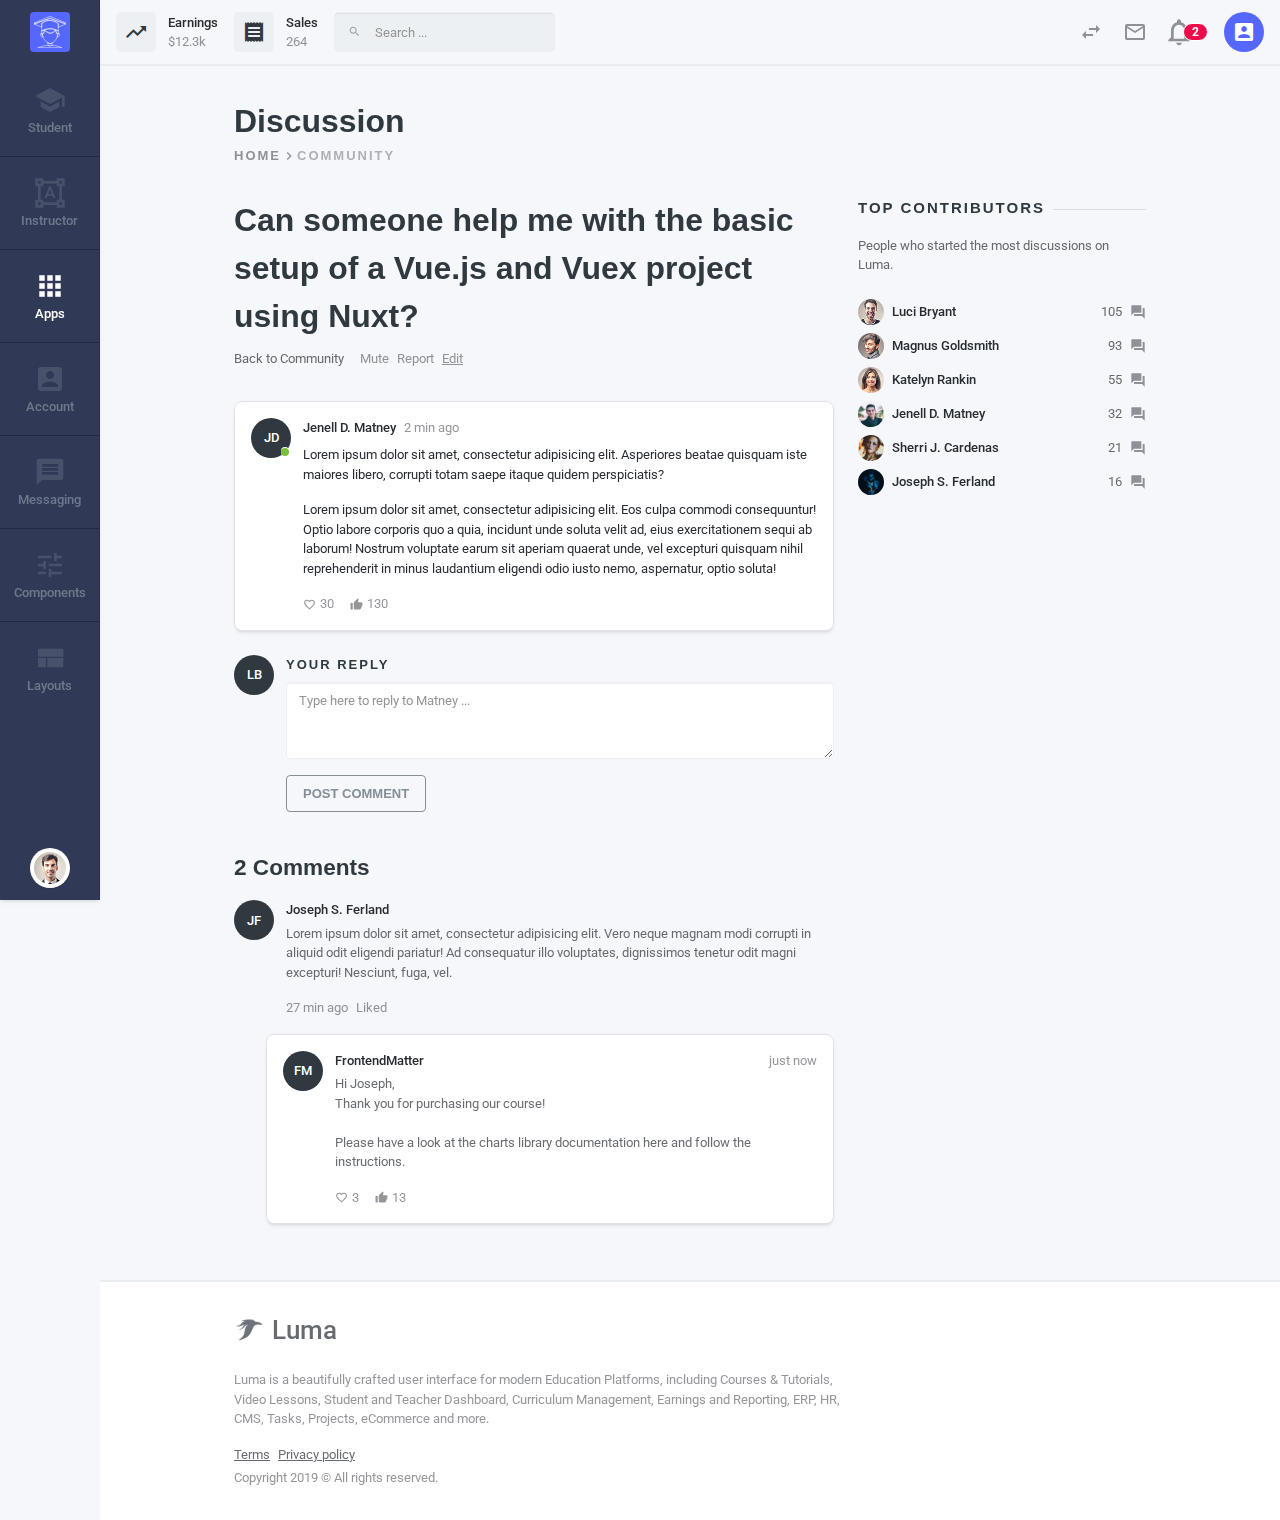
<file: Apollo1-front/Demos/Compact_App_Layout/discussion.html>
<!DOCTYPE html>
<html lang="en"
      dir="ltr">

    <head>
        <meta charset="utf-8">
        <meta http-equiv="X-UA-Compatible"
              content="IE=edge">
        <meta name="viewport"
              content="width=device-width, initial-scale=1, shrink-to-fit=no">
        <title>Discussion</title>

        <!-- Prevent the demo from appearing in search engines -->
        <meta name="robots"
              content="noindex">

        <link href="https://fonts.googleapis.com/css?family=Lato:400,700%7CRoboto:400,500%7CExo+2:600&display=swap"
              rel="stylesheet">

        <!-- Preloader -->
        <link type="text/css"
              href="../../public/vendor/spinkit.css"
              rel="stylesheet">

        <!-- Perfect Scrollbar -->
        <link type="text/css"
              href="../../public/vendor/perfect-scrollbar.css"
              rel="stylesheet">

        <!-- Material Design Icons -->
        <link type="text/css"
              href="../../public/css/material-icons.css"
              rel="stylesheet">

        <!-- Font Awesome Icons -->
        <link type="text/css"
              href="../../public/css/fontawesome.css"
              rel="stylesheet">

        <!-- Preloader -->
        <link type="text/css"
              href="../../public/css/preloader.css"
              rel="stylesheet">

        <!-- App CSS -->
        <link type="text/css"
              href="../../public/css/app.css"
              rel="stylesheet">

    </head>

    <body class="layout-compact layout-compact">

        <div class="preloader">
            <div class="sk-chase">
                <div class="sk-chase-dot"></div>
                <div class="sk-chase-dot"></div>
                <div class="sk-chase-dot"></div>
                <div class="sk-chase-dot"></div>
                <div class="sk-chase-dot"></div>
                <div class="sk-chase-dot"></div>
            </div>

            <!-- <div class="sk-bounce">
    <div class="sk-bounce-dot"></div>
    <div class="sk-bounce-dot"></div>
  </div> -->

            <!-- More spinner examples at https://github.com/tobiasahlin/SpinKit/blob/master/examples.html -->
        </div>

        <!-- Drawer Layout -->

        <div class="mdk-drawer-layout js-mdk-drawer-layout"
             data-push
             data-responsive-width="992px">
            <div class="mdk-drawer-layout__content page-content">

                <!-- Header -->

                <!-- Navbar -->

                <div class="navbar navbar-expand pr-0 navbar-light border-bottom-2"
                     id="default-navbar"
                     data-primary>

                    <!-- Navbar Toggler -->

                    <button class="navbar-toggler w-auto mr-16pt d-block d-lg-none rounded-0"
                            type="button"
                            data-toggle="sidebar">
                        <span class="material-icons">short_text</span>
                    </button>

                    <!-- // END Navbar Toggler -->

                    <!-- Navbar Brand -->

                    <a href="index.html"
                       class="navbar-brand mr-16pt d-lg-none">

                        <span class="avatar avatar-sm navbar-brand-icon mr-0 mr-lg-8pt">

                            <span class="avatar-title rounded bg-primary"><img src="../../public/images/illustration/student/128/white.svg"
                                     alt="logo"
                                     class="img-fluid" /></span>

                        </span>

                        <span class="d-none d-lg-block">Luma</span>
                    </a>

                    <!-- // END Navbar Brand -->

                    <span class="d-none d-md-flex align-items-center mr-16pt">

                        <span class="avatar avatar-sm mr-12pt">

                            <span class="avatar-title rounded navbar-avatar"><i class="material-icons">trending_up</i></span>

                        </span>

                        <small class="flex d-flex flex-column">
                            <strong class="navbar-text-100">Earnings</strong>
                            <span class="navbar-text-50">&dollar;12.3k</span>
                        </small>
                    </span>
                    <span class="d-none d-md-flex align-items-center mr-16pt">

                        <span class="avatar avatar-sm mr-12pt">

                            <span class="avatar-title rounded navbar-avatar"><i class="material-icons">receipt</i></span>

                        </span>

                        <small class="flex d-flex flex-column">
                            <strong class="navbar-text-100">Sales</strong>
                            <span class="navbar-text-50">264</span>
                        </small>
                    </span>

                    <!-- Navbar Search -->

                    <form class="search-form navbar-search d-none d-md-flex mr-16pt"
                          action="index.html">
                        <button class="btn"
                                type="submit"><i class="material-icons">search</i></button>
                        <input type="text"
                               class="form-control"
                               placeholder="Search ...">
                    </form>

                    <!-- // END Navbar Search -->

                    <div class="flex"></div>

                    <!-- Switch Layout -->

                    <a href="../App_Layout/discussion.html"
                       class="navbar-toggler navbar-toggler-custom align-items-center justify-content-center d-none d-lg-flex"
                       data-toggle="tooltip"
                       data-title="Switch to Vertical App Layout"
                       data-placement="bottom"
                       data-boundary="window">
                        <span class="material-icons">swap_horiz</span>
                    </a>

                    <!-- // END Switch Layout -->

                    <!-- Navbar Menu -->

                    <div class="nav navbar-nav flex-nowrap d-flex mr-16pt">

                        <!-- Notifications dropdown -->
                        <div class="nav-item dropdown dropdown-notifications dropdown-xs-down-full"
                             data-toggle="tooltip"
                             data-title="Messages"
                             data-placement="bottom"
                             data-boundary="window">
                            <button class="nav-link btn-flush dropdown-toggle"
                                    type="button"
                                    data-toggle="dropdown"
                                    data-caret="false">
                                <i class="material-icons icon-24pt">mail_outline</i>
                            </button>
                            <div class="dropdown-menu dropdown-menu-right">
                                <div data-perfect-scrollbar
                                     class="position-relative">
                                    <div class="dropdown-header"><strong>Messages</strong></div>
                                    <div class="list-group list-group-flush mb-0">

                                        <a href="javascript:void(0);"
                                           class="list-group-item list-group-item-action unread">
                                            <span class="d-flex align-items-center mb-1">
                                                <small class="text-black-50">5 minutes ago</small>

                                                <span class="ml-auto unread-indicator bg-accent"></span>

                                            </span>
                                            <span class="d-flex">
                                                <span class="avatar avatar-xs mr-2">
                                                    <img src="../../public/images/people/110/woman-5.jpg"
                                                         alt="people"
                                                         class="avatar-img rounded-circle">
                                                </span>
                                                <span class="flex d-flex flex-column">
                                                    <strong class="text-black-100">Michelle</strong>
                                                    <span class="text-black-70">Clients loved the new design.</span>
                                                </span>
                                            </span>
                                        </a>

                                        <a href="javascript:void(0);"
                                           class="list-group-item list-group-item-action">
                                            <span class="d-flex align-items-center mb-1">
                                                <small class="text-black-50">5 minutes ago</small>

                                            </span>
                                            <span class="d-flex">
                                                <span class="avatar avatar-xs mr-2">
                                                    <img src="../../public/images/people/110/woman-5.jpg"
                                                         alt="people"
                                                         class="avatar-img rounded-circle">
                                                </span>
                                                <span class="flex d-flex flex-column">
                                                    <strong class="text-black-100">Michelle</strong>
                                                    <span class="text-black-70">🔥 Superb job..</span>
                                                </span>
                                            </span>
                                        </a>

                                    </div>
                                </div>
                            </div>
                        </div>
                        <!-- // END Notifications dropdown -->

                        <!-- Notifications dropdown -->
                        <div class="nav-item ml-16pt dropdown dropdown-notifications dropdown-xs-down-full"
                             data-toggle="tooltip"
                             data-title="Notifications"
                             data-placement="bottom"
                             data-boundary="window">
                            <button class="nav-link btn-flush dropdown-toggle"
                                    type="button"
                                    data-toggle="dropdown"
                                    data-caret="false">
                                <i class="material-icons">notifications_none</i>
                                <span class="badge badge-notifications badge-accent">2</span>
                            </button>
                            <div class="dropdown-menu dropdown-menu-right">
                                <div data-perfect-scrollbar
                                     class="position-relative">
                                    <div class="dropdown-header"><strong>System notifications</strong></div>
                                    <div class="list-group list-group-flush mb-0">

                                        <a href="javascript:void(0);"
                                           class="list-group-item list-group-item-action unread">
                                            <span class="d-flex align-items-center mb-1">
                                                <small class="text-black-50">3 minutes ago</small>

                                                <span class="ml-auto unread-indicator bg-accent"></span>

                                            </span>
                                            <span class="d-flex">
                                                <span class="avatar avatar-xs mr-2">
                                                    <span class="avatar-title rounded-circle bg-light">
                                                        <i class="material-icons font-size-16pt text-accent">account_circle</i>
                                                    </span>
                                                </span>
                                                <span class="flex d-flex flex-column">

                                                    <span class="text-black-70">Your profile information has not been synced correctly.</span>
                                                </span>
                                            </span>
                                        </a>

                                        <a href="javascript:void(0);"
                                           class="list-group-item list-group-item-action">
                                            <span class="d-flex align-items-center mb-1">
                                                <small class="text-black-50">5 hours ago</small>

                                            </span>
                                            <span class="d-flex">
                                                <span class="avatar avatar-xs mr-2">
                                                    <span class="avatar-title rounded-circle bg-light">
                                                        <i class="material-icons font-size-16pt text-primary">group_add</i>
                                                    </span>
                                                </span>
                                                <span class="flex d-flex flex-column">
                                                    <strong class="text-black-100">Adrian. D</strong>
                                                    <span class="text-black-70">Wants to join your private group.</span>
                                                </span>
                                            </span>
                                        </a>

                                        <a href="javascript:void(0);"
                                           class="list-group-item list-group-item-action">
                                            <span class="d-flex align-items-center mb-1">
                                                <small class="text-black-50">1 day ago</small>

                                            </span>
                                            <span class="d-flex">
                                                <span class="avatar avatar-xs mr-2">
                                                    <span class="avatar-title rounded-circle bg-light">
                                                        <i class="material-icons font-size-16pt text-warning">storage</i>
                                                    </span>
                                                </span>
                                                <span class="flex d-flex flex-column">

                                                    <span class="text-black-70">Your deploy was successful.</span>
                                                </span>
                                            </span>
                                        </a>

                                    </div>
                                </div>
                            </div>
                        </div>
                        <!-- // END Notifications dropdown -->

                        <div class="nav-item dropdown">
                            <a href="#"
                               class="nav-link d-flex align-items-center dropdown-toggle"
                               data-toggle="dropdown"
                               data-caret="false">

                                <span class="avatar avatar-sm mr-8pt2">

                                    <span class="avatar-title rounded-circle bg-primary"><i class="material-icons">account_box</i></span>

                                </span>

                            </a>
                            <div class="dropdown-menu dropdown-menu-right">
                                <div class="dropdown-header"><strong>Account</strong></div>
                                <a class="dropdown-item"
                                   href="edit-account.html">Edit Account</a>
                                <a class="dropdown-item"
                                   href="billing.html">Billing</a>
                                <a class="dropdown-item"
                                   href="billing-history.html">Payments</a>
                                <a class="dropdown-item"
                                   href="login.html">Logout</a>
                            </div>
                        </div>
                    </div>

                    <!-- // END Navbar Menu -->

                </div>

                <!-- // END Navbar -->

                <!-- // END Header -->

                <div class="pt-32pt">
                    <div class="container page__container d-flex flex-column flex-md-row align-items-center text-center text-sm-left">
                        <div class="flex d-flex flex-column flex-sm-row align-items-center">

                            <div class="mb-24pt mb-sm-0 mr-sm-24pt">
                                <h2 class="mb-0">Discussion</h2>

                                <ol class="breadcrumb p-0 m-0">
                                    <li class="breadcrumb-item"><a href="index.html">Home</a></li>

                                    <li class="breadcrumb-item active">

                                        Community

                                    </li>

                                </ol>

                            </div>
                        </div>

                    </div>
                </div>

                <!-- BEFORE Page Content -->

                <!-- // END BEFORE Page Content -->

                <!-- Page Content -->

                <div class="container page__container">
                    <div class="page-section">

                        <div class="row">
                            <div class="col-md-8">

                                <h1 class="h2 measure-lead-max mb-2">Can someone help me with the basic setup of a Vue.js and Vuex project using Nuxt?</h1>
                                <p class="text-muted d-flex align-items-center mb-lg-32pt">
                                    <a href="discussions.html"
                                       class="mr-3">Back to Community</a>
                                    <a href="#"
                                       class="mr-2 text-50">Mute</a>
                                    <a href="#"
                                       class="mr-2 text-50">Report</a>
                                    <a href="#"
                                       class="text-50"
                                       style="text-decoration: underline;">Edit</a>
                                </p>

                                <div class="card card-body">
                                    <div class="d-flex">
                                        <a href=""
                                           class="avatar avatar-sm avatar-online mr-12pt">
                                            <!-- <img src="../../public/images/people/256/256_rsz_nicolas-horn-689011-unsplash.jpg" alt="people" class="avatar-img rounded-circle"> -->
                                            <span class="avatar-title rounded-circle">JD</span>
                                        </a>
                                        <div class="flex">
                                            <p class="d-flex align-items-center mb-2">
                                                <a href=""
                                                   class="text-body mr-2"><strong>Jenell D. Matney</strong></a>
                                                <small class="text-muted">2 min ago</small>
                                            </p>
                                            <p>Lorem ipsum dolor sit amet, consectetur adipisicing elit. Asperiores beatae quisquam iste maiores libero, corrupti totam saepe itaque quidem perspiciatis?</p>
                                            <p>Lorem ipsum dolor sit amet, consectetur adipisicing elit. Eos culpa commodi consequuntur! Optio labore corporis quo a quia, incidunt unde soluta velit ad, eius exercitationem sequi ab laborum! Nostrum voluptate earum sit aperiam quaerat unde, vel excepturi quisquam nihil reprehenderit in minus laudantium eligendi odio iusto nemo, aspernatur, optio soluta!</p>
                                            <div class="d-flex align-items-center">
                                                <a href=""
                                                   class="text-50 d-flex align-items-center text-decoration-0"><i class="material-icons mr-1"
                                                       style="font-size: inherit;">favorite_border</i> 30</a>
                                                <a href=""
                                                   class="text-50 d-flex align-items-center text-decoration-0 ml-3"><i class="material-icons mr-1"
                                                       style="font-size: inherit;">thumb_up</i> 130</a>
                                            </div>
                                        </div>
                                    </div>
                                </div>

                                <div class="d-flex mb-4">
                                    <a href=""
                                       class="avatar avatar-sm mr-12pt">
                                        <!-- <img src="../../public/images/people/50/guy-6.jpg" alt="people" class="avatar-img rounded-circle"> -->
                                        <span class="avatar-title rounded-circle">LB</span>
                                    </a>
                                    <div class="flex">
                                        <div class="form-group">
                                            <label for="comment"
                                                   class="form-label">Your reply</label>
                                            <textarea class="form-control"
                                                      name="comment"
                                                      id="comment"
                                                      rows="3"
                                                      placeholder="Type here to reply to Matney ..."></textarea>
                                        </div>
                                        <button class="btn btn-outline-secondary">Post comment</button>
                                    </div>
                                </div>
                                <div class="pt-3">
                                    <h4>2 Comments</h4>
                                    <div class="d-flex mb-3">
                                        <a href=""
                                           class="avatar avatar-sm mr-12pt">
                                            <!-- <img src="../../public/images/people/256/256_rsz_karl-s-973833-unsplash.jpg" alt="people" class="avatar-img rounded-circle"> -->
                                            <span class="avatar-title rounded-circle">JF</span>
                                        </a>
                                        <div class="flex">
                                            <a href=""
                                               class="text-body"><strong>Joseph S. Ferland</strong></a><br>
                                            <p class="mt-1 text-70">Lorem ipsum dolor sit amet, consectetur adipisicing elit. Vero neque magnam modi corrupti in aliquid odit eligendi pariatur! Ad consequatur illo voluptates, dignissimos tenetur odit magni excepturi! Nesciunt, fuga, vel.</p>
                                            <div class="d-flex align-items-center">
                                                <small class="text-50 mr-2">27 min ago</small>
                                                <a href=""
                                                   class="text-50"><small>Liked</small></a>
                                            </div>
                                        </div>
                                    </div>

                                    <div class="ml-sm-32pt mt-3 card p-3">
                                        <div class="d-flex">
                                            <a href="#"
                                               class="avatar avatar-sm mr-12pt">
                                                <!-- <img src="../../public/images/people/110/guy-6.jpg" alt="Guy" class="avatar-img rounded-circle"> -->
                                                <span class="avatar-title rounded-circle">FM</span>
                                            </a>
                                            <div class="flex">
                                                <div class="d-flex align-items-center">
                                                    <a href=""
                                                       class="text-body"><strong>FrontendMatter</strong></a>
                                                    <small class="ml-auto text-muted">just now</small>
                                                </div>
                                                <p class="mt-1 text-70">Hi Joseph,<br> Thank you for purchasing our course! <br><br>Please have a look at the charts library documentation <a href="#">here</a> and follow the instructions.</p>

                                                <div class="d-flex align-items-center">
                                                    <a href=""
                                                       class="text-50 d-flex align-items-center text-decoration-0"><i class="material-icons mr-1"
                                                           style="font-size: inherit;">favorite_border</i> 3</a>
                                                    <a href=""
                                                       class="text-50 d-flex align-items-center text-decoration-0 ml-3"><i class="material-icons mr-1"
                                                           style="font-size: inherit;">thumb_up</i> 13</a>
                                                </div>
                                            </div>
                                        </div>
                                    </div>
                                </div>
                            </div>
                            <div class="col-md-4">

                                <div class="page-separator">
                                    <div class="page-separator__text">Top Contributors</div>
                                </div>
                                <p class="text-70 mb-24pt">People who started the most discussions on Luma.</p>

                                <div class="mb-4">

                                    <div class="d-flex align-items-center mb-2">
                                        <a href=""
                                           class="avatar avatar-xs mr-8pt">
                                            <img src="../../public/images/people/50/guy-1.jpg"
                                                 alt="course"
                                                 class="avatar-img rounded-circle">
                                        </a>
                                        <a href=""
                                           class="flex mr-2 text-body"><strong>Luci Bryant</strong></a>
                                        <span class="text-70 mr-2">105</span>
                                        <i class="text-muted material-icons font-size-16pt">forum</i>
                                    </div>

                                    <div class="d-flex align-items-center mb-2">
                                        <a href=""
                                           class="avatar avatar-xs mr-8pt">
                                            <img src="../../public/images/people/50/guy-2.jpg"
                                                 alt="course"
                                                 class="avatar-img rounded-circle">
                                        </a>
                                        <a href=""
                                           class="flex mr-2 text-body"><strong>Magnus Goldsmith</strong></a>
                                        <span class="text-70 mr-2">93</span>
                                        <i class="text-muted material-icons font-size-16pt">forum</i>
                                    </div>

                                    <div class="d-flex align-items-center mb-2">
                                        <a href=""
                                           class="avatar avatar-xs mr-8pt">
                                            <img src="../../public/images/people/50/woman-1.jpg"
                                                 alt="course"
                                                 class="avatar-img rounded-circle">
                                        </a>
                                        <a href=""
                                           class="flex mr-2 text-body"><strong>Katelyn Rankin</strong></a>
                                        <span class="text-70 mr-2">55</span>
                                        <i class="text-muted material-icons font-size-16pt">forum</i>
                                    </div>

                                    <div class="d-flex align-items-center mb-2">
                                        <a href=""
                                           class="avatar avatar-xs mr-8pt">
                                            <img src="../../public/images/people/256/256_rsz_nicolas-horn-689011-unsplash.jpg"
                                                 alt="course"
                                                 class="avatar-img rounded-circle">
                                        </a>
                                        <a href=""
                                           class="flex mr-2 text-body"><strong>Jenell D. Matney</strong></a>
                                        <span class="text-70 mr-2">32</span>
                                        <i class="text-muted material-icons font-size-16pt">forum</i>
                                    </div>

                                    <div class="d-flex align-items-center mb-2">
                                        <a href=""
                                           class="avatar avatar-xs mr-8pt">
                                            <img src="../../public/images/people/256/256_rsz_sharina-mae-agellon-377466-unsplash.jpg"
                                                 alt="course"
                                                 class="avatar-img rounded-circle">
                                        </a>
                                        <a href=""
                                           class="flex mr-2 text-body"><strong>Sherri J. Cardenas</strong></a>
                                        <span class="text-70 mr-2">21</span>
                                        <i class="text-muted material-icons font-size-16pt">forum</i>
                                    </div>

                                    <div class="d-flex align-items-center mb-2">
                                        <a href=""
                                           class="avatar avatar-xs mr-8pt">
                                            <img src="../../public/images/people/256/256_rsz_karl-s-973833-unsplash.jpg"
                                                 alt="course"
                                                 class="avatar-img rounded-circle">
                                        </a>
                                        <a href=""
                                           class="flex mr-2 text-body"><strong>Joseph S. Ferland</strong></a>
                                        <span class="text-70 mr-2">16</span>
                                        <i class="text-muted material-icons font-size-16pt">forum</i>
                                    </div>

                                </div>

                            </div>
                        </div>

                    </div>
                </div>

                <!-- // END Page Content -->

                <!-- Footer -->

                <div class="bg-white border-top-2 mt-auto">
                    <div class="container page__container page-section d-flex flex-column">
                        <p class="text-70 brand mb-24pt">
                            <img class="brand-icon"
                                 src="../../public/images/logo/black-70@2x.png"
                                 width="30"
                                 alt="Luma"> Luma
                        </p>
                        <p class="measure-lead-max text-50 small mr-8pt">Luma is a beautifully crafted user interface for modern Education Platforms, including Courses & Tutorials, Video Lessons, Student and Teacher Dashboard, Curriculum Management, Earnings and Reporting, ERP, HR, CMS, Tasks, Projects, eCommerce and more.</p>
                        <p class="mb-8pt d-flex">
                            <a href=""
                               class="text-70 text-underline mr-8pt small">Terms</a>
                            <a href=""
                               class="text-70 text-underline small">Privacy policy</a>
                        </p>
                        <p class="text-50 small mt-n1 mb-0">Copyright 2019 &copy; All rights reserved.</p>
                    </div>
                </div>

                <!-- // END Footer -->

            </div>

            <!-- // END drawer-layout__content -->

            <!-- drawer -->
            <div class="mdk-drawer js-mdk-drawer layout-compact__drawer"
                 id="default-drawer">
                <div class="mdk-drawer__content js-sidebar-mini"
                     data-responsive-width="992px"
                     data-layout="compact">

                    <div class="sidebar sidebar-mini sidebar-dark-pickled-bluewood sidebar-left d-flex flex-column">

                        <!-- Brand -->
                        <a href="index.html"
                           class="sidebar-brand p-0 navbar-height d-flex justify-content-center">

                            <span class="avatar avatar-sm ">

                                <span class="avatar-title rounded bg-primary"><img src="../../public/images/illustration/student/128/white.svg"
                                         class="img-fluid"
                                         alt="logo" /></span>

                            </span>

                        </a>

                        <div class="flex d-flex flex-column justify-content-start"
                             data-perfect-scrollbar>
                            <ul class="nav flex-shrink-0 flex-nowrap flex-column sidebar-menu mb-0 sm-item-bordered js-sidebar-mini-tabs"
                                role="tablist">
                                <li class="sidebar-menu-item"
                                    data-title="Student"
                                    data-placement="right"
                                    data-boundary="window">
                                    <a class="sidebar-menu-button"
                                       href="#sm_student"
                                       data-toggle="tab"
                                       role="tab"
                                       aria-controls="sm_student"
                                       aria-selected="true">
                                        <i class="sidebar-menu-icon sidebar-menu-icon--left material-icons">school</i>
                                        <span class="sidebar-menu-text">Student</span>
                                    </a>
                                </li>
                                <li class="sidebar-menu-item"
                                    data-title="Instructor"
                                    data-placement="right"
                                    data-container="body"
                                    data-boundary="window">
                                    <a class="sidebar-menu-button"
                                       href="#sm_instructor"
                                       data-toggle="tab"
                                       role="tab"
                                       aria-controls="sm_instructor"
                                       aria-selected="false">
                                        <i class="sidebar-menu-icon sidebar-menu-icon--left material-icons">format_shapes</i>
                                        <span class="sidebar-menu-text">Instructor</span>
                                    </a>
                                </li>
                                <li class="sidebar-menu-item  active "
                                    data-title="Apps"
                                    data-placement="right"
                                    data-container="body"
                                    data-boundary="window">
                                    <a class="sidebar-menu-button"
                                       href="#sm_apps"
                                       data-toggle="tab"
                                       role="tab"
                                       aria-controls="sm_apps">
                                        <i class="sidebar-menu-icon sidebar-menu-icon--left material-icons">apps</i>
                                        <span class="sidebar-menu-text">Apps</span>
                                    </a>
                                </li>
                                <li class="sidebar-menu-item "
                                    data-title="Account"
                                    data-placement="right"
                                    data-container="body"
                                    data-boundary="window">
                                    <a class="sidebar-menu-button"
                                       href="#sm_account"
                                       data-toggle="tab"
                                       role="tab"
                                       aria-controls="sm_account">
                                        <i class="sidebar-menu-icon sidebar-menu-icon--left material-icons">account_box</i>
                                        <span class="sidebar-menu-text">Account</span>
                                    </a>
                                </li>
                                <li class="sidebar-menu-item "
                                    data-title="Messaging"
                                    data-placement="right"
                                    data-container="body"
                                    data-boundary="window">
                                    <a class="sidebar-menu-button"
                                       href="#sm_messaging"
                                       data-toggle="tab"
                                       role="tab"
                                       aria-controls="sm_messaging">
                                        <i class="sidebar-menu-icon sidebar-menu-icon--left material-icons">message</i>
                                        <span class="sidebar-menu-text">Messaging</span>
                                    </a>
                                </li>
                                <li class="sidebar-menu-item"
                                    data-title="Components"
                                    data-placement="right"
                                    data-container="body"
                                    data-boundary="window">
                                    <a class="sidebar-menu-button"
                                       href="#sm_components"
                                       data-toggle="tab"
                                       role="tab"
                                       aria-controls="sm_components">
                                        <i class="sidebar-menu-icon sidebar-menu-icon--left material-icons">tune</i>
                                        <span class="sidebar-menu-text">Components</span>
                                    </a>
                                </li>
                                <li class="sidebar-menu-item"
                                    data-title="Layouts"
                                    data-placement="right"
                                    data-boundary="window">
                                    <a class="sidebar-menu-button"
                                       href="#sm_layouts"
                                       data-toggle="tab"
                                       role="tab"
                                       aria-controls="sm_layouts"
                                       aria-selected="false">
                                        <i class="sidebar-menu-icon sidebar-menu-icon--left material-icons">view_compact</i>
                                        <span class="sidebar-menu-text">Layouts</span>
                                    </a>
                                </li>
                            </ul>
                        </div>

                        <ul class="nav flex-column sidebar-menu align-items-center mb-12pt js-sidebar-mini-tabs"
                            role="tablist">
                            <li class="sidebar-account"
                                style="width: 40px;">
                                <a href="#sm_account_1"
                                   class="p-4pt d-flex align-items-center justify-content-center"
                                   data-toggle="tab"
                                   role="tab"
                                   aria-controls="sm_account_1"
                                   aria-selected="true">
                                    <img width="32"
                                         height="32"
                                         class="rounded-circle"
                                         src="../../public/images/people/50/guy-3.jpg"
                                         alt="account" />
                                </a>
                            </li>
                        </ul>

                    </div>

                    <div class="sidebar sidebar-light sidebar-left flex sidebar-secondary pt-16pt"
                         data-perfect-scrollbar>

                        <div class="tab-content">

                            <div class="tab-pane"
                                 id="sm_account_1">
                                <div class="sidebar-heading">Account</div>
                                <ul class="sidebar-menu">
                                    <li class="sidebar-menu-item">
                                        <a class="sidebar-menu-button"
                                           href="edit-account.html">
                                            <span class="sidebar-menu-text">Edit Account</span>
                                        </a>
                                    </li>
                                    <li class="sidebar-menu-item">
                                        <a class="sidebar-menu-button"
                                           href="billing.html">Billing</a>
                                    </li>
                                    <li class="sidebar-menu-item">
                                        <a class="sidebar-menu-button"
                                           href="billing-history.html">Payments</a>
                                    </li>
                                    <li class="sidebar-menu-item">
                                        <a class="sidebar-menu-button"
                                           href="login.html">Logout</a>
                                    </li>
                                </ul>
                            </div>

                            <div class="tab-pane  fade active show "
                                 id="sm_apps">
                                <div class="sidebar-heading">Apps</div>
                                <ul class="sidebar-menu">
                                    <li class="sidebar-menu-item">
                                        <a class="sidebar-menu-button js-sidebar-collapse"
                                           data-toggle="collapse"
                                           href="#enterprise_menu">
                                            <span class="material-icons sidebar-menu-icon sidebar-menu-icon--left">donut_large</span>
                                            Enterprise
                                            <span class="ml-auto sidebar-menu-toggle-icon"></span>
                                        </a>
                                        <ul class="sidebar-submenu collapse sm-indent"
                                            id="enterprise_menu">
                                            <li class="sidebar-menu-item">
                                                <a class="sidebar-menu-button"
                                                   href="erp-dashboard.html">
                                                    <span class="sidebar-menu-text">ERP Dashboard</span>
                                                </a>
                                            </li>
                                            <li class="sidebar-menu-item">
                                                <a class="sidebar-menu-button"
                                                   href="crm-dashboard.html">
                                                    <span class="sidebar-menu-text">CRM Dashboard</span>
                                                </a>
                                            </li>
                                            <li class="sidebar-menu-item">
                                                <a class="sidebar-menu-button"
                                                   href="hr-dashboard.html">
                                                    <span class="sidebar-menu-text">HR Dashboard</span>
                                                </a>
                                            </li>
                                            <li class="sidebar-menu-item">
                                                <a class="sidebar-menu-button"
                                                   href="employees.html">
                                                    <span class="sidebar-menu-text">Employees</span>
                                                </a>
                                            </li>
                                            <li class="sidebar-menu-item">
                                                <a class="sidebar-menu-button"
                                                   href="staff.html">
                                                    <span class="sidebar-menu-text">Staff</span>
                                                </a>
                                            </li>
                                            <li class="sidebar-menu-item">
                                                <a class="sidebar-menu-button"
                                                   href="leaves.html">
                                                    <span class="sidebar-menu-text">Leaves</span>
                                                </a>
                                            </li>
                                            <li class="sidebar-menu-item">
                                                <a class="sidebar-menu-button disabled"
                                                   href="departments.html">
                                                    <span class="sidebar-menu-text">Departments</span>
                                                </a>
                                            </li>
                                            <!-- <li class="sidebar-menu-item">
  <a class="sidebar-menu-button disabled" href="documents.html">
    <span class="sidebar-menu-text">Documents</span>
  </a>
</li>
<li class="sidebar-menu-item">
  <a class="sidebar-menu-button disabled" href="attendance.html">
    <span class="sidebar-menu-text">Attendance</span>
  </a>
</li>
<li class="sidebar-menu-item">
  <a class="sidebar-menu-button disabled" href="recruitment.html">
    <span class="sidebar-menu-text">Recruitment</span>
  </a>
</li>
<li class="sidebar-menu-item">
  <a class="sidebar-menu-button disabled" href="payroll.html">
    <span class="sidebar-menu-text">Payroll</span>
  </a>
</li>
<li class="sidebar-menu-item">
  <a class="sidebar-menu-button disabled" href="training.html">
    <span class="sidebar-menu-text">Training</span>
  </a>
</li>
<li class="sidebar-menu-item">
  <a class="sidebar-menu-button disabled" href="employee-profile.html">
    <span class="sidebar-menu-text">Employee Profile</span>
  </a>
</li>
<li class="sidebar-menu-item">
  <a class="sidebar-menu-button disabled" href="accounting.html">
    <span class="sidebar-menu-text">Accounting</span>
  </a>
</li>
<li class="sidebar-menu-item">
  <a class="sidebar-menu-button disabled" href="inventory.html">
    <span class="sidebar-menu-text">Inventory</span>
  </a>
</li> -->
                                        </ul>
                                    </li>
                                    <li class="sidebar-menu-item active open">
                                        <a class="sidebar-menu-button"
                                           data-toggle="collapse"
                                           href="#community_menu">
                                            <span class="material-icons sidebar-menu-icon sidebar-menu-icon--left">people_outline</span>
                                            Community
                                            <span class="ml-auto sidebar-menu-toggle-icon"></span>
                                        </a>
                                        <ul class="sidebar-submenu collapse show sm-indent"
                                            id="community_menu">
                                            <li class="sidebar-menu-item">
                                                <a class="sidebar-menu-button"
                                                   href="teachers.html">

                                                    <span class="sidebar-menu-text">Browse Teachers</span>
                                                </a>
                                            </li>
                                            <li class="sidebar-menu-item">
                                                <a class="sidebar-menu-button"
                                                   href="student-profile.html">

                                                    <span class="sidebar-menu-text">Student Profile</span>
                                                </a>
                                            </li>
                                            <li class="sidebar-menu-item">
                                                <a class="sidebar-menu-button"
                                                   href="teacher-profile.html">

                                                    <span class="sidebar-menu-text">Teacher Profile</span>
                                                </a>
                                            </li>
                                            <li class="sidebar-menu-item">
                                                <a class="sidebar-menu-button"
                                                   href="blog.html">

                                                    <span class="sidebar-menu-text">Blog</span>
                                                </a>
                                            </li>
                                            <li class="sidebar-menu-item">
                                                <a class="sidebar-menu-button"
                                                   href="blog-post.html">

                                                    <span class="sidebar-menu-text">Blog Post</span>
                                                </a>
                                            </li>
                                            <li class="sidebar-menu-item">
                                                <a class="sidebar-menu-button"
                                                   href="faq.html">
                                                    <span class="sidebar-menu-text">FAQ</span>
                                                </a>
                                            </li>
                                            <li class="sidebar-menu-item">
                                                <a class="sidebar-menu-button"
                                                   href="help-center.html">
                                                    <!--  -->
                                                    <span class="sidebar-menu-text">Help Center</span>
                                                </a>
                                            </li>
                                            <li class="sidebar-menu-item">
                                                <a class="sidebar-menu-button"
                                                   href="discussions.html">
                                                    <span class="sidebar-menu-text">Discussions</span>
                                                </a>
                                            </li>
                                            <li class="sidebar-menu-item active">
                                                <a class="sidebar-menu-button"
                                                   href="discussion.html">
                                                    <span class="sidebar-menu-text">Discussion Details</span>
                                                </a>
                                            </li>
                                            <li class="sidebar-menu-item">
                                                <a class="sidebar-menu-button"
                                                   href="discussions-ask.html">
                                                    <span class="sidebar-menu-text">Ask Question</span>
                                                </a>
                                            </li>
                                        </ul>
                                    </li>
                                    <li class="sidebar-menu-item">
                                        <a class="sidebar-menu-button"
                                           data-toggle="collapse"
                                           href="#productivity_menu">
                                            <span class="material-icons sidebar-menu-icon sidebar-menu-icon--left">access_time</span>
                                            Productivity
                                            <span class="ml-auto sidebar-menu-toggle-icon"></span>
                                        </a>
                                        <ul class="sidebar-submenu collapse sm-indent"
                                            id="productivity_menu">
                                            <li class="sidebar-menu-item">
                                                <a class="sidebar-menu-button"
                                                   href="projects.html">
                                                    <span class="sidebar-menu-text">Projects</span>
                                                </a>
                                            </li>
                                            <li class="sidebar-menu-item">
                                                <a class="sidebar-menu-button"
                                                   href="tasks-board.html">
                                                    <span class="sidebar-menu-text">Tasks Board</span>
                                                </a>
                                            </li>
                                            <li class="sidebar-menu-item">
                                                <a class="sidebar-menu-button"
                                                   href="tasks-list.html">
                                                    <span class="sidebar-menu-text">Tasks List</span>
                                                </a>
                                            </li>
                                            <li class="sidebar-menu-item">
                                                <a class="sidebar-menu-button disabled"
                                                   href="kanban.html">
                                                    <span class="sidebar-menu-text">Kanban</span>
                                                </a>
                                            </li>
                                            <!-- <li class="sidebar-menu-item">
  <a class="sidebar-menu-button disabled" href="task-details.html">
    <span class="sidebar-menu-text">Task Details</span>
  </a>
</li>
<li class="sidebar-menu-item">
  <a class="sidebar-menu-button disabled" href="team-members.html">
    <span class="sidebar-menu-text">Team Members</span>
  </a>
</li> -->
                                        </ul>
                                    </li>
                                    <li class="sidebar-menu-item">
                                        <a class="sidebar-menu-button"
                                           data-toggle="collapse"
                                           href="#cms_menu">
                                            <span class="material-icons sidebar-menu-icon sidebar-menu-icon--left">content_copy</span>
                                            CMS
                                            <span class="ml-auto sidebar-menu-toggle-icon"></span>
                                        </a>
                                        <ul class="sidebar-submenu collapse sm-indent"
                                            id="cms_menu">
                                            <li class="sidebar-menu-item">
                                                <a class="sidebar-menu-button"
                                                   href="cms-dashboard.html">
                                                    <span class="sidebar-menu-text">CMS Dashboard</span>
                                                </a>
                                            </li>
                                            <li class="sidebar-menu-item">
                                                <a class="sidebar-menu-button"
                                                   href="posts.html">
                                                    <span class="sidebar-menu-text">Posts</span>
                                                </a>
                                            </li>
                                        </ul>
                                    </li>
                                    <li class="sidebar-menu-item">
                                        <a class="sidebar-menu-button"
                                           data-toggle="collapse"
                                           href="#ecommerce_menu">
                                            <span class="material-icons sidebar-menu-icon sidebar-menu-icon--left">shopping_cart</span>
                                            eCommerce
                                            <span class="ml-auto sidebar-menu-toggle-icon"></span>
                                        </a>
                                        <ul class="sidebar-submenu collapse sm-indent"
                                            id="ecommerce_menu">
                                            <li class="sidebar-menu-item">
                                                <a class="sidebar-menu-button"
                                                   href="ecommerce.html">
                                                    <span class="sidebar-menu-text">Shop Dashboard</span>
                                                </a>
                                            </li>
                                            <li class="sidebar-menu-item">
                                                <a class="sidebar-menu-button disabled"
                                                   href="edit-product.html">
                                                    <span class="sidebar-menu-text">Edit Product</span>
                                                </a>
                                            </li>
                                        </ul>
                                    </li>
                                </ul>
                            </div>
                            <div class="tab-pane "
                                 id="sm_student">
                                <div class="sidebar-heading">Student</div>
                                <ul class="sidebar-menu">

                                    <li class="sidebar-menu-item">
                                        <a class="sidebar-menu-button"
                                           href="index.html">
                                            <span class="material-icons sidebar-menu-icon sidebar-menu-icon--left">home</span>
                                            <span class="sidebar-menu-text">Home</span>
                                        </a>
                                    </li>
                                    <li class="sidebar-menu-item">
                                        <a class="sidebar-menu-button"
                                           href="courses.html">
                                            <span class="material-icons sidebar-menu-icon sidebar-menu-icon--left">local_library</span>
                                            <span class="sidebar-menu-text">Browse Courses</span>
                                        </a>
                                    </li>
                                    <li class="sidebar-menu-item">
                                        <a class="sidebar-menu-button"
                                           href="paths.html">
                                            <span class="material-icons sidebar-menu-icon sidebar-menu-icon--left">style</span>
                                            <span class="sidebar-menu-text">Browse Paths</span>
                                        </a>
                                    </li>
                                    <li class="sidebar-menu-item">
                                        <a class="sidebar-menu-button"
                                           href="student-dashboard.html">
                                            <span class="material-icons sidebar-menu-icon sidebar-menu-icon--left">account_box</span>
                                            <span class="sidebar-menu-text">Student Dashboard</span>
                                        </a>
                                    </li>
                                    <li class="sidebar-menu-item">
                                        <a class="sidebar-menu-button"
                                           href="student-my-courses.html">
                                            <span class="material-icons sidebar-menu-icon sidebar-menu-icon--left">search</span>
                                            <span class="sidebar-menu-text">My Courses</span>
                                        </a>
                                    </li>
                                    <li class="sidebar-menu-item">
                                        <a class="sidebar-menu-button"
                                           href="student-paths.html">
                                            <span class="material-icons sidebar-menu-icon sidebar-menu-icon--left">timeline</span>
                                            <span class="sidebar-menu-text">My Paths</span>
                                        </a>
                                    </li>
                                    <li class="sidebar-menu-item">
                                        <a class="sidebar-menu-button"
                                           href="student-path.html">
                                            <span class="material-icons sidebar-menu-icon sidebar-menu-icon--left">change_history</span>
                                            <span class="sidebar-menu-text">Path Details</span>
                                        </a>
                                    </li>
                                    <li class="sidebar-menu-item">
                                        <a class="sidebar-menu-button"
                                           href="student-course.html">
                                            <span class="material-icons sidebar-menu-icon sidebar-menu-icon--left">face</span>
                                            <span class="sidebar-menu-text">Course Preview</span>
                                        </a>
                                    </li>
                                    <li class="sidebar-menu-item">
                                        <a class="sidebar-menu-button"
                                           href="student-lesson.html">
                                            <span class="material-icons sidebar-menu-icon sidebar-menu-icon--left">panorama_fish_eye</span>
                                            <span class="sidebar-menu-text">Lesson Preview</span>
                                        </a>
                                    </li>
                                    <li class="sidebar-menu-item">
                                        <a class="sidebar-menu-button"
                                           href="student-take-course.html">
                                            <span class="material-icons sidebar-menu-icon sidebar-menu-icon--left">class</span>
                                            <span class="sidebar-menu-text">Take Course</span>
                                            <span class="sidebar-menu-badge badge badge-accent badge-notifications ml-auto">PRO</span>
                                        </a>
                                    </li>
                                    <li class="sidebar-menu-item">
                                        <a class="sidebar-menu-button"
                                           href="student-take-lesson.html">
                                            <span class="material-icons sidebar-menu-icon sidebar-menu-icon--left">import_contacts</span>
                                            <span class="sidebar-menu-text">Take Lesson</span>
                                        </a>
                                    </li>
                                    <li class="sidebar-menu-item">
                                        <a class="sidebar-menu-button"
                                           href="student-take-quiz.html">
                                            <span class="material-icons sidebar-menu-icon sidebar-menu-icon--left">dvr</span>
                                            <span class="sidebar-menu-text">Take Quiz</span>
                                        </a>
                                    </li>
                                    <li class="sidebar-menu-item">
                                        <a class="sidebar-menu-button"
                                           href="student-quiz-results.html">
                                            <span class="material-icons sidebar-menu-icon sidebar-menu-icon--left">poll</span>
                                            <span class="sidebar-menu-text">My Quizzes</span>
                                        </a>
                                    </li>
                                    <li class="sidebar-menu-item">
                                        <a class="sidebar-menu-button"
                                           href="student-quiz-result-details.html">
                                            <span class="material-icons sidebar-menu-icon sidebar-menu-icon--left">live_help</span>
                                            <span class="sidebar-menu-text">Quiz Result</span>
                                        </a>
                                    </li>
                                    <li class="sidebar-menu-item">
                                        <a class="sidebar-menu-button"
                                           href="student-path-assessment.html">
                                            <span class="material-icons sidebar-menu-icon sidebar-menu-icon--left">layers</span>
                                            <span class="sidebar-menu-text">Skill Assessment</span>
                                        </a>
                                    </li>
                                    <li class="sidebar-menu-item">
                                        <a class="sidebar-menu-button"
                                           href="student-path-assessment-result.html">
                                            <span class="material-icons sidebar-menu-icon sidebar-menu-icon--left">assignment_turned_in</span>
                                            <span class="sidebar-menu-text">Skill Result</span>
                                        </a>
                                    </li>

                                </ul>
                            </div>
                            <div class="tab-pane "
                                 id="sm_instructor">
                                <div class="sidebar-heading">Instructor</div>
                                <ul class="sidebar-menu">

                                    <li class="sidebar-menu-item">
                                        <a class="sidebar-menu-button"
                                           href="instructor-dashboard.html">
                                            <span class="material-icons sidebar-menu-icon sidebar-menu-icon--left">school</span>
                                            <span class="sidebar-menu-text">Instructor Dashboard</span>
                                        </a>
                                    </li>
                                    <li class="sidebar-menu-item">
                                        <a class="sidebar-menu-button"
                                           href="instructor-courses.html">
                                            <span class="material-icons sidebar-menu-icon sidebar-menu-icon--left">import_contacts</span>
                                            <span class="sidebar-menu-text">Manage Courses</span>
                                        </a>
                                    </li>
                                    <li class="sidebar-menu-item">
                                        <a class="sidebar-menu-button"
                                           href="instructor-quizzes.html">
                                            <span class="material-icons sidebar-menu-icon sidebar-menu-icon--left">help</span>
                                            <span class="sidebar-menu-text">Manage Quizzes</span>
                                        </a>
                                    </li>
                                    <li class="sidebar-menu-item">
                                        <a class="sidebar-menu-button"
                                           href="instructor-earnings.html">
                                            <span class="material-icons sidebar-menu-icon sidebar-menu-icon--left">trending_up</span>
                                            <span class="sidebar-menu-text">Earnings</span>
                                        </a>
                                    </li>
                                    <li class="sidebar-menu-item">
                                        <a class="sidebar-menu-button"
                                           href="instructor-statement.html">
                                            <span class="material-icons sidebar-menu-icon sidebar-menu-icon--left">receipt</span>
                                            <span class="sidebar-menu-text">Statement</span>
                                        </a>
                                    </li>
                                    <li class="sidebar-menu-item">
                                        <a class="sidebar-menu-button"
                                           href="instructor-edit-course.html">
                                            <span class="material-icons sidebar-menu-icon sidebar-menu-icon--left">post_add</span>
                                            <span class="sidebar-menu-text">Edit Course</span>
                                        </a>
                                    </li>
                                    <li class="sidebar-menu-item">
                                        <a class="sidebar-menu-button"
                                           href="instructor-edit-quiz.html">
                                            <span class="material-icons sidebar-menu-icon sidebar-menu-icon--left">format_shapes</span>
                                            <span class="sidebar-menu-text">Edit Quiz</span>
                                        </a>
                                    </li>

                                </ul>
                            </div>
                            <div class="tab-pane "
                                 id="sm_account">
                                <div class="sidebar-heading">Account</div>
                                <ul class="sidebar-menu">
                                    <li class="sidebar-menu-item">
                                        <a class="sidebar-menu-button"
                                           href="pricing.html">
                                            <span class="sidebar-menu-text">Pricing</span>
                                        </a>
                                    </li>
                                    <li class="sidebar-menu-item">
                                        <a class="sidebar-menu-button"
                                           href="login.html">
                                            <span class="sidebar-menu-text">Login</span>
                                        </a>
                                    </li>
                                    <li class="sidebar-menu-item">
                                        <a class="sidebar-menu-button"
                                           href="signup.html">
                                            <span class="sidebar-menu-text">Signup</span>
                                        </a>
                                    </li>
                                    <li class="sidebar-menu-item">
                                        <a class="sidebar-menu-button"
                                           href="signup-payment.html">
                                            <span class="sidebar-menu-text">Payment</span>
                                        </a>
                                    </li>
                                    <li class="sidebar-menu-item">
                                        <a class="sidebar-menu-button"
                                           href="reset-password.html">
                                            <span class="sidebar-menu-text">Reset Password</span>
                                        </a>
                                    </li>
                                    <li class="sidebar-menu-item">
                                        <a class="sidebar-menu-button"
                                           href="change-password.html">
                                            <span class="sidebar-menu-text">Change Password</span>
                                        </a>
                                    </li>
                                    <li class="sidebar-menu-item">
                                        <a class="sidebar-menu-button"
                                           href="edit-account.html">
                                            <span class="sidebar-menu-text">Edit Account</span>
                                        </a>
                                    </li>
                                    <li class="sidebar-menu-item">
                                        <a class="sidebar-menu-button"
                                           href="edit-account-profile.html">
                                            <span class="sidebar-menu-text">Profile &amp; Privacy</span>
                                        </a>
                                    </li>
                                    <li class="sidebar-menu-item">
                                        <a class="sidebar-menu-button"
                                           href="edit-account-notifications.html">
                                            <span class="sidebar-menu-text">Email Notifications</span>
                                        </a>
                                    </li>
                                    <li class="sidebar-menu-item">
                                        <a class="sidebar-menu-button"
                                           href="edit-account-password.html">
                                            <span class="sidebar-menu-text">Account Password</span>
                                        </a>
                                    </li>
                                    <li class="sidebar-menu-item">
                                        <a class="sidebar-menu-button"
                                           href="billing.html">
                                            <span class="sidebar-menu-text">Subscription</span>
                                        </a>
                                    </li>
                                    <li class="sidebar-menu-item">
                                        <a class="sidebar-menu-button"
                                           href="billing-upgrade.html">
                                            <span class="sidebar-menu-text">Upgrade Account</span>
                                        </a>
                                    </li>
                                    <li class="sidebar-menu-item">
                                        <a class="sidebar-menu-button"
                                           href="billing-payment.html">
                                            <span class="sidebar-menu-text">Payment Information</span>
                                        </a>
                                    </li>
                                    <li class="sidebar-menu-item">
                                        <a class="sidebar-menu-button"
                                           href="billing-history.html">
                                            <span class="sidebar-menu-text">Payment History</span>
                                        </a>
                                    </li>
                                    <li class="sidebar-menu-item">
                                        <a class="sidebar-menu-button"
                                           href="billing-invoice.html">
                                            <span class="sidebar-menu-text">Invoice</span>
                                        </a>
                                    </li>
                                </ul>
                            </div>
                            <div class="tab-pane "
                                 id="sm_messaging">
                                <div class="sidebar-heading">Messaging</div>
                                <ul class="sidebar-menu">
                                    <li class="sidebar-menu-item">
                                        <a class="sidebar-menu-button"
                                           href="messages.html">
                                            <span class="sidebar-menu-text">Messages</span>
                                        </a>
                                    </li>
                                    <li class="sidebar-menu-item">
                                        <a class="sidebar-menu-button"
                                           href="email.html">
                                            <span class="sidebar-menu-text">Email</span>
                                        </a>
                                    </li>
                                </ul>
                            </div>
                            <div class="tab-pane"
                                 id="sm_components">
                                <div class="sidebar-heading">UI Components</div>
                                <ul class="sidebar-menu">
                                    <li class="sidebar-menu-item">
                                        <a class="sidebar-menu-button"
                                           data-toggle="collapse"
                                           href="#components_menu">
                                            <span class="material-icons sidebar-menu-icon sidebar-menu-icon--left">tune</span>
                                            Components
                                            <span class="ml-auto sidebar-menu-toggle-icon"></span>
                                        </a>
                                        <ul class="sidebar-submenu collapse sm-indent"
                                            id="components_menu">
                                            <li class="sidebar-menu-item">
                                                <a class="sidebar-menu-button"
                                                   href="ui-buttons.html">
                                                    <span class="sidebar-menu-text">Buttons</span>
                                                </a>
                                            </li>
                                            <li class="sidebar-menu-item">
                                                <a class="sidebar-menu-button"
                                                   href="ui-avatars.html">
                                                    <span class="sidebar-menu-text">Avatars</span>
                                                </a>
                                            </li>
                                            <li class="sidebar-menu-item">
                                                <a class="sidebar-menu-button"
                                                   href="ui-forms.html">
                                                    <span class="sidebar-menu-text">Forms</span>
                                                </a>
                                            </li>
                                            <li class="sidebar-menu-item">
                                                <a class="sidebar-menu-button"
                                                   href="ui-loaders.html">
                                                    <span class="sidebar-menu-text">Loaders</span>
                                                </a>
                                            </li>
                                            <li class="sidebar-menu-item">
                                                <a class="sidebar-menu-button"
                                                   href="ui-tables.html">
                                                    <span class="sidebar-menu-text">Tables</span>
                                                </a>
                                            </li>
                                            <li class="sidebar-menu-item">
                                                <a class="sidebar-menu-button"
                                                   href="ui-cards.html">
                                                    <span class="sidebar-menu-text">Cards</span>
                                                </a>
                                            </li>
                                            <li class="sidebar-menu-item">
                                                <a class="sidebar-menu-button"
                                                   href="ui-icons.html">
                                                    <span class="sidebar-menu-text">Icons</span>
                                                </a>
                                            </li>
                                            <li class="sidebar-menu-item">
                                                <a class="sidebar-menu-button"
                                                   href="ui-tabs.html">
                                                    <span class="sidebar-menu-text">Tabs</span>
                                                </a>
                                            </li>
                                            <li class="sidebar-menu-item">
                                                <a class="sidebar-menu-button"
                                                   href="ui-alerts.html">
                                                    <span class="sidebar-menu-text">Alerts</span>
                                                </a>
                                            </li>
                                            <li class="sidebar-menu-item">
                                                <a class="sidebar-menu-button"
                                                   href="ui-badges.html">
                                                    <span class="sidebar-menu-text">Badges</span>
                                                </a>
                                            </li>
                                            <li class="sidebar-menu-item">
                                                <a class="sidebar-menu-button"
                                                   href="ui-progress.html">
                                                    <span class="sidebar-menu-text">Progress</span>
                                                </a>
                                            </li>
                                            <li class="sidebar-menu-item">
                                                <a class="sidebar-menu-button"
                                                   href="ui-pagination.html">
                                                    <span class="sidebar-menu-text">Pagination</span>
                                                </a>
                                            </li>
                                            <!-- <li class="sidebar-menu-item">
  <a class="sidebar-menu-button disabled" href="ui-typography.html">
    <span class="sidebar-menu-text">Typography</span>
  </a>
</li>
<li class="sidebar-menu-item">
  <a class="sidebar-menu-button disabled" href="ui-colors.html">
    <span class="sidebar-menu-text">Colors</span>
  </a>
</li>
<li class="sidebar-menu-item">
  <a class="sidebar-menu-button disabled" href="ui-breadcrumb.html">
    <span class="sidebar-menu-text">Breadcrumb</span>
  </a>
</li>
<li class="sidebar-menu-item">
  <a class="sidebar-menu-button disabled" href="ui-accordions.html">
    <span class="sidebar-menu-text">Accordions</span>
  </a>
</li>
<li class="sidebar-menu-item">
  <a class="sidebar-menu-button disabled" href="ui-modals.html">
    <span class="sidebar-menu-text">Modals</span>
  </a>
</li>
<li class="sidebar-menu-item">
  <a class="sidebar-menu-button disabled" href="ui-chips.html">
    <span class="sidebar-menu-text">Chips</span>
  </a>
</li> -->
                                            <li class="sidebar-menu-item">
                                                <a class="sidebar-menu-button disabled"
                                                   href="">
                                                    <span class="sidebar-menu-text">Disabled</span>
                                                </a>
                                            </li>
                                        </ul>
                                    </li>
                                    <li class="sidebar-menu-item">
                                        <a class="sidebar-menu-button"
                                           data-toggle="collapse"
                                           href="#plugins_menu">
                                            <span class="material-icons sidebar-menu-icon sidebar-menu-icon--left">folder</span>
                                            Plugins
                                            <span class="ml-auto sidebar-menu-toggle-icon"></span>
                                        </a>
                                        <ul class="sidebar-submenu collapse sm-indent"
                                            id="plugins_menu">
                                            <li class="sidebar-menu-item">
                                                <a class="sidebar-menu-button"
                                                   href="ui-plugin-charts.html">
                                                    <span class="sidebar-menu-text">Charts</span>
                                                </a>
                                            </li>
                                            <li class="sidebar-menu-item">
                                                <a class="sidebar-menu-button"
                                                   href="ui-plugin-flatpickr.html">
                                                    <span class="sidebar-menu-text">Flatpickr</span>
                                                </a>
                                            </li>
                                            <li class="sidebar-menu-item">
                                                <a class="sidebar-menu-button"
                                                   href="ui-plugin-daterangepicker.html">
                                                    <span class="sidebar-menu-text">Date Range Picker</span>
                                                </a>
                                            </li>
                                            <li class="sidebar-menu-item">
                                                <a class="sidebar-menu-button"
                                                   href="ui-plugin-dragula.html">
                                                    <span class="sidebar-menu-text">Dragula</span>
                                                </a>
                                            </li>
                                            <li class="sidebar-menu-item">
                                                <a class="sidebar-menu-button"
                                                   href="ui-plugin-dropzone.html">
                                                    <span class="sidebar-menu-text">Dropzone</span>
                                                </a>
                                            </li>
                                            <li class="sidebar-menu-item">
                                                <a class="sidebar-menu-button"
                                                   href="ui-plugin-range-sliders.html">
                                                    <span class="sidebar-menu-text">Range Sliders</span>
                                                </a>
                                            </li>
                                            <li class="sidebar-menu-item">
                                                <a class="sidebar-menu-button"
                                                   href="ui-plugin-quill.html">
                                                    <span class="sidebar-menu-text">Quill</span>
                                                </a>
                                            </li>
                                            <li class="sidebar-menu-item">
                                                <a class="sidebar-menu-button"
                                                   href="ui-plugin-select2.html">
                                                    <span class="sidebar-menu-text">Select2</span>
                                                </a>
                                            </li>
                                            <li class="sidebar-menu-item">
                                                <a class="sidebar-menu-button"
                                                   href="ui-plugin-nestable.html">
                                                    <span class="sidebar-menu-text">Nestable</span>
                                                </a>
                                            </li>
                                            <li class="sidebar-menu-item">
                                                <a class="sidebar-menu-button"
                                                   href="ui-plugin-fancytree.html">
                                                    <span class="sidebar-menu-text">Fancy Tree</span>
                                                </a>
                                            </li>
                                            <li class="sidebar-menu-item">
                                                <a class="sidebar-menu-button"
                                                   href="ui-plugin-maps-vector.html">
                                                    <span class="sidebar-menu-text">Vector Maps</span>
                                                </a>
                                            </li>
                                            <li class="sidebar-menu-item">
                                                <a class="sidebar-menu-button"
                                                   href="ui-plugin-sweet-alert.html">
                                                    <span class="sidebar-menu-text">Sweet Alert</span>
                                                </a>
                                            </li>
                                            <li class="sidebar-menu-item">
                                                <a class="sidebar-menu-button"
                                                   href="ui-plugin-toastr.html">
                                                    <span class="sidebar-menu-text">Toastr</span>
                                                </a>
                                            </li>
                                            <li class="sidebar-menu-item">
                                                <a class="sidebar-menu-button disabled"
                                                   href="">
                                                    <span class="sidebar-menu-text">Disabled</span>
                                                </a>
                                            </li>
                                        </ul>
                                    </li>
                                </ul>
                            </div>
                            <div class="tab-pane"
                                 id="sm_layouts">
                                <div class="sidebar-heading">Layouts</div>
                                <ul class="sidebar-menu">
                                    <li class="sidebar-menu-item active">
                                        <a class="sidebar-menu-button"
                                           href="../Compact_App_Layout/discussion.html">
                                            <span class="sidebar-menu-text">Compact</span>
                                        </a>
                                    </li>
                                    <li class="sidebar-menu-item">
                                        <a class="sidebar-menu-button"
                                           href="../Mini_App_Layout/discussion.html">
                                            <span class="sidebar-menu-text">Mini</span>
                                        </a>
                                    </li>
                                    <li class="sidebar-menu-item">
                                        <a class="sidebar-menu-button"
                                           href="../Mini_Secondary_Layout/discussion.html">
                                            <span class="sidebar-menu-text">Mini + Secondary</span>
                                        </a>
                                    </li>
                                    <li class="sidebar-menu-item">
                                        <a class="sidebar-menu-button"
                                           href="../App_Layout/discussion.html">
                                            <span class="sidebar-menu-text">App</span>
                                        </a>
                                    </li>
                                    <li class="sidebar-menu-item">
                                        <a class="sidebar-menu-button"
                                           href="../Boxed_App_Layout/discussion.html">
                                            <span class="sidebar-menu-text">Boxed</span>
                                        </a>
                                    </li>
                                    <li class="sidebar-menu-item">
                                        <a class="sidebar-menu-button"
                                           href="../Sticky_App_Layout/discussion.html">
                                            <span class="sidebar-menu-text">Sticky</span>
                                        </a>
                                    </li>
                                    <li class="sidebar-menu-item">
                                        <a class="sidebar-menu-button"
                                           href="../Fixed_Layout/discussion.html">
                                            <span class="sidebar-menu-text">Fixed</span>
                                        </a>
                                    </li>
                                </ul>
                            </div>
                        </div>
                    </div>

                </div>
            </div>
            <!-- // END drawer -->

        </div>

        <!-- // END Drawer Layout -->

        <!-- jQuery -->
        <script src="../../public/vendor/jquery.min.js"></script>

        <!-- Bootstrap -->
        <script src="../../public/vendor/popper.min.js"></script>
        <script src="../../public/vendor/bootstrap.min.js"></script>

        <!-- Perfect Scrollbar -->
        <script src="../../public/vendor/perfect-scrollbar.min.js"></script>

        <!-- DOM Factory -->
        <script src="../../public/vendor/dom-factory.js"></script>

        <!-- MDK -->
        <script src="../../public/vendor/material-design-kit.js"></script>

        <!-- App JS -->
        <script src="../../public/js/app.js"></script>

        <!-- Preloader -->
        <script src="../../public/js/preloader.js"></script>

        <!-- Sidebar Mini JS -->
        <script src="../../public/js/sidebar-mini.js"></script>
        <script>
            (function() {
                'use strict';
                // ENABLE sidebar menu tabs
                $('.js-sidebar-mini-tabs [data-toggle="tab"]').on('click', function(e) {
                    e.preventDefault()
                    $(this).tab('show')
                })
                $('.js-sidebar-mini-tabs').on('show.bs.tab', function(e) {
                    $('.js-sidebar-mini-tabs > .active').removeClass('active')
                    $(e.target).parent().addClass('active')
                })
            })()
        </script>

    </body>

</html>
</file>
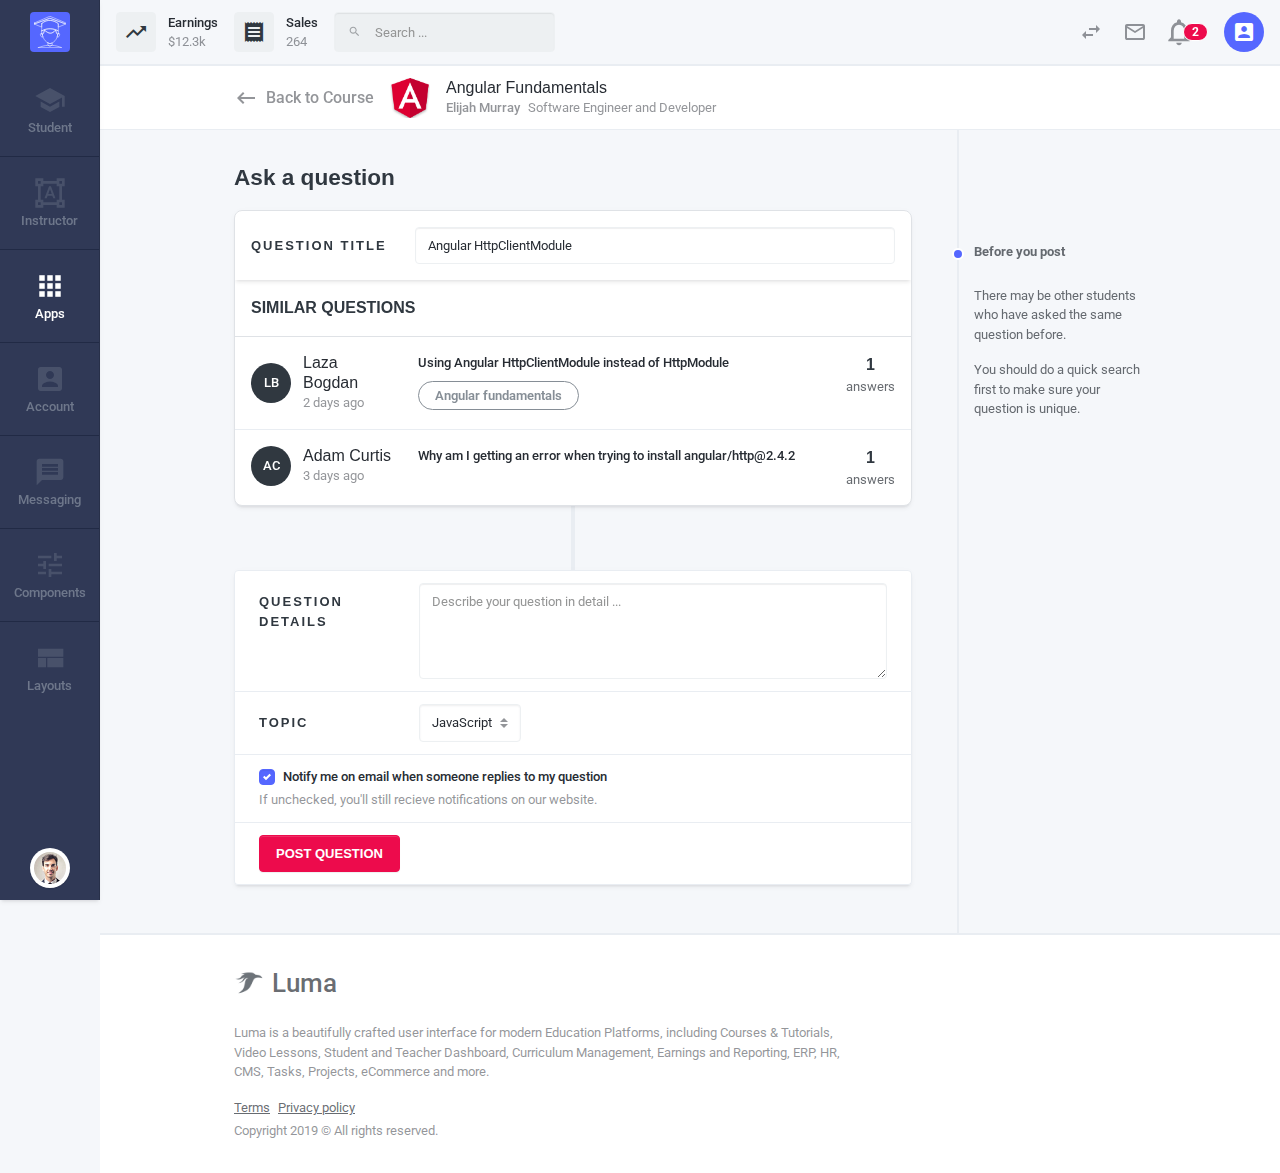
<file: Apollo1-front/Demos/Compact_App_Layout/discussions-ask.html>
<!DOCTYPE html>
<html lang="en"
      dir="ltr">

    <head>
        <meta charset="utf-8">
        <meta http-equiv="X-UA-Compatible"
              content="IE=edge">
        <meta name="viewport"
              content="width=device-width, initial-scale=1, shrink-to-fit=no">
        <title>Ask Question</title>

        <!-- Prevent the demo from appearing in search engines -->
        <meta name="robots"
              content="noindex">

        <link href="https://fonts.googleapis.com/css?family=Lato:400,700%7CRoboto:400,500%7CExo+2:600&display=swap"
              rel="stylesheet">

        <!-- Preloader -->
        <link type="text/css"
              href="../../public/vendor/spinkit.css"
              rel="stylesheet">

        <!-- Perfect Scrollbar -->
        <link type="text/css"
              href="../../public/vendor/perfect-scrollbar.css"
              rel="stylesheet">

        <!-- Material Design Icons -->
        <link type="text/css"
              href="../../public/css/material-icons.css"
              rel="stylesheet">

        <!-- Font Awesome Icons -->
        <link type="text/css"
              href="../../public/css/fontawesome.css"
              rel="stylesheet">

        <!-- Preloader -->
        <link type="text/css"
              href="../../public/css/preloader.css"
              rel="stylesheet">

        <!-- App CSS -->
        <link type="text/css"
              href="../../public/css/app.css"
              rel="stylesheet">

    </head>

    <body class="layout-compact layout-compact">

        <div class="preloader">
            <div class="sk-chase">
                <div class="sk-chase-dot"></div>
                <div class="sk-chase-dot"></div>
                <div class="sk-chase-dot"></div>
                <div class="sk-chase-dot"></div>
                <div class="sk-chase-dot"></div>
                <div class="sk-chase-dot"></div>
            </div>

            <!-- <div class="sk-bounce">
    <div class="sk-bounce-dot"></div>
    <div class="sk-bounce-dot"></div>
  </div> -->

            <!-- More spinner examples at https://github.com/tobiasahlin/SpinKit/blob/master/examples.html -->
        </div>

        <!-- Drawer Layout -->

        <div class="mdk-drawer-layout js-mdk-drawer-layout"
             data-push
             data-responsive-width="992px">
            <div class="mdk-drawer-layout__content page-content">

                <!-- Header -->

                <!-- Navbar -->

                <div class="navbar navbar-expand pr-0 navbar-light border-bottom-2"
                     id="default-navbar"
                     data-primary>

                    <!-- Navbar Toggler -->

                    <button class="navbar-toggler w-auto mr-16pt d-block d-lg-none rounded-0"
                            type="button"
                            data-toggle="sidebar">
                        <span class="material-icons">short_text</span>
                    </button>

                    <!-- // END Navbar Toggler -->

                    <!-- Navbar Brand -->

                    <a href="index.html"
                       class="navbar-brand mr-16pt d-lg-none">

                        <span class="avatar avatar-sm navbar-brand-icon mr-0 mr-lg-8pt">

                            <span class="avatar-title rounded bg-primary"><img src="../../public/images/illustration/student/128/white.svg"
                                     alt="logo"
                                     class="img-fluid" /></span>

                        </span>

                        <span class="d-none d-lg-block">Luma</span>
                    </a>

                    <!-- // END Navbar Brand -->

                    <span class="d-none d-md-flex align-items-center mr-16pt">

                        <span class="avatar avatar-sm mr-12pt">

                            <span class="avatar-title rounded navbar-avatar"><i class="material-icons">trending_up</i></span>

                        </span>

                        <small class="flex d-flex flex-column">
                            <strong class="navbar-text-100">Earnings</strong>
                            <span class="navbar-text-50">&dollar;12.3k</span>
                        </small>
                    </span>
                    <span class="d-none d-md-flex align-items-center mr-16pt">

                        <span class="avatar avatar-sm mr-12pt">

                            <span class="avatar-title rounded navbar-avatar"><i class="material-icons">receipt</i></span>

                        </span>

                        <small class="flex d-flex flex-column">
                            <strong class="navbar-text-100">Sales</strong>
                            <span class="navbar-text-50">264</span>
                        </small>
                    </span>

                    <!-- Navbar Search -->

                    <form class="search-form navbar-search d-none d-md-flex mr-16pt"
                          action="index.html">
                        <button class="btn"
                                type="submit"><i class="material-icons">search</i></button>
                        <input type="text"
                               class="form-control"
                               placeholder="Search ...">
                    </form>

                    <!-- // END Navbar Search -->

                    <div class="flex"></div>

                    <!-- Switch Layout -->

                    <a href="../App_Layout/discussions-ask.html"
                       class="navbar-toggler navbar-toggler-custom align-items-center justify-content-center d-none d-lg-flex"
                       data-toggle="tooltip"
                       data-title="Switch to Vertical App Layout"
                       data-placement="bottom"
                       data-boundary="window">
                        <span class="material-icons">swap_horiz</span>
                    </a>

                    <!-- // END Switch Layout -->

                    <!-- Navbar Menu -->

                    <div class="nav navbar-nav flex-nowrap d-flex mr-16pt">

                        <!-- Notifications dropdown -->
                        <div class="nav-item dropdown dropdown-notifications dropdown-xs-down-full"
                             data-toggle="tooltip"
                             data-title="Messages"
                             data-placement="bottom"
                             data-boundary="window">
                            <button class="nav-link btn-flush dropdown-toggle"
                                    type="button"
                                    data-toggle="dropdown"
                                    data-caret="false">
                                <i class="material-icons icon-24pt">mail_outline</i>
                            </button>
                            <div class="dropdown-menu dropdown-menu-right">
                                <div data-perfect-scrollbar
                                     class="position-relative">
                                    <div class="dropdown-header"><strong>Messages</strong></div>
                                    <div class="list-group list-group-flush mb-0">

                                        <a href="javascript:void(0);"
                                           class="list-group-item list-group-item-action unread">
                                            <span class="d-flex align-items-center mb-1">
                                                <small class="text-black-50">5 minutes ago</small>

                                                <span class="ml-auto unread-indicator bg-accent"></span>

                                            </span>
                                            <span class="d-flex">
                                                <span class="avatar avatar-xs mr-2">
                                                    <img src="../../public/images/people/110/woman-5.jpg"
                                                         alt="people"
                                                         class="avatar-img rounded-circle">
                                                </span>
                                                <span class="flex d-flex flex-column">
                                                    <strong class="text-black-100">Michelle</strong>
                                                    <span class="text-black-70">Clients loved the new design.</span>
                                                </span>
                                            </span>
                                        </a>

                                        <a href="javascript:void(0);"
                                           class="list-group-item list-group-item-action">
                                            <span class="d-flex align-items-center mb-1">
                                                <small class="text-black-50">5 minutes ago</small>

                                            </span>
                                            <span class="d-flex">
                                                <span class="avatar avatar-xs mr-2">
                                                    <img src="../../public/images/people/110/woman-5.jpg"
                                                         alt="people"
                                                         class="avatar-img rounded-circle">
                                                </span>
                                                <span class="flex d-flex flex-column">
                                                    <strong class="text-black-100">Michelle</strong>
                                                    <span class="text-black-70">🔥 Superb job..</span>
                                                </span>
                                            </span>
                                        </a>

                                    </div>
                                </div>
                            </div>
                        </div>
                        <!-- // END Notifications dropdown -->

                        <!-- Notifications dropdown -->
                        <div class="nav-item ml-16pt dropdown dropdown-notifications dropdown-xs-down-full"
                             data-toggle="tooltip"
                             data-title="Notifications"
                             data-placement="bottom"
                             data-boundary="window">
                            <button class="nav-link btn-flush dropdown-toggle"
                                    type="button"
                                    data-toggle="dropdown"
                                    data-caret="false">
                                <i class="material-icons">notifications_none</i>
                                <span class="badge badge-notifications badge-accent">2</span>
                            </button>
                            <div class="dropdown-menu dropdown-menu-right">
                                <div data-perfect-scrollbar
                                     class="position-relative">
                                    <div class="dropdown-header"><strong>System notifications</strong></div>
                                    <div class="list-group list-group-flush mb-0">

                                        <a href="javascript:void(0);"
                                           class="list-group-item list-group-item-action unread">
                                            <span class="d-flex align-items-center mb-1">
                                                <small class="text-black-50">3 minutes ago</small>

                                                <span class="ml-auto unread-indicator bg-accent"></span>

                                            </span>
                                            <span class="d-flex">
                                                <span class="avatar avatar-xs mr-2">
                                                    <span class="avatar-title rounded-circle bg-light">
                                                        <i class="material-icons font-size-16pt text-accent">account_circle</i>
                                                    </span>
                                                </span>
                                                <span class="flex d-flex flex-column">

                                                    <span class="text-black-70">Your profile information has not been synced correctly.</span>
                                                </span>
                                            </span>
                                        </a>

                                        <a href="javascript:void(0);"
                                           class="list-group-item list-group-item-action">
                                            <span class="d-flex align-items-center mb-1">
                                                <small class="text-black-50">5 hours ago</small>

                                            </span>
                                            <span class="d-flex">
                                                <span class="avatar avatar-xs mr-2">
                                                    <span class="avatar-title rounded-circle bg-light">
                                                        <i class="material-icons font-size-16pt text-primary">group_add</i>
                                                    </span>
                                                </span>
                                                <span class="flex d-flex flex-column">
                                                    <strong class="text-black-100">Adrian. D</strong>
                                                    <span class="text-black-70">Wants to join your private group.</span>
                                                </span>
                                            </span>
                                        </a>

                                        <a href="javascript:void(0);"
                                           class="list-group-item list-group-item-action">
                                            <span class="d-flex align-items-center mb-1">
                                                <small class="text-black-50">1 day ago</small>

                                            </span>
                                            <span class="d-flex">
                                                <span class="avatar avatar-xs mr-2">
                                                    <span class="avatar-title rounded-circle bg-light">
                                                        <i class="material-icons font-size-16pt text-warning">storage</i>
                                                    </span>
                                                </span>
                                                <span class="flex d-flex flex-column">

                                                    <span class="text-black-70">Your deploy was successful.</span>
                                                </span>
                                            </span>
                                        </a>

                                    </div>
                                </div>
                            </div>
                        </div>
                        <!-- // END Notifications dropdown -->

                        <div class="nav-item dropdown">
                            <a href="#"
                               class="nav-link d-flex align-items-center dropdown-toggle"
                               data-toggle="dropdown"
                               data-caret="false">

                                <span class="avatar avatar-sm mr-8pt2">

                                    <span class="avatar-title rounded-circle bg-primary"><i class="material-icons">account_box</i></span>

                                </span>

                            </a>
                            <div class="dropdown-menu dropdown-menu-right">
                                <div class="dropdown-header"><strong>Account</strong></div>
                                <a class="dropdown-item"
                                   href="edit-account.html">Edit Account</a>
                                <a class="dropdown-item"
                                   href="billing.html">Billing</a>
                                <a class="dropdown-item"
                                   href="billing-history.html">Payments</a>
                                <a class="dropdown-item"
                                   href="login.html">Logout</a>
                            </div>
                        </div>
                    </div>

                    <!-- // END Navbar Menu -->

                </div>

                <!-- // END Navbar -->

                <!-- // END Header -->

                <!-- BEFORE Page Content -->

                <!-- // END BEFORE Page Content -->

                <!-- Page Content -->

                <div class="navbar navbar-list navbar-light bg-white border-bottom-2 border-bottom navbar-expand-sm"
                     style="white-space: nowrap;">
                    <div class="container page__container">
                        <nav class="nav navbar-nav">
                            <div class="nav-item navbar-list__item">
                                <a href="student-take-course.html"
                                   class="nav-link h-auto"><i class="material-icons icon--left">keyboard_backspace</i> Back to Course</a>
                            </div>
                            <div class="nav-item navbar-list__item">
                                <div class="d-flex align-items-center flex-nowrap">
                                    <div class="mr-16pt">
                                        <a href="student-take-course.html"><img src="../../public/images/paths/angular_64x64.png"
                                                 width="40"
                                                 alt="Angular"
                                                 class="rounded"></a>
                                    </div>
                                    <div class="flex">
                                        <a href="student-take-course.html"
                                           class="card-title text-body mb-0">Angular Fundamentals</a>
                                        <p class="lh-1 d-flex align-items-center mb-0">
                                            <span class="text-50 small font-weight-bold mr-8pt">Elijah Murray</span>
                                            <span class="text-50 small">Software Engineer and Developer</span>
                                        </p>
                                    </div>
                                </div>
                            </div>
                        </nav>
                    </div>
                </div>

                <div class="container page__container">
                    <form action="discussions.html">
                        <div class="row">
                            <div class="col-lg-9">
                                <div class="page-section">
                                    <h4>Ask a question</h4>

                                    <div class="card--connect pb-32pt pb-lg-64pt">
                                        <div class="card o-hidden mb-0">
                                            <div class="card-body table--elevated">
                                                <div class="form-group m-0"
                                                     role="group"
                                                     aria-labelledby="label-title">
                                                    <div class="form-row align-items-center">
                                                        <label id="label-title"
                                                               for="title"
                                                               class="col-md-3 col-form-label form-label">Question title</label>
                                                        <div class="col-md-9">
                                                            <input id="title"
                                                                   type="text"
                                                                   placeholder="Your question ..."
                                                                   value="Angular HttpClientModule"
                                                                   class="form-control">
                                                        </div>
                                                    </div>
                                                </div>
                                            </div>
                                            <div class="card-header bg-transparent">
                                                <h5 class="text-uppercase mb-0">Similar questions</h5>
                                            </div>

                                            <div class="list-group list-group-flush">

                                                <div class="list-group-item p-3">
                                                    <div class="row align-items-start">
                                                        <div class="col-md-3 mb-8pt mb-md-0">
                                                            <div class="media align-items-center">
                                                                <div class="media-left mr-12pt">
                                                                    <a href=""
                                                                       class="avatar avatar-sm">
                                                                        <!-- <img src="../../LB" alt="avatar" class="avatar-img rounded-circle"> -->
                                                                        <span class="avatar-title rounded-circle">LB</span>
                                                                    </a>
                                                                </div>
                                                                <div class="d-flex flex-column media-body media-middle">
                                                                    <a href=""
                                                                       class="card-title">Laza Bogdan</a>
                                                                    <small class="text-muted">2 days ago</small>
                                                                </div>
                                                            </div>
                                                        </div>
                                                        <div class="col mb-8pt mb-md-0">
                                                            <p class="mb-8pt"><a href="discussion.html"
                                                                   class="text-body"><strong>Using Angular HttpClientModule instead of HttpModule</strong></a></p>

                                                            <a href="discussion.html"
                                                               class="chip chip-outline-secondary">Angular fundamentals</a>

                                                        </div>
                                                        <div class="col-auto d-flex flex-column align-items-center justify-content-center">
                                                            <h5 class="m-0">1</h5>
                                                            <p class="lh-1 mb-0"><small class="text-70">answers</small></p>
                                                        </div>
                                                    </div>
                                                </div>

                                                <div class="list-group-item p-3">
                                                    <div class="row align-items-start">
                                                        <div class="col-md-3 mb-8pt mb-md-0">
                                                            <div class="media align-items-center">
                                                                <div class="media-left mr-12pt">
                                                                    <a href=""
                                                                       class="avatar avatar-sm">
                                                                        <!-- <img src="../../AC" alt="avatar" class="avatar-img rounded-circle"> -->
                                                                        <span class="avatar-title rounded-circle">AC</span>
                                                                    </a>
                                                                </div>
                                                                <div class="d-flex flex-column media-body media-middle">
                                                                    <a href=""
                                                                       class="card-title">Adam Curtis</a>
                                                                    <small class="text-muted">3 days ago</small>
                                                                </div>
                                                            </div>
                                                        </div>
                                                        <div class="col mb-8pt mb-md-0">
                                                            <p class="mb-0"><a href="discussion.html"
                                                                   class="text-body"><strong>Why am I getting an error when trying to install angular/http@2.4.2</strong></a></p>

                                                        </div>
                                                        <div class="col-auto d-flex flex-column align-items-center justify-content-center">
                                                            <h5 class="m-0">1</h5>
                                                            <p class="lh-1 mb-0"><small class="text-70">answers</small></p>
                                                        </div>
                                                    </div>
                                                </div>

                                            </div>

                                        </div>
                                    </div>

                                    <div class="list-group">
                                        <div class="list-group-item">
                                            <div role="group"
                                                 aria-labelledby="label-question"
                                                 class="m-0 form-group">
                                                <div class="form-row">
                                                    <label id="label-question"
                                                           for="question"
                                                           class="col-md-3 col-form-label form-label">Question details</label>
                                                    <div class="col-md-9">
                                                        <textarea id="question"
                                                                  placeholder="Describe your question in detail ..."
                                                                  rows="4"
                                                                  class="form-control"></textarea>
                                                    </div>
                                                </div>
                                            </div>
                                        </div>
                                        <div class="list-group-item">
                                            <div class="form-group m-0"
                                                 role="group"
                                                 aria-labelledby="label-topic">
                                                <div class="form-row align-items-center">
                                                    <label id="label-topic"
                                                           for="topic"
                                                           class="col-md-3 col-form-label form-label">Topic</label>
                                                    <div class="col-md-9">
                                                        <select id="topic"
                                                                class="form-control custom-select w-auto">
                                                            <option value="JavaScript">JavaScript</option>
                                                        </select>
                                                    </div>
                                                </div>
                                            </div>
                                        </div>
                                        <div class="list-group-item">
                                            <div class="custom-control custom-checkbox custom-control-inline">
                                                <input id="notify"
                                                       type="checkbox"
                                                       class="custom-control-input"
                                                       checked="">
                                                <label for="notify"
                                                       class="custom-control-label">Notify me on email when someone replies to my question</label>
                                            </div>
                                            <small id="description-notify"
                                                   class="form-text text-muted">If unchecked, you'll still recieve notifications on our website.</small>
                                        </div>
                                        <div class="list-group-item">
                                            <button type="button"
                                                    class="btn btn-accent">Post Question</button>
                                        </div>
                                    </div>

                                </div>
                            </div>
                            <div class="col-lg-3 page-nav">
                                <div data-perfect-scrollbar
                                     data-perfect-scrollbar-wheel-propagation="true">
                                    <div class="page-section pt-lg-112pt">
                                        <div class="nav page-nav__menu">
                                            <a href="javascript:void(0)"
                                               class="nav-link active">Before you post</a>
                                        </div>
                                        <div class="page-nav__content">
                                            <p class="text-70">There may be other students who have asked the same question before.</p>
                                            <p class="text-70">You should do a quick search first to make sure your question is unique.</p>
                                        </div>
                                    </div>
                                </div>
                            </div>
                        </div>
                    </form>
                </div>

                <!-- // END Page Content -->

                <!-- Footer -->

                <div class="bg-white border-top-2 mt-auto">
                    <div class="container page__container page-section d-flex flex-column">
                        <p class="text-70 brand mb-24pt">
                            <img class="brand-icon"
                                 src="../../public/images/logo/black-70@2x.png"
                                 width="30"
                                 alt="Luma"> Luma
                        </p>
                        <p class="measure-lead-max text-50 small mr-8pt">Luma is a beautifully crafted user interface for modern Education Platforms, including Courses & Tutorials, Video Lessons, Student and Teacher Dashboard, Curriculum Management, Earnings and Reporting, ERP, HR, CMS, Tasks, Projects, eCommerce and more.</p>
                        <p class="mb-8pt d-flex">
                            <a href=""
                               class="text-70 text-underline mr-8pt small">Terms</a>
                            <a href=""
                               class="text-70 text-underline small">Privacy policy</a>
                        </p>
                        <p class="text-50 small mt-n1 mb-0">Copyright 2019 &copy; All rights reserved.</p>
                    </div>
                </div>

                <!-- // END Footer -->

            </div>

            <!-- // END drawer-layout__content -->

            <!-- drawer -->
            <div class="mdk-drawer js-mdk-drawer layout-compact__drawer"
                 id="default-drawer">
                <div class="mdk-drawer__content js-sidebar-mini"
                     data-responsive-width="992px"
                     data-layout="compact">

                    <div class="sidebar sidebar-mini sidebar-dark-pickled-bluewood sidebar-left d-flex flex-column">

                        <!-- Brand -->
                        <a href="index.html"
                           class="sidebar-brand p-0 navbar-height d-flex justify-content-center">

                            <span class="avatar avatar-sm ">

                                <span class="avatar-title rounded bg-primary"><img src="../../public/images/illustration/student/128/white.svg"
                                         class="img-fluid"
                                         alt="logo" /></span>

                            </span>

                        </a>

                        <div class="flex d-flex flex-column justify-content-start"
                             data-perfect-scrollbar>
                            <ul class="nav flex-shrink-0 flex-nowrap flex-column sidebar-menu mb-0 sm-item-bordered js-sidebar-mini-tabs"
                                role="tablist">
                                <li class="sidebar-menu-item"
                                    data-title="Student"
                                    data-placement="right"
                                    data-boundary="window">
                                    <a class="sidebar-menu-button"
                                       href="#sm_student"
                                       data-toggle="tab"
                                       role="tab"
                                       aria-controls="sm_student"
                                       aria-selected="true">
                                        <i class="sidebar-menu-icon sidebar-menu-icon--left material-icons">school</i>
                                        <span class="sidebar-menu-text">Student</span>
                                    </a>
                                </li>
                                <li class="sidebar-menu-item"
                                    data-title="Instructor"
                                    data-placement="right"
                                    data-container="body"
                                    data-boundary="window">
                                    <a class="sidebar-menu-button"
                                       href="#sm_instructor"
                                       data-toggle="tab"
                                       role="tab"
                                       aria-controls="sm_instructor"
                                       aria-selected="false">
                                        <i class="sidebar-menu-icon sidebar-menu-icon--left material-icons">format_shapes</i>
                                        <span class="sidebar-menu-text">Instructor</span>
                                    </a>
                                </li>
                                <li class="sidebar-menu-item  active "
                                    data-title="Apps"
                                    data-placement="right"
                                    data-container="body"
                                    data-boundary="window">
                                    <a class="sidebar-menu-button"
                                       href="#sm_apps"
                                       data-toggle="tab"
                                       role="tab"
                                       aria-controls="sm_apps">
                                        <i class="sidebar-menu-icon sidebar-menu-icon--left material-icons">apps</i>
                                        <span class="sidebar-menu-text">Apps</span>
                                    </a>
                                </li>
                                <li class="sidebar-menu-item "
                                    data-title="Account"
                                    data-placement="right"
                                    data-container="body"
                                    data-boundary="window">
                                    <a class="sidebar-menu-button"
                                       href="#sm_account"
                                       data-toggle="tab"
                                       role="tab"
                                       aria-controls="sm_account">
                                        <i class="sidebar-menu-icon sidebar-menu-icon--left material-icons">account_box</i>
                                        <span class="sidebar-menu-text">Account</span>
                                    </a>
                                </li>
                                <li class="sidebar-menu-item "
                                    data-title="Messaging"
                                    data-placement="right"
                                    data-container="body"
                                    data-boundary="window">
                                    <a class="sidebar-menu-button"
                                       href="#sm_messaging"
                                       data-toggle="tab"
                                       role="tab"
                                       aria-controls="sm_messaging">
                                        <i class="sidebar-menu-icon sidebar-menu-icon--left material-icons">message</i>
                                        <span class="sidebar-menu-text">Messaging</span>
                                    </a>
                                </li>
                                <li class="sidebar-menu-item"
                                    data-title="Components"
                                    data-placement="right"
                                    data-container="body"
                                    data-boundary="window">
                                    <a class="sidebar-menu-button"
                                       href="#sm_components"
                                       data-toggle="tab"
                                       role="tab"
                                       aria-controls="sm_components">
                                        <i class="sidebar-menu-icon sidebar-menu-icon--left material-icons">tune</i>
                                        <span class="sidebar-menu-text">Components</span>
                                    </a>
                                </li>
                                <li class="sidebar-menu-item"
                                    data-title="Layouts"
                                    data-placement="right"
                                    data-boundary="window">
                                    <a class="sidebar-menu-button"
                                       href="#sm_layouts"
                                       data-toggle="tab"
                                       role="tab"
                                       aria-controls="sm_layouts"
                                       aria-selected="false">
                                        <i class="sidebar-menu-icon sidebar-menu-icon--left material-icons">view_compact</i>
                                        <span class="sidebar-menu-text">Layouts</span>
                                    </a>
                                </li>
                            </ul>
                        </div>

                        <ul class="nav flex-column sidebar-menu align-items-center mb-12pt js-sidebar-mini-tabs"
                            role="tablist">
                            <li class="sidebar-account"
                                style="width: 40px;">
                                <a href="#sm_account_1"
                                   class="p-4pt d-flex align-items-center justify-content-center"
                                   data-toggle="tab"
                                   role="tab"
                                   aria-controls="sm_account_1"
                                   aria-selected="true">
                                    <img width="32"
                                         height="32"
                                         class="rounded-circle"
                                         src="../../public/images/people/50/guy-3.jpg"
                                         alt="account" />
                                </a>
                            </li>
                        </ul>

                    </div>

                    <div class="sidebar sidebar-light sidebar-left flex sidebar-secondary pt-16pt"
                         data-perfect-scrollbar>

                        <div class="tab-content">

                            <div class="tab-pane"
                                 id="sm_account_1">
                                <div class="sidebar-heading">Account</div>
                                <ul class="sidebar-menu">
                                    <li class="sidebar-menu-item">
                                        <a class="sidebar-menu-button"
                                           href="edit-account.html">
                                            <span class="sidebar-menu-text">Edit Account</span>
                                        </a>
                                    </li>
                                    <li class="sidebar-menu-item">
                                        <a class="sidebar-menu-button"
                                           href="billing.html">Billing</a>
                                    </li>
                                    <li class="sidebar-menu-item">
                                        <a class="sidebar-menu-button"
                                           href="billing-history.html">Payments</a>
                                    </li>
                                    <li class="sidebar-menu-item">
                                        <a class="sidebar-menu-button"
                                           href="login.html">Logout</a>
                                    </li>
                                </ul>
                            </div>

                            <div class="tab-pane  fade active show "
                                 id="sm_apps">
                                <div class="sidebar-heading">Apps</div>
                                <ul class="sidebar-menu">
                                    <li class="sidebar-menu-item">
                                        <a class="sidebar-menu-button js-sidebar-collapse"
                                           data-toggle="collapse"
                                           href="#enterprise_menu">
                                            <span class="material-icons sidebar-menu-icon sidebar-menu-icon--left">donut_large</span>
                                            Enterprise
                                            <span class="ml-auto sidebar-menu-toggle-icon"></span>
                                        </a>
                                        <ul class="sidebar-submenu collapse sm-indent"
                                            id="enterprise_menu">
                                            <li class="sidebar-menu-item">
                                                <a class="sidebar-menu-button"
                                                   href="erp-dashboard.html">
                                                    <span class="sidebar-menu-text">ERP Dashboard</span>
                                                </a>
                                            </li>
                                            <li class="sidebar-menu-item">
                                                <a class="sidebar-menu-button"
                                                   href="crm-dashboard.html">
                                                    <span class="sidebar-menu-text">CRM Dashboard</span>
                                                </a>
                                            </li>
                                            <li class="sidebar-menu-item">
                                                <a class="sidebar-menu-button"
                                                   href="hr-dashboard.html">
                                                    <span class="sidebar-menu-text">HR Dashboard</span>
                                                </a>
                                            </li>
                                            <li class="sidebar-menu-item">
                                                <a class="sidebar-menu-button"
                                                   href="employees.html">
                                                    <span class="sidebar-menu-text">Employees</span>
                                                </a>
                                            </li>
                                            <li class="sidebar-menu-item">
                                                <a class="sidebar-menu-button"
                                                   href="staff.html">
                                                    <span class="sidebar-menu-text">Staff</span>
                                                </a>
                                            </li>
                                            <li class="sidebar-menu-item">
                                                <a class="sidebar-menu-button"
                                                   href="leaves.html">
                                                    <span class="sidebar-menu-text">Leaves</span>
                                                </a>
                                            </li>
                                            <li class="sidebar-menu-item">
                                                <a class="sidebar-menu-button disabled"
                                                   href="departments.html">
                                                    <span class="sidebar-menu-text">Departments</span>
                                                </a>
                                            </li>
                                            <!-- <li class="sidebar-menu-item">
  <a class="sidebar-menu-button disabled" href="documents.html">
    <span class="sidebar-menu-text">Documents</span>
  </a>
</li>
<li class="sidebar-menu-item">
  <a class="sidebar-menu-button disabled" href="attendance.html">
    <span class="sidebar-menu-text">Attendance</span>
  </a>
</li>
<li class="sidebar-menu-item">
  <a class="sidebar-menu-button disabled" href="recruitment.html">
    <span class="sidebar-menu-text">Recruitment</span>
  </a>
</li>
<li class="sidebar-menu-item">
  <a class="sidebar-menu-button disabled" href="payroll.html">
    <span class="sidebar-menu-text">Payroll</span>
  </a>
</li>
<li class="sidebar-menu-item">
  <a class="sidebar-menu-button disabled" href="training.html">
    <span class="sidebar-menu-text">Training</span>
  </a>
</li>
<li class="sidebar-menu-item">
  <a class="sidebar-menu-button disabled" href="employee-profile.html">
    <span class="sidebar-menu-text">Employee Profile</span>
  </a>
</li>
<li class="sidebar-menu-item">
  <a class="sidebar-menu-button disabled" href="accounting.html">
    <span class="sidebar-menu-text">Accounting</span>
  </a>
</li>
<li class="sidebar-menu-item">
  <a class="sidebar-menu-button disabled" href="inventory.html">
    <span class="sidebar-menu-text">Inventory</span>
  </a>
</li> -->
                                        </ul>
                                    </li>
                                    <li class="sidebar-menu-item active open">
                                        <a class="sidebar-menu-button"
                                           data-toggle="collapse"
                                           href="#community_menu">
                                            <span class="material-icons sidebar-menu-icon sidebar-menu-icon--left">people_outline</span>
                                            Community
                                            <span class="ml-auto sidebar-menu-toggle-icon"></span>
                                        </a>
                                        <ul class="sidebar-submenu collapse show sm-indent"
                                            id="community_menu">
                                            <li class="sidebar-menu-item">
                                                <a class="sidebar-menu-button"
                                                   href="teachers.html">

                                                    <span class="sidebar-menu-text">Browse Teachers</span>
                                                </a>
                                            </li>
                                            <li class="sidebar-menu-item">
                                                <a class="sidebar-menu-button"
                                                   href="student-profile.html">

                                                    <span class="sidebar-menu-text">Student Profile</span>
                                                </a>
                                            </li>
                                            <li class="sidebar-menu-item">
                                                <a class="sidebar-menu-button"
                                                   href="teacher-profile.html">

                                                    <span class="sidebar-menu-text">Teacher Profile</span>
                                                </a>
                                            </li>
                                            <li class="sidebar-menu-item">
                                                <a class="sidebar-menu-button"
                                                   href="blog.html">

                                                    <span class="sidebar-menu-text">Blog</span>
                                                </a>
                                            </li>
                                            <li class="sidebar-menu-item">
                                                <a class="sidebar-menu-button"
                                                   href="blog-post.html">

                                                    <span class="sidebar-menu-text">Blog Post</span>
                                                </a>
                                            </li>
                                            <li class="sidebar-menu-item">
                                                <a class="sidebar-menu-button"
                                                   href="faq.html">
                                                    <span class="sidebar-menu-text">FAQ</span>
                                                </a>
                                            </li>
                                            <li class="sidebar-menu-item">
                                                <a class="sidebar-menu-button"
                                                   href="help-center.html">
                                                    <!--  -->
                                                    <span class="sidebar-menu-text">Help Center</span>
                                                </a>
                                            </li>
                                            <li class="sidebar-menu-item">
                                                <a class="sidebar-menu-button"
                                                   href="discussions.html">
                                                    <span class="sidebar-menu-text">Discussions</span>
                                                </a>
                                            </li>
                                            <li class="sidebar-menu-item">
                                                <a class="sidebar-menu-button"
                                                   href="discussion.html">
                                                    <span class="sidebar-menu-text">Discussion Details</span>
                                                </a>
                                            </li>
                                            <li class="sidebar-menu-item active">
                                                <a class="sidebar-menu-button"
                                                   href="discussions-ask.html">
                                                    <span class="sidebar-menu-text">Ask Question</span>
                                                </a>
                                            </li>
                                        </ul>
                                    </li>
                                    <li class="sidebar-menu-item">
                                        <a class="sidebar-menu-button"
                                           data-toggle="collapse"
                                           href="#productivity_menu">
                                            <span class="material-icons sidebar-menu-icon sidebar-menu-icon--left">access_time</span>
                                            Productivity
                                            <span class="ml-auto sidebar-menu-toggle-icon"></span>
                                        </a>
                                        <ul class="sidebar-submenu collapse sm-indent"
                                            id="productivity_menu">
                                            <li class="sidebar-menu-item">
                                                <a class="sidebar-menu-button"
                                                   href="projects.html">
                                                    <span class="sidebar-menu-text">Projects</span>
                                                </a>
                                            </li>
                                            <li class="sidebar-menu-item">
                                                <a class="sidebar-menu-button"
                                                   href="tasks-board.html">
                                                    <span class="sidebar-menu-text">Tasks Board</span>
                                                </a>
                                            </li>
                                            <li class="sidebar-menu-item">
                                                <a class="sidebar-menu-button"
                                                   href="tasks-list.html">
                                                    <span class="sidebar-menu-text">Tasks List</span>
                                                </a>
                                            </li>
                                            <li class="sidebar-menu-item">
                                                <a class="sidebar-menu-button disabled"
                                                   href="kanban.html">
                                                    <span class="sidebar-menu-text">Kanban</span>
                                                </a>
                                            </li>
                                            <!-- <li class="sidebar-menu-item">
  <a class="sidebar-menu-button disabled" href="task-details.html">
    <span class="sidebar-menu-text">Task Details</span>
  </a>
</li>
<li class="sidebar-menu-item">
  <a class="sidebar-menu-button disabled" href="team-members.html">
    <span class="sidebar-menu-text">Team Members</span>
  </a>
</li> -->
                                        </ul>
                                    </li>
                                    <li class="sidebar-menu-item">
                                        <a class="sidebar-menu-button"
                                           data-toggle="collapse"
                                           href="#cms_menu">
                                            <span class="material-icons sidebar-menu-icon sidebar-menu-icon--left">content_copy</span>
                                            CMS
                                            <span class="ml-auto sidebar-menu-toggle-icon"></span>
                                        </a>
                                        <ul class="sidebar-submenu collapse sm-indent"
                                            id="cms_menu">
                                            <li class="sidebar-menu-item">
                                                <a class="sidebar-menu-button"
                                                   href="cms-dashboard.html">
                                                    <span class="sidebar-menu-text">CMS Dashboard</span>
                                                </a>
                                            </li>
                                            <li class="sidebar-menu-item">
                                                <a class="sidebar-menu-button"
                                                   href="posts.html">
                                                    <span class="sidebar-menu-text">Posts</span>
                                                </a>
                                            </li>
                                        </ul>
                                    </li>
                                    <li class="sidebar-menu-item">
                                        <a class="sidebar-menu-button"
                                           data-toggle="collapse"
                                           href="#ecommerce_menu">
                                            <span class="material-icons sidebar-menu-icon sidebar-menu-icon--left">shopping_cart</span>
                                            eCommerce
                                            <span class="ml-auto sidebar-menu-toggle-icon"></span>
                                        </a>
                                        <ul class="sidebar-submenu collapse sm-indent"
                                            id="ecommerce_menu">
                                            <li class="sidebar-menu-item">
                                                <a class="sidebar-menu-button"
                                                   href="ecommerce.html">
                                                    <span class="sidebar-menu-text">Shop Dashboard</span>
                                                </a>
                                            </li>
                                            <li class="sidebar-menu-item">
                                                <a class="sidebar-menu-button disabled"
                                                   href="edit-product.html">
                                                    <span class="sidebar-menu-text">Edit Product</span>
                                                </a>
                                            </li>
                                        </ul>
                                    </li>
                                </ul>
                            </div>
                            <div class="tab-pane "
                                 id="sm_student">
                                <div class="sidebar-heading">Student</div>
                                <ul class="sidebar-menu">

                                    <li class="sidebar-menu-item">
                                        <a class="sidebar-menu-button"
                                           href="index.html">
                                            <span class="material-icons sidebar-menu-icon sidebar-menu-icon--left">home</span>
                                            <span class="sidebar-menu-text">Home</span>
                                        </a>
                                    </li>
                                    <li class="sidebar-menu-item">
                                        <a class="sidebar-menu-button"
                                           href="courses.html">
                                            <span class="material-icons sidebar-menu-icon sidebar-menu-icon--left">local_library</span>
                                            <span class="sidebar-menu-text">Browse Courses</span>
                                        </a>
                                    </li>
                                    <li class="sidebar-menu-item">
                                        <a class="sidebar-menu-button"
                                           href="paths.html">
                                            <span class="material-icons sidebar-menu-icon sidebar-menu-icon--left">style</span>
                                            <span class="sidebar-menu-text">Browse Paths</span>
                                        </a>
                                    </li>
                                    <li class="sidebar-menu-item">
                                        <a class="sidebar-menu-button"
                                           href="student-dashboard.html">
                                            <span class="material-icons sidebar-menu-icon sidebar-menu-icon--left">account_box</span>
                                            <span class="sidebar-menu-text">Student Dashboard</span>
                                        </a>
                                    </li>
                                    <li class="sidebar-menu-item">
                                        <a class="sidebar-menu-button"
                                           href="student-my-courses.html">
                                            <span class="material-icons sidebar-menu-icon sidebar-menu-icon--left">search</span>
                                            <span class="sidebar-menu-text">My Courses</span>
                                        </a>
                                    </li>
                                    <li class="sidebar-menu-item">
                                        <a class="sidebar-menu-button"
                                           href="student-paths.html">
                                            <span class="material-icons sidebar-menu-icon sidebar-menu-icon--left">timeline</span>
                                            <span class="sidebar-menu-text">My Paths</span>
                                        </a>
                                    </li>
                                    <li class="sidebar-menu-item">
                                        <a class="sidebar-menu-button"
                                           href="student-path.html">
                                            <span class="material-icons sidebar-menu-icon sidebar-menu-icon--left">change_history</span>
                                            <span class="sidebar-menu-text">Path Details</span>
                                        </a>
                                    </li>
                                    <li class="sidebar-menu-item">
                                        <a class="sidebar-menu-button"
                                           href="student-course.html">
                                            <span class="material-icons sidebar-menu-icon sidebar-menu-icon--left">face</span>
                                            <span class="sidebar-menu-text">Course Preview</span>
                                        </a>
                                    </li>
                                    <li class="sidebar-menu-item">
                                        <a class="sidebar-menu-button"
                                           href="student-lesson.html">
                                            <span class="material-icons sidebar-menu-icon sidebar-menu-icon--left">panorama_fish_eye</span>
                                            <span class="sidebar-menu-text">Lesson Preview</span>
                                        </a>
                                    </li>
                                    <li class="sidebar-menu-item">
                                        <a class="sidebar-menu-button"
                                           href="student-take-course.html">
                                            <span class="material-icons sidebar-menu-icon sidebar-menu-icon--left">class</span>
                                            <span class="sidebar-menu-text">Take Course</span>
                                            <span class="sidebar-menu-badge badge badge-accent badge-notifications ml-auto">PRO</span>
                                        </a>
                                    </li>
                                    <li class="sidebar-menu-item">
                                        <a class="sidebar-menu-button"
                                           href="student-take-lesson.html">
                                            <span class="material-icons sidebar-menu-icon sidebar-menu-icon--left">import_contacts</span>
                                            <span class="sidebar-menu-text">Take Lesson</span>
                                        </a>
                                    </li>
                                    <li class="sidebar-menu-item">
                                        <a class="sidebar-menu-button"
                                           href="student-take-quiz.html">
                                            <span class="material-icons sidebar-menu-icon sidebar-menu-icon--left">dvr</span>
                                            <span class="sidebar-menu-text">Take Quiz</span>
                                        </a>
                                    </li>
                                    <li class="sidebar-menu-item">
                                        <a class="sidebar-menu-button"
                                           href="student-quiz-results.html">
                                            <span class="material-icons sidebar-menu-icon sidebar-menu-icon--left">poll</span>
                                            <span class="sidebar-menu-text">My Quizzes</span>
                                        </a>
                                    </li>
                                    <li class="sidebar-menu-item">
                                        <a class="sidebar-menu-button"
                                           href="student-quiz-result-details.html">
                                            <span class="material-icons sidebar-menu-icon sidebar-menu-icon--left">live_help</span>
                                            <span class="sidebar-menu-text">Quiz Result</span>
                                        </a>
                                    </li>
                                    <li class="sidebar-menu-item">
                                        <a class="sidebar-menu-button"
                                           href="student-path-assessment.html">
                                            <span class="material-icons sidebar-menu-icon sidebar-menu-icon--left">layers</span>
                                            <span class="sidebar-menu-text">Skill Assessment</span>
                                        </a>
                                    </li>
                                    <li class="sidebar-menu-item">
                                        <a class="sidebar-menu-button"
                                           href="student-path-assessment-result.html">
                                            <span class="material-icons sidebar-menu-icon sidebar-menu-icon--left">assignment_turned_in</span>
                                            <span class="sidebar-menu-text">Skill Result</span>
                                        </a>
                                    </li>

                                </ul>
                            </div>
                            <div class="tab-pane "
                                 id="sm_instructor">
                                <div class="sidebar-heading">Instructor</div>
                                <ul class="sidebar-menu">

                                    <li class="sidebar-menu-item">
                                        <a class="sidebar-menu-button"
                                           href="instructor-dashboard.html">
                                            <span class="material-icons sidebar-menu-icon sidebar-menu-icon--left">school</span>
                                            <span class="sidebar-menu-text">Instructor Dashboard</span>
                                        </a>
                                    </li>
                                    <li class="sidebar-menu-item">
                                        <a class="sidebar-menu-button"
                                           href="instructor-courses.html">
                                            <span class="material-icons sidebar-menu-icon sidebar-menu-icon--left">import_contacts</span>
                                            <span class="sidebar-menu-text">Manage Courses</span>
                                        </a>
                                    </li>
                                    <li class="sidebar-menu-item">
                                        <a class="sidebar-menu-button"
                                           href="instructor-quizzes.html">
                                            <span class="material-icons sidebar-menu-icon sidebar-menu-icon--left">help</span>
                                            <span class="sidebar-menu-text">Manage Quizzes</span>
                                        </a>
                                    </li>
                                    <li class="sidebar-menu-item">
                                        <a class="sidebar-menu-button"
                                           href="instructor-earnings.html">
                                            <span class="material-icons sidebar-menu-icon sidebar-menu-icon--left">trending_up</span>
                                            <span class="sidebar-menu-text">Earnings</span>
                                        </a>
                                    </li>
                                    <li class="sidebar-menu-item">
                                        <a class="sidebar-menu-button"
                                           href="instructor-statement.html">
                                            <span class="material-icons sidebar-menu-icon sidebar-menu-icon--left">receipt</span>
                                            <span class="sidebar-menu-text">Statement</span>
                                        </a>
                                    </li>
                                    <li class="sidebar-menu-item">
                                        <a class="sidebar-menu-button"
                                           href="instructor-edit-course.html">
                                            <span class="material-icons sidebar-menu-icon sidebar-menu-icon--left">post_add</span>
                                            <span class="sidebar-menu-text">Edit Course</span>
                                        </a>
                                    </li>
                                    <li class="sidebar-menu-item">
                                        <a class="sidebar-menu-button"
                                           href="instructor-edit-quiz.html">
                                            <span class="material-icons sidebar-menu-icon sidebar-menu-icon--left">format_shapes</span>
                                            <span class="sidebar-menu-text">Edit Quiz</span>
                                        </a>
                                    </li>

                                </ul>
                            </div>
                            <div class="tab-pane "
                                 id="sm_account">
                                <div class="sidebar-heading">Account</div>
                                <ul class="sidebar-menu">
                                    <li class="sidebar-menu-item">
                                        <a class="sidebar-menu-button"
                                           href="pricing.html">
                                            <span class="sidebar-menu-text">Pricing</span>
                                        </a>
                                    </li>
                                    <li class="sidebar-menu-item">
                                        <a class="sidebar-menu-button"
                                           href="login.html">
                                            <span class="sidebar-menu-text">Login</span>
                                        </a>
                                    </li>
                                    <li class="sidebar-menu-item">
                                        <a class="sidebar-menu-button"
                                           href="signup.html">
                                            <span class="sidebar-menu-text">Signup</span>
                                        </a>
                                    </li>
                                    <li class="sidebar-menu-item">
                                        <a class="sidebar-menu-button"
                                           href="signup-payment.html">
                                            <span class="sidebar-menu-text">Payment</span>
                                        </a>
                                    </li>
                                    <li class="sidebar-menu-item">
                                        <a class="sidebar-menu-button"
                                           href="reset-password.html">
                                            <span class="sidebar-menu-text">Reset Password</span>
                                        </a>
                                    </li>
                                    <li class="sidebar-menu-item">
                                        <a class="sidebar-menu-button"
                                           href="change-password.html">
                                            <span class="sidebar-menu-text">Change Password</span>
                                        </a>
                                    </li>
                                    <li class="sidebar-menu-item">
                                        <a class="sidebar-menu-button"
                                           href="edit-account.html">
                                            <span class="sidebar-menu-text">Edit Account</span>
                                        </a>
                                    </li>
                                    <li class="sidebar-menu-item">
                                        <a class="sidebar-menu-button"
                                           href="edit-account-profile.html">
                                            <span class="sidebar-menu-text">Profile &amp; Privacy</span>
                                        </a>
                                    </li>
                                    <li class="sidebar-menu-item">
                                        <a class="sidebar-menu-button"
                                           href="edit-account-notifications.html">
                                            <span class="sidebar-menu-text">Email Notifications</span>
                                        </a>
                                    </li>
                                    <li class="sidebar-menu-item">
                                        <a class="sidebar-menu-button"
                                           href="edit-account-password.html">
                                            <span class="sidebar-menu-text">Account Password</span>
                                        </a>
                                    </li>
                                    <li class="sidebar-menu-item">
                                        <a class="sidebar-menu-button"
                                           href="billing.html">
                                            <span class="sidebar-menu-text">Subscription</span>
                                        </a>
                                    </li>
                                    <li class="sidebar-menu-item">
                                        <a class="sidebar-menu-button"
                                           href="billing-upgrade.html">
                                            <span class="sidebar-menu-text">Upgrade Account</span>
                                        </a>
                                    </li>
                                    <li class="sidebar-menu-item">
                                        <a class="sidebar-menu-button"
                                           href="billing-payment.html">
                                            <span class="sidebar-menu-text">Payment Information</span>
                                        </a>
                                    </li>
                                    <li class="sidebar-menu-item">
                                        <a class="sidebar-menu-button"
                                           href="billing-history.html">
                                            <span class="sidebar-menu-text">Payment History</span>
                                        </a>
                                    </li>
                                    <li class="sidebar-menu-item">
                                        <a class="sidebar-menu-button"
                                           href="billing-invoice.html">
                                            <span class="sidebar-menu-text">Invoice</span>
                                        </a>
                                    </li>
                                </ul>
                            </div>
                            <div class="tab-pane "
                                 id="sm_messaging">
                                <div class="sidebar-heading">Messaging</div>
                                <ul class="sidebar-menu">
                                    <li class="sidebar-menu-item">
                                        <a class="sidebar-menu-button"
                                           href="messages.html">
                                            <span class="sidebar-menu-text">Messages</span>
                                        </a>
                                    </li>
                                    <li class="sidebar-menu-item">
                                        <a class="sidebar-menu-button"
                                           href="email.html">
                                            <span class="sidebar-menu-text">Email</span>
                                        </a>
                                    </li>
                                </ul>
                            </div>
                            <div class="tab-pane"
                                 id="sm_components">
                                <div class="sidebar-heading">UI Components</div>
                                <ul class="sidebar-menu">
                                    <li class="sidebar-menu-item">
                                        <a class="sidebar-menu-button"
                                           data-toggle="collapse"
                                           href="#components_menu">
                                            <span class="material-icons sidebar-menu-icon sidebar-menu-icon--left">tune</span>
                                            Components
                                            <span class="ml-auto sidebar-menu-toggle-icon"></span>
                                        </a>
                                        <ul class="sidebar-submenu collapse sm-indent"
                                            id="components_menu">
                                            <li class="sidebar-menu-item">
                                                <a class="sidebar-menu-button"
                                                   href="ui-buttons.html">
                                                    <span class="sidebar-menu-text">Buttons</span>
                                                </a>
                                            </li>
                                            <li class="sidebar-menu-item">
                                                <a class="sidebar-menu-button"
                                                   href="ui-avatars.html">
                                                    <span class="sidebar-menu-text">Avatars</span>
                                                </a>
                                            </li>
                                            <li class="sidebar-menu-item">
                                                <a class="sidebar-menu-button"
                                                   href="ui-forms.html">
                                                    <span class="sidebar-menu-text">Forms</span>
                                                </a>
                                            </li>
                                            <li class="sidebar-menu-item">
                                                <a class="sidebar-menu-button"
                                                   href="ui-loaders.html">
                                                    <span class="sidebar-menu-text">Loaders</span>
                                                </a>
                                            </li>
                                            <li class="sidebar-menu-item">
                                                <a class="sidebar-menu-button"
                                                   href="ui-tables.html">
                                                    <span class="sidebar-menu-text">Tables</span>
                                                </a>
                                            </li>
                                            <li class="sidebar-menu-item">
                                                <a class="sidebar-menu-button"
                                                   href="ui-cards.html">
                                                    <span class="sidebar-menu-text">Cards</span>
                                                </a>
                                            </li>
                                            <li class="sidebar-menu-item">
                                                <a class="sidebar-menu-button"
                                                   href="ui-icons.html">
                                                    <span class="sidebar-menu-text">Icons</span>
                                                </a>
                                            </li>
                                            <li class="sidebar-menu-item">
                                                <a class="sidebar-menu-button"
                                                   href="ui-tabs.html">
                                                    <span class="sidebar-menu-text">Tabs</span>
                                                </a>
                                            </li>
                                            <li class="sidebar-menu-item">
                                                <a class="sidebar-menu-button"
                                                   href="ui-alerts.html">
                                                    <span class="sidebar-menu-text">Alerts</span>
                                                </a>
                                            </li>
                                            <li class="sidebar-menu-item">
                                                <a class="sidebar-menu-button"
                                                   href="ui-badges.html">
                                                    <span class="sidebar-menu-text">Badges</span>
                                                </a>
                                            </li>
                                            <li class="sidebar-menu-item">
                                                <a class="sidebar-menu-button"
                                                   href="ui-progress.html">
                                                    <span class="sidebar-menu-text">Progress</span>
                                                </a>
                                            </li>
                                            <li class="sidebar-menu-item">
                                                <a class="sidebar-menu-button"
                                                   href="ui-pagination.html">
                                                    <span class="sidebar-menu-text">Pagination</span>
                                                </a>
                                            </li>
                                            <!-- <li class="sidebar-menu-item">
  <a class="sidebar-menu-button disabled" href="ui-typography.html">
    <span class="sidebar-menu-text">Typography</span>
  </a>
</li>
<li class="sidebar-menu-item">
  <a class="sidebar-menu-button disabled" href="ui-colors.html">
    <span class="sidebar-menu-text">Colors</span>
  </a>
</li>
<li class="sidebar-menu-item">
  <a class="sidebar-menu-button disabled" href="ui-breadcrumb.html">
    <span class="sidebar-menu-text">Breadcrumb</span>
  </a>
</li>
<li class="sidebar-menu-item">
  <a class="sidebar-menu-button disabled" href="ui-accordions.html">
    <span class="sidebar-menu-text">Accordions</span>
  </a>
</li>
<li class="sidebar-menu-item">
  <a class="sidebar-menu-button disabled" href="ui-modals.html">
    <span class="sidebar-menu-text">Modals</span>
  </a>
</li>
<li class="sidebar-menu-item">
  <a class="sidebar-menu-button disabled" href="ui-chips.html">
    <span class="sidebar-menu-text">Chips</span>
  </a>
</li> -->
                                            <li class="sidebar-menu-item">
                                                <a class="sidebar-menu-button disabled"
                                                   href="">
                                                    <span class="sidebar-menu-text">Disabled</span>
                                                </a>
                                            </li>
                                        </ul>
                                    </li>
                                    <li class="sidebar-menu-item">
                                        <a class="sidebar-menu-button"
                                           data-toggle="collapse"
                                           href="#plugins_menu">
                                            <span class="material-icons sidebar-menu-icon sidebar-menu-icon--left">folder</span>
                                            Plugins
                                            <span class="ml-auto sidebar-menu-toggle-icon"></span>
                                        </a>
                                        <ul class="sidebar-submenu collapse sm-indent"
                                            id="plugins_menu">
                                            <li class="sidebar-menu-item">
                                                <a class="sidebar-menu-button"
                                                   href="ui-plugin-charts.html">
                                                    <span class="sidebar-menu-text">Charts</span>
                                                </a>
                                            </li>
                                            <li class="sidebar-menu-item">
                                                <a class="sidebar-menu-button"
                                                   href="ui-plugin-flatpickr.html">
                                                    <span class="sidebar-menu-text">Flatpickr</span>
                                                </a>
                                            </li>
                                            <li class="sidebar-menu-item">
                                                <a class="sidebar-menu-button"
                                                   href="ui-plugin-daterangepicker.html">
                                                    <span class="sidebar-menu-text">Date Range Picker</span>
                                                </a>
                                            </li>
                                            <li class="sidebar-menu-item">
                                                <a class="sidebar-menu-button"
                                                   href="ui-plugin-dragula.html">
                                                    <span class="sidebar-menu-text">Dragula</span>
                                                </a>
                                            </li>
                                            <li class="sidebar-menu-item">
                                                <a class="sidebar-menu-button"
                                                   href="ui-plugin-dropzone.html">
                                                    <span class="sidebar-menu-text">Dropzone</span>
                                                </a>
                                            </li>
                                            <li class="sidebar-menu-item">
                                                <a class="sidebar-menu-button"
                                                   href="ui-plugin-range-sliders.html">
                                                    <span class="sidebar-menu-text">Range Sliders</span>
                                                </a>
                                            </li>
                                            <li class="sidebar-menu-item">
                                                <a class="sidebar-menu-button"
                                                   href="ui-plugin-quill.html">
                                                    <span class="sidebar-menu-text">Quill</span>
                                                </a>
                                            </li>
                                            <li class="sidebar-menu-item">
                                                <a class="sidebar-menu-button"
                                                   href="ui-plugin-select2.html">
                                                    <span class="sidebar-menu-text">Select2</span>
                                                </a>
                                            </li>
                                            <li class="sidebar-menu-item">
                                                <a class="sidebar-menu-button"
                                                   href="ui-plugin-nestable.html">
                                                    <span class="sidebar-menu-text">Nestable</span>
                                                </a>
                                            </li>
                                            <li class="sidebar-menu-item">
                                                <a class="sidebar-menu-button"
                                                   href="ui-plugin-fancytree.html">
                                                    <span class="sidebar-menu-text">Fancy Tree</span>
                                                </a>
                                            </li>
                                            <li class="sidebar-menu-item">
                                                <a class="sidebar-menu-button"
                                                   href="ui-plugin-maps-vector.html">
                                                    <span class="sidebar-menu-text">Vector Maps</span>
                                                </a>
                                            </li>
                                            <li class="sidebar-menu-item">
                                                <a class="sidebar-menu-button"
                                                   href="ui-plugin-sweet-alert.html">
                                                    <span class="sidebar-menu-text">Sweet Alert</span>
                                                </a>
                                            </li>
                                            <li class="sidebar-menu-item">
                                                <a class="sidebar-menu-button"
                                                   href="ui-plugin-toastr.html">
                                                    <span class="sidebar-menu-text">Toastr</span>
                                                </a>
                                            </li>
                                            <li class="sidebar-menu-item">
                                                <a class="sidebar-menu-button disabled"
                                                   href="">
                                                    <span class="sidebar-menu-text">Disabled</span>
                                                </a>
                                            </li>
                                        </ul>
                                    </li>
                                </ul>
                            </div>
                            <div class="tab-pane"
                                 id="sm_layouts">
                                <div class="sidebar-heading">Layouts</div>
                                <ul class="sidebar-menu">
                                    <li class="sidebar-menu-item active">
                                        <a class="sidebar-menu-button"
                                           href="../Compact_App_Layout/discussions-ask.html">
                                            <span class="sidebar-menu-text">Compact</span>
                                        </a>
                                    </li>
                                    <li class="sidebar-menu-item">
                                        <a class="sidebar-menu-button"
                                           href="../Mini_App_Layout/discussions-ask.html">
                                            <span class="sidebar-menu-text">Mini</span>
                                        </a>
                                    </li>
                                    <li class="sidebar-menu-item">
                                        <a class="sidebar-menu-button"
                                           href="../Mini_Secondary_Layout/discussions-ask.html">
                                            <span class="sidebar-menu-text">Mini + Secondary</span>
                                        </a>
                                    </li>
                                    <li class="sidebar-menu-item">
                                        <a class="sidebar-menu-button"
                                           href="../App_Layout/discussions-ask.html">
                                            <span class="sidebar-menu-text">App</span>
                                        </a>
                                    </li>
                                    <li class="sidebar-menu-item">
                                        <a class="sidebar-menu-button"
                                           href="../Boxed_App_Layout/discussions-ask.html">
                                            <span class="sidebar-menu-text">Boxed</span>
                                        </a>
                                    </li>
                                    <li class="sidebar-menu-item">
                                        <a class="sidebar-menu-button"
                                           href="../Sticky_App_Layout/discussions-ask.html">
                                            <span class="sidebar-menu-text">Sticky</span>
                                        </a>
                                    </li>
                                    <li class="sidebar-menu-item">
                                        <a class="sidebar-menu-button"
                                           href="../Fixed_Layout/discussions-ask.html">
                                            <span class="sidebar-menu-text">Fixed</span>
                                        </a>
                                    </li>
                                </ul>
                            </div>
                        </div>
                    </div>

                </div>
            </div>
            <!-- // END drawer -->

        </div>

        <!-- // END Drawer Layout -->

        <!-- jQuery -->
        <script src="../../public/vendor/jquery.min.js"></script>

        <!-- Bootstrap -->
        <script src="../../public/vendor/popper.min.js"></script>
        <script src="../../public/vendor/bootstrap.min.js"></script>

        <!-- Perfect Scrollbar -->
        <script src="../../public/vendor/perfect-scrollbar.min.js"></script>

        <!-- DOM Factory -->
        <script src="../../public/vendor/dom-factory.js"></script>

        <!-- MDK -->
        <script src="../../public/vendor/material-design-kit.js"></script>

        <!-- App JS -->
        <script src="../../public/js/app.js"></script>

        <!-- Preloader -->
        <script src="../../public/js/preloader.js"></script>

        <!-- Sidebar Mini JS -->
        <script src="../../public/js/sidebar-mini.js"></script>
        <script>
            (function() {
                'use strict';
                // ENABLE sidebar menu tabs
                $('.js-sidebar-mini-tabs [data-toggle="tab"]').on('click', function(e) {
                    e.preventDefault()
                    $(this).tab('show')
                })
                $('.js-sidebar-mini-tabs').on('show.bs.tab', function(e) {
                    $('.js-sidebar-mini-tabs > .active').removeClass('active')
                    $(e.target).parent().addClass('active')
                })
            })()
        </script>

    </body>

</html>
</file>
<file: Apollo1-front/public/vendor/spinkit.css>
/* Config */
:root {
  --sk-size: 40px;
  --sk-color: #333;
}


/* Utility class for centering */
.sk-center { margin: auto; }


/*  Plane

      <div class="sk-plane"></div>
 */
.sk-plane {
  width: var(--sk-size);
  height: var(--sk-size);
  background-color: var(--sk-color);
  animation: sk-plane 1.2s infinite ease-in-out; 
}

@keyframes sk-plane {
  0% {
    transform: perspective(120px) rotateX(0deg) rotateY(0deg); 
  } 50% {
    transform: perspective(120px) rotateX(-180.1deg) rotateY(0deg); 
  } 100% {
    transform: perspective(120px) rotateX(-180deg) rotateY(-179.9deg); 
  } 
}


/*  Chase

      <div class="sk-chase">
        <div class="sk-chase-dot"></div>
        <div class="sk-chase-dot"></div>
        <div class="sk-chase-dot"></div>
        <div class="sk-chase-dot"></div>
        <div class="sk-chase-dot"></div>
        <div class="sk-chase-dot"></div>
      </div>
 */
.sk-chase {
  width: var(--sk-size);
  height: var(--sk-size);
  position: relative;
  animation: sk-chase 2.5s infinite linear both; 
}

.sk-chase-dot {
  width: 100%;
  height: 100%;
  position: absolute;
  left: 0;
  top: 0; 
  animation: sk-chase-dot 2.0s infinite ease-in-out both; 
}

.sk-chase-dot:before {
  content: '';
  display: block;
  width: 25%;
  height: 25%;
  background-color: var(--sk-color);
  border-radius: 100%;
  animation: sk-chase-dot-before 2.0s infinite ease-in-out both; 
}

.sk-chase-dot:nth-child(1) { animation-delay: -1.1s; }
.sk-chase-dot:nth-child(2) { animation-delay: -1.0s; }
.sk-chase-dot:nth-child(3) { animation-delay: -0.9s; }
.sk-chase-dot:nth-child(4) { animation-delay: -0.8s; }
.sk-chase-dot:nth-child(5) { animation-delay: -0.7s; }
.sk-chase-dot:nth-child(6) { animation-delay: -0.6s; }
.sk-chase-dot:nth-child(1):before { animation-delay: -1.1s; }
.sk-chase-dot:nth-child(2):before { animation-delay: -1.0s; }
.sk-chase-dot:nth-child(3):before { animation-delay: -0.9s; }
.sk-chase-dot:nth-child(4):before { animation-delay: -0.8s; }
.sk-chase-dot:nth-child(5):before { animation-delay: -0.7s; }
.sk-chase-dot:nth-child(6):before { animation-delay: -0.6s; }

@keyframes sk-chase {
  100% { transform: rotate(360deg); } 
}

@keyframes sk-chase-dot {
  80%, 100% { transform: rotate(360deg); } 
}

@keyframes sk-chase-dot-before {
  50% {
    transform: scale(0.4); 
  } 100%, 0% {
    transform: scale(1.0); 
  } 
}


/*  Bounce

      <div class="sk-bounce">
        <div class="sk-bounce-dot"></div>
        <div class="sk-bounce-dot"></div>
      </div>
  */
.sk-bounce {
  width: var(--sk-size);
  height: var(--sk-size);
  position: relative;
}

.sk-bounce-dot {
  width: 100%;
  height: 100%;
  border-radius: 50%;
  background-color: var(--sk-color);
  opacity: 0.6;
  position: absolute;
  top: 0;
  left: 0;
  animation: sk-bounce 2s infinite cubic-bezier(0.455, 0.03, 0.515, 0.955); 
}

.sk-bounce-dot:nth-child(2) { animation-delay: -1.0s; }

@keyframes sk-bounce {
  0%, 100% {
    transform: scale(0);
  } 45%, 55% {
    transform: scale(1); 
  } 
}


/*  Wave

      <div class="sk-wave">
        <div class="sk-wave-rect"></div>
        <div class="sk-wave-rect"></div>
        <div class="sk-wave-rect"></div>
        <div class="sk-wave-rect"></div>
        <div class="sk-wave-rect"></div>
      </div>
 */
.sk-wave {
  width: var(--sk-size);
  height: var(--sk-size);
  display: flex;
  justify-content: space-between;
}

.sk-wave-rect {
  background-color: var(--sk-color);
  height: 100%;
  width: 15%;
  animation: sk-wave 1.2s infinite ease-in-out; 
}

.sk-wave-rect:nth-child(1) { animation-delay: -1.2s; }
.sk-wave-rect:nth-child(2) { animation-delay: -1.1s; }
.sk-wave-rect:nth-child(3) { animation-delay: -1.0s; }
.sk-wave-rect:nth-child(4) { animation-delay: -0.9s; }
.sk-wave-rect:nth-child(5) { animation-delay: -0.8s; }

@keyframes sk-wave {
  0%, 40%, 100% {
    transform: scaleY(0.4); 
  } 20% {
    transform: scaleY(1); 
  } 
}


/*  Pulse

      <div class="sk-pulse"></div>
 */
.sk-pulse {
  width: var(--sk-size);
  height: var(--sk-size);
  background-color: var(--sk-color);
  border-radius: 100%;
  animation: sk-pulse 1.2s infinite cubic-bezier(0.455, 0.03, 0.515, 0.955); 
}

@keyframes sk-pulse {
  0% {
    transform: scale(0); 
  } 100% {
    transform: scale(1);
    opacity: 0; 
  }
}


/*  Flow

      <div class="sk-flow">
        <div class="sk-flow-dot"></div>
        <div class="sk-flow-dot"></div>
        <div class="sk-flow-dot"></div>
      </div>
 */
.sk-flow {
  width: calc(var(--sk-size) * 1.3);
  height: calc(var(--sk-size) * 1.3);
  display: flex;
  justify-content: space-between;
}

.sk-flow-dot {
  width: 25%;
  height: 25%;
  background-color: var(--sk-color);
  border-radius: 50%;
  animation: sk-flow 1.4s cubic-bezier(0.455, 0.03, 0.515, 0.955) 0s infinite both;
}

.sk-flow-dot:nth-child(1) { animation-delay: -0.30s; }
.sk-flow-dot:nth-child(2) { animation-delay: -0.15s; }

@keyframes sk-flow {
  0%, 80%, 100% {
    transform: scale(0.3); }
  40% {
    transform: scale(1); 
  }
}


/*  Swing

      <div class="sk-swing">
        <div class="sk-swing-dot"></div>
        <div class="sk-swing-dot"></div>
      </div>
 */
.sk-swing {
  width: var(--sk-size);
  height: var(--sk-size);
  position: relative;
  animation: sk-swing 1.8s infinite linear; 
}
  
.sk-swing-dot {
  width: 45%;
  height: 45%;
  position: absolute;
  top: 0;
  left: 0;
  right: 0;
  margin: auto;
  background-color: var(--sk-color);
  border-radius: 100%;
  animation: sk-swing-dot 2s infinite ease-in-out; 
}

.sk-swing-dot:nth-child(2) {
  top: auto;
  bottom: 0;
  animation-delay: -1s; 
}

@keyframes sk-swing {
  100% {
    transform: rotate(360deg); 
  } 
}

@keyframes sk-swing-dot {
  0%, 100% {
    transform: scale(0.2); }
  50% {
    transform: scale(1); 
  } 
}


/*  Circle

      <div class="sk-circle">
        <div class="sk-circle-dot"></div>
        <div class="sk-circle-dot"></div>
        <div class="sk-circle-dot"></div>
        <div class="sk-circle-dot"></div>
        <div class="sk-circle-dot"></div>
        <div class="sk-circle-dot"></div>
        <div class="sk-circle-dot"></div>
        <div class="sk-circle-dot"></div>
        <div class="sk-circle-dot"></div>
        <div class="sk-circle-dot"></div>
        <div class="sk-circle-dot"></div>
        <div class="sk-circle-dot"></div>
      </div>
 */
.sk-circle {
  width: var(--sk-size);
  height: var(--sk-size);
  position: relative; 
}

.sk-circle-dot {
  width: 100%;
  height: 100%;
  position: absolute;
  left: 0;
  top: 0;
}

.sk-circle-dot:before {
    content: '';
    display: block;
    width: 15%;
    height: 15%;
    background-color: var(--sk-color);
    border-radius: 100%;
    animation: sk-circle 1.2s infinite ease-in-out both; 
}

.sk-circle-dot:nth-child(1) { transform: rotate(30deg); }
.sk-circle-dot:nth-child(2) { transform: rotate(60deg); }
.sk-circle-dot:nth-child(3) { transform: rotate(90deg); }
.sk-circle-dot:nth-child(4) { transform: rotate(120deg); }
.sk-circle-dot:nth-child(5) { transform: rotate(150deg); }
.sk-circle-dot:nth-child(6) { transform: rotate(180deg); }
.sk-circle-dot:nth-child(7) { transform: rotate(210deg); }
.sk-circle-dot:nth-child(8) { transform: rotate(240deg); }
.sk-circle-dot:nth-child(9) { transform: rotate(270deg); }
.sk-circle-dot:nth-child(10) { transform: rotate(300deg); }
.sk-circle-dot:nth-child(11) { transform: rotate(330deg); }
.sk-circle-dot:nth-child(1):before { animation-delay: -1.1s; }
.sk-circle-dot:nth-child(2):before { animation-delay: -1s; }
.sk-circle-dot:nth-child(3):before { animation-delay: -0.9s; }
.sk-circle-dot:nth-child(4):before { animation-delay: -0.8s; }
.sk-circle-dot:nth-child(5):before { animation-delay: -0.7s; }
.sk-circle-dot:nth-child(6):before { animation-delay: -0.6s; }
.sk-circle-dot:nth-child(7):before { animation-delay: -0.5s; }
.sk-circle-dot:nth-child(8):before { animation-delay: -0.4s; }
.sk-circle-dot:nth-child(9):before { animation-delay: -0.3s; }
.sk-circle-dot:nth-child(10):before { animation-delay: -0.2s; }
.sk-circle-dot:nth-child(11):before { animation-delay: -0.1s; }

@keyframes sk-circle {
  0%, 80%, 100% {
    transform: scale(0); }
  40% {
    transform: scale(1); 
  } 
}


/*  Circle Fade

      <div class="sk-circle-fade">
        <div class="sk-circle-fade-dot"></div>
        <div class="sk-circle-fade-dot"></div>
        <div class="sk-circle-fade-dot"></div>
        <div class="sk-circle-fade-dot"></div>
        <div class="sk-circle-fade-dot"></div>
        <div class="sk-circle-fade-dot"></div>
        <div class="sk-circle-fade-dot"></div>
        <div class="sk-circle-fade-dot"></div>
        <div class="sk-circle-fade-dot"></div>
        <div class="sk-circle-fade-dot"></div>
        <div class="sk-circle-fade-dot"></div>
        <div class="sk-circle-fade-dot"></div>
      </div>
 */
.sk-circle-fade {
  width: var(--sk-size);
  height: var(--sk-size);
  position: relative; 
}

.sk-circle-fade-dot {
  width: 100%;
  height: 100%;
  position: absolute;
  left: 0;
  top: 0; 
}

.sk-circle-fade-dot:before {
  content: '';
  display: block;
  width: 15%;
  height: 15%;
  background-color: var(--sk-color);
  border-radius: 100%;
  animation: sk-circle-fade 1.2s infinite ease-in-out both; 
}

.sk-circle-fade-dot:nth-child(1)  { transform: rotate(30deg);  }
.sk-circle-fade-dot:nth-child(2)  { transform: rotate(60deg);  }
.sk-circle-fade-dot:nth-child(3)  { transform: rotate(90deg);  }
.sk-circle-fade-dot:nth-child(4)  { transform: rotate(120deg); }
.sk-circle-fade-dot:nth-child(5)  { transform: rotate(150deg); }
.sk-circle-fade-dot:nth-child(6)  { transform: rotate(180deg); }
.sk-circle-fade-dot:nth-child(7)  { transform: rotate(210deg); }
.sk-circle-fade-dot:nth-child(8)  { transform: rotate(240deg); }
.sk-circle-fade-dot:nth-child(9)  { transform: rotate(270deg); }
.sk-circle-fade-dot:nth-child(10) { transform: rotate(300deg); }
.sk-circle-fade-dot:nth-child(11) { transform: rotate(330deg); }
.sk-circle-fade-dot:nth-child(1):before  { animation-delay: -1.1s; }
.sk-circle-fade-dot:nth-child(2):before  { animation-delay: -1.0s; }
.sk-circle-fade-dot:nth-child(3):before  { animation-delay: -0.9s; }
.sk-circle-fade-dot:nth-child(4):before  { animation-delay: -0.8s; }
.sk-circle-fade-dot:nth-child(5):before  { animation-delay: -0.7s; }
.sk-circle-fade-dot:nth-child(6):before  { animation-delay: -0.6s; }
.sk-circle-fade-dot:nth-child(7):before  { animation-delay: -0.5s; }
.sk-circle-fade-dot:nth-child(8):before  { animation-delay: -0.4s; }
.sk-circle-fade-dot:nth-child(9):before  { animation-delay: -0.3s; }
.sk-circle-fade-dot:nth-child(10):before { animation-delay: -0.2s; }
.sk-circle-fade-dot:nth-child(11):before { animation-delay: -0.1s; }

@keyframes sk-circle-fade {
  0%, 39%, 100% {
    opacity: 0;
    transform: scale(0.6);
  } 40% {
    opacity: 1; 
    transform: scale(1);
  }
}


/*  Grid

    <div class="sk-grid">
      <div class="sk-grid-cube"></div>
      <div class="sk-grid-cube"></div>
      <div class="sk-grid-cube"></div>
      <div class="sk-grid-cube"></div>
      <div class="sk-grid-cube"></div>
      <div class="sk-grid-cube"></div>
      <div class="sk-grid-cube"></div>
      <div class="sk-grid-cube"></div>
      <div class="sk-grid-cube"></div>
    </div>
 */
.sk-grid {
  width: var(--sk-size);
  height: var(--sk-size);
  /* Cube positions
   * 1 2 3
   * 4 5 6
   * 7 8 9
   */ 
 }
.sk-grid-cube {
    width: 33.33%;
    height: 33.33%;
    background-color: var(--sk-color);
    float: left;
    animation: sk-grid 1.3s infinite ease-in-out; 
}
.sk-grid-cube:nth-child(1) { animation-delay: 0.2s; }
.sk-grid-cube:nth-child(2) { animation-delay: 0.3s; }
.sk-grid-cube:nth-child(3) { animation-delay: 0.4s; }
.sk-grid-cube:nth-child(4) { animation-delay: 0.1s; }
.sk-grid-cube:nth-child(5) { animation-delay: 0.2s; }
.sk-grid-cube:nth-child(6) { animation-delay: 0.3s; }
.sk-grid-cube:nth-child(7) { animation-delay: 0.0s; }
.sk-grid-cube:nth-child(8) { animation-delay: 0.1s; }
.sk-grid-cube:nth-child(9) { animation-delay: 0.2s; }

@keyframes sk-grid {
  0%, 70%, 100% {
    transform: scale3D(1, 1, 1); 
  } 35% {
    transform: scale3D(0, 0, 1); 
  } 
}


/*  Fold

      <div class="sk-fold">
        <div class="sk-fold-cube"></div>
        <div class="sk-fold-cube"></div>
        <div class="sk-fold-cube"></div>
        <div class="sk-fold-cube"></div>
      </div>
 */
.sk-fold {
  width: var(--sk-size);
  height: var(--sk-size);
  position: relative;
  transform: rotateZ(45deg); 
}
.sk-fold-cube {
  float: left;
  width: 50%;
  height: 50%;
  position: relative;
  transform: scale(1.1); 
}

.sk-fold-cube:before {
  content: '';
  position: absolute;
  top: 0;
  left: 0;
  width: 100%;
  height: 100%;
  background-color: var(--sk-color);
  animation: sk-fold 2.4s infinite linear both;
  transform-origin: 100% 100%; 
}
.sk-fold-cube:nth-child(2) { transform: scale(1.1) rotateZ(90deg); }
.sk-fold-cube:nth-child(4) { transform: scale(1.1) rotateZ(180deg); }
.sk-fold-cube:nth-child(3) { transform: scale(1.1) rotateZ(270deg); }
.sk-fold-cube:nth-child(2):before { animation-delay: 0.3s; }
.sk-fold-cube:nth-child(4):before { animation-delay: 0.6s; }
.sk-fold-cube:nth-child(3):before { animation-delay: 0.9s; }

@keyframes sk-fold {
  0%, 10% {
    transform: perspective(140px) rotateX(-180deg);
    opacity: 0; 
  } 25%, 75% {
    transform: perspective(140px) rotateX(0deg);
    opacity: 1; 
  } 90%, 100% {
    transform: perspective(140px) rotateY(180deg);
    opacity: 0;
  } 
}


/*  Wander

      <div class="sk-wander">
        <div class="sk-wander-cube"></div>
        <div class="sk-wander-cube"></div>
        <div class="sk-wander-cube"></div>
        <div class="sk-wander-cube"></div>
      </div>
 */
.sk-wander {
  width: var(--sk-size);
  height: var(--sk-size);
  position: relative; 
}

.sk-wander-cube {
  background-color: var(--sk-color);
  width: 20%;
  height: 20%;
  position: absolute;
  top: 0;
  left: 0;
  --sk-wander-distance: calc(var(--sk-size) * 0.75);
  animation: sk-wander 2.0s ease-in-out -2.0s infinite both;
}
.sk-wander-cube:nth-child(2) { animation-delay: -0.5s; }
.sk-wander-cube:nth-child(3) { animation-delay: -1.0s; }

@keyframes sk-wander {
  0% {
    transform: rotate(0deg); 
  } 25% {
    transform: translateX(var(--sk-wander-distance)) rotate(-90deg) scale(0.6); 
  } 50% { /* Make FF rotate in the right direction */
    transform: translateX(var(--sk-wander-distance)) translateY(var(--sk-wander-distance)) rotate(-179deg); 
  } 50.1% {
    transform: translateX(var(--sk-wander-distance)) translateY(var(--sk-wander-distance)) rotate(-180deg); 
  } 75% {
    transform: translateX(0) translateY(var(--sk-wander-distance)) rotate(-270deg) scale(0.6);
  } 100% {
    transform: rotate(-360deg); 
  }
}
</file>
<file: Apollo1-front/public/vendor/perfect-scrollbar.css>
/*
 * Container style
 */
.ps {
  overflow: hidden !important;
  overflow-anchor: none;
  -ms-overflow-style: none;
  touch-action: auto;
  -ms-touch-action: auto;
}

/*
 * Scrollbar rail styles
 */
.ps__rail-x {
  display: none;
  opacity: 0;
  transition: background-color .2s linear, opacity .2s linear;
  -webkit-transition: background-color .2s linear, opacity .2s linear;
  height: 15px;
  /* there must be 'bottom' or 'top' for ps__rail-x */
  bottom: 0px;
  /* please don't change 'position' */
  position: absolute;
}

.ps__rail-y {
  display: none;
  opacity: 0;
  transition: background-color .2s linear, opacity .2s linear;
  -webkit-transition: background-color .2s linear, opacity .2s linear;
  width: 15px;
  /* there must be 'right' or 'left' for ps__rail-y */
  right: 0;
  /* please don't change 'position' */
  position: absolute;
}

.ps--active-x > .ps__rail-x,
.ps--active-y > .ps__rail-y {
  display: block;
  background-color: transparent;
}

.ps:hover > .ps__rail-x,
.ps:hover > .ps__rail-y,
.ps--focus > .ps__rail-x,
.ps--focus > .ps__rail-y,
.ps--scrolling-x > .ps__rail-x,
.ps--scrolling-y > .ps__rail-y {
  opacity: 0.6;
}

.ps .ps__rail-x:hover,
.ps .ps__rail-y:hover,
.ps .ps__rail-x:focus,
.ps .ps__rail-y:focus,
.ps .ps__rail-x.ps--clicking,
.ps .ps__rail-y.ps--clicking {
  background-color: #eee;
  opacity: 0.9;
}

/*
 * Scrollbar thumb styles
 */
.ps__thumb-x {
  background-color: #aaa;
  border-radius: 6px;
  transition: background-color .2s linear, height .2s ease-in-out;
  -webkit-transition: background-color .2s linear, height .2s ease-in-out;
  height: 6px;
  /* there must be 'bottom' for ps__thumb-x */
  bottom: 2px;
  /* please don't change 'position' */
  position: absolute;
}

.ps__thumb-y {
  background-color: #aaa;
  border-radius: 6px;
  transition: background-color .2s linear, width .2s ease-in-out;
  -webkit-transition: background-color .2s linear, width .2s ease-in-out;
  width: 6px;
  /* there must be 'right' for ps__thumb-y */
  right: 2px;
  /* please don't change 'position' */
  position: absolute;
}

.ps__rail-x:hover > .ps__thumb-x,
.ps__rail-x:focus > .ps__thumb-x,
.ps__rail-x.ps--clicking .ps__thumb-x {
  background-color: #999;
  height: 11px;
}

.ps__rail-y:hover > .ps__thumb-y,
.ps__rail-y:focus > .ps__thumb-y,
.ps__rail-y.ps--clicking .ps__thumb-y {
  background-color: #999;
  width: 11px;
}

/* MS supports */
@supports (-ms-overflow-style: none) {
  .ps {
    overflow: auto !important;
  }
}

@media screen and (-ms-high-contrast: active), (-ms-high-contrast: none) {
  .ps {
    overflow: auto !important;
  }
}
</file>
<file: Apollo1-front/public/css/material-icons.css>
@font-face{font-family:Material Icons;font-style:normal;font-weight:400;font-display:block;src:url(../fonts/material-icons/MaterialIcons-Regular.eot);src:local("\263A"),url(../fonts/material-icons/MaterialIcons-Regular.woff2) format("woff2"),url(../fonts/material-icons/MaterialIcons-Regular.woff) format("woff"),url(../fonts/material-icons/MaterialIcons-Regular.ttf) format("truetype")}.material-icons{font-family:Material Icons;font-weight:400;font-style:normal;font-size:24px;display:inline-block;line-height:1;text-transform:none;letter-spacing:normal;word-wrap:normal;white-space:nowrap;-webkit-font-smoothing:antialiased;text-rendering:optimizeLegibility;-moz-osx-font-smoothing:grayscale;font-feature-settings:"liga"}[dir=ltr] .material-icons{direction:ltr}[dir=rtl] .material-icons{direction:rtl}.material-icons._10k:before{content:"\E951"}.material-icons._10mp:before{content:"\E952"}.material-icons._11mp:before{content:"\E953"}.material-icons._12mp:before{content:"\E954"}.material-icons._13mp:before{content:"\E955"}.material-icons._14mp:before{content:"\E956"}.material-icons._15mp:before{content:"\E957"}.material-icons._16mp:before{content:"\E958"}.material-icons._17mp:before{content:"\E959"}.material-icons._18mp:before{content:"\E95A"}.material-icons._19mp:before{content:"\E95B"}.material-icons._1k:before{content:"\E95C"}.material-icons._1k_plus:before{content:"\E95D"}.material-icons._20mp:before{content:"\E95E"}.material-icons._21mp:before{content:"\E95F"}.material-icons._22mp:before{content:"\E960"}.material-icons._23mp:before{content:"\E961"}.material-icons._24mp:before{content:"\E962"}.material-icons._2k:before{content:"\E963"}.material-icons._2k_plus:before{content:"\E964"}.material-icons._2mp:before{content:"\E965"}.material-icons._360:before{content:"\E577"}.material-icons._3d_rotation:before{content:"\E84D"}.material-icons._3k:before{content:"\E966"}.material-icons._3k_plus:before{content:"\E967"}.material-icons._3mp:before{content:"\E968"}.material-icons._4k:before{content:"\E072"}.material-icons._4k_plus:before{content:"\E969"}.material-icons._4mp:before{content:"\E96A"}.material-icons._5k:before{content:"\E96B"}.material-icons._5k_plus:before{content:"\E96C"}.material-icons._5mp:before{content:"\E96D"}.material-icons._6k:before{content:"\E96E"}.material-icons._6k_plus:before{content:"\E96F"}.material-icons._6mp:before{content:"\E970"}.material-icons._7k:before{content:"\E971"}.material-icons._7k_plus:before{content:"\E972"}.material-icons._7mp:before{content:"\E973"}.material-icons._8k:before{content:"\E974"}.material-icons._8k_plus:before{content:"\E975"}.material-icons._8mp:before{content:"\E976"}.material-icons._9k:before{content:"\E977"}.material-icons._9k_plus:before{content:"\E978"}.material-icons._9mp:before{content:"\E979"}.material-icons.ac_unit:before{content:"\EB3B"}.material-icons.access_alarm:before{content:"\E190"}.material-icons.access_alarms:before{content:"\E191"}.material-icons.access_time:before{content:"\E192"}.material-icons.accessibility:before{content:"\E84E"}.material-icons.accessibility_new:before{content:"\E92C"}.material-icons.accessible:before{content:"\E914"}.material-icons.accessible_forward:before{content:"\E934"}.material-icons.account_balance:before{content:"\E84F"}.material-icons.account_balance_wallet:before{content:"\E850"}.material-icons.account_box:before{content:"\E851"}.material-icons.account_circle:before{content:"\E853"}.material-icons.account_tree:before{content:"\E97A"}.material-icons.adb:before{content:"\E60E"}.material-icons.add:before{content:"\E145"}.material-icons.add_a_photo:before{content:"\E439"}.material-icons.add_alarm:before{content:"\E193"}.material-icons.add_alert:before{content:"\E003"}.material-icons.add_box:before{content:"\E146"}.material-icons.add_call:before{content:"\E0E8"}.material-icons.add_chart:before{content:"\E97B"}.material-icons.add_circle:before{content:"\E147"}.material-icons.add_circle_outline:before{content:"\E148"}.material-icons.add_comment:before{content:"\E266"}.material-icons.add_ic_call:before{content:"\E97C"}.material-icons.add_link:before{content:"\E178"}.material-icons.add_location:before{content:"\E567"}.material-icons.add_moderator:before{content:"\E97D"}.material-icons.add_photo_alternate:before{content:"\E43E"}.material-icons.add_shopping_cart:before{content:"\E854"}.material-icons.add_to_home_screen:before{content:"\E1FE"}.material-icons.add_to_photos:before{content:"\E39D"}.material-icons.add_to_queue:before{content:"\E05C"}.material-icons.adjust:before{content:"\E39E"}.material-icons.airline_seat_flat:before{content:"\E630"}.material-icons.airline_seat_flat_angled:before{content:"\E631"}.material-icons.airline_seat_individual_suite:before{content:"\E632"}.material-icons.airline_seat_legroom_extra:before{content:"\E633"}.material-icons.airline_seat_legroom_normal:before{content:"\E634"}.material-icons.airline_seat_legroom_reduced:before{content:"\E635"}.material-icons.airline_seat_recline_extra:before{content:"\E636"}.material-icons.airline_seat_recline_normal:before{content:"\E637"}.material-icons.airplanemode_active:before{content:"\E195"}.material-icons.airplanemode_inactive:before,.material-icons.airplanemode_off:before{content:"\E194"}.material-icons.airplanemode_on:before{content:"\E195"}.material-icons.airplay:before{content:"\E055"}.material-icons.airport_shuttle:before{content:"\EB3C"}.material-icons.alarm:before{content:"\E855"}.material-icons.alarm_add:before{content:"\E856"}.material-icons.alarm_off:before{content:"\E857"}.material-icons.alarm_on:before{content:"\E858"}.material-icons.album:before{content:"\E019"}.material-icons.all_inbox:before{content:"\E97F"}.material-icons.all_inclusive:before{content:"\EB3D"}.material-icons.all_out:before{content:"\E90B"}.material-icons.alternate_email:before{content:"\E0E6"}.material-icons.amp_stories:before{content:"\EA13"}.material-icons.android:before{content:"\E859"}.material-icons.announcement:before{content:"\E85A"}.material-icons.apartment:before{content:"\EA40"}.material-icons.approval:before{content:"\E982"}.material-icons.apps:before{content:"\E5C3"}.material-icons.archive:before{content:"\E149"}.material-icons.arrow_back:before{content:"\E5C4"}.material-icons.arrow_back_ios:before{content:"\E5E0"}.material-icons.arrow_downward:before{content:"\E5DB"}.material-icons.arrow_drop_down:before{content:"\E5C5"}.material-icons.arrow_drop_down_circle:before{content:"\E5C6"}.material-icons.arrow_drop_up:before{content:"\E5C7"}.material-icons.arrow_forward:before{content:"\E5C8"}.material-icons.arrow_forward_ios:before{content:"\E5E1"}.material-icons.arrow_left:before{content:"\E5DE"}.material-icons.arrow_right:before{content:"\E5DF"}.material-icons.arrow_right_alt:before{content:"\E941"}.material-icons.arrow_upward:before{content:"\E5D8"}.material-icons.art_track:before{content:"\E060"}.material-icons.aspect_ratio:before{content:"\E85B"}.material-icons.assessment:before{content:"\E85C"}.material-icons.assignment:before{content:"\E85D"}.material-icons.assignment_ind:before{content:"\E85E"}.material-icons.assignment_late:before{content:"\E85F"}.material-icons.assignment_return:before{content:"\E860"}.material-icons.assignment_returned:before{content:"\E861"}.material-icons.assignment_turned_in:before{content:"\E862"}.material-icons.assistant:before{content:"\E39F"}.material-icons.assistant_direction:before{content:"\E988"}.material-icons.assistant_navigation:before{content:"\E989"}.material-icons.assistant_photo:before{content:"\E3A0"}.material-icons.atm:before{content:"\E573"}.material-icons.attach_file:before{content:"\E226"}.material-icons.attach_money:before{content:"\E227"}.material-icons.attachment:before{content:"\E2BC"}.material-icons.attractions:before{content:"\EA52"}.material-icons.audiotrack:before{content:"\E3A1"}.material-icons.autorenew:before{content:"\E863"}.material-icons.av_timer:before{content:"\E01B"}.material-icons.backspace:before{content:"\E14A"}.material-icons.backup:before{content:"\E864"}.material-icons.badge:before{content:"\EA67"}.material-icons.bakery_dining:before{content:"\EA53"}.material-icons.ballot:before{content:"\E172"}.material-icons.bar_chart:before{content:"\E26B"}.material-icons.bathtub:before{content:"\EA41"}.material-icons.battery_alert:before{content:"\E19C"}.material-icons.battery_charging_full:before{content:"\E1A3"}.material-icons.battery_full:before{content:"\E1A4"}.material-icons.battery_std:before{content:"\E1A5"}.material-icons.battery_unknown:before{content:"\E1A6"}.material-icons.beach_access:before{content:"\EB3E"}.material-icons.beenhere:before{content:"\E52D"}.material-icons.block:before{content:"\E14B"}.material-icons.bluetooth:before{content:"\E1A7"}.material-icons.bluetooth_audio:before{content:"\E60F"}.material-icons.bluetooth_connected:before{content:"\E1A8"}.material-icons.bluetooth_disabled:before{content:"\E1A9"}.material-icons.bluetooth_searching:before{content:"\E1AA"}.material-icons.blur_circular:before{content:"\E3A2"}.material-icons.blur_linear:before{content:"\E3A3"}.material-icons.blur_off:before{content:"\E3A4"}.material-icons.blur_on:before{content:"\E3A5"}.material-icons.bolt:before{content:"\EA0B"}.material-icons.book:before{content:"\E865"}.material-icons.bookmark:before{content:"\E866"}.material-icons.bookmark_border:before,.material-icons.bookmark_outline:before{content:"\E867"}.material-icons.bookmarks:before{content:"\E98B"}.material-icons.border_all:before{content:"\E228"}.material-icons.border_bottom:before{content:"\E229"}.material-icons.border_clear:before{content:"\E22A"}.material-icons.border_color:before{content:"\E22B"}.material-icons.border_horizontal:before{content:"\E22C"}.material-icons.border_inner:before{content:"\E22D"}.material-icons.border_left:before{content:"\E22E"}.material-icons.border_outer:before{content:"\E22F"}.material-icons.border_right:before{content:"\E230"}.material-icons.border_style:before{content:"\E231"}.material-icons.border_top:before{content:"\E232"}.material-icons.border_vertical:before{content:"\E233"}.material-icons.branding_watermark:before{content:"\E06B"}.material-icons.breakfast_dining:before{content:"\EA54"}.material-icons.brightness_1:before{content:"\E3A6"}.material-icons.brightness_2:before{content:"\E3A7"}.material-icons.brightness_3:before{content:"\E3A8"}.material-icons.brightness_4:before{content:"\E3A9"}.material-icons.brightness_5:before{content:"\E3AA"}.material-icons.brightness_6:before{content:"\E3AB"}.material-icons.brightness_7:before{content:"\E3AC"}.material-icons.brightness_auto:before{content:"\E1AB"}.material-icons.brightness_high:before{content:"\E1AC"}.material-icons.brightness_low:before{content:"\E1AD"}.material-icons.brightness_medium:before{content:"\E1AE"}.material-icons.broken_image:before{content:"\E3AD"}.material-icons.brunch_dining:before{content:"\EA73"}.material-icons.brush:before{content:"\E3AE"}.material-icons.bubble_chart:before{content:"\E6DD"}.material-icons.bug_report:before{content:"\E868"}.material-icons.build:before{content:"\E869"}.material-icons.burst_mode:before{content:"\E43C"}.material-icons.bus_alert:before{content:"\E98F"}.material-icons.business:before{content:"\E0AF"}.material-icons.business_center:before{content:"\EB3F"}.material-icons.cached:before{content:"\E86A"}.material-icons.cake:before{content:"\E7E9"}.material-icons.calendar_today:before{content:"\E935"}.material-icons.calendar_view_day:before{content:"\E936"}.material-icons.call:before{content:"\E0B0"}.material-icons.call_end:before{content:"\E0B1"}.material-icons.call_made:before{content:"\E0B2"}.material-icons.call_merge:before{content:"\E0B3"}.material-icons.call_missed:before{content:"\E0B4"}.material-icons.call_missed_outgoing:before{content:"\E0E4"}.material-icons.call_received:before{content:"\E0B5"}.material-icons.call_split:before{content:"\E0B6"}.material-icons.call_to_action:before{content:"\E06C"}.material-icons.camera:before{content:"\E3AF"}.material-icons.camera_alt:before{content:"\E3B0"}.material-icons.camera_enhance:before{content:"\E8FC"}.material-icons.camera_front:before{content:"\E3B1"}.material-icons.camera_rear:before{content:"\E3B2"}.material-icons.camera_roll:before{content:"\E3B3"}.material-icons.cancel:before{content:"\E5C9"}.material-icons.cancel_presentation:before{content:"\E0E9"}.material-icons.cancel_schedule_send:before{content:"\EA39"}.material-icons.car_rental:before{content:"\EA55"}.material-icons.car_repair:before{content:"\EA56"}.material-icons.card_giftcard:before{content:"\E8F6"}.material-icons.card_membership:before{content:"\E8F7"}.material-icons.card_travel:before{content:"\E8F8"}.material-icons.cases:before{content:"\E992"}.material-icons.casino:before{content:"\EB40"}.material-icons.cast:before{content:"\E307"}.material-icons.cast_connected:before{content:"\E308"}.material-icons.category:before{content:"\E574"}.material-icons.celebration:before{content:"\EA65"}.material-icons.cell_wifi:before{content:"\E0EC"}.material-icons.center_focus_strong:before{content:"\E3B4"}.material-icons.center_focus_weak:before{content:"\E3B5"}.material-icons.change_history:before{content:"\E86B"}.material-icons.chat:before{content:"\E0B7"}.material-icons.chat_bubble:before{content:"\E0CA"}.material-icons.chat_bubble_outline:before{content:"\E0CB"}.material-icons.check:before{content:"\E5CA"}.material-icons.check_box:before{content:"\E834"}.material-icons.check_box_outline_blank:before{content:"\E835"}.material-icons.check_circle:before{content:"\E86C"}.material-icons.check_circle_outline:before{content:"\E92D"}.material-icons.chevron_left:before{content:"\E5CB"}.material-icons.chevron_right:before{content:"\E5CC"}.material-icons.child_care:before{content:"\EB41"}.material-icons.child_friendly:before{content:"\EB42"}.material-icons.chrome_reader_mode:before{content:"\E86D"}.material-icons.circle_notifications:before{content:"\E994"}.material-icons.class:before{content:"\E86E"}.material-icons.clear:before{content:"\E14C"}.material-icons.clear_all:before{content:"\E0B8"}.material-icons.close:before{content:"\E5CD"}.material-icons.closed_caption:before{content:"\E01C"}.material-icons.closed_caption_off:before{content:"\E996"}.material-icons.cloud:before{content:"\E2BD"}.material-icons.cloud_circle:before{content:"\E2BE"}.material-icons.cloud_done:before{content:"\E2BF"}.material-icons.cloud_download:before{content:"\E2C0"}.material-icons.cloud_off:before{content:"\E2C1"}.material-icons.cloud_queue:before{content:"\E2C2"}.material-icons.cloud_upload:before{content:"\E2C3"}.material-icons.code:before{content:"\E86F"}.material-icons.collections:before{content:"\E3B6"}.material-icons.collections_bookmark:before{content:"\E431"}.material-icons.color_lens:before{content:"\E3B7"}.material-icons.colorize:before{content:"\E3B8"}.material-icons.comment:before{content:"\E0B9"}.material-icons.commute:before{content:"\E940"}.material-icons.compare:before{content:"\E3B9"}.material-icons.compare_arrows:before{content:"\E915"}.material-icons.compass_calibration:before{content:"\E57C"}.material-icons.compress:before{content:"\E94D"}.material-icons.computer:before{content:"\E30A"}.material-icons.confirmation_num:before,.material-icons.confirmation_number:before{content:"\E638"}.material-icons.connected_tv:before{content:"\E998"}.material-icons.contact_mail:before{content:"\E0D0"}.material-icons.contact_phone:before{content:"\E0CF"}.material-icons.contact_support:before{content:"\E94C"}.material-icons.contactless:before{content:"\EA71"}.material-icons.contacts:before{content:"\E0BA"}.material-icons.content_copy:before{content:"\E14D"}.material-icons.content_cut:before{content:"\E14E"}.material-icons.content_paste:before{content:"\E14F"}.material-icons.control_camera:before{content:"\E074"}.material-icons.control_point:before{content:"\E3BA"}.material-icons.control_point_duplicate:before{content:"\E3BB"}.material-icons.copyright:before{content:"\E90C"}.material-icons.create:before{content:"\E150"}.material-icons.create_new_folder:before{content:"\E2CC"}.material-icons.credit_card:before{content:"\E870"}.material-icons.crop:before{content:"\E3BE"}.material-icons.crop_16_9:before{content:"\E3BC"}.material-icons.crop_3_2:before{content:"\E3BD"}.material-icons.crop_5_4:before{content:"\E3BF"}.material-icons.crop_7_5:before{content:"\E3C0"}.material-icons.crop_din:before{content:"\E3C1"}.material-icons.crop_free:before{content:"\E3C2"}.material-icons.crop_landscape:before{content:"\E3C3"}.material-icons.crop_original:before{content:"\E3C4"}.material-icons.crop_portrait:before{content:"\E3C5"}.material-icons.crop_rotate:before{content:"\E437"}.material-icons.crop_square:before{content:"\E3C6"}.material-icons.dangerous:before{content:"\E99A"}.material-icons.dashboard:before{content:"\E871"}.material-icons.dashboard_customize:before{content:"\E99B"}.material-icons.data_usage:before{content:"\E1AF"}.material-icons.date_range:before{content:"\E916"}.material-icons.deck:before{content:"\EA42"}.material-icons.dehaze:before{content:"\E3C7"}.material-icons.delete:before{content:"\E872"}.material-icons.delete_forever:before{content:"\E92B"}.material-icons.delete_outline:before{content:"\E92E"}.material-icons.delete_sweep:before{content:"\E16C"}.material-icons.delivery_dining:before{content:"\EA72"}.material-icons.departure_board:before{content:"\E576"}.material-icons.description:before{content:"\E873"}.material-icons.desktop_access_disabled:before{content:"\E99D"}.material-icons.desktop_mac:before{content:"\E30B"}.material-icons.desktop_windows:before{content:"\E30C"}.material-icons.details:before{content:"\E3C8"}.material-icons.developer_board:before{content:"\E30D"}.material-icons.developer_mode:before{content:"\E1B0"}.material-icons.device_hub:before{content:"\E335"}.material-icons.device_thermostat:before{content:"\E1FF"}.material-icons.device_unknown:before{content:"\E339"}.material-icons.devices:before{content:"\E1B1"}.material-icons.devices_other:before{content:"\E337"}.material-icons.dialer_sip:before{content:"\E0BB"}.material-icons.dialpad:before{content:"\E0BC"}.material-icons.dinner_dining:before{content:"\EA57"}.material-icons.directions:before{content:"\E52E"}.material-icons.directions_bike:before{content:"\E52F"}.material-icons.directions_boat:before{content:"\E532"}.material-icons.directions_bus:before{content:"\E530"}.material-icons.directions_car:before{content:"\E531"}.material-icons.directions_ferry:before{content:"\E532"}.material-icons.directions_railway:before{content:"\E534"}.material-icons.directions_run:before{content:"\E566"}.material-icons.directions_subway:before{content:"\E533"}.material-icons.directions_train:before{content:"\E534"}.material-icons.directions_transit:before{content:"\E535"}.material-icons.directions_walk:before{content:"\E536"}.material-icons.disc_full:before{content:"\E610"}.material-icons.dnd_forwardslash:before{content:"\E611"}.material-icons.dns:before{content:"\E875"}.material-icons.do_not_disturb:before{content:"\E612"}.material-icons.do_not_disturb_alt:before{content:"\E611"}.material-icons.do_not_disturb_off:before{content:"\E643"}.material-icons.do_not_disturb_on:before{content:"\E644"}.material-icons.dock:before{content:"\E30E"}.material-icons.domain:before{content:"\E7EE"}.material-icons.domain_disabled:before{content:"\E0EF"}.material-icons.done:before{content:"\E876"}.material-icons.done_all:before{content:"\E877"}.material-icons.done_outline:before{content:"\E92F"}.material-icons.donut_large:before{content:"\E917"}.material-icons.donut_small:before{content:"\E918"}.material-icons.double_arrow:before{content:"\EA50"}.material-icons.drafts:before{content:"\E151"}.material-icons.drag_handle:before{content:"\E25D"}.material-icons.drag_indicator:before{content:"\E945"}.material-icons.drive_eta:before{content:"\E613"}.material-icons.drive_file_move_outline:before{content:"\E9A1"}.material-icons.drive_file_rename_outline:before{content:"\E9A2"}.material-icons.drive_folder_upload:before{content:"\E9A3"}.material-icons.dry_cleaning:before{content:"\EA58"}.material-icons.duo:before{content:"\E9A5"}.material-icons.dvr:before{content:"\E1B2"}.material-icons.dynamic_feed:before{content:"\EA14"}.material-icons.eco:before{content:"\EA35"}.material-icons.edit:before{content:"\E3C9"}.material-icons.edit_attributes:before{content:"\E578"}.material-icons.edit_location:before{content:"\E568"}.material-icons.edit_off:before{content:"\E950"}.material-icons.eject:before{content:"\E8FB"}.material-icons.email:before{content:"\E0BE"}.material-icons.emoji_emotions:before{content:"\EA22"}.material-icons.emoji_events:before{content:"\EA23"}.material-icons.emoji_flags:before{content:"\EA1A"}.material-icons.emoji_food_beverage:before{content:"\EA1B"}.material-icons.emoji_nature:before{content:"\EA1C"}.material-icons.emoji_objects:before{content:"\EA24"}.material-icons.emoji_people:before{content:"\EA1D"}.material-icons.emoji_symbols:before{content:"\EA1E"}.material-icons.emoji_transportation:before{content:"\EA1F"}.material-icons.enhance_photo_translate:before{content:"\E8FC"}.material-icons.enhanced_encryption:before{content:"\E63F"}.material-icons.equalizer:before{content:"\E01D"}.material-icons.error:before{content:"\E000"}.material-icons.error_outline:before{content:"\E001"}.material-icons.euro:before{content:"\EA15"}.material-icons.euro_symbol:before{content:"\E926"}.material-icons.ev_station:before{content:"\E56D"}.material-icons.event:before{content:"\E878"}.material-icons.event_available:before{content:"\E614"}.material-icons.event_busy:before{content:"\E615"}.material-icons.event_note:before{content:"\E616"}.material-icons.event_seat:before{content:"\E903"}.material-icons.exit_to_app:before{content:"\E879"}.material-icons.expand:before{content:"\E94F"}.material-icons.expand_less:before{content:"\E5CE"}.material-icons.expand_more:before{content:"\E5CF"}.material-icons.explicit:before{content:"\E01E"}.material-icons.explore:before{content:"\E87A"}.material-icons.explore_off:before{content:"\E9A8"}.material-icons.exposure:before{content:"\E3CA"}.material-icons.exposure_minus_1:before{content:"\E3CB"}.material-icons.exposure_minus_2:before{content:"\E3CC"}.material-icons.exposure_neg_1:before{content:"\E3CB"}.material-icons.exposure_neg_2:before{content:"\E3CC"}.material-icons.exposure_plus_1:before{content:"\E3CD"}.material-icons.exposure_plus_2:before{content:"\E3CE"}.material-icons.exposure_zero:before{content:"\E3CF"}.material-icons.extension:before{content:"\E87B"}.material-icons.face:before{content:"\E87C"}.material-icons.fast_forward:before{content:"\E01F"}.material-icons.fast_rewind:before{content:"\E020"}.material-icons.fastfood:before{content:"\E57A"}.material-icons.favorite:before{content:"\E87D"}.material-icons.favorite_border:before,.material-icons.favorite_outline:before{content:"\E87E"}.material-icons.featured_play_list:before{content:"\E06D"}.material-icons.featured_video:before{content:"\E06E"}.material-icons.feedback:before{content:"\E87F"}.material-icons.festival:before{content:"\EA68"}.material-icons.fiber_dvr:before{content:"\E05D"}.material-icons.fiber_manual_record:before{content:"\E061"}.material-icons.fiber_new:before{content:"\E05E"}.material-icons.fiber_pin:before{content:"\E06A"}.material-icons.fiber_smart_record:before{content:"\E062"}.material-icons.file_copy:before{content:"\E173"}.material-icons.file_download:before{content:"\E2C4"}.material-icons.file_download_done:before{content:"\E9AA"}.material-icons.file_present:before{content:"\EA0E"}.material-icons.file_upload:before{content:"\E2C6"}.material-icons.filter:before{content:"\E3D3"}.material-icons.filter_1:before{content:"\E3D0"}.material-icons.filter_2:before{content:"\E3D1"}.material-icons.filter_3:before{content:"\E3D2"}.material-icons.filter_4:before{content:"\E3D4"}.material-icons.filter_5:before{content:"\E3D5"}.material-icons.filter_6:before{content:"\E3D6"}.material-icons.filter_7:before{content:"\E3D7"}.material-icons.filter_8:before{content:"\E3D8"}.material-icons.filter_9:before{content:"\E3D9"}.material-icons.filter_9_plus:before{content:"\E3DA"}.material-icons.filter_b_and_w:before{content:"\E3DB"}.material-icons.filter_center_focus:before{content:"\E3DC"}.material-icons.filter_drama:before{content:"\E3DD"}.material-icons.filter_frames:before{content:"\E3DE"}.material-icons.filter_hdr:before{content:"\E3DF"}.material-icons.filter_list:before{content:"\E152"}.material-icons.filter_list_alt:before{content:"\E94E"}.material-icons.filter_none:before{content:"\E3E0"}.material-icons.filter_tilt_shift:before{content:"\E3E2"}.material-icons.filter_vintage:before{content:"\E3E3"}.material-icons.find_in_page:before{content:"\E880"}.material-icons.find_replace:before{content:"\E881"}.material-icons.fingerprint:before{content:"\E90D"}.material-icons.fireplace:before{content:"\EA43"}.material-icons.first_page:before{content:"\E5DC"}.material-icons.fit_screen:before{content:"\EA10"}.material-icons.fitness_center:before{content:"\EB43"}.material-icons.flag:before{content:"\E153"}.material-icons.flare:before{content:"\E3E4"}.material-icons.flash_auto:before{content:"\E3E5"}.material-icons.flash_off:before{content:"\E3E6"}.material-icons.flash_on:before{content:"\E3E7"}.material-icons.flight:before{content:"\E539"}.material-icons.flight_land:before{content:"\E904"}.material-icons.flight_takeoff:before{content:"\E905"}.material-icons.flip:before{content:"\E3E8"}.material-icons.flip_camera_android:before{content:"\EA37"}.material-icons.flip_camera_ios:before{content:"\EA38"}.material-icons.flip_to_back:before{content:"\E882"}.material-icons.flip_to_front:before{content:"\E883"}.material-icons.folder:before{content:"\E2C7"}.material-icons.folder_open:before{content:"\E2C8"}.material-icons.folder_shared:before{content:"\E2C9"}.material-icons.folder_special:before{content:"\E617"}.material-icons.font_download:before{content:"\E167"}.material-icons.format_align_center:before{content:"\E234"}.material-icons.format_align_justify:before{content:"\E235"}.material-icons.format_align_left:before{content:"\E236"}.material-icons.format_align_right:before{content:"\E237"}.material-icons.format_bold:before{content:"\E238"}.material-icons.format_clear:before{content:"\E239"}.material-icons.format_color_fill:before{content:"\E23A"}.material-icons.format_color_reset:before{content:"\E23B"}.material-icons.format_color_text:before{content:"\E23C"}.material-icons.format_indent_decrease:before{content:"\E23D"}.material-icons.format_indent_increase:before{content:"\E23E"}.material-icons.format_italic:before{content:"\E23F"}.material-icons.format_line_spacing:before{content:"\E240"}.material-icons.format_list_bulleted:before{content:"\E241"}.material-icons.format_list_numbered:before{content:"\E242"}.material-icons.format_list_numbered_rtl:before{content:"\E267"}.material-icons.format_paint:before{content:"\E243"}.material-icons.format_quote:before{content:"\E244"}.material-icons.format_shapes:before{content:"\E25E"}.material-icons.format_size:before{content:"\E245"}.material-icons.format_strikethrough:before{content:"\E246"}.material-icons.format_textdirection_l_to_r:before{content:"\E247"}.material-icons.format_textdirection_r_to_l:before{content:"\E248"}.material-icons.format_underline:before,.material-icons.format_underlined:before{content:"\E249"}.material-icons.forum:before{content:"\E0BF"}.material-icons.forward:before{content:"\E154"}.material-icons.forward_10:before{content:"\E056"}.material-icons.forward_30:before{content:"\E057"}.material-icons.forward_5:before{content:"\E058"}.material-icons.free_breakfast:before{content:"\EB44"}.material-icons.fullscreen:before{content:"\E5D0"}.material-icons.fullscreen_exit:before{content:"\E5D1"}.material-icons.functions:before{content:"\E24A"}.material-icons.g_translate:before{content:"\E927"}.material-icons.gamepad:before{content:"\E30F"}.material-icons.games:before{content:"\E021"}.material-icons.gavel:before{content:"\E90E"}.material-icons.gesture:before{content:"\E155"}.material-icons.get_app:before{content:"\E884"}.material-icons.gif:before{content:"\E908"}.material-icons.goat:before{content:"\DBFF"}.material-icons.golf_course:before{content:"\EB45"}.material-icons.gps_fixed:before{content:"\E1B3"}.material-icons.gps_not_fixed:before{content:"\E1B4"}.material-icons.gps_off:before{content:"\E1B5"}.material-icons.grade:before{content:"\E885"}.material-icons.gradient:before{content:"\E3E9"}.material-icons.grain:before{content:"\E3EA"}.material-icons.graphic_eq:before{content:"\E1B8"}.material-icons.grid_off:before{content:"\E3EB"}.material-icons.grid_on:before{content:"\E3EC"}.material-icons.grid_view:before{content:"\E9B0"}.material-icons.group:before{content:"\E7EF"}.material-icons.group_add:before{content:"\E7F0"}.material-icons.group_work:before{content:"\E886"}.material-icons.hail:before{content:"\E9B1"}.material-icons.hardware:before{content:"\EA59"}.material-icons.hd:before{content:"\E052"}.material-icons.hdr_off:before{content:"\E3ED"}.material-icons.hdr_on:before{content:"\E3EE"}.material-icons.hdr_strong:before{content:"\E3F1"}.material-icons.hdr_weak:before{content:"\E3F2"}.material-icons.headset:before{content:"\E310"}.material-icons.headset_mic:before{content:"\E311"}.material-icons.headset_off:before{content:"\E33A"}.material-icons.healing:before{content:"\E3F3"}.material-icons.hearing:before{content:"\E023"}.material-icons.height:before{content:"\EA16"}.material-icons.help:before{content:"\E887"}.material-icons.help_outline:before{content:"\E8FD"}.material-icons.high_quality:before{content:"\E024"}.material-icons.highlight:before{content:"\E25F"}.material-icons.highlight_off:before,.material-icons.highlight_remove:before{content:"\E888"}.material-icons.history:before{content:"\E889"}.material-icons.home:before{content:"\E88A"}.material-icons.home_filled:before{content:"\E9B2"}.material-icons.home_work:before{content:"\EA09"}.material-icons.horizontal_split:before{content:"\E947"}.material-icons.hot_tub:before{content:"\EB46"}.material-icons.hotel:before{content:"\E53A"}.material-icons.hourglass_empty:before{content:"\E88B"}.material-icons.hourglass_full:before{content:"\E88C"}.material-icons.house:before{content:"\EA44"}.material-icons.how_to_reg:before{content:"\E174"}.material-icons.how_to_vote:before{content:"\E175"}.material-icons.http:before{content:"\E902"}.material-icons.https:before{content:"\E88D"}.material-icons.icecream:before{content:"\EA69"}.material-icons.image:before{content:"\E3F4"}.material-icons.image_aspect_ratio:before{content:"\E3F5"}.material-icons.image_search:before{content:"\E43F"}.material-icons.imagesearch_roller:before{content:"\E9B4"}.material-icons.import_contacts:before{content:"\E0E0"}.material-icons.import_export:before{content:"\E0C3"}.material-icons.important_devices:before{content:"\E912"}.material-icons.inbox:before{content:"\E156"}.material-icons.indeterminate_check_box:before{content:"\E909"}.material-icons.info:before{content:"\E88E"}.material-icons.info_outline:before{content:"\E88F"}.material-icons.input:before{content:"\E890"}.material-icons.insert_chart:before{content:"\E24B"}.material-icons.insert_chart_outlined:before{content:"\E26A"}.material-icons.insert_comment:before{content:"\E24C"}.material-icons.insert_drive_file:before{content:"\E24D"}.material-icons.insert_emoticon:before{content:"\E24E"}.material-icons.insert_invitation:before{content:"\E24F"}.material-icons.insert_link:before{content:"\E250"}.material-icons.insert_photo:before{content:"\E251"}.material-icons.inventory:before{content:"\E179"}.material-icons.invert_colors:before{content:"\E891"}.material-icons.invert_colors_off:before{content:"\E0C4"}.material-icons.invert_colors_on:before{content:"\E891"}.material-icons.iso:before{content:"\E3F6"}.material-icons.keyboard:before{content:"\E312"}.material-icons.keyboard_arrow_down:before{content:"\E313"}.material-icons.keyboard_arrow_left:before{content:"\E314"}.material-icons.keyboard_arrow_right:before{content:"\E315"}.material-icons.keyboard_arrow_up:before{content:"\E316"}.material-icons.keyboard_backspace:before{content:"\E317"}.material-icons.keyboard_capslock:before{content:"\E318"}.material-icons.keyboard_control:before{content:"\E5D3"}.material-icons.keyboard_hide:before{content:"\E31A"}.material-icons.keyboard_return:before{content:"\E31B"}.material-icons.keyboard_tab:before{content:"\E31C"}.material-icons.keyboard_voice:before{content:"\E31D"}.material-icons.king_bed:before{content:"\EA45"}.material-icons.kitchen:before{content:"\EB47"}.material-icons.label:before{content:"\E892"}.material-icons.label_important:before{content:"\E937"}.material-icons.label_important_outline:before{content:"\E948"}.material-icons.label_off:before{content:"\E9B6"}.material-icons.label_outline:before{content:"\E893"}.material-icons.landscape:before{content:"\E3F7"}.material-icons.language:before{content:"\E894"}.material-icons.laptop:before{content:"\E31E"}.material-icons.laptop_chromebook:before{content:"\E31F"}.material-icons.laptop_mac:before{content:"\E320"}.material-icons.laptop_windows:before{content:"\E321"}.material-icons.last_page:before{content:"\E5DD"}.material-icons.launch:before{content:"\E895"}.material-icons.layers:before{content:"\E53B"}.material-icons.layers_clear:before{content:"\E53C"}.material-icons.leak_add:before{content:"\E3F8"}.material-icons.leak_remove:before{content:"\E3F9"}.material-icons.lens:before{content:"\E3FA"}.material-icons.library_add:before{content:"\E02E"}.material-icons.library_add_check:before{content:"\E9B7"}.material-icons.library_books:before{content:"\E02F"}.material-icons.library_music:before{content:"\E030"}.material-icons.lightbulb:before{content:"\E0F0"}.material-icons.lightbulb_outline:before{content:"\E90F"}.material-icons.line_style:before{content:"\E919"}.material-icons.line_weight:before{content:"\E91A"}.material-icons.linear_scale:before{content:"\E260"}.material-icons.link:before{content:"\E157"}.material-icons.link_off:before{content:"\E16F"}.material-icons.linked_camera:before{content:"\E438"}.material-icons.liquor:before{content:"\EA60"}.material-icons.list:before{content:"\E896"}.material-icons.list_alt:before{content:"\E0EE"}.material-icons.live_help:before{content:"\E0C6"}.material-icons.live_tv:before{content:"\E639"}.material-icons.local_activity:before{content:"\E53F"}.material-icons.local_airport:before{content:"\E53D"}.material-icons.local_atm:before{content:"\E53E"}.material-icons.local_attraction:before{content:"\E53F"}.material-icons.local_bar:before{content:"\E540"}.material-icons.local_cafe:before{content:"\E541"}.material-icons.local_car_wash:before{content:"\E542"}.material-icons.local_convenience_store:before{content:"\E543"}.material-icons.local_dining:before{content:"\E556"}.material-icons.local_drink:before{content:"\E544"}.material-icons.local_florist:before{content:"\E545"}.material-icons.local_gas_station:before{content:"\E546"}.material-icons.local_grocery_store:before{content:"\E547"}.material-icons.local_hospital:before{content:"\E548"}.material-icons.local_hotel:before{content:"\E549"}.material-icons.local_laundry_service:before{content:"\E54A"}.material-icons.local_library:before{content:"\E54B"}.material-icons.local_mall:before{content:"\E54C"}.material-icons.local_movies:before{content:"\E54D"}.material-icons.local_offer:before{content:"\E54E"}.material-icons.local_parking:before{content:"\E54F"}.material-icons.local_pharmacy:before{content:"\E550"}.material-icons.local_phone:before{content:"\E551"}.material-icons.local_pizza:before{content:"\E552"}.material-icons.local_play:before{content:"\E553"}.material-icons.local_post_office:before{content:"\E554"}.material-icons.local_print_shop:before,.material-icons.local_printshop:before{content:"\E555"}.material-icons.local_restaurant:before{content:"\E556"}.material-icons.local_see:before{content:"\E557"}.material-icons.local_shipping:before{content:"\E558"}.material-icons.local_taxi:before{content:"\E559"}.material-icons.location_city:before{content:"\E7F1"}.material-icons.location_disabled:before{content:"\E1B6"}.material-icons.location_history:before{content:"\E55A"}.material-icons.location_off:before{content:"\E0C7"}.material-icons.location_on:before{content:"\E0C8"}.material-icons.location_searching:before{content:"\E1B7"}.material-icons.lock:before{content:"\E897"}.material-icons.lock_open:before{content:"\E898"}.material-icons.lock_outline:before{content:"\E899"}.material-icons.logout:before{content:"\E9BA"}.material-icons.looks:before{content:"\E3FC"}.material-icons.looks_3:before{content:"\E3FB"}.material-icons.looks_4:before{content:"\E3FD"}.material-icons.looks_5:before{content:"\E3FE"}.material-icons.looks_6:before{content:"\E3FF"}.material-icons.looks_one:before{content:"\E400"}.material-icons.looks_two:before{content:"\E401"}.material-icons.loop:before{content:"\E028"}.material-icons.loupe:before{content:"\E402"}.material-icons.low_priority:before{content:"\E16D"}.material-icons.loyalty:before{content:"\E89A"}.material-icons.lunch_dining:before{content:"\EA61"}.material-icons.mail:before{content:"\E158"}.material-icons.mail_outline:before{content:"\E0E1"}.material-icons.map:before{content:"\E55B"}.material-icons.margin:before{content:"\E9BB"}.material-icons.mark_as_unread:before{content:"\E9BC"}.material-icons.markunread:before{content:"\E159"}.material-icons.markunread_mailbox:before{content:"\E89B"}.material-icons.maximize:before{content:"\E930"}.material-icons.meeting_room:before{content:"\EB4F"}.material-icons.memory:before{content:"\E322"}.material-icons.menu:before{content:"\E5D2"}.material-icons.menu_book:before{content:"\EA19"}.material-icons.menu_open:before{content:"\E9BD"}.material-icons.merge_type:before{content:"\E252"}.material-icons.message:before{content:"\E0C9"}.material-icons.messenger:before{content:"\E0CA"}.material-icons.messenger_outline:before{content:"\E0CB"}.material-icons.mic:before{content:"\E029"}.material-icons.mic_none:before{content:"\E02A"}.material-icons.mic_off:before{content:"\E02B"}.material-icons.minimize:before{content:"\E931"}.material-icons.missed_video_call:before{content:"\E073"}.material-icons.mms:before{content:"\E618"}.material-icons.mobile_friendly:before{content:"\E200"}.material-icons.mobile_off:before{content:"\E201"}.material-icons.mobile_screen_share:before{content:"\E0E7"}.material-icons.mode_comment:before{content:"\E253"}.material-icons.mode_edit:before{content:"\E254"}.material-icons.monetization_on:before{content:"\E263"}.material-icons.money:before{content:"\E57D"}.material-icons.money_off:before{content:"\E25C"}.material-icons.monochrome_photos:before{content:"\E403"}.material-icons.mood:before{content:"\E7F2"}.material-icons.mood_bad:before{content:"\E7F3"}.material-icons.more:before{content:"\E619"}.material-icons.more_horiz:before{content:"\E5D3"}.material-icons.more_vert:before{content:"\E5D4"}.material-icons.motorcycle:before{content:"\E91B"}.material-icons.mouse:before{content:"\E323"}.material-icons.move_to_inbox:before{content:"\E168"}.material-icons.movie:before{content:"\E02C"}.material-icons.movie_creation:before{content:"\E404"}.material-icons.movie_filter:before{content:"\E43A"}.material-icons.mp:before{content:"\E9C3"}.material-icons.multiline_chart:before{content:"\E6DF"}.material-icons.multitrack_audio:before{content:"\E1B8"}.material-icons.museum:before{content:"\EA36"}.material-icons.music_note:before{content:"\E405"}.material-icons.music_off:before{content:"\E440"}.material-icons.music_video:before{content:"\E063"}.material-icons.my_library_add:before{content:"\E02E"}.material-icons.my_library_books:before{content:"\E02F"}.material-icons.my_library_music:before{content:"\E030"}.material-icons.my_location:before{content:"\E55C"}.material-icons.nature:before{content:"\E406"}.material-icons.nature_people:before{content:"\E407"}.material-icons.navigate_before:before{content:"\E408"}.material-icons.navigate_next:before{content:"\E409"}.material-icons.navigation:before{content:"\E55D"}.material-icons.near_me:before{content:"\E569"}.material-icons.network_cell:before{content:"\E1B9"}.material-icons.network_check:before{content:"\E640"}.material-icons.network_locked:before{content:"\E61A"}.material-icons.network_wifi:before{content:"\E1BA"}.material-icons.new_releases:before{content:"\E031"}.material-icons.next_week:before{content:"\E16A"}.material-icons.nfc:before{content:"\E1BB"}.material-icons.nightlife:before{content:"\EA62"}.material-icons.nights_stay:before{content:"\EA46"}.material-icons.no_encryption:before{content:"\E641"}.material-icons.no_meeting_room:before{content:"\EB4E"}.material-icons.no_sim:before{content:"\E0CC"}.material-icons.not_interested:before{content:"\E033"}.material-icons.not_listed_location:before{content:"\E575"}.material-icons.note:before{content:"\E06F"}.material-icons.note_add:before{content:"\E89C"}.material-icons.notes:before{content:"\E26C"}.material-icons.notification_important:before{content:"\E004"}.material-icons.notifications:before{content:"\E7F4"}.material-icons.notifications_active:before{content:"\E7F7"}.material-icons.notifications_none:before{content:"\E7F5"}.material-icons.notifications_off:before{content:"\E7F6"}.material-icons.notifications_on:before{content:"\E7F7"}.material-icons.notifications_paused:before{content:"\E7F8"}.material-icons.now_wallpaper:before{content:"\E1BC"}.material-icons.now_widgets:before{content:"\E1BD"}.material-icons.offline_bolt:before{content:"\E932"}.material-icons.offline_pin:before{content:"\E90A"}.material-icons.offline_share:before{content:"\E9C5"}.material-icons.ondemand_video:before{content:"\E63A"}.material-icons.opacity:before{content:"\E91C"}.material-icons.open_in_browser:before{content:"\E89D"}.material-icons.open_in_new:before{content:"\E89E"}.material-icons.open_with:before{content:"\E89F"}.material-icons.outdoor_grill:before{content:"\EA47"}.material-icons.outlined_flag:before{content:"\E16E"}.material-icons.padding:before{content:"\E9C8"}.material-icons.pages:before{content:"\E7F9"}.material-icons.pageview:before{content:"\E8A0"}.material-icons.palette:before{content:"\E40A"}.material-icons.pan_tool:before{content:"\E925"}.material-icons.panorama:before{content:"\E40B"}.material-icons.panorama_fish_eye:before,.material-icons.panorama_fisheye:before{content:"\E40C"}.material-icons.panorama_horizontal:before{content:"\E40D"}.material-icons.panorama_photosphere:before{content:"\E9C9"}.material-icons.panorama_photosphere_select:before{content:"\E9CA"}.material-icons.panorama_vertical:before{content:"\E40E"}.material-icons.panorama_wide_angle:before{content:"\E40F"}.material-icons.park:before{content:"\EA63"}.material-icons.party_mode:before{content:"\E7FA"}.material-icons.pause:before{content:"\E034"}.material-icons.pause_circle_filled:before{content:"\E035"}.material-icons.pause_circle_outline:before{content:"\E036"}.material-icons.pause_presentation:before{content:"\E0EA"}.material-icons.payment:before{content:"\E8A1"}.material-icons.people:before{content:"\E7FB"}.material-icons.people_alt:before{content:"\EA21"}.material-icons.people_outline:before{content:"\E7FC"}.material-icons.perm_camera_mic:before{content:"\E8A2"}.material-icons.perm_contact_cal:before,.material-icons.perm_contact_calendar:before{content:"\E8A3"}.material-icons.perm_data_setting:before{content:"\E8A4"}.material-icons.perm_device_info:before,.material-icons.perm_device_information:before{content:"\E8A5"}.material-icons.perm_identity:before{content:"\E8A6"}.material-icons.perm_media:before{content:"\E8A7"}.material-icons.perm_phone_msg:before{content:"\E8A8"}.material-icons.perm_scan_wifi:before{content:"\E8A9"}.material-icons.person:before{content:"\E7FD"}.material-icons.person_add:before{content:"\E7FE"}.material-icons.person_add_disabled:before{content:"\E9CB"}.material-icons.person_outline:before{content:"\E7FF"}.material-icons.person_pin:before{content:"\E55A"}.material-icons.person_pin_circle:before{content:"\E56A"}.material-icons.personal_video:before{content:"\E63B"}.material-icons.pets:before{content:"\E91D"}.material-icons.phone:before{content:"\E0CD"}.material-icons.phone_android:before{content:"\E324"}.material-icons.phone_bluetooth_speaker:before{content:"\E61B"}.material-icons.phone_callback:before{content:"\E649"}.material-icons.phone_disabled:before{content:"\E9CC"}.material-icons.phone_enabled:before{content:"\E9CD"}.material-icons.phone_forwarded:before{content:"\E61C"}.material-icons.phone_in_talk:before{content:"\E61D"}.material-icons.phone_iphone:before{content:"\E325"}.material-icons.phone_locked:before{content:"\E61E"}.material-icons.phone_missed:before{content:"\E61F"}.material-icons.phone_paused:before{content:"\E620"}.material-icons.phonelink:before{content:"\E326"}.material-icons.phonelink_erase:before{content:"\E0DB"}.material-icons.phonelink_lock:before{content:"\E0DC"}.material-icons.phonelink_off:before{content:"\E327"}.material-icons.phonelink_ring:before{content:"\E0DD"}.material-icons.phonelink_setup:before{content:"\E0DE"}.material-icons.photo:before{content:"\E410"}.material-icons.photo_album:before{content:"\E411"}.material-icons.photo_camera:before{content:"\E412"}.material-icons.photo_filter:before{content:"\E43B"}.material-icons.photo_library:before{content:"\E413"}.material-icons.photo_size_select_actual:before{content:"\E432"}.material-icons.photo_size_select_large:before{content:"\E433"}.material-icons.photo_size_select_small:before{content:"\E434"}.material-icons.picture_as_pdf:before{content:"\E415"}.material-icons.picture_in_picture:before{content:"\E8AA"}.material-icons.picture_in_picture_alt:before{content:"\E911"}.material-icons.pie_chart:before{content:"\E6C4"}.material-icons.pie_chart_outlined:before{content:"\E6C5"}.material-icons.pin_drop:before{content:"\E55E"}.material-icons.pivot_table_chart:before{content:"\E9CE"}.material-icons.place:before{content:"\E55F"}.material-icons.play_arrow:before{content:"\E037"}.material-icons.play_circle_fill:before,.material-icons.play_circle_filled:before{content:"\E038"}.material-icons.play_circle_outline:before{content:"\E039"}.material-icons.play_for_work:before{content:"\E906"}.material-icons.playlist_add:before{content:"\E03B"}.material-icons.playlist_add_check:before{content:"\E065"}.material-icons.playlist_play:before{content:"\E05F"}.material-icons.plus_one:before{content:"\E800"}.material-icons.policy:before{content:"\EA17"}.material-icons.poll:before{content:"\E801"}.material-icons.polymer:before{content:"\E8AB"}.material-icons.pool:before{content:"\EB48"}.material-icons.portable_wifi_off:before{content:"\E0CE"}.material-icons.portrait:before{content:"\E416"}.material-icons.post_add:before{content:"\EA20"}.material-icons.power:before{content:"\E63C"}.material-icons.power_input:before{content:"\E336"}.material-icons.power_off:before{content:"\E646"}.material-icons.power_settings_new:before{content:"\E8AC"}.material-icons.pregnant_woman:before{content:"\E91E"}.material-icons.present_to_all:before{content:"\E0DF"}.material-icons.print:before{content:"\E8AD"}.material-icons.print_disabled:before{content:"\E9CF"}.material-icons.priority_high:before{content:"\E645"}.material-icons.public:before{content:"\E80B"}.material-icons.publish:before{content:"\E255"}.material-icons.query_builder:before{content:"\E8AE"}.material-icons.question_answer:before{content:"\E8AF"}.material-icons.queue:before{content:"\E03C"}.material-icons.queue_music:before{content:"\E03D"}.material-icons.queue_play_next:before{content:"\E066"}.material-icons.quick_contacts_dialer:before{content:"\E0CF"}.material-icons.quick_contacts_mail:before{content:"\E0D0"}.material-icons.radio:before{content:"\E03E"}.material-icons.radio_button_checked:before{content:"\E837"}.material-icons.radio_button_off:before{content:"\E836"}.material-icons.radio_button_on:before{content:"\E837"}.material-icons.radio_button_unchecked:before{content:"\E836"}.material-icons.railway_alert:before{content:"\E9D1"}.material-icons.ramen_dining:before{content:"\EA64"}.material-icons.rate_review:before{content:"\E560"}.material-icons.receipt:before{content:"\E8B0"}.material-icons.recent_actors:before{content:"\E03F"}.material-icons.recommend:before{content:"\E9D2"}.material-icons.record_voice_over:before{content:"\E91F"}.material-icons.redeem:before{content:"\E8B1"}.material-icons.redo:before{content:"\E15A"}.material-icons.refresh:before{content:"\E5D5"}.material-icons.remove:before{content:"\E15B"}.material-icons.remove_circle:before{content:"\E15C"}.material-icons.remove_circle_outline:before{content:"\E15D"}.material-icons.remove_done:before{content:"\E9D3"}.material-icons.remove_from_queue:before{content:"\E067"}.material-icons.remove_moderator:before{content:"\E9D4"}.material-icons.remove_red_eye:before{content:"\E417"}.material-icons.remove_shopping_cart:before{content:"\E928"}.material-icons.reorder:before{content:"\E8FE"}.material-icons.repeat:before{content:"\E040"}.material-icons.repeat_on:before{content:"\E9D6"}.material-icons.repeat_one:before{content:"\E041"}.material-icons.repeat_one_on:before{content:"\E9D7"}.material-icons.replay:before{content:"\E042"}.material-icons.replay_10:before{content:"\E059"}.material-icons.replay_30:before{content:"\E05A"}.material-icons.replay_5:before{content:"\E05B"}.material-icons.replay_circle_filled:before{content:"\E9D8"}.material-icons.reply:before{content:"\E15E"}.material-icons.reply_all:before{content:"\E15F"}.material-icons.report:before{content:"\E160"}.material-icons.report_off:before{content:"\E170"}.material-icons.report_problem:before{content:"\E8B2"}.material-icons.reset_tv:before{content:"\E9D9"}.material-icons.restaurant:before{content:"\E56C"}.material-icons.restaurant_menu:before{content:"\E561"}.material-icons.restore:before{content:"\E8B3"}.material-icons.restore_from_trash:before{content:"\E938"}.material-icons.restore_page:before{content:"\E929"}.material-icons.ring_volume:before{content:"\E0D1"}.material-icons.room:before{content:"\E8B4"}.material-icons.room_service:before{content:"\EB49"}.material-icons.rotate_90_degrees_ccw:before{content:"\E418"}.material-icons.rotate_left:before{content:"\E419"}.material-icons.rotate_right:before{content:"\E41A"}.material-icons.rounded_corner:before{content:"\E920"}.material-icons.router:before{content:"\E328"}.material-icons.rowing:before{content:"\E921"}.material-icons.rss_feed:before{content:"\E0E5"}.material-icons.rtt:before{content:"\E9AD"}.material-icons.rv_hookup:before{content:"\E642"}.material-icons.satellite:before{content:"\E562"}.material-icons.save:before{content:"\E161"}.material-icons.save_alt:before{content:"\E171"}.material-icons.saved_search:before{content:"\EA11"}.material-icons.scanner:before{content:"\E329"}.material-icons.scatter_plot:before{content:"\E268"}.material-icons.schedule:before{content:"\E8B5"}.material-icons.schedule_send:before{content:"\EA0A"}.material-icons.school:before{content:"\E80C"}.material-icons.score:before{content:"\E269"}.material-icons.screen_lock_landscape:before{content:"\E1BE"}.material-icons.screen_lock_portrait:before{content:"\E1BF"}.material-icons.screen_lock_rotation:before{content:"\E1C0"}.material-icons.screen_rotation:before{content:"\E1C1"}.material-icons.screen_share:before{content:"\E0E2"}.material-icons.sd:before{content:"\E9DD"}.material-icons.sd_card:before{content:"\E623"}.material-icons.sd_storage:before{content:"\E1C2"}.material-icons.search:before{content:"\E8B6"}.material-icons.security:before{content:"\E32A"}.material-icons.segment:before{content:"\E94B"}.material-icons.select_all:before{content:"\E162"}.material-icons.send:before{content:"\E163"}.material-icons.send_and_archive:before{content:"\EA0C"}.material-icons.sentiment_dissatisfied:before{content:"\E811"}.material-icons.sentiment_neutral:before{content:"\E812"}.material-icons.sentiment_satisfied:before{content:"\E813"}.material-icons.sentiment_satisfied_alt:before{content:"\E0ED"}.material-icons.sentiment_very_dissatisfied:before{content:"\E814"}.material-icons.sentiment_very_satisfied:before{content:"\E815"}.material-icons.settings:before{content:"\E8B8"}.material-icons.settings_applications:before{content:"\E8B9"}.material-icons.settings_backup_restore:before{content:"\E8BA"}.material-icons.settings_bluetooth:before{content:"\E8BB"}.material-icons.settings_brightness:before{content:"\E8BD"}.material-icons.settings_cell:before{content:"\E8BC"}.material-icons.settings_display:before{content:"\E8BD"}.material-icons.settings_ethernet:before{content:"\E8BE"}.material-icons.settings_input_antenna:before{content:"\E8BF"}.material-icons.settings_input_component:before{content:"\E8C0"}.material-icons.settings_input_composite:before{content:"\E8C1"}.material-icons.settings_input_hdmi:before{content:"\E8C2"}.material-icons.settings_input_svideo:before{content:"\E8C3"}.material-icons.settings_overscan:before{content:"\E8C4"}.material-icons.settings_phone:before{content:"\E8C5"}.material-icons.settings_power:before{content:"\E8C6"}.material-icons.settings_remote:before{content:"\E8C7"}.material-icons.settings_system_daydream:before{content:"\E1C3"}.material-icons.settings_voice:before{content:"\E8C8"}.material-icons.share:before{content:"\E80D"}.material-icons.shield:before{content:"\E9E0"}.material-icons.shop:before{content:"\E8C9"}.material-icons.shop_two:before{content:"\E8CA"}.material-icons.shopping_basket:before{content:"\E8CB"}.material-icons.shopping_cart:before{content:"\E8CC"}.material-icons.short_text:before{content:"\E261"}.material-icons.show_chart:before{content:"\E6E1"}.material-icons.shuffle:before{content:"\E043"}.material-icons.shuffle_on:before{content:"\E9E1"}.material-icons.shutter_speed:before{content:"\E43D"}.material-icons.signal_cellular_4_bar:before{content:"\E1C8"}.material-icons.signal_cellular_alt:before{content:"\E202"}.material-icons.signal_cellular_connected_no_internet_4_bar:before{content:"\E1CD"}.material-icons.signal_cellular_no_sim:before{content:"\E1CE"}.material-icons.signal_cellular_null:before{content:"\E1CF"}.material-icons.signal_cellular_off:before{content:"\E1D0"}.material-icons.signal_wifi_4_bar:before{content:"\E1D8"}.material-icons.signal_wifi_4_bar_lock:before{content:"\E1D9"}.material-icons.signal_wifi_off:before{content:"\E1DA"}.material-icons.sim_card:before{content:"\E32B"}.material-icons.sim_card_alert:before{content:"\E624"}.material-icons.single_bed:before{content:"\EA48"}.material-icons.skip_next:before{content:"\E044"}.material-icons.skip_previous:before{content:"\E045"}.material-icons.slideshow:before{content:"\E41B"}.material-icons.slow_motion_video:before{content:"\E068"}.material-icons.smartphone:before{content:"\E32C"}.material-icons.smoke_free:before{content:"\EB4A"}.material-icons.smoking_rooms:before{content:"\EB4B"}.material-icons.sms:before{content:"\E625"}.material-icons.sms_failed:before{content:"\E626"}.material-icons.snooze:before{content:"\E046"}.material-icons.sort:before{content:"\E164"}.material-icons.sort_by_alpha:before{content:"\E053"}.material-icons.spa:before{content:"\EB4C"}.material-icons.space_bar:before{content:"\E256"}.material-icons.speaker:before{content:"\E32D"}.material-icons.speaker_group:before{content:"\E32E"}.material-icons.speaker_notes:before{content:"\E8CD"}.material-icons.speaker_notes_off:before{content:"\E92A"}.material-icons.speaker_phone:before{content:"\E0D2"}.material-icons.speed:before{content:"\E9E4"}.material-icons.spellcheck:before{content:"\E8CE"}.material-icons.sports:before{content:"\EA30"}.material-icons.sports_baseball:before{content:"\EA51"}.material-icons.sports_basketball:before{content:"\EA26"}.material-icons.sports_cricket:before{content:"\EA27"}.material-icons.sports_esports:before{content:"\EA28"}.material-icons.sports_football:before{content:"\EA29"}.material-icons.sports_golf:before{content:"\EA2A"}.material-icons.sports_handball:before{content:"\EA33"}.material-icons.sports_hockey:before{content:"\EA2B"}.material-icons.sports_kabaddi:before{content:"\EA34"}.material-icons.sports_mma:before{content:"\EA2C"}.material-icons.sports_motorsports:before{content:"\EA2D"}.material-icons.sports_rugby:before{content:"\EA2E"}.material-icons.sports_soccer:before{content:"\EA2F"}.material-icons.sports_tennis:before{content:"\EA32"}.material-icons.sports_volleyball:before{content:"\EA31"}.material-icons.square_foot:before{content:"\EA49"}.material-icons.stacked_bar_chart:before{content:"\E9E6"}.material-icons.star:before{content:"\E838"}.material-icons.star_border:before{content:"\E83A"}.material-icons.star_half:before{content:"\E839"}.material-icons.star_outline:before{content:"\E83A"}.material-icons.stars:before{content:"\E8D0"}.material-icons.stay_current_landscape:before{content:"\E0D3"}.material-icons.stay_current_portrait:before{content:"\E0D4"}.material-icons.stay_primary_landscape:before{content:"\E0D5"}.material-icons.stay_primary_portrait:before{content:"\E0D6"}.material-icons.stop:before{content:"\E047"}.material-icons.stop_screen_share:before{content:"\E0E3"}.material-icons.storage:before{content:"\E1DB"}.material-icons.store:before{content:"\E8D1"}.material-icons.store_mall_directory:before{content:"\E563"}.material-icons.storefront:before{content:"\EA12"}.material-icons.straighten:before{content:"\E41C"}.material-icons.stream:before{content:"\E9E9"}.material-icons.streetview:before{content:"\E56E"}.material-icons.strikethrough_s:before{content:"\E257"}.material-icons.style:before{content:"\E41D"}.material-icons.subdirectory_arrow_left:before{content:"\E5D9"}.material-icons.subdirectory_arrow_right:before{content:"\E5DA"}.material-icons.subject:before{content:"\E8D2"}.material-icons.subscriptions:before{content:"\E064"}.material-icons.subtitles:before{content:"\E048"}.material-icons.subway:before{content:"\E56F"}.material-icons.supervised_user_circle:before{content:"\E939"}.material-icons.supervisor_account:before{content:"\E8D3"}.material-icons.surround_sound:before{content:"\E049"}.material-icons.swap_calls:before{content:"\E0D7"}.material-icons.swap_horiz:before{content:"\E8D4"}.material-icons.swap_horizontal_circle:before{content:"\E933"}.material-icons.swap_vert:before{content:"\E8D5"}.material-icons.swap_vert_circle:before,.material-icons.swap_vertical_circle:before{content:"\E8D6"}.material-icons.swipe:before{content:"\E9EC"}.material-icons.switch_account:before{content:"\E9ED"}.material-icons.switch_camera:before{content:"\E41E"}.material-icons.switch_video:before{content:"\E41F"}.material-icons.sync:before{content:"\E627"}.material-icons.sync_alt:before{content:"\EA18"}.material-icons.sync_disabled:before{content:"\E628"}.material-icons.sync_problem:before{content:"\E629"}.material-icons.system_update:before{content:"\E62A"}.material-icons.system_update_alt:before,.material-icons.system_update_tv:before{content:"\E8D7"}.material-icons.tab:before{content:"\E8D8"}.material-icons.tab_unselected:before{content:"\E8D9"}.material-icons.table_chart:before{content:"\E265"}.material-icons.tablet:before{content:"\E32F"}.material-icons.tablet_android:before{content:"\E330"}.material-icons.tablet_mac:before{content:"\E331"}.material-icons.tag:before{content:"\E9EF"}.material-icons.tag_faces:before{content:"\E420"}.material-icons.takeout_dining:before{content:"\EA74"}.material-icons.tap_and_play:before{content:"\E62B"}.material-icons.terrain:before{content:"\E564"}.material-icons.text_fields:before{content:"\E262"}.material-icons.text_format:before{content:"\E165"}.material-icons.text_rotate_up:before{content:"\E93A"}.material-icons.text_rotate_vertical:before{content:"\E93B"}.material-icons.text_rotation_angledown:before{content:"\E93C"}.material-icons.text_rotation_angleup:before{content:"\E93D"}.material-icons.text_rotation_down:before{content:"\E93E"}.material-icons.text_rotation_none:before{content:"\E93F"}.material-icons.textsms:before{content:"\E0D8"}.material-icons.texture:before{content:"\E421"}.material-icons.theater_comedy:before{content:"\EA66"}.material-icons.theaters:before{content:"\E8DA"}.material-icons.thumb_down:before{content:"\E8DB"}.material-icons.thumb_down_alt:before{content:"\E816"}.material-icons.thumb_down_off_alt:before{content:"\E9F2"}.material-icons.thumb_up:before{content:"\E8DC"}.material-icons.thumb_up_alt:before{content:"\E817"}.material-icons.thumb_up_off_alt:before{content:"\E9F3"}.material-icons.thumbs_up_down:before{content:"\E8DD"}.material-icons.time_to_leave:before{content:"\E62C"}.material-icons.timelapse:before{content:"\E422"}.material-icons.timeline:before{content:"\E922"}.material-icons.timer:before{content:"\E425"}.material-icons.timer_10:before{content:"\E423"}.material-icons.timer_3:before{content:"\E424"}.material-icons.timer_off:before{content:"\E426"}.material-icons.title:before{content:"\E264"}.material-icons.toc:before{content:"\E8DE"}.material-icons.today:before{content:"\E8DF"}.material-icons.toggle_off:before{content:"\E9F5"}.material-icons.toggle_on:before{content:"\E9F6"}.material-icons.toll:before{content:"\E8E0"}.material-icons.tonality:before{content:"\E427"}.material-icons.touch_app:before{content:"\E913"}.material-icons.toys:before{content:"\E332"}.material-icons.track_changes:before{content:"\E8E1"}.material-icons.traffic:before{content:"\E565"}.material-icons.train:before{content:"\E570"}.material-icons.tram:before{content:"\E571"}.material-icons.transfer_within_a_station:before{content:"\E572"}.material-icons.transform:before{content:"\E428"}.material-icons.transit_enterexit:before{content:"\E579"}.material-icons.translate:before{content:"\E8E2"}.material-icons.trending_down:before{content:"\E8E3"}.material-icons.trending_flat:before,.material-icons.trending_neutral:before{content:"\E8E4"}.material-icons.trending_up:before{content:"\E8E5"}.material-icons.trip_origin:before{content:"\E57B"}.material-icons.tune:before{content:"\E429"}.material-icons.turned_in:before{content:"\E8E6"}.material-icons.turned_in_not:before{content:"\E8E7"}.material-icons.tv:before{content:"\E333"}.material-icons.tv_off:before{content:"\E647"}.material-icons.two_wheeler:before{content:"\E9F9"}.material-icons.unarchive:before{content:"\E169"}.material-icons.undo:before{content:"\E166"}.material-icons.unfold_less:before{content:"\E5D6"}.material-icons.unfold_more:before{content:"\E5D7"}.material-icons.unsubscribe:before{content:"\E0EB"}.material-icons.update:before{content:"\E923"}.material-icons.upload_file:before{content:"\E9FC"}.material-icons.usb:before{content:"\E1E0"}.material-icons.verified_user:before{content:"\E8E8"}.material-icons.vertical_align_bottom:before{content:"\E258"}.material-icons.vertical_align_center:before{content:"\E259"}.material-icons.vertical_align_top:before{content:"\E25A"}.material-icons.vertical_split:before{content:"\E949"}.material-icons.vibration:before{content:"\E62D"}.material-icons.video_call:before{content:"\E070"}.material-icons.video_collection:before{content:"\E04A"}.material-icons.video_label:before{content:"\E071"}.material-icons.video_library:before{content:"\E04A"}.material-icons.videocam:before{content:"\E04B"}.material-icons.videocam_off:before{content:"\E04C"}.material-icons.videogame_asset:before{content:"\E338"}.material-icons.view_agenda:before{content:"\E8E9"}.material-icons.view_array:before{content:"\E8EA"}.material-icons.view_carousel:before{content:"\E8EB"}.material-icons.view_column:before{content:"\E8EC"}.material-icons.view_comfortable:before,.material-icons.view_comfy:before{content:"\E42A"}.material-icons.view_compact:before{content:"\E42B"}.material-icons.view_day:before{content:"\E8ED"}.material-icons.view_headline:before{content:"\E8EE"}.material-icons.view_in_ar:before{content:"\E9FE"}.material-icons.view_list:before{content:"\E8EF"}.material-icons.view_module:before{content:"\E8F0"}.material-icons.view_quilt:before{content:"\E8F1"}.material-icons.view_stream:before{content:"\E8F2"}.material-icons.view_week:before{content:"\E8F3"}.material-icons.vignette:before{content:"\E435"}.material-icons.visibility:before{content:"\E8F4"}.material-icons.visibility_off:before{content:"\E8F5"}.material-icons.voice_chat:before{content:"\E62E"}.material-icons.voice_over_off:before{content:"\E94A"}.material-icons.voicemail:before{content:"\E0D9"}.material-icons.volume_down:before{content:"\E04D"}.material-icons.volume_mute:before{content:"\E04E"}.material-icons.volume_off:before{content:"\E04F"}.material-icons.volume_up:before{content:"\E050"}.material-icons.volunteer_activism:before{content:"\EA70"}.material-icons.vpn_key:before{content:"\E0DA"}.material-icons.vpn_lock:before{content:"\E62F"}.material-icons.wallet_giftcard:before{content:"\E8F6"}.material-icons.wallet_membership:before{content:"\E8F7"}.material-icons.wallet_travel:before{content:"\E8F8"}.material-icons.wallpaper:before{content:"\E1BC"}.material-icons.warning:before{content:"\E002"}.material-icons.watch:before{content:"\E334"}.material-icons.watch_later:before{content:"\E924"}.material-icons.waterfall_chart:before{content:"\EA00"}.material-icons.waves:before{content:"\E176"}.material-icons.wb_auto:before{content:"\E42C"}.material-icons.wb_cloudy:before{content:"\E42D"}.material-icons.wb_incandescent:before{content:"\E42E"}.material-icons.wb_iridescent:before{content:"\E436"}.material-icons.wb_shade:before{content:"\EA01"}.material-icons.wb_sunny:before{content:"\E430"}.material-icons.wb_twighlight:before{content:"\EA02"}.material-icons.wc:before{content:"\E63D"}.material-icons.web:before{content:"\E051"}.material-icons.web_asset:before{content:"\E069"}.material-icons.weekend:before{content:"\E16B"}.material-icons.whatshot:before{content:"\E80E"}.material-icons.where_to_vote:before{content:"\E177"}.material-icons.widgets:before{content:"\E1BD"}.material-icons.wifi:before{content:"\E63E"}.material-icons.wifi_lock:before{content:"\E1E1"}.material-icons.wifi_off:before{content:"\E648"}.material-icons.wifi_tethering:before{content:"\E1E2"}.material-icons.work:before{content:"\E8F9"}.material-icons.work_off:before{content:"\E942"}.material-icons.work_outline:before{content:"\E943"}.material-icons.workspaces_filled:before{content:"\EA0D"}.material-icons.workspaces_outline:before{content:"\EA0F"}.material-icons.wrap_text:before{content:"\E25B"}.material-icons.youtube_searched_for:before{content:"\E8FA"}.material-icons.zoom_in:before{content:"\E8FF"}.material-icons.zoom_out:before{content:"\E900"}.material-icons.zoom_out_map:before{content:"\E56B"}
</file>
<file: Apollo1-front/public/css/preloader.css>
:root{--sk-size:64px;--sk-color:#fff}.preloader{height:100%;width:100%;top:0;position:fixed;z-index:99999;display:flex;align-items:center;justify-content:center}[dir] .preloader{background:#5567ff}
</file>
